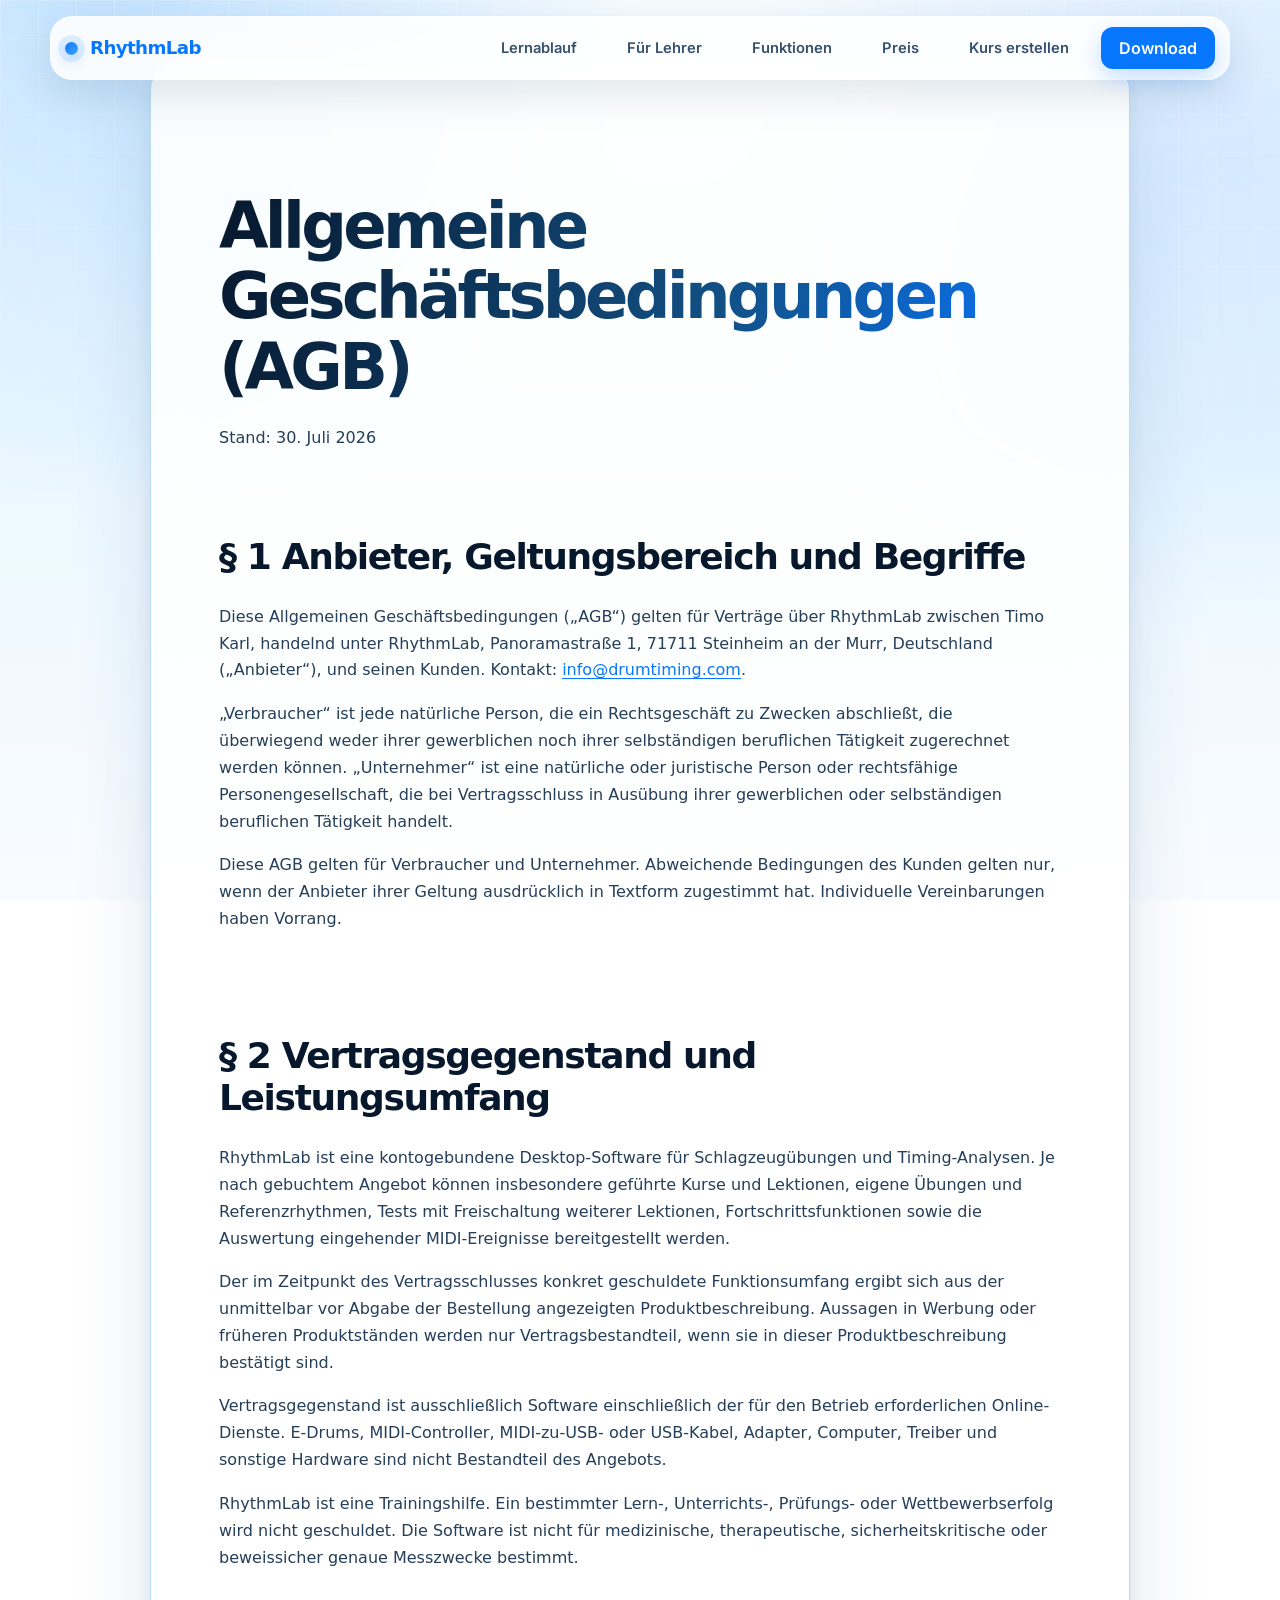
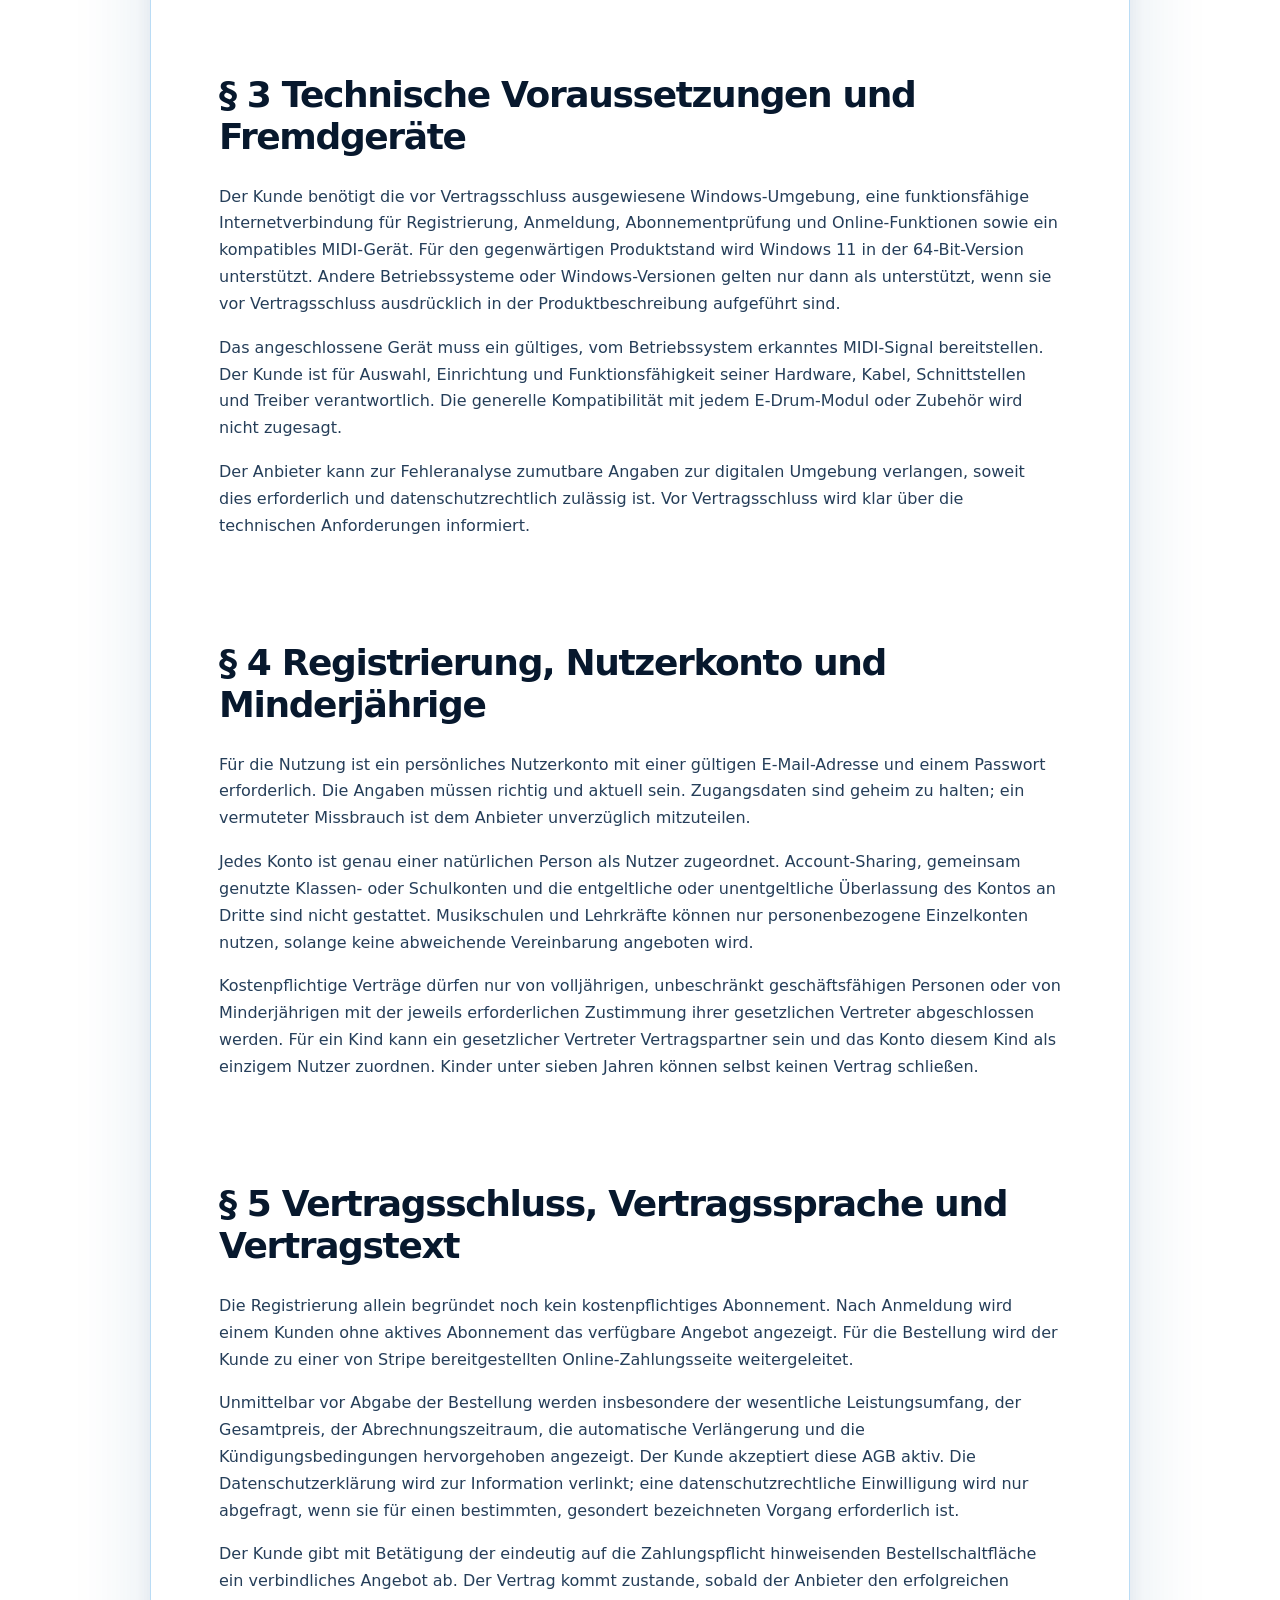
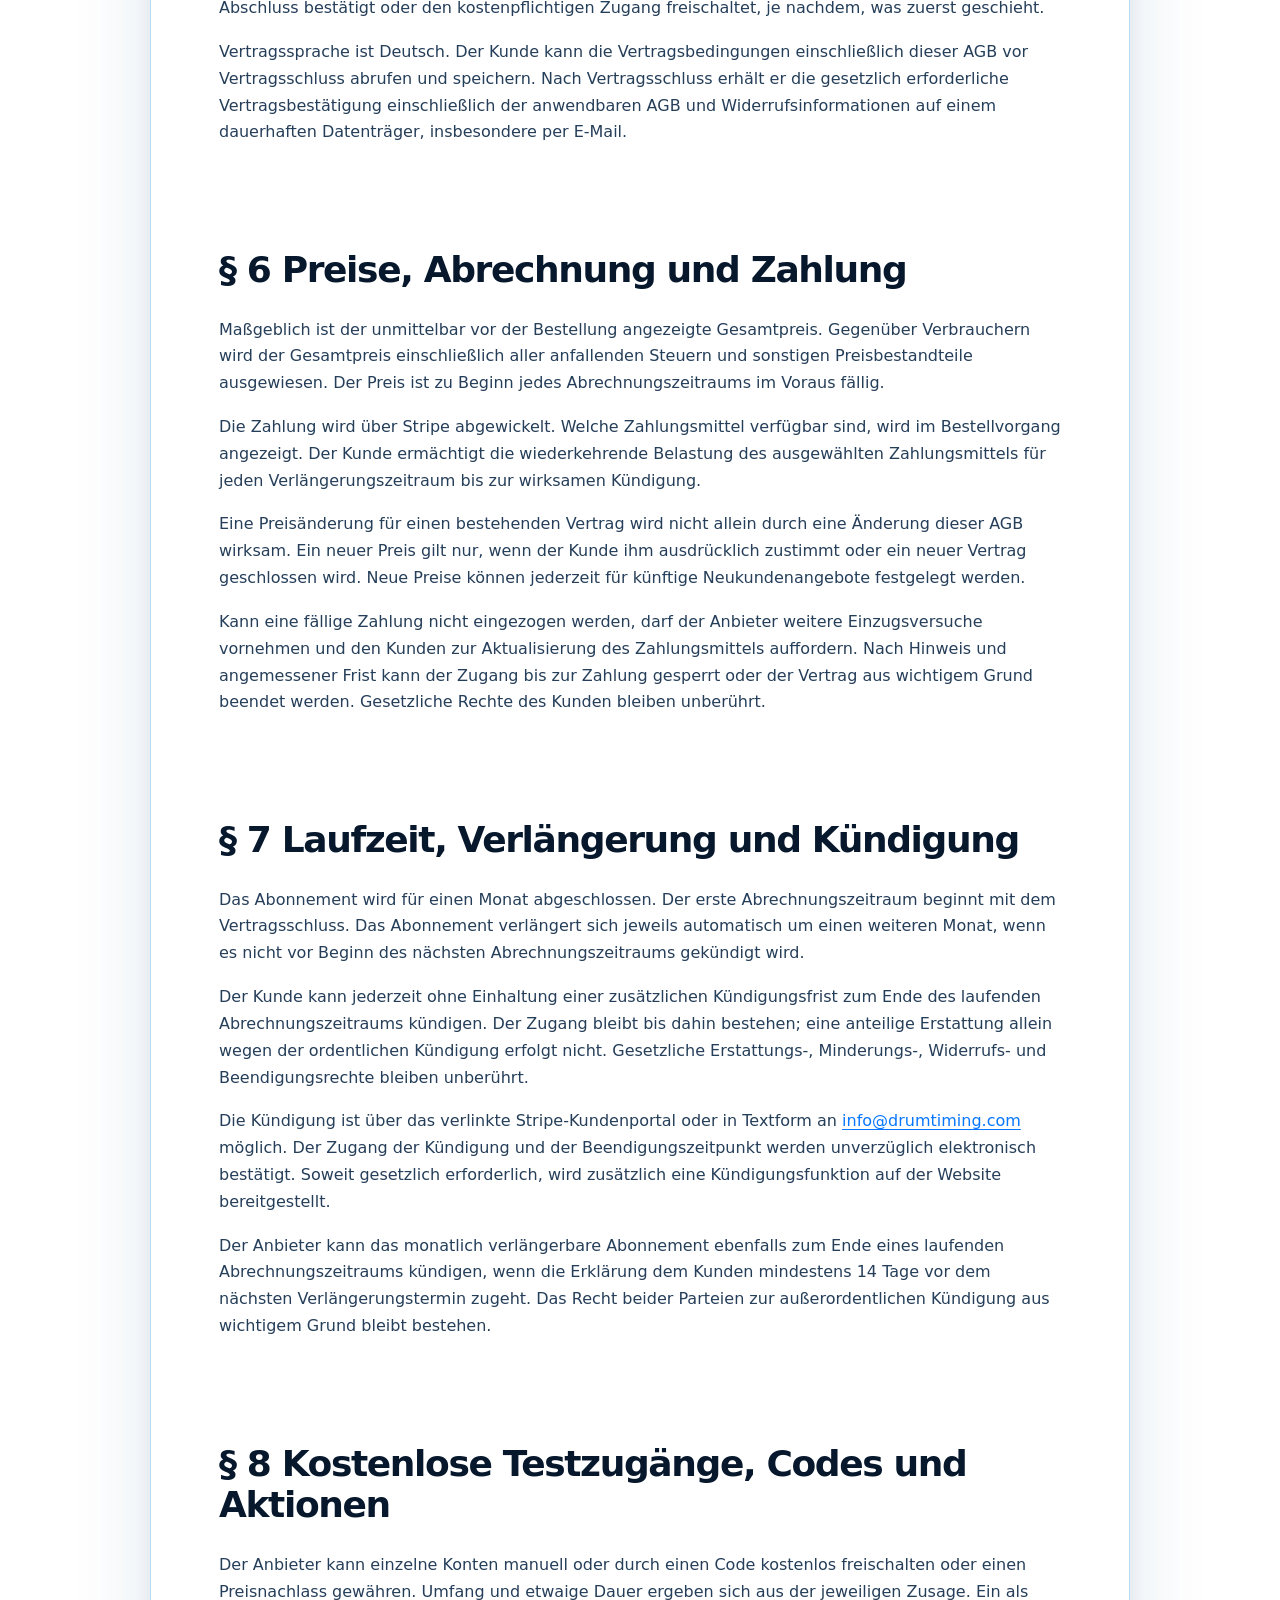
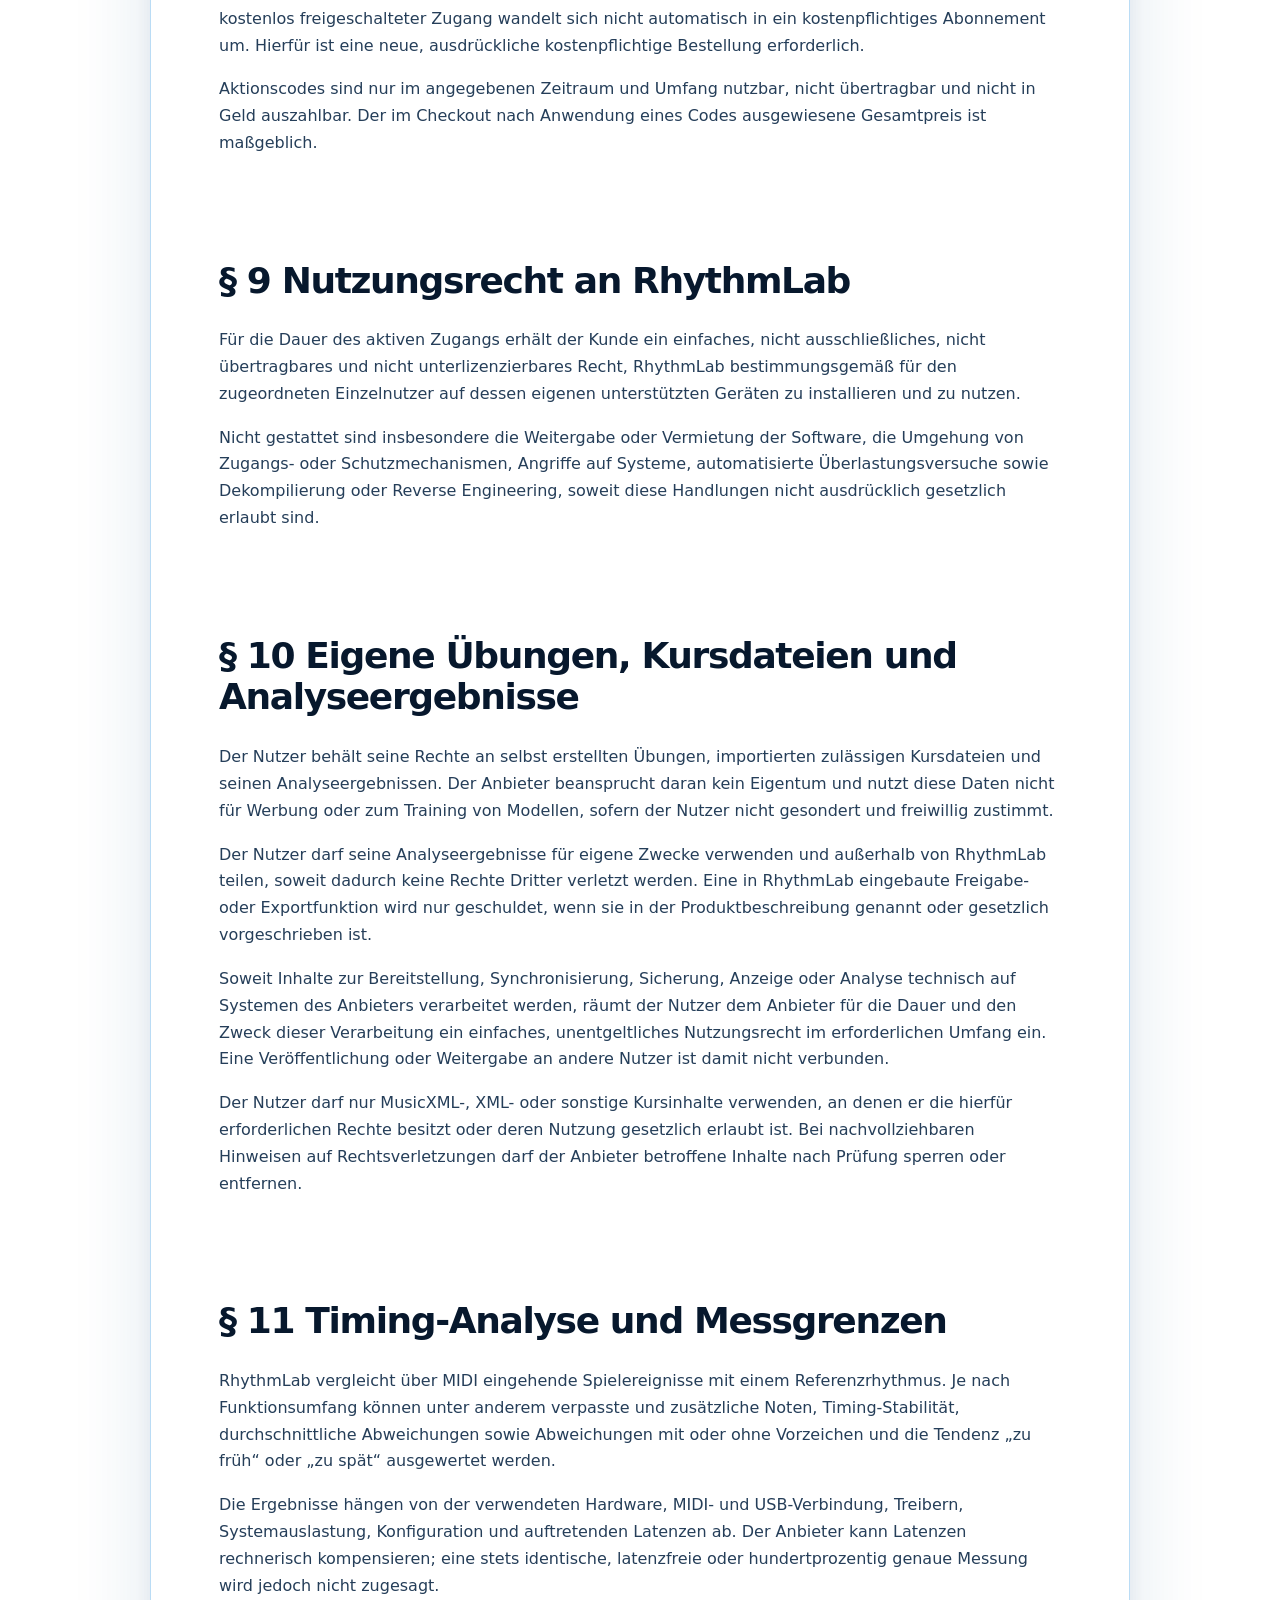
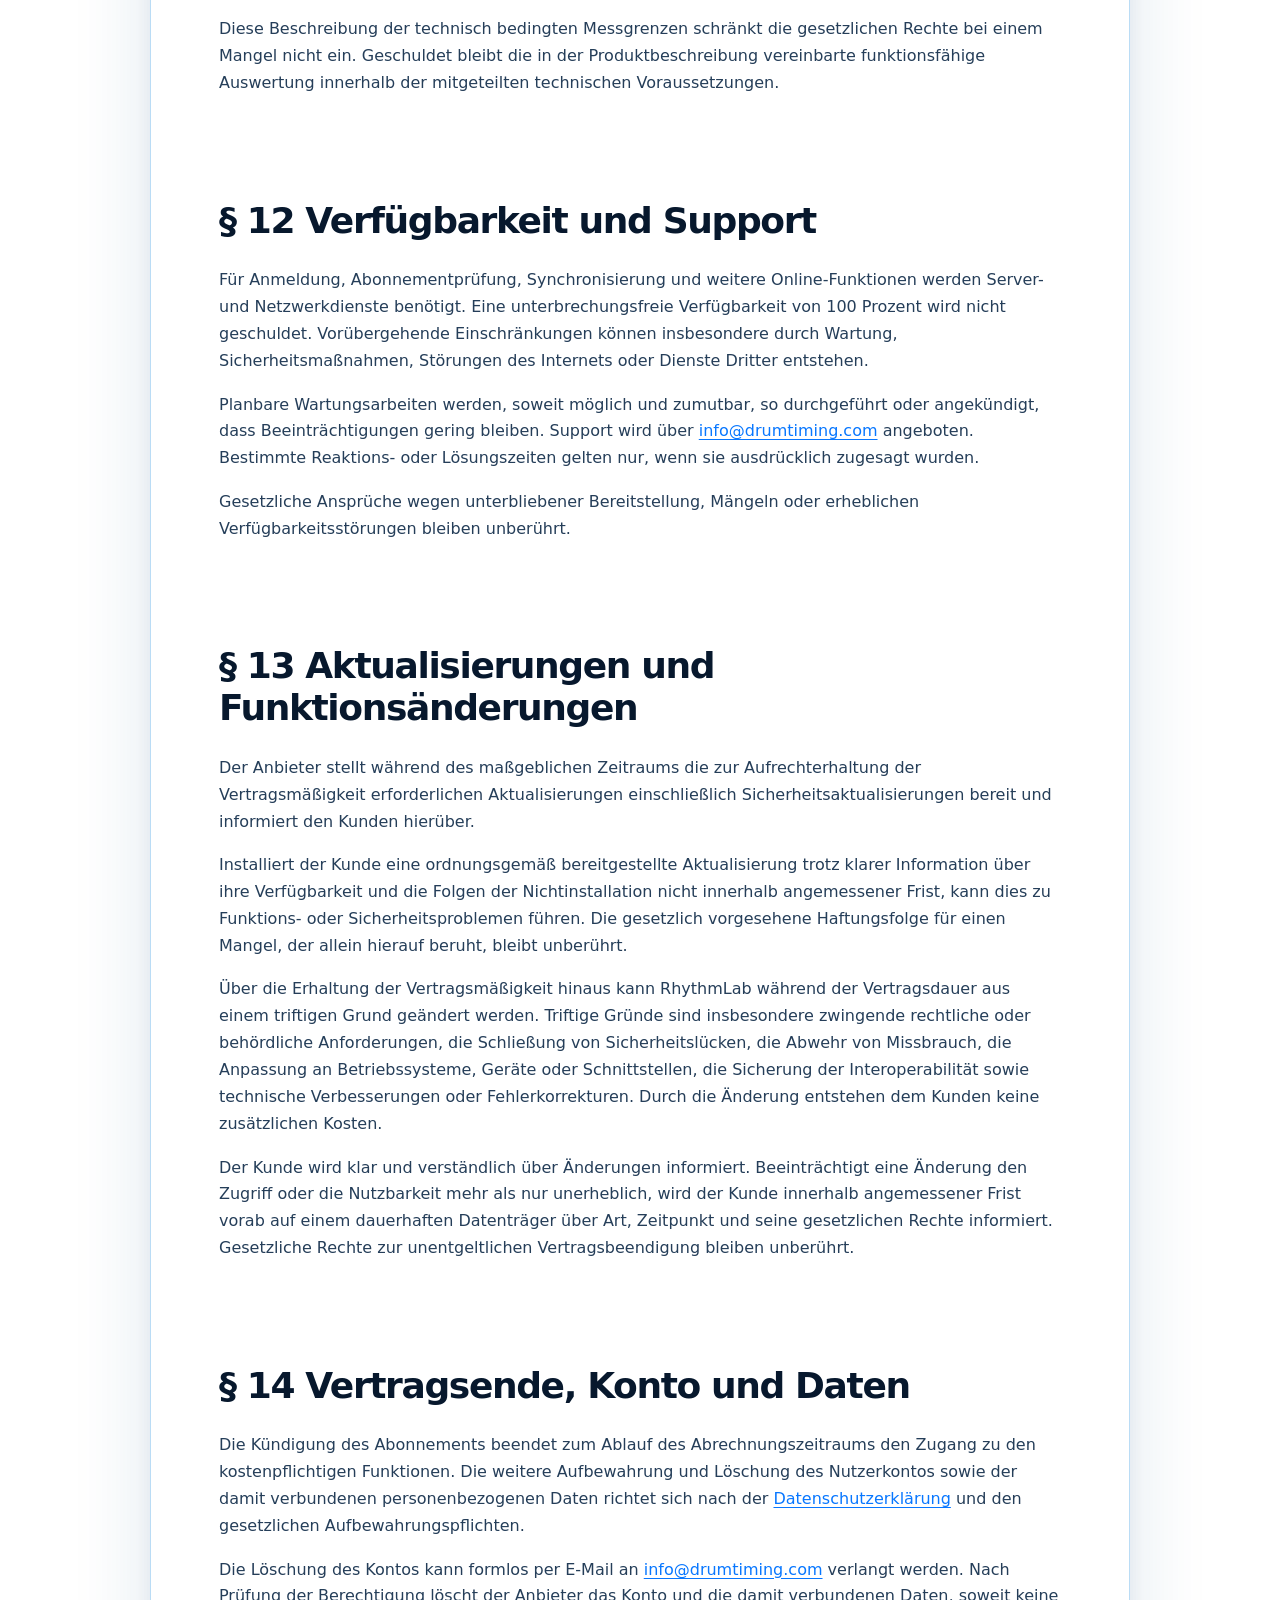
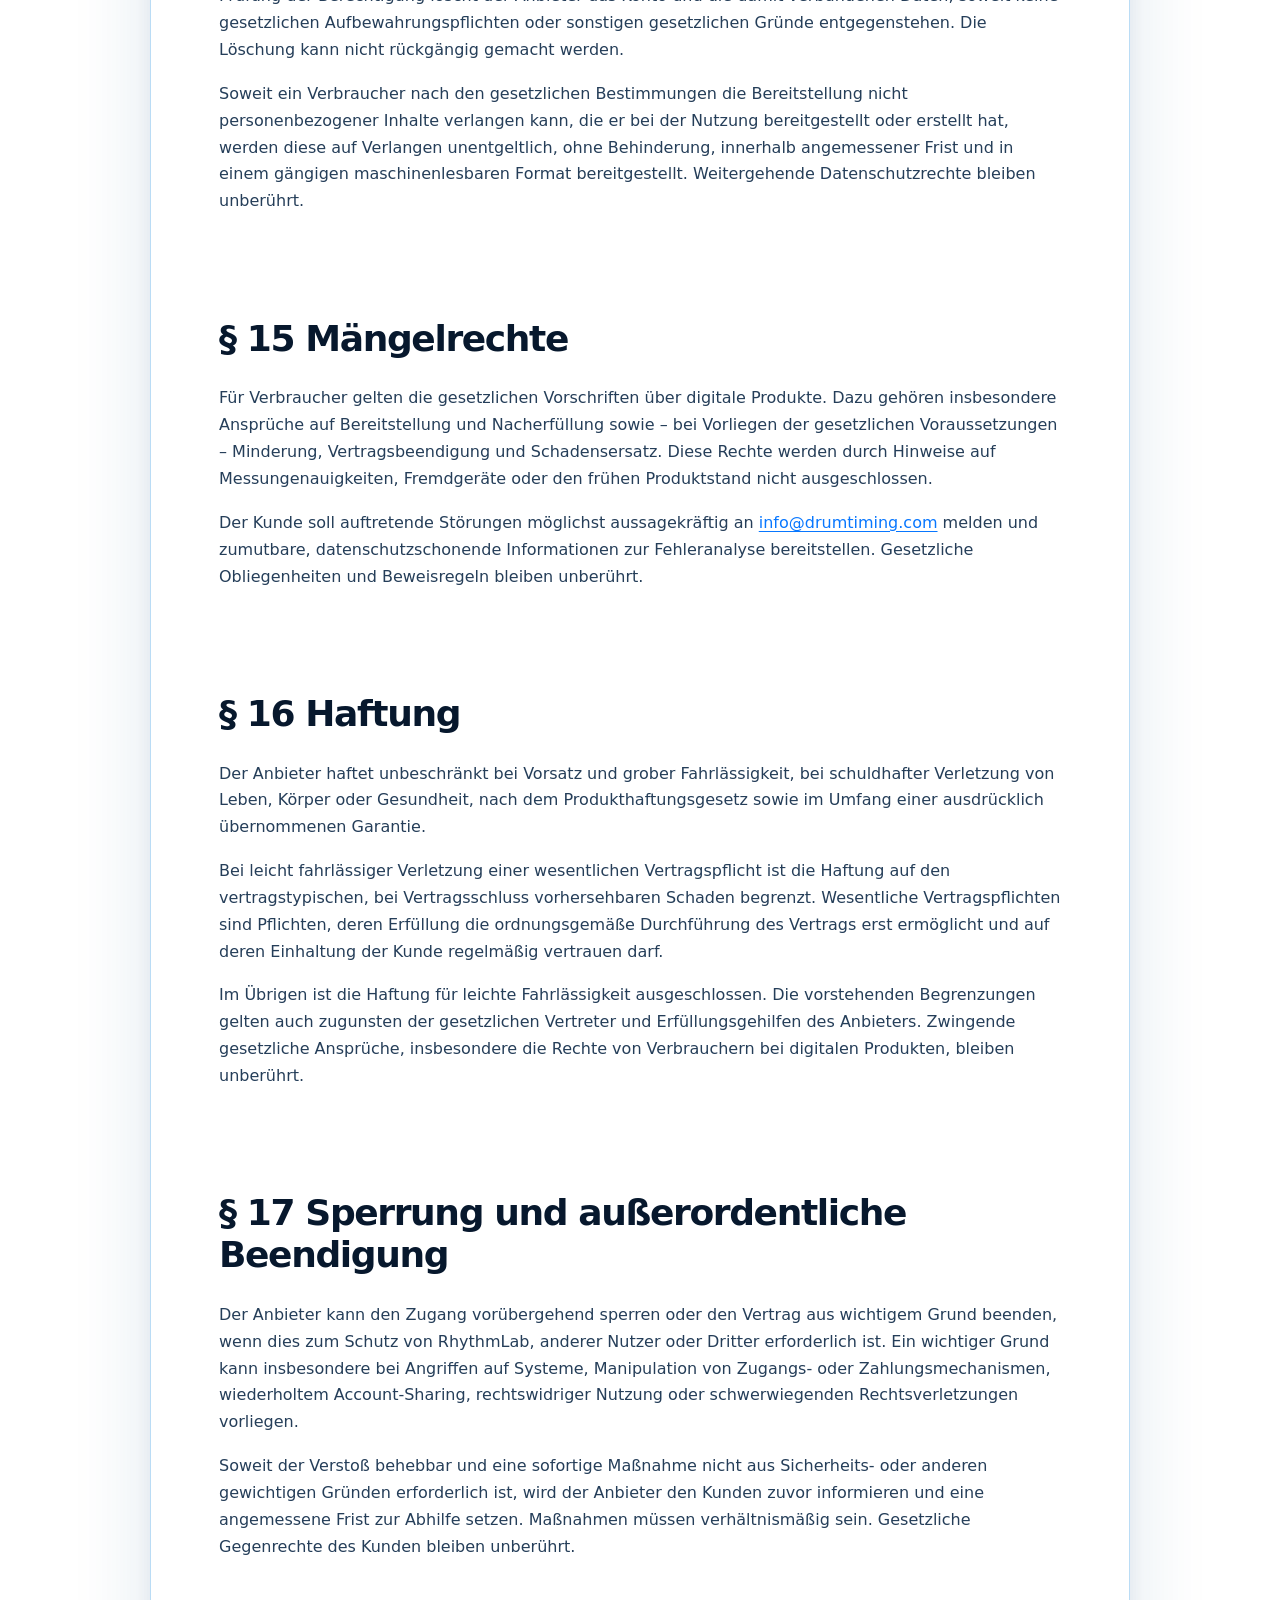
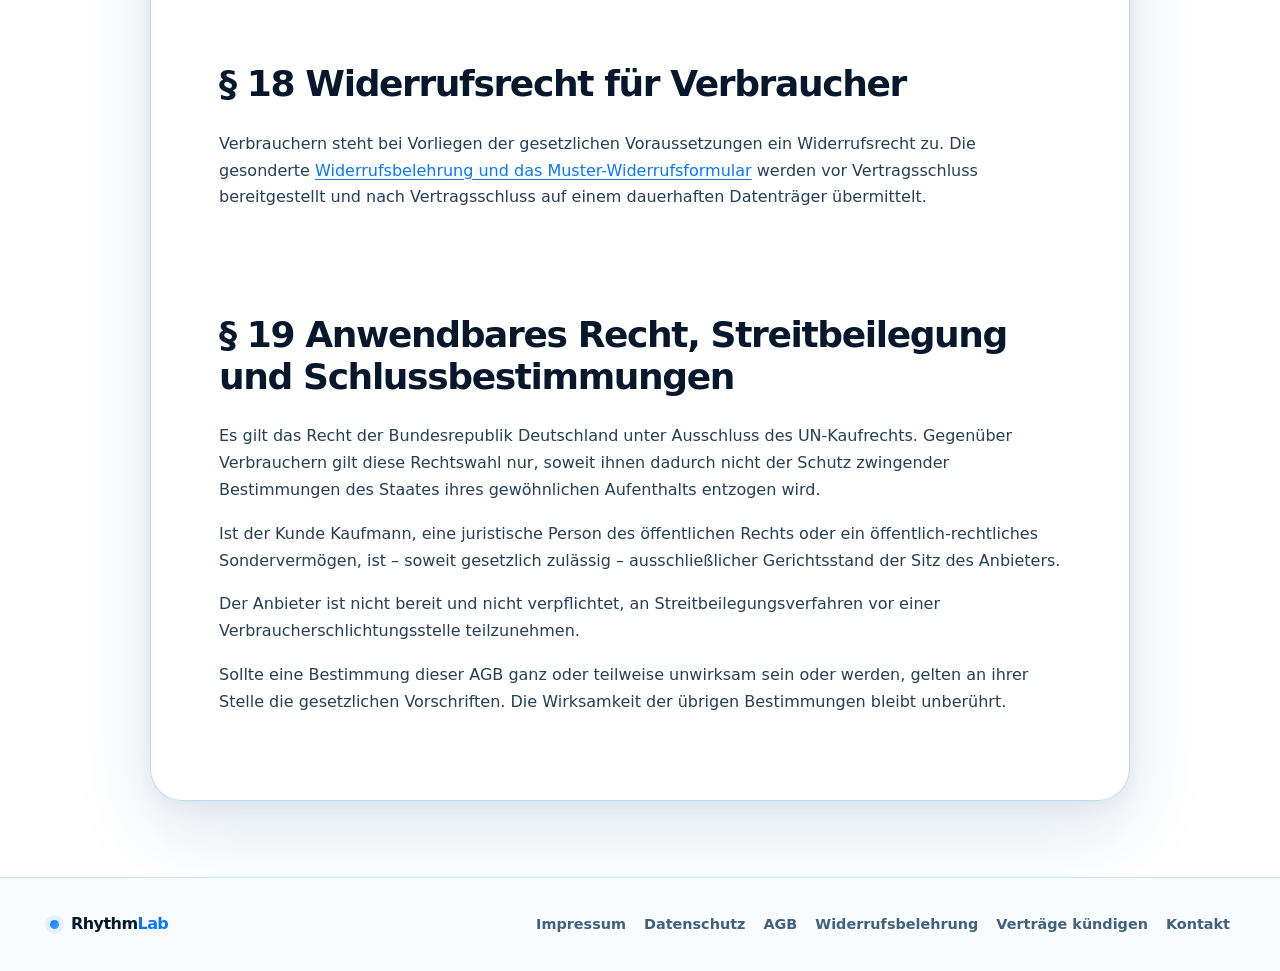
<file: agb.html>
<!DOCTYPE html>
<html lang="de">
<head>
<meta charset="UTF-8">
<meta name="viewport" content="width=device-width, initial-scale=1.0">
<title>AGB — RhythmLab</title>
<link href="fonts/fonts.css" rel="stylesheet">
<style>
/* RhythmLab Windows 11 unified design — all resources remain local. */
:root{
  --rl-blue:#0877ff;
  --rl-blue-deep:#0565dc;
  --rl-blue-soft:#42a5ff;
  --rl-ink:#07182d;
  --rl-text:#253e59;
  --rl-muted:#60758c;
  --rl-sky:#eaf7ff;
  --rl-card:rgba(255,255,255,.88);
  --rl-card-solid:#fff;
  --rl-line:#cce6f8;
  --rl-line-strong:#b4d9f3;
  --rl-green:#19a971;
  --rl-red:#dd4052;
  --rl-shadow:0 28px 80px rgba(23,82,132,.14),0 5px 20px rgba(23,82,132,.07);
  --rl-shadow-soft:0 16px 46px rgba(23,82,132,.10),0 2px 8px rgba(23,82,132,.05);
  --rl-radius-xl:32px;
  --rl-radius-lg:24px;
  --rl-radius-md:16px;
  --rl-font:"Segoe UI Variable Text","Segoe UI Variable","Segoe UI",system-ui,-apple-system,BlinkMacSystemFont,"Helvetica Neue",Arial,sans-serif;
}

html{scroll-behavior:smooth}
body.rl-secondary{
  min-height:100vh !important;
  margin:0 !important;
  padding:0 !important;
  display:flex !important;
  flex-direction:column !important;
  align-items:stretch !important;
  justify-content:flex-start !important;
  gap:0 !important;
  color:var(--rl-ink) !important;
  font-family:var(--rl-font) !important;
  font-size:16px !important;
  line-height:1.68 !important;
  background:
    radial-gradient(circle at 8% -5%,rgba(66,165,255,.30),transparent 34rem),
    radial-gradient(circle at 96% 16%,rgba(8,119,255,.13),transparent 31rem),
    linear-gradient(180deg,#f7fcff 0%,var(--rl-sky) 48%,#f9fcff 100%) !important;
  background-attachment:fixed !important;
  -webkit-font-smoothing:antialiased;
}
body.rl-secondary::before{
  content:"";
  position:fixed;
  inset:0;
  z-index:-1;
  pointer-events:none;
  opacity:.48;
  background-image:
    linear-gradient(rgba(255,255,255,.38) 1px,transparent 1px),
    linear-gradient(90deg,rgba(255,255,255,.38) 1px,transparent 1px);
  background-size:38px 38px;
  mask-image:linear-gradient(to bottom,#000,transparent 68%);
}
body.rl-secondary *,body.rl-secondary *::before,body.rl-secondary *::after{box-sizing:border-box}
body.rl-secondary .wrap{width:min(1180px,calc(100% - 48px)) !important;margin-inline:auto !important;padding:0 !important}
body.rl-secondary a{color:var(--rl-blue);text-underline-offset:3px;transition:color .18s ease,transform .18s ease,border-color .18s ease,background .18s ease}
body.rl-secondary a:hover{color:var(--rl-blue-deep)}

/* Shared Windows 11 navigation */
body.rl-secondary nav.top.rl-site-nav{
  position:sticky !important;
  inset:0 0 auto !important;
  z-index:100 !important;
  width:100% !important;
  margin:0 !important;
  padding:0 !important;
  border:0 !important;
  border-bottom:1px solid rgba(191,224,247,.90) !important;
  background:rgba(248,253,255,.78) !important;
  backdrop-filter:blur(26px) saturate(145%);
  -webkit-backdrop-filter:blur(26px) saturate(145%);
  box-shadow:0 9px 32px rgba(7,24,45,.055) !important;
}
body.rl-secondary nav.top.rl-site-nav .wrap{
  min-height:78px !important;
  display:flex !important;
  align-items:center !important;
  justify-content:space-between !important;
  gap:28px !important;
}
body.rl-secondary .brand{
  display:inline-flex !important;
  align-items:center !important;
  gap:12px !important;
  margin:0 !important;
  color:var(--rl-ink) !important;
  font-family:var(--rl-font) !important;
  font-size:1.14rem !important;
  font-weight:820 !important;
  letter-spacing:-.035em !important;
  line-height:1 !important;
  text-decoration:none !important;
  white-space:nowrap;
}
body.rl-secondary .brand-accent{color:var(--rl-blue)}
body.rl-secondary .mark{
  display:inline-block !important;
  flex:0 0 auto !important;
  width:13px !important;
  height:13px !important;
  border:0 !important;
  border-radius:50% !important;
  background:linear-gradient(135deg,var(--rl-blue),var(--rl-blue-soft)) !important;
  box-shadow:0 0 0 7px rgba(8,119,255,.10),0 5px 16px rgba(8,119,255,.32) !important;
}
body.rl-secondary nav .navlinks{display:flex;align-items:center;justify-content:center;gap:26px;margin-left:auto}
body.rl-secondary nav .navlinks a{color:#36516d;text-decoration:none;font-size:.92rem;font-weight:720;white-space:nowrap}
body.rl-secondary nav .navlinks a:hover{color:var(--rl-blue)}
body.rl-secondary .back{
  min-height:43px !important;
  margin:0 !important;
  padding:0 18px !important;
  display:inline-flex !important;
  align-items:center !important;
  gap:8px !important;
  border:1px solid var(--rl-line-strong) !important;
  border-radius:999px !important;
  color:var(--rl-ink) !important;
  background:rgba(255,255,255,.82) !important;
  box-shadow:0 7px 20px rgba(20,74,117,.075) !important;
  font-size:.92rem !important;
  font-weight:760 !important;
  line-height:1 !important;
  text-decoration:none !important;
  white-space:nowrap;
}
body.rl-secondary .back:hover{transform:translateY(-1px);border-color:#8fc8f2 !important;background:#fff !important}

/* Main surfaces and improved rhythm */
body.rl-secondary main{
  width:min(1020px,calc(100% - 48px)) !important;
  max-width:none !important;
  margin:58px auto 76px !important;
  padding:clamp(34px,5.5vw,68px) !important;
  border:1px solid rgba(181,218,245,.92) !important;
  border-radius:var(--rl-radius-xl) !important;
  color:var(--rl-ink) !important;
  background:var(--rl-card) !important;
  backdrop-filter:blur(24px) saturate(135%);
  -webkit-backdrop-filter:blur(24px) saturate(135%);
  box-shadow:var(--rl-shadow) !important;
}
body.rl-legal main{width:min(980px,calc(100% - 48px)) !important}
body.rl-legal-short main{width:min(820px,calc(100% - 48px)) !important}
body.rl-admin main{width:min(1080px,calc(100% - 48px)) !important}
body.rl-form-page:not(.rl-legal) main{width:min(840px,calc(100% - 48px)) !important}
body.rl-course-page main{width:min(1000px,calc(100% - 48px)) !important}
body.rl-secondary main>h1:first-child,
body.rl-secondary>div.card>h1{
  margin:0 0 16px !important;
  color:var(--rl-ink) !important;
  font-family:var(--rl-font) !important;
  font-size:clamp(2.25rem,5vw,4.15rem) !important;
  font-weight:830 !important;
  line-height:1.03 !important;
  letter-spacing:-.058em !important;
  background:linear-gradient(105deg,var(--rl-ink) 0%,#124f82 58%,var(--rl-blue) 100%) !important;
  -webkit-background-clip:text !important;
  background-clip:text !important;
  -webkit-text-fill-color:transparent !important;
}
body.rl-form-page main>h1:first-child{font-size:clamp(2.25rem,5vw,3.7rem) !important}
body.rl-secondary h1,body.rl-secondary h2,body.rl-secondary h3{
  color:var(--rl-ink) !important;
  font-family:var(--rl-font) !important;
  font-weight:790 !important;
  letter-spacing:-.038em !important;
  line-height:1.16 !important;
}
body.rl-secondary h2{
  margin:2.65em 0 .72em !important;
  padding-top:.2em !important;
  border-top:0 !important;
  font-size:clamp(1.55rem,3vw,2.25rem) !important;
}
body.rl-secondary main>h2:first-of-type{margin-top:2.15em !important}
body.rl-secondary h3{margin:1.5em 0 .55em !important;font-size:1.22rem !important}
body.rl-secondary p{margin:0 0 1.05em !important;color:var(--rl-text) !important;font-size:1rem !important}
body.rl-secondary p.lead,body.rl-secondary p.sub{max-width:760px;margin:0 0 32px !important;color:var(--rl-muted) !important;font-size:1.08rem !important;line-height:1.65 !important}
body.rl-secondary strong{color:var(--rl-ink) !important}
body.rl-secondary ul,body.rl-secondary ol{margin:0 0 1.25em !important;padding-left:1.35rem !important}
body.rl-secondary li{padding:.18em 0;color:var(--rl-text) !important}
body.rl-secondary hr{margin:36px 0 !important;border:0 !important;border-top:1px solid var(--rl-line) !important}
body.rl-secondary code{padding:.16em .45em;border:1px solid var(--rl-line);border-radius:7px;color:#0753aa;background:#eef8ff;font-family:ui-monospace,SFMono-Regular,Consolas,monospace}
body.rl-secondary dl{display:grid !important;grid-template-columns:minmax(185px,.72fr) minmax(0,1fr) !important;gap:10px 24px !important;margin:18px 0 !important}
body.rl-secondary dt{color:var(--rl-muted) !important;font-weight:690 !important}
body.rl-secondary dd{margin:0 !important;color:var(--rl-ink) !important;font-weight:680 !important}

/* Cards and content modules */
body.rl-secondary .card,
body.rl-secondary .block,
body.rl-secondary .withdraw-card,
body.rl-secondary .confirmation,
body.rl-secondary .form,
body.rl-secondary .key-card,
body.rl-secondary .contract-details,
body.rl-secondary .index,
body.rl-secondary .seal,
body.rl-secondary .item{
  border:1px solid rgba(183,219,245,.96) !important;
  border-radius:var(--rl-radius-lg) !important;
  color:var(--rl-ink) !important;
  background:rgba(255,255,255,.86) !important;
  box-shadow:var(--rl-shadow-soft) !important;
}
body.rl-secondary .card,
body.rl-secondary .block,
body.rl-secondary .withdraw-card,
body.rl-secondary .confirmation,
body.rl-secondary .form,
body.rl-secondary .key-card,
body.rl-secondary .contract-details{
  margin:26px 0 !important;
  padding:clamp(22px,4vw,36px) !important;
}
body.rl-secondary .card h2:first-child,body.rl-secondary .block h2:first-child{margin-top:0 !important;padding-top:0 !important}
body.rl-secondary .confirmation{border-color:rgba(25,169,113,.42) !important;background:linear-gradient(135deg,rgba(237,255,247,.96),rgba(255,255,255,.93)) !important}
body.rl-secondary .index{margin:30px 0 42px !important;padding:24px 28px !important}
body.rl-secondary .index-link{display:block;padding:8px 0 !important;color:#244968 !important;text-decoration:none !important;font-weight:690 !important}
body.rl-secondary .index-link:hover{color:var(--rl-blue) !important;transform:translateX(3px)}
body.rl-secondary .glossary dt{color:var(--rl-ink) !important;font-weight:800 !important}
body.rl-secondary .seal{margin-top:44px !important;padding:24px 28px !important}
body.rl-secondary .hint{
  margin:18px 0 !important;
  padding:16px 18px !important;
  border:0 !important;
  border-left:4px solid var(--rl-blue) !important;
  border-radius:0 var(--rl-radius-md) var(--rl-radius-md) 0 !important;
  color:var(--rl-muted) !important;
  background:#eff8ff !important;
}

/* Forms */
body.rl-secondary form{margin-top:20px}
body.rl-secondary .field{display:grid !important;gap:9px !important;margin:0 0 20px !important}
body.rl-secondary label{display:block !important;margin:0 !important;color:var(--rl-ink) !important;font-size:.94rem !important;font-weight:730 !important}
body.rl-secondary input:not([type="checkbox"]):not([type="radio"]),
body.rl-secondary textarea,
body.rl-secondary select{
  width:100% !important;
  min-width:0 !important;
  min-height:50px !important;
  margin:0 !important;
  padding:13px 15px !important;
  border:1px solid var(--rl-line-strong) !important;
  border-radius:14px !important;
  outline:0 !important;
  color:var(--rl-ink) !important;
  background:rgba(255,255,255,.94) !important;
  box-shadow:inset 0 1px 2px rgba(7,24,45,.035) !important;
  font:inherit !important;
  transition:border-color .18s ease,box-shadow .18s ease,transform .18s ease !important;
}
body.rl-secondary textarea{min-height:126px !important;resize:vertical !important}
body.rl-secondary input:focus,body.rl-secondary textarea:focus,body.rl-secondary select:focus{border-color:var(--rl-blue) !important;box-shadow:0 0 0 4px rgba(8,119,255,.13) !important}
body.rl-secondary input[type="checkbox"],body.rl-secondary input[type="radio"]{accent-color:var(--rl-blue)}
body.rl-secondary button,
body.rl-secondary .btn,
body.rl-secondary .action,
body.rl-secondary .add-lesson{
  width:auto !important;
  min-height:48px !important;
  margin:0 !important;
  padding:12px 21px !important;
  display:inline-flex !important;
  align-items:center !important;
  justify-content:center !important;
  gap:8px !important;
  border:1px solid transparent !important;
  border-radius:999px !important;
  color:#fff !important;
  background:linear-gradient(135deg,var(--rl-blue),var(--rl-blue-deep)) !important;
  box-shadow:0 11px 26px rgba(8,119,255,.23) !important;
  font:750 .98rem/1 var(--rl-font) !important;
  text-decoration:none !important;
  cursor:pointer !important;
  transition:transform .18s ease,box-shadow .18s ease,filter .18s ease !important;
}
body.rl-secondary button:hover,body.rl-secondary .btn:hover,body.rl-secondary .action:hover,body.rl-secondary .add-lesson:hover{transform:translateY(-2px);filter:saturate(1.08);box-shadow:0 16px 32px rgba(8,119,255,.28) !important}
body.rl-secondary button:disabled{opacity:.55 !important;cursor:not-allowed !important;transform:none !important}
body.rl-secondary button.secondary,body.rl-secondary .secondary{
  color:var(--rl-ink) !important;
  border-color:var(--rl-line-strong) !important;
  background:rgba(255,255,255,.94) !important;
  box-shadow:0 8px 20px rgba(24,81,126,.08) !important;
}
body.rl-secondary button.danger,body.rl-secondary .danger{color:#fff !important;background:linear-gradient(135deg,#ef5363,#cf3044) !important;box-shadow:0 11px 26px rgba(207,48,68,.21) !important}
body.rl-secondary .small{min-height:39px !important;padding:9px 15px !important;font-size:.88rem !important}
body.rl-secondary .form-status,body.rl-secondary .status,body.rl-secondary .status-line,body.rl-secondary .result{min-height:1.5em;margin:16px 0 0 !important;color:var(--rl-muted) !important;font-size:.93rem !important;font-weight:700 !important}
body.rl-secondary .ok{color:#0d8c5b !important}body.rl-secondary .err,body.rl-secondary .error{color:#c72f43 !important}

/* Cancellation / withdrawal */
body.rl-secondary .step-indicator{display:flex !important;gap:11px !important;flex-wrap:wrap !important;margin:30px 0 !important;font-family:var(--rl-font) !important}
body.rl-secondary .step-indicator span{padding:10px 16px !important;border:1px solid var(--rl-line) !important;border-radius:999px !important;color:var(--rl-muted) !important;background:rgba(255,255,255,.72) !important;font-size:.9rem !important;font-weight:720 !important}
body.rl-secondary .step-indicator .active{color:#fff !important;border-color:transparent !important;background:linear-gradient(135deg,var(--rl-blue),var(--rl-blue-soft)) !important;box-shadow:0 9px 22px rgba(8,119,255,.22) !important}
body.rl-secondary .card button:not(.small),body.rl-secondary .withdraw-card button:not(.small){margin-top:4px !important}
body.rl-secondary .card button+button,body.rl-secondary .withdraw-card button+button{margin-left:10px !important}
body.rl-secondary .line{display:inline-block;min-width:180px;border-bottom:1px solid #7d93aa}

/* Course builder */
body.rl-course-page .block{margin-top:30px !important}
body.rl-secondary .lesson-card{
  position:relative !important;
  margin:20px 0 !important;
  padding:26px !important;
  border:1px solid #c5e1f6 !important;
  border-radius:22px !important;
  background:linear-gradient(145deg,rgba(255,255,255,.96),rgba(238,248,255,.91)) !important;
  box-shadow:0 12px 34px rgba(24,81,126,.09) !important;
}
body.rl-secondary .lesson-card h3{margin-top:0 !important}
body.rl-secondary .lesson-card .remove-lesson{background:linear-gradient(135deg,#ef5363,#cf3044) !important}
body.rl-secondary .footer-actions{display:flex !important;align-items:center !important;gap:16px !important;flex-wrap:wrap !important;margin-top:32px !important}

/* Admin */
body.rl-admin .key-card{display:grid !important;grid-template-columns:minmax(220px,1fr) auto auto !important;align-items:center !important;gap:16px !important}
body.rl-admin .key-card label{display:flex !important;align-items:center !important;gap:8px !important;white-space:nowrap !important}
body.rl-admin #list{display:grid !important;gap:18px !important;margin-top:24px !important}
body.rl-admin .item{margin:0 !important;padding:24px !important}
body.rl-admin .top-row{display:flex !important;justify-content:space-between !important;gap:18px !important;align-items:flex-start !important;margin:0 0 12px !important}
body.rl-admin .name{color:var(--rl-ink) !important;font-size:1.02rem !important;font-weight:800 !important}
body.rl-admin .email,body.rl-admin .date{color:var(--rl-muted) !important}
body.rl-admin .meta,body.rl-admin .message{margin:13px 0 !important;padding:14px 16px !important;border-radius:14px !important;color:#34516d !important;background:#eff8ff !important}
body.rl-admin .actions{display:flex !important;gap:11px !important;align-items:center !important;flex-wrap:wrap !important;margin-top:17px !important}
body.rl-admin .badge{padding:5px 10px !important;border-radius:999px !important;color:#a65d00 !important;background:#fff2d9 !important;font-weight:800 !important}
body.rl-admin .empty{padding:34px !important;border:1px dashed #9eccec !important;border-radius:20px !important;text-align:center !important;color:var(--rl-muted) !important;background:rgba(255,255,255,.72) !important}

/* Compact success/cancel/password pages */
body.rl-compact>div.card{
  width:min(650px,calc(100% - 48px)) !important;
  max-width:none !important;
  margin:72px auto 42px !important;
  padding:clamp(34px,6vw,58px) !important;
  text-align:center !important;
}
body.rl-compact>div.card h1{font-size:clamp(2.15rem,5vw,3.45rem) !important}
body.rl-compact>div.card p{max-width:510px;margin-left:auto !important;margin-right:auto !important}
body.rl-compact>div.card .field{text-align:left !important}
body.rl-compact>div.card .icon,body.rl-compact>div.card .check{
  width:70px !important;
  height:70px !important;
  margin:0 auto 24px !important;
  display:grid !important;
  place-items:center !important;
  border-radius:22px !important;
  color:var(--rl-blue) !important;
  background:linear-gradient(135deg,#eef9ff,#d6eeff) !important;
  box-shadow:0 12px 28px rgba(8,119,255,.14) !important;
  font-size:2rem !important;
}
body.rl-compact>div.card .check{color:var(--rl-green) !important;background:linear-gradient(135deg,#ecfff6,#d9f8eb) !important}
body.rl-compact>div.card button{width:100% !important;margin-top:4px !important}

/* Shared footer */
body.rl-secondary footer.rl-site-footer{
  width:100% !important;
  max-width:none !important;
  margin:auto 0 0 !important;
  padding:34px 0 !important;
  display:block !important;
  border:0 !important;
  border-top:1px solid rgba(191,224,247,.82) !important;
  color:#637a92 !important;
  background:rgba(248,252,255,.76) !important;
  backdrop-filter:blur(18px);
  -webkit-backdrop-filter:blur(18px);
  text-align:left !important;
}
body.rl-secondary footer .wrap{display:flex !important;align-items:center !important;justify-content:space-between !important;gap:24px !important;flex-wrap:wrap !important}
body.rl-secondary footer .footer-brand{font-size:1rem !important}
body.rl-secondary footer .mark{width:9px !important;height:9px !important;box-shadow:0 0 0 5px rgba(8,119,255,.09) !important}
body.rl-secondary footer .legal{display:flex !important;align-items:center !important;justify-content:flex-end !important;gap:18px !important;flex-wrap:wrap !important}
body.rl-secondary footer a{color:#42617e !important;font-size:.9rem !important;font-weight:680 !important;text-decoration:none !important}
body.rl-secondary footer a:hover{color:var(--rl-blue) !important}

/* Reference index refinements: more consistent spacing and cards. */
body.rl-index{font-family:var(--rl-font)}
body.rl-index .nav{padding-left:clamp(20px,4vw,58px) !important;padding-right:clamp(20px,4vw,58px) !important;min-height:78px !important;gap:24px !important}
body.rl-index .nav .navlinks{gap:clamp(16px,2vw,30px) !important}
body.rl-index .hero{padding-top:110px !important;padding-bottom:92px !important}
body.rl-index section:not(.hero){padding-top:clamp(88px,9vw,132px) !important;padding-bottom:clamp(88px,9vw,132px) !important}
body.rl-index section+section{border-top-color:rgba(204,230,248,.58) !important}
body.rl-index .section-head{margin-bottom:clamp(36px,5vw,56px) !important}
body.rl-index .section-head .sub{max-width:680px !important;line-height:1.65 !important}
body.rl-index .feature-card,body.rl-index .flow-card,body.rl-index .teacher-card,body.rl-index .price-card{border-radius:26px !important;box-shadow:var(--rl-shadow-soft) !important}
body.rl-index .functional-download{position:relative;overflow:hidden}
body.rl-index .functional-download::before{content:"";position:absolute;inset:auto -12% -35% 45%;height:430px;border-radius:50%;background:radial-gradient(circle,rgba(66,165,255,.22),transparent 66%);pointer-events:none}
body.rl-index .functional-download .download-shell{position:relative;display:grid;grid-template-columns:minmax(0,1.15fr) minmax(260px,.85fr);gap:28px;align-items:stretch;margin-top:38px}
body.rl-index .functional-download .download-card,body.rl-index .functional-download .link-card{padding:34px;border:1px solid #c9e5f8;border-radius:28px;background:rgba(255,255,255,.90);box-shadow:0 22px 60px rgba(24,81,126,.12)}
body.rl-index .functional-download .download-card{display:flex;flex-direction:column;align-items:flex-start;justify-content:center;min-height:260px}
body.rl-index .functional-download .download-card .os-pill{display:inline-flex;padding:8px 13px;border-radius:999px;color:#0862c6;background:#e5f3ff;font-weight:800}
body.rl-index .functional-download .download-card h3{margin:20px 0 10px;font-size:2rem}
body.rl-index .functional-download .download-card p{margin:0 0 24px;color:#5e718a;line-height:1.65}
body.rl-index .functional-download .link-card{display:grid;align-content:center;gap:14px}
body.rl-index .functional-download .link-card a{display:flex;justify-content:space-between;gap:15px;padding:17px 18px;border:1px solid #d2e9fa;border-radius:16px;background:#f7fbff;color:#163d63;text-decoration:none;font-weight:800}
body.rl-index .functional-download .link-card a:hover{border-color:#91cafa;transform:translateY(-1px)}
body.rl-index footer .legal{display:flex;gap:16px;align-items:center;flex-wrap:wrap}
body.rl-index footer .legal a{color:#d9ecff;text-decoration:none;font-size:.92rem}
body.rl-index footer .legal a:hover{color:#fff}

@media (max-width:960px){
  body.rl-secondary nav .navlinks{display:none}
  body.rl-index .nav .navlinks{display:none !important}
}
@media (max-width:760px){
  body.rl-secondary .wrap,body.rl-secondary main{width:min(100% - 24px,1020px) !important}
  body.rl-secondary nav.top.rl-site-nav .wrap{min-height:68px !important;gap:14px !important}
  body.rl-secondary .back{min-height:40px !important;padding:0 13px !important;font-size:.86rem !important}
  body.rl-secondary main{margin:28px auto 48px !important;padding:30px 21px !important;border-radius:24px !important}
  body.rl-secondary main>h1:first-child{font-size:clamp(2rem,10vw,3.15rem) !important}
  body.rl-secondary h2{margin-top:2.2em !important}
  body.rl-secondary dl{grid-template-columns:1fr !important;gap:3px 0 !important}
  body.rl-secondary dd{margin-bottom:12px !important}
  body.rl-secondary .key-card{grid-template-columns:1fr !important}
  body.rl-admin .top-row{display:block !important}
  body.rl-secondary .card button+button,body.rl-secondary .withdraw-card button+button{margin:10px 0 0 !important}
  body.rl-secondary .card button,body.rl-secondary .withdraw-card button{width:100% !important}
  body.rl-compact>div.card{width:min(100% - 24px,650px) !important;margin:28px auto 30px !important;padding:32px 22px !important}
  body.rl-secondary footer .wrap{align-items:flex-start !important;flex-direction:column !important}
  body.rl-secondary footer .legal{justify-content:flex-start !important;gap:13px 17px !important}
  body.rl-index .nav{min-height:68px !important}
  body.rl-index .nav .actions .btn-secondary{display:none !important}
  body.rl-index .hero{padding-top:86px !important;padding-bottom:68px !important}
  body.rl-index section:not(.hero){padding-top:76px !important;padding-bottom:76px !important}
  body.rl-index .functional-download .download-shell{grid-template-columns:1fr}
  body.rl-index .functional-download .download-card,body.rl-index .functional-download .link-card{padding:25px;border-radius:22px}
}
@media (prefers-reduced-motion:reduce){html{scroll-behavior:auto}*,*::before,*::after{animation-duration:.01ms!important;animation-iteration-count:1!important;transition-duration:.01ms!important}}
@media print{
  body.rl-secondary{display:block !important;background:#fff !important}
  body.rl-secondary::before,body.rl-secondary nav.top,body.rl-secondary footer{display:none !important}
  body.rl-secondary main{width:100% !important;margin:0 !important;padding:0 !important;border:0 !important;box-shadow:none !important;background:#fff !important}
}


/* Seitenspezifische Korrektur für die AGB-Seite */
body.rl-win11.rl-secondary.rl-legal main > h1:first-child {
  line-height: 1.10 !important;
  padding-bottom: 0.10em !important;
  overflow: visible !important;
}
body.rl-win11.rl-secondary.rl-legal main > h1:first-child + p {
  margin-top: 0.15rem !important;
}


/* Einheitliche RhythmLab-Hauptnavigation wie auf der Startseite */
body.rl-win11 {
  padding-top: 0;
}

nav.nav {
  position: fixed;
  z-index: 1000;
  top: 16px;
  left: 50%;
  transform: translateX(-50%);
  width: min(1180px, calc(100% - 30px));
  min-height: 64px;
  display: grid;
  grid-template-columns: auto minmax(0, 1fr) auto;
  align-items: center;
  column-gap: 20px;
  padding: 10px 14px;
  border: 1px solid rgba(255,255,255,.72);
  border-radius: 22px;
  background: rgba(255,255,255,.88);
  backdrop-filter: blur(18px);
  -webkit-backdrop-filter: blur(18px);
  box-shadow: 0 14px 40px rgba(13,57,93,.12);
  font-family: "Inter", ui-sans-serif, system-ui, -apple-system,
    BlinkMacSystemFont, "Segoe UI", sans-serif;
}

nav.nav a {
  text-decoration: none !important;
}

nav.nav .brand {
  display: inline-flex;
  align-items: center;
  min-height: 42px;
  padding: 0 4px;
  border-radius: 11px;
  color: #07182d;
  font-size: 1.22rem;
  font-weight: 900;
  letter-spacing: -.04em;
  line-height: 1;
  white-space: nowrap;
}

nav.nav .brand span {
  color: #0877ff;
}

nav.nav .navlinks {
  display: flex;
  align-items: center;
  justify-content: flex-end;
  gap: 3px;
  min-width: 0;
  height: 42px;
  margin: 0;
}

nav.nav .navlinks > a {
  position: relative;
  display: inline-flex;
  align-items: center;
  justify-content: center;
  height: 42px;
  padding: 0 12px;
  border-radius: 11px;
  color: #3d536c;
  font-size: .92rem;
  font-weight: 800;
  line-height: 1;
  white-space: nowrap;
  transition:
    color .2s ease,
    background-color .2s ease,
    transform .2s ease;
}

nav.nav .navlinks > a:hover {
  color: #0877ff;
  background: #eef7ff;
}

nav.nav .nav-actions {
  display: flex;
  align-items: center;
  justify-content: flex-end;
  min-height: 42px;
}

nav.nav .nav-download {
  display: inline-flex;
  align-items: center;
  justify-content: center;
  min-width: 112px;
  height: 42px;
  padding: 0 18px;
  border-radius: 12px;
  background: #0877ff;
  color: #fff;
  font-weight: 900;
  line-height: 1;
  white-space: nowrap;
  box-shadow: 0 9px 22px rgba(8,119,255,.22);
  transition:
    background-color .2s ease,
    transform .2s ease,
    box-shadow .2s ease;
}

nav.nav .nav-download:hover {
  background: #006be8;
  transform: translateY(-1px);
}

nav.nav .nav-current {
  display: none;
  min-width: 0;
  overflow: hidden;
  color: #4f6580;
  font-size: .86rem;
  font-weight: 800;
  text-align: center;
  text-overflow: ellipsis;
  white-space: nowrap;
}

/* Genügend Abstand für die schwebende Navigation */
body.rl-win11.rl-secondary:not(.rl-status-page) main {
  padding-top: 132px !important;
}

body.rl-win11.rl-status-page {
  padding-top: 104px !important;
}

@media (max-width: 1080px) {
  nav.nav {
    column-gap: 12px;
  }

  nav.nav .navlinks > a {
    padding: 0 9px;
    font-size: .86rem;
  }
}

@media (max-width: 900px) {
  nav.nav {
    grid-template-columns: auto minmax(0, 1fr) auto;
  }

  nav.nav .navlinks {
    display: none !important;
  }

  nav.nav .nav-current {
    display: block;
  }
}

@media (max-width: 480px) {
  nav.nav {
    top: 8px;
    width: calc(100% - 16px);
    column-gap: 8px;
    padding: 8px 10px;
  }

  nav.nav .brand {
    font-size: 1.05rem;
  }

  nav.nav .nav-current {
    font-size: .78rem;
  }

  nav.nav .nav-download {
    min-width: 96px;
    height: 40px;
    padding: 0 13px;
    font-size: .88rem;
  }

  body.rl-win11.rl-secondary:not(.rl-status-page) main {
    padding-top: 112px !important;
  }

  body.rl-win11.rl-status-page {
    padding-top: 88px !important;
  }
}





/* RhythmLab-Logo exakt wie in der Referenzdatei */
nav.nav > .brand,
nav.top.rl-site-nav .brand {
  display: inline-flex !important;
  align-items: center !important;
  gap: 12px !important;
  margin: 0 !important;
  padding: 0 !important;
  color: var(--rl-ink, #07182d) !important;
  font-family: var(
    --rl-font,
    "Segoe UI Variable Text",
    "Segoe UI Variable",
    "Segoe UI",
    system-ui,
    -apple-system,
    BlinkMacSystemFont,
    "Helvetica Neue",
    Arial,
    sans-serif
  ) !important;
  font-size: 1.14rem !important;
  font-weight: 820 !important;
  letter-spacing: -.035em !important;
  line-height: 1 !important;
  text-decoration: none !important;
  white-space: nowrap !important;
  border: 0 !important;
  border-radius: 0 !important;
  background: transparent !important;
  box-shadow: none !important;
  transform: none !important;
}

nav.nav > .brand:hover,
nav.nav > .brand:focus-visible,
nav.top.rl-site-nav .brand:hover,
nav.top.rl-site-nav .brand:focus-visible {
  color: var(--rl-ink, #07182d) !important;
  background: transparent !important;
  transform: none !important;
}

nav.nav > .brand .brand-accent,
nav.top.rl-site-nav .brand .brand-accent {
  color: var(--rl-blue, #0877ff) !important;
}

nav.nav > .brand .mark,
nav.top.rl-site-nav .brand .mark {
  display: inline-block !important;
  flex: 0 0 auto !important;
  width: 13px !important;
  height: 13px !important;
  border: 0 !important;
  border-radius: 50% !important;
  background: linear-gradient(
    135deg,
    var(--rl-blue, #0877ff),
    var(--rl-blue-soft, #42a5ff)
  ) !important;
  box-shadow:
    0 0 0 7px rgba(8,119,255,.10),
    0 5px 16px rgba(8,119,255,.32) !important;
}

@media (max-width: 480px) {
  nav.nav > .brand,
  nav.top.rl-site-nav .brand {
    gap: 10px !important;
    font-size: 1.05rem !important;
  }

  nav.nav > .brand .mark,
  nav.top.rl-site-nav .brand .mark {
    width: 11px !important;
    height: 11px !important;
    box-shadow:
      0 0 0 5px rgba(8,119,255,.10),
      0 4px 13px rgba(8,119,255,.28) !important;
  }
}

</style>
</head>
<body class="rl-win11 rl-secondary rl-legal">
<nav class="nav" aria-label="Hauptnavigation"><a class="brand" href="index.html" aria-label="RhythmLab Startseite">
      <span class="mark" aria-hidden="true"></span>
      <span>Rhythm<span class="brand-accent">Lab</span></span>
    </a><span class="nav-current" aria-live="polite">AGB</span><div class="navlinks"><a href="index.html#ablauf">Lernablauf</a><a href="index.html#lehrer">Für Lehrer</a><a href="index.html#loesung">Funktionen</a><a href="index.html#preis">Preis</a><a href="kurs-erstellen.html">Kurs erstellen</a></div><div class="nav-actions"><a class="nav-download" href="index.html#download">Download</a></div></nav>
<main>
  <h1>Allgemeine Geschäftsbedingungen (AGB)</h1>
  <p>Stand: 30. Juli 2026</p>

  <h2>§ 1 Anbieter, Geltungsbereich und Begriffe</h2>
  <p>Diese Allgemeinen Geschäftsbedingungen („AGB“) gelten für Verträge über
     RhythmLab zwischen Timo Karl, handelnd unter RhythmLab, Panoramastraße 1,
     71711 Steinheim an der Murr, Deutschland („Anbieter“), und seinen Kunden.
     Kontakt: <a href="mailto:info@drumtiming.com">info@drumtiming.com</a>.</p>
  <p>„Verbraucher“ ist jede natürliche Person, die ein Rechtsgeschäft zu
     Zwecken abschließt, die überwiegend weder ihrer gewerblichen noch ihrer
     selbständigen beruflichen Tätigkeit zugerechnet werden können.
     „Unternehmer“ ist eine natürliche oder juristische Person oder
     rechtsfähige Personengesellschaft, die bei Vertragsschluss in Ausübung
     ihrer gewerblichen oder selbständigen beruflichen Tätigkeit handelt.</p>
  <p>Diese AGB gelten für Verbraucher und Unternehmer. Abweichende Bedingungen
     des Kunden gelten nur, wenn der Anbieter ihrer Geltung ausdrücklich in
     Textform zugestimmt hat. Individuelle Vereinbarungen haben Vorrang.</p>

  <h2>§ 2 Vertragsgegenstand und Leistungsumfang</h2>
  <p>RhythmLab ist eine kontogebundene Desktop-Software für
     Schlagzeugübungen und Timing-Analysen. Je nach gebuchtem Angebot können
     insbesondere geführte Kurse und Lektionen, eigene Übungen und
     Referenzrhythmen, Tests mit Freischaltung weiterer Lektionen,
     Fortschrittsfunktionen sowie die Auswertung eingehender MIDI-Ereignisse
     bereitgestellt werden.</p>
  <p>Der im Zeitpunkt des Vertragsschlusses konkret geschuldete Funktionsumfang
     ergibt sich aus der unmittelbar vor Abgabe der Bestellung angezeigten
     Produktbeschreibung. Aussagen in Werbung oder früheren Produktständen
     werden nur Vertragsbestandteil, wenn sie in dieser Produktbeschreibung
     bestätigt sind.</p>
  <p>Vertragsgegenstand ist ausschließlich Software einschließlich der für den
     Betrieb erforderlichen Online-Dienste. E-Drums, MIDI-Controller,
     MIDI-zu-USB- oder USB-Kabel, Adapter, Computer, Treiber und sonstige
     Hardware sind nicht Bestandteil des Angebots.</p>
  <p>RhythmLab ist eine Trainingshilfe. Ein bestimmter Lern-, Unterrichts-,
     Prüfungs- oder Wettbewerbserfolg wird nicht geschuldet. Die Software ist
     nicht für medizinische, therapeutische, sicherheitskritische oder
     beweissicher genaue Messzwecke bestimmt.</p>

  <h2>§ 3 Technische Voraussetzungen und Fremdgeräte</h2>
  <p>Der Kunde benötigt die vor Vertragsschluss ausgewiesene
     Windows-Umgebung, eine funktionsfähige Internetverbindung für
     Registrierung, Anmeldung, Abonnementprüfung und Online-Funktionen sowie
     ein kompatibles MIDI-Gerät. Für den gegenwärtigen Produktstand wird
     Windows 11 in der 64-Bit-Version unterstützt. Andere Betriebssysteme oder
     Windows-Versionen gelten nur dann als unterstützt, wenn sie vor
     Vertragsschluss ausdrücklich in der Produktbeschreibung aufgeführt sind.</p>
  <p>Das angeschlossene Gerät muss ein gültiges, vom Betriebssystem erkanntes
     MIDI-Signal bereitstellen. Der Kunde ist für Auswahl, Einrichtung und
     Funktionsfähigkeit seiner Hardware, Kabel, Schnittstellen und Treiber
     verantwortlich. Die generelle Kompatibilität mit jedem E-Drum-Modul oder
     Zubehör wird nicht zugesagt.</p>
  <p>Der Anbieter kann zur Fehleranalyse zumutbare Angaben zur digitalen
     Umgebung verlangen, soweit dies erforderlich und datenschutzrechtlich
     zulässig ist. Vor Vertragsschluss wird klar über die technischen
     Anforderungen informiert.</p>

  <h2>§ 4 Registrierung, Nutzerkonto und Minderjährige</h2>
  <p>Für die Nutzung ist ein persönliches Nutzerkonto mit einer gültigen
     E-Mail-Adresse und einem Passwort erforderlich. Die Angaben müssen richtig
     und aktuell sein. Zugangsdaten sind geheim zu halten; ein vermuteter
     Missbrauch ist dem Anbieter unverzüglich mitzuteilen.</p>
  <p>Jedes Konto ist genau einer natürlichen Person als Nutzer zugeordnet.
     Account-Sharing, gemeinsam genutzte Klassen- oder Schulkonten und die
     entgeltliche oder unentgeltliche Überlassung des Kontos an Dritte sind
     nicht gestattet. Musikschulen und Lehrkräfte können nur personenbezogene
     Einzelkonten nutzen, solange keine abweichende Vereinbarung angeboten
     wird.</p>
  <p>Kostenpflichtige Verträge dürfen nur von volljährigen, unbeschränkt
     geschäftsfähigen Personen oder von Minderjährigen mit der jeweils
     erforderlichen Zustimmung ihrer gesetzlichen Vertreter abgeschlossen
     werden. Für ein Kind kann ein gesetzlicher Vertreter Vertragspartner sein
     und das Konto diesem Kind als einzigem Nutzer zuordnen. Kinder unter
     sieben Jahren können selbst keinen Vertrag schließen.</p>

  <h2>§ 5 Vertragsschluss, Vertragssprache und Vertragstext</h2>
  <p>Die Registrierung allein begründet noch kein kostenpflichtiges
     Abonnement. Nach Anmeldung wird einem Kunden ohne aktives Abonnement das
     verfügbare Angebot angezeigt. Für die Bestellung wird der Kunde zu einer
     von Stripe bereitgestellten Online-Zahlungsseite weitergeleitet.</p>
  <p>Unmittelbar vor Abgabe der Bestellung werden insbesondere der wesentliche
     Leistungsumfang, der Gesamtpreis, der Abrechnungszeitraum, die automatische
     Verlängerung und die Kündigungsbedingungen hervorgehoben angezeigt. Der
     Kunde akzeptiert diese AGB aktiv. Die Datenschutzerklärung wird zur
     Information verlinkt; eine datenschutzrechtliche Einwilligung wird nur
     abgefragt, wenn sie für einen bestimmten, gesondert bezeichneten Vorgang
     erforderlich ist.</p>
  <p>Der Kunde gibt mit Betätigung der eindeutig auf die Zahlungspflicht
     hinweisenden Bestellschaltfläche ein verbindliches Angebot ab. Der Vertrag
     kommt zustande, sobald der Anbieter den erfolgreichen Abschluss bestätigt
     oder den kostenpflichtigen Zugang freischaltet, je nachdem, was zuerst
     geschieht.</p>
  <p>Vertragssprache ist Deutsch. Der Kunde kann die Vertragsbedingungen
     einschließlich dieser AGB vor Vertragsschluss abrufen und speichern. Nach
     Vertragsschluss erhält er die gesetzlich erforderliche
     Vertragsbestätigung einschließlich der anwendbaren AGB und
     Widerrufsinformationen auf einem dauerhaften Datenträger, insbesondere per
     E-Mail.</p>

  <h2>§ 6 Preise, Abrechnung und Zahlung</h2>
  <p>Maßgeblich ist der unmittelbar vor der Bestellung angezeigte Gesamtpreis.
     Gegenüber Verbrauchern wird der Gesamtpreis einschließlich aller
     anfallenden Steuern und sonstigen Preisbestandteile ausgewiesen. Der Preis
     ist zu Beginn jedes Abrechnungszeitraums im Voraus fällig.</p>
  <p>Die Zahlung wird über Stripe abgewickelt. Welche Zahlungsmittel verfügbar
     sind, wird im Bestellvorgang angezeigt. Der Kunde ermächtigt die
     wiederkehrende Belastung des ausgewählten Zahlungsmittels für jeden
     Verlängerungszeitraum bis zur wirksamen Kündigung.</p>
  <p>Eine Preisänderung für einen bestehenden Vertrag wird nicht allein durch
     eine Änderung dieser AGB wirksam. Ein neuer Preis gilt nur, wenn der Kunde
     ihm ausdrücklich zustimmt oder ein neuer Vertrag geschlossen wird. Neue
     Preise können jederzeit für künftige Neukundenangebote festgelegt werden.</p>
  <p>Kann eine fällige Zahlung nicht eingezogen werden, darf der Anbieter
     weitere Einzugsversuche vornehmen und den Kunden zur Aktualisierung des
     Zahlungsmittels auffordern. Nach Hinweis und angemessener Frist kann der
     Zugang bis zur Zahlung gesperrt oder der Vertrag aus wichtigem Grund
     beendet werden. Gesetzliche Rechte des Kunden bleiben unberührt.</p>

  <h2>§ 7 Laufzeit, Verlängerung und Kündigung</h2>
  <p>Das Abonnement wird für einen Monat abgeschlossen. Der erste
     Abrechnungszeitraum beginnt mit dem Vertragsschluss. Das Abonnement
     verlängert sich jeweils automatisch um einen weiteren Monat, wenn es nicht
     vor Beginn des nächsten Abrechnungszeitraums gekündigt wird.</p>
  <p>Der Kunde kann jederzeit ohne Einhaltung einer zusätzlichen
     Kündigungsfrist zum Ende des laufenden Abrechnungszeitraums kündigen. Der
     Zugang bleibt bis dahin bestehen; eine anteilige Erstattung allein wegen
     der ordentlichen Kündigung erfolgt nicht. Gesetzliche Erstattungs-,
     Minderungs-, Widerrufs- und Beendigungsrechte bleiben unberührt.</p>
  <p>Die Kündigung ist über das verlinkte Stripe-Kundenportal oder in Textform
     an <a href="mailto:info@drumtiming.com">info@drumtiming.com</a> möglich.
     Der Zugang der Kündigung und der Beendigungszeitpunkt werden unverzüglich
     elektronisch bestätigt. Soweit gesetzlich erforderlich, wird zusätzlich
     eine Kündigungsfunktion auf der Website bereitgestellt.</p>
  <p>Der Anbieter kann das monatlich verlängerbare Abonnement ebenfalls zum
     Ende eines laufenden Abrechnungszeitraums kündigen, wenn die Erklärung dem
     Kunden mindestens 14 Tage vor dem nächsten Verlängerungstermin zugeht. Das
     Recht beider Parteien zur außerordentlichen Kündigung aus wichtigem Grund
     bleibt bestehen.</p>

  <h2>§ 8 Kostenlose Testzugänge, Codes und Aktionen</h2>
  <p>Der Anbieter kann einzelne Konten manuell oder durch einen Code kostenlos
     freischalten oder einen Preisnachlass gewähren. Umfang und etwaige Dauer
     ergeben sich aus der jeweiligen Zusage. Ein als kostenlos freigeschalteter
     Zugang wandelt sich nicht automatisch in ein kostenpflichtiges Abonnement
     um. Hierfür ist eine neue, ausdrückliche kostenpflichtige Bestellung
     erforderlich.</p>
  <p>Aktionscodes sind nur im angegebenen Zeitraum und Umfang nutzbar, nicht
     übertragbar und nicht in Geld auszahlbar. Der im Checkout nach Anwendung
     eines Codes ausgewiesene Gesamtpreis ist maßgeblich.</p>

  <h2>§ 9 Nutzungsrecht an RhythmLab</h2>
  <p>Für die Dauer des aktiven Zugangs erhält der Kunde ein einfaches, nicht
     ausschließliches, nicht übertragbares und nicht unterlizenzierbares Recht,
     RhythmLab bestimmungsgemäß für den zugeordneten Einzelnutzer auf dessen
     eigenen unterstützten Geräten zu installieren und zu nutzen.</p>
  <p>Nicht gestattet sind insbesondere die Weitergabe oder Vermietung der
     Software, die Umgehung von Zugangs- oder Schutzmechanismen, Angriffe auf
     Systeme, automatisierte Überlastungsversuche sowie Dekompilierung oder
     Reverse Engineering, soweit diese Handlungen nicht ausdrücklich gesetzlich
     erlaubt sind.</p>

  <h2>§ 10 Eigene Übungen, Kursdateien und Analyseergebnisse</h2>
  <p>Der Nutzer behält seine Rechte an selbst erstellten Übungen, importierten
     zulässigen Kursdateien und seinen Analyseergebnissen. Der Anbieter
     beansprucht daran kein Eigentum und nutzt diese Daten nicht für Werbung
     oder zum Training von Modellen, sofern der Nutzer nicht gesondert und
     freiwillig zustimmt.</p>
  <p>Der Nutzer darf seine Analyseergebnisse für eigene Zwecke verwenden und
     außerhalb von RhythmLab teilen, soweit dadurch keine Rechte Dritter
     verletzt werden. Eine in RhythmLab eingebaute Freigabe- oder Exportfunktion
     wird nur geschuldet, wenn sie in der Produktbeschreibung genannt oder
     gesetzlich vorgeschrieben ist.</p>
  <p>Soweit Inhalte zur Bereitstellung, Synchronisierung, Sicherung, Anzeige
     oder Analyse technisch auf Systemen des Anbieters verarbeitet werden,
     räumt der Nutzer dem Anbieter für die Dauer und den Zweck dieser
     Verarbeitung ein einfaches, unentgeltliches Nutzungsrecht im erforderlichen
     Umfang ein. Eine Veröffentlichung oder Weitergabe an andere Nutzer ist
     damit nicht verbunden.</p>
  <p>Der Nutzer darf nur MusicXML-, XML- oder sonstige Kursinhalte verwenden,
     an denen er die hierfür erforderlichen Rechte besitzt oder deren Nutzung
     gesetzlich erlaubt ist. Bei nachvollziehbaren Hinweisen auf
     Rechtsverletzungen darf der Anbieter betroffene Inhalte nach Prüfung
     sperren oder entfernen.</p>

  <h2>§ 11 Timing-Analyse und Messgrenzen</h2>
  <p>RhythmLab vergleicht über MIDI eingehende Spielereignisse mit einem
     Referenzrhythmus. Je nach Funktionsumfang können unter anderem verpasste
     und zusätzliche Noten, Timing-Stabilität, durchschnittliche Abweichungen
     sowie Abweichungen mit oder ohne Vorzeichen und die Tendenz „zu früh“ oder
     „zu spät“ ausgewertet werden.</p>
  <p>Die Ergebnisse hängen von der verwendeten Hardware, MIDI- und
     USB-Verbindung, Treibern, Systemauslastung, Konfiguration und auftretenden
     Latenzen ab. Der Anbieter kann Latenzen rechnerisch kompensieren; eine
     stets identische, latenzfreie oder hundertprozentig genaue Messung wird
     jedoch nicht zugesagt.</p>
  <p>Diese Beschreibung der technisch bedingten Messgrenzen schränkt die
     gesetzlichen Rechte bei einem Mangel nicht ein. Geschuldet bleibt die in
     der Produktbeschreibung vereinbarte funktionsfähige Auswertung innerhalb
     der mitgeteilten technischen Voraussetzungen.</p>

  <h2>§ 12 Verfügbarkeit und Support</h2>
  <p>Für Anmeldung, Abonnementprüfung, Synchronisierung und weitere
     Online-Funktionen werden Server- und Netzwerkdienste benötigt. Eine
     unterbrechungsfreie Verfügbarkeit von 100 Prozent wird nicht geschuldet.
     Vorübergehende Einschränkungen können insbesondere durch Wartung,
     Sicherheitsmaßnahmen, Störungen des Internets oder Dienste Dritter
     entstehen.</p>
  <p>Planbare Wartungsarbeiten werden, soweit möglich und zumutbar, so
     durchgeführt oder angekündigt, dass Beeinträchtigungen gering bleiben.
     Support wird über
     <a href="mailto:info@drumtiming.com">info@drumtiming.com</a> angeboten.
     Bestimmte Reaktions- oder Lösungszeiten gelten nur, wenn sie ausdrücklich
     zugesagt wurden.</p>
  <p>Gesetzliche Ansprüche wegen unterbliebener Bereitstellung, Mängeln oder
     erheblichen Verfügbarkeitsstörungen bleiben unberührt.</p>

  <h2>§ 13 Aktualisierungen und Funktionsänderungen</h2>
  <p>Der Anbieter stellt während des maßgeblichen Zeitraums die zur
     Aufrechterhaltung der Vertragsmäßigkeit erforderlichen Aktualisierungen
     einschließlich Sicherheitsaktualisierungen bereit und informiert den
     Kunden hierüber.</p>
  <p>Installiert der Kunde eine ordnungsgemäß bereitgestellte Aktualisierung
     trotz klarer Information über ihre Verfügbarkeit und die Folgen der
     Nichtinstallation nicht innerhalb angemessener Frist, kann dies zu
     Funktions- oder Sicherheitsproblemen führen. Die gesetzlich vorgesehene
     Haftungsfolge für einen Mangel, der allein hierauf beruht, bleibt
     unberührt.</p>
  <p>Über die Erhaltung der Vertragsmäßigkeit hinaus kann RhythmLab während der
     Vertragsdauer aus einem triftigen Grund geändert werden. Triftige Gründe
     sind insbesondere zwingende rechtliche oder behördliche Anforderungen,
     die Schließung von Sicherheitslücken, die Abwehr von Missbrauch, die
     Anpassung an Betriebssysteme, Geräte oder Schnittstellen, die Sicherung
     der Interoperabilität sowie technische Verbesserungen oder
     Fehlerkorrekturen. Durch die Änderung entstehen dem Kunden keine
     zusätzlichen Kosten.</p>
  <p>Der Kunde wird klar und verständlich über Änderungen informiert.
     Beeinträchtigt eine Änderung den Zugriff oder die Nutzbarkeit mehr als nur
     unerheblich, wird der Kunde innerhalb angemessener Frist vorab auf einem
     dauerhaften Datenträger über Art, Zeitpunkt und seine gesetzlichen Rechte
     informiert. Gesetzliche Rechte zur unentgeltlichen Vertragsbeendigung
     bleiben unberührt.</p>

  <h2>§ 14 Vertragsende, Konto und Daten</h2>
  <p>Die Kündigung des Abonnements beendet zum Ablauf des
     Abrechnungszeitraums den Zugang zu den kostenpflichtigen Funktionen. Die
     weitere Aufbewahrung und Löschung des Nutzerkontos sowie der damit
     verbundenen personenbezogenen Daten richtet sich nach der
     <a href="datenschutz.html">Datenschutzerklärung</a> und den gesetzlichen
     Aufbewahrungspflichten.</p>
  <p>Die Löschung des Kontos kann formlos per E-Mail an
     <a href="mailto:info@drumtiming.com">info@drumtiming.com</a> verlangt
     werden. Nach Prüfung der Berechtigung löscht der Anbieter das Konto und
     die damit verbundenen Daten, soweit keine gesetzlichen
     Aufbewahrungspflichten oder sonstigen gesetzlichen Gründe entgegenstehen.
     Die Löschung kann nicht rückgängig gemacht werden.</p>
  <p>Soweit ein Verbraucher nach den gesetzlichen Bestimmungen die
     Bereitstellung nicht personenbezogener Inhalte verlangen kann, die er bei
     der Nutzung bereitgestellt oder erstellt hat, werden diese auf Verlangen
     unentgeltlich, ohne Behinderung, innerhalb angemessener Frist und in einem
     gängigen maschinenlesbaren Format bereitgestellt. Weitergehende
     Datenschutzrechte bleiben unberührt.</p>

  <h2>§ 15 Mängelrechte</h2>
  <p>Für Verbraucher gelten die gesetzlichen Vorschriften über digitale
     Produkte. Dazu gehören insbesondere Ansprüche auf Bereitstellung und
     Nacherfüllung sowie – bei Vorliegen der gesetzlichen Voraussetzungen –
     Minderung, Vertragsbeendigung und Schadensersatz. Diese Rechte werden durch
     Hinweise auf Messungenauigkeiten, Fremdgeräte oder den frühen Produktstand
     nicht ausgeschlossen.</p>
  <p>Der Kunde soll auftretende Störungen möglichst aussagekräftig an
     <a href="mailto:info@drumtiming.com">info@drumtiming.com</a> melden und
     zumutbare, datenschutzschonende Informationen zur Fehleranalyse
     bereitstellen. Gesetzliche Obliegenheiten und Beweisregeln bleiben
     unberührt.</p>

  <h2>§ 16 Haftung</h2>
  <p>Der Anbieter haftet unbeschränkt bei Vorsatz und grober Fahrlässigkeit,
     bei schuldhafter Verletzung von Leben, Körper oder Gesundheit, nach dem
     Produkthaftungsgesetz sowie im Umfang einer ausdrücklich übernommenen
     Garantie.</p>
  <p>Bei leicht fahrlässiger Verletzung einer wesentlichen Vertragspflicht ist
     die Haftung auf den vertragstypischen, bei Vertragsschluss vorhersehbaren
     Schaden begrenzt. Wesentliche Vertragspflichten sind Pflichten, deren
     Erfüllung die ordnungsgemäße Durchführung des Vertrags erst ermöglicht und
     auf deren Einhaltung der Kunde regelmäßig vertrauen darf.</p>
  <p>Im Übrigen ist die Haftung für leichte Fahrlässigkeit ausgeschlossen. Die
     vorstehenden Begrenzungen gelten auch zugunsten der gesetzlichen Vertreter
     und Erfüllungsgehilfen des Anbieters. Zwingende gesetzliche Ansprüche,
     insbesondere die Rechte von Verbrauchern bei digitalen Produkten, bleiben
     unberührt.</p>

  <h2>§ 17 Sperrung und außerordentliche Beendigung</h2>
  <p>Der Anbieter kann den Zugang vorübergehend sperren oder den Vertrag aus
     wichtigem Grund beenden, wenn dies zum Schutz von RhythmLab, anderer
     Nutzer oder Dritter erforderlich ist. Ein wichtiger Grund kann
     insbesondere bei Angriffen auf Systeme, Manipulation von Zugangs- oder
     Zahlungsmechanismen, wiederholtem Account-Sharing, rechtswidriger Nutzung
     oder schwerwiegenden Rechtsverletzungen vorliegen.</p>
  <p>Soweit der Verstoß behebbar und eine sofortige Maßnahme nicht aus
     Sicherheits- oder anderen gewichtigen Gründen erforderlich ist, wird der
     Anbieter den Kunden zuvor informieren und eine angemessene Frist zur
     Abhilfe setzen. Maßnahmen müssen verhältnismäßig sein. Gesetzliche
     Gegenrechte des Kunden bleiben unberührt.</p>

  <h2>§ 18 Widerrufsrecht für Verbraucher</h2>
  <p>Verbrauchern steht bei Vorliegen der gesetzlichen Voraussetzungen ein
     Widerrufsrecht zu. Die gesonderte
     <a href="widerruf.html">Widerrufsbelehrung und das
     Muster-Widerrufsformular</a> werden vor Vertragsschluss bereitgestellt und
     nach Vertragsschluss auf einem dauerhaften Datenträger übermittelt.</p>

  <h2>§ 19 Anwendbares Recht, Streitbeilegung und Schlussbestimmungen</h2>
  <p>Es gilt das Recht der Bundesrepublik Deutschland unter Ausschluss des
     UN-Kaufrechts. Gegenüber Verbrauchern gilt diese Rechtswahl nur, soweit
     ihnen dadurch nicht der Schutz zwingender Bestimmungen des Staates ihres
     gewöhnlichen Aufenthalts entzogen wird.</p>
  <p>Ist der Kunde Kaufmann, eine juristische Person des öffentlichen Rechts
     oder ein öffentlich-rechtliches Sondervermögen, ist – soweit gesetzlich
     zulässig – ausschließlicher Gerichtsstand der Sitz des Anbieters.</p>
  <p>Der Anbieter ist nicht bereit und nicht verpflichtet, an
     Streitbeilegungsverfahren vor einer Verbraucherschlichtungsstelle
     teilzunehmen.</p>
  <p>Sollte eine Bestimmung dieser AGB ganz oder teilweise unwirksam sein oder
     werden, gelten an ihrer Stelle die gesetzlichen Vorschriften. Die
     Wirksamkeit der übrigen Bestimmungen bleibt unberührt.</p>
</main>
<footer class="rl-site-footer">
  <div class="wrap">
    <a class="brand footer-brand" href="index.html" aria-label="RhythmLab Startseite">
      <span class="mark" aria-hidden="true"></span>
      <span>Rhythm<span class="brand-accent">Lab</span></span>
    </a>
    <div class="legal">
      <a href="impressum.html">Impressum</a>
      <a href="datenschutz.html">Datenschutz</a>
      <a href="agb.html">AGB</a>
      <a href="widerruf.html">Widerrufsbelehrung</a>
      <a href="kuendigen.html">Verträge kündigen</a>
      <a href="mailto:info@drumtiming.com">Kontakt</a>
    </div>
  </div>
</footer>
</body>
</html>
</file>
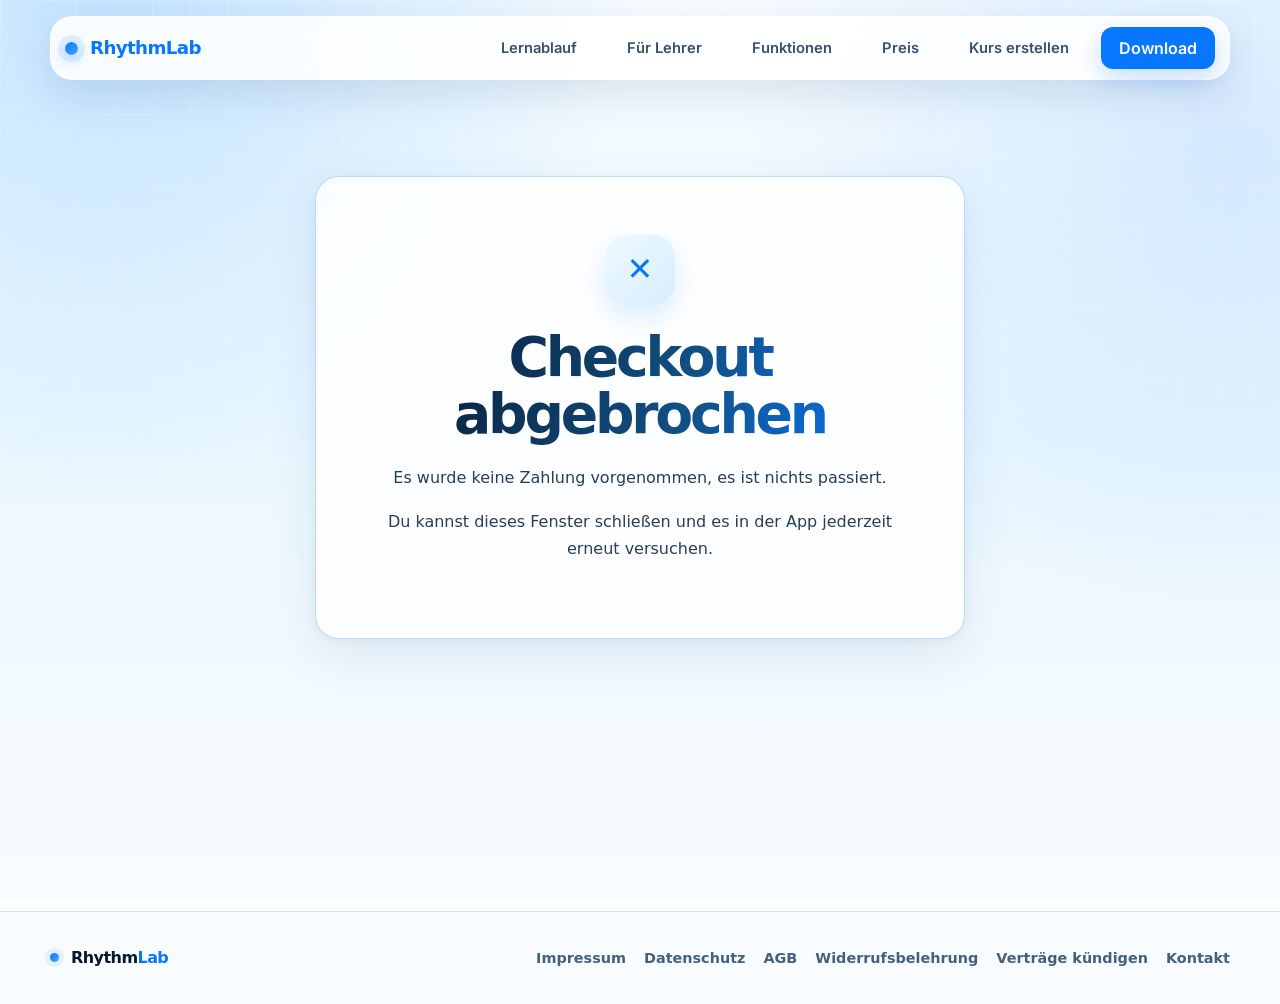
<file: billing-cancel.html>
<!DOCTYPE html>
<html lang="de">
<head>
<meta charset="UTF-8">
<meta name="viewport" content="width=device-width, initial-scale=1.0">
<title>Checkout abgebrochen — RhythmLab</title>
<link href="fonts/fonts.css" rel="stylesheet">
<style>
/* RhythmLab Windows 11 unified design — all resources remain local. */
:root{
  --rl-blue:#0877ff;
  --rl-blue-deep:#0565dc;
  --rl-blue-soft:#42a5ff;
  --rl-ink:#07182d;
  --rl-text:#253e59;
  --rl-muted:#60758c;
  --rl-sky:#eaf7ff;
  --rl-card:rgba(255,255,255,.88);
  --rl-card-solid:#fff;
  --rl-line:#cce6f8;
  --rl-line-strong:#b4d9f3;
  --rl-green:#19a971;
  --rl-red:#dd4052;
  --rl-shadow:0 28px 80px rgba(23,82,132,.14),0 5px 20px rgba(23,82,132,.07);
  --rl-shadow-soft:0 16px 46px rgba(23,82,132,.10),0 2px 8px rgba(23,82,132,.05);
  --rl-radius-xl:32px;
  --rl-radius-lg:24px;
  --rl-radius-md:16px;
  --rl-font:"Segoe UI Variable Text","Segoe UI Variable","Segoe UI",system-ui,-apple-system,BlinkMacSystemFont,"Helvetica Neue",Arial,sans-serif;
}

html{scroll-behavior:smooth}
body.rl-secondary{
  min-height:100vh !important;
  margin:0 !important;
  padding:0 !important;
  display:flex !important;
  flex-direction:column !important;
  align-items:stretch !important;
  justify-content:flex-start !important;
  gap:0 !important;
  color:var(--rl-ink) !important;
  font-family:var(--rl-font) !important;
  font-size:16px !important;
  line-height:1.68 !important;
  background:
    radial-gradient(circle at 8% -5%,rgba(66,165,255,.30),transparent 34rem),
    radial-gradient(circle at 96% 16%,rgba(8,119,255,.13),transparent 31rem),
    linear-gradient(180deg,#f7fcff 0%,var(--rl-sky) 48%,#f9fcff 100%) !important;
  background-attachment:fixed !important;
  -webkit-font-smoothing:antialiased;
}
body.rl-secondary::before{
  content:"";
  position:fixed;
  inset:0;
  z-index:-1;
  pointer-events:none;
  opacity:.48;
  background-image:
    linear-gradient(rgba(255,255,255,.38) 1px,transparent 1px),
    linear-gradient(90deg,rgba(255,255,255,.38) 1px,transparent 1px);
  background-size:38px 38px;
  mask-image:linear-gradient(to bottom,#000,transparent 68%);
}
body.rl-secondary *,body.rl-secondary *::before,body.rl-secondary *::after{box-sizing:border-box}
body.rl-secondary .wrap{width:min(1180px,calc(100% - 48px)) !important;margin-inline:auto !important;padding:0 !important}
body.rl-secondary a{color:var(--rl-blue);text-underline-offset:3px;transition:color .18s ease,transform .18s ease,border-color .18s ease,background .18s ease}
body.rl-secondary a:hover{color:var(--rl-blue-deep)}

/* Shared Windows 11 navigation */
body.rl-secondary nav.top.rl-site-nav{
  position:sticky !important;
  inset:0 0 auto !important;
  z-index:100 !important;
  width:100% !important;
  margin:0 !important;
  padding:0 !important;
  border:0 !important;
  border-bottom:1px solid rgba(191,224,247,.90) !important;
  background:rgba(248,253,255,.78) !important;
  backdrop-filter:blur(26px) saturate(145%);
  -webkit-backdrop-filter:blur(26px) saturate(145%);
  box-shadow:0 9px 32px rgba(7,24,45,.055) !important;
}
body.rl-secondary nav.top.rl-site-nav .wrap{
  min-height:78px !important;
  display:flex !important;
  align-items:center !important;
  justify-content:space-between !important;
  gap:28px !important;
}
body.rl-secondary .brand{
  display:inline-flex !important;
  align-items:center !important;
  gap:12px !important;
  margin:0 !important;
  color:var(--rl-ink) !important;
  font-family:var(--rl-font) !important;
  font-size:1.14rem !important;
  font-weight:820 !important;
  letter-spacing:-.035em !important;
  line-height:1 !important;
  text-decoration:none !important;
  white-space:nowrap;
}
body.rl-secondary .brand-accent{color:var(--rl-blue)}
body.rl-secondary .mark{
  display:inline-block !important;
  flex:0 0 auto !important;
  width:13px !important;
  height:13px !important;
  border:0 !important;
  border-radius:50% !important;
  background:linear-gradient(135deg,var(--rl-blue),var(--rl-blue-soft)) !important;
  box-shadow:0 0 0 7px rgba(8,119,255,.10),0 5px 16px rgba(8,119,255,.32) !important;
}
body.rl-secondary nav .navlinks{display:flex;align-items:center;justify-content:center;gap:26px;margin-left:auto}
body.rl-secondary nav .navlinks a{color:#36516d;text-decoration:none;font-size:.92rem;font-weight:720;white-space:nowrap}
body.rl-secondary nav .navlinks a:hover{color:var(--rl-blue)}
body.rl-secondary .back{
  min-height:43px !important;
  margin:0 !important;
  padding:0 18px !important;
  display:inline-flex !important;
  align-items:center !important;
  gap:8px !important;
  border:1px solid var(--rl-line-strong) !important;
  border-radius:999px !important;
  color:var(--rl-ink) !important;
  background:rgba(255,255,255,.82) !important;
  box-shadow:0 7px 20px rgba(20,74,117,.075) !important;
  font-size:.92rem !important;
  font-weight:760 !important;
  line-height:1 !important;
  text-decoration:none !important;
  white-space:nowrap;
}
body.rl-secondary .back:hover{transform:translateY(-1px);border-color:#8fc8f2 !important;background:#fff !important}

/* Main surfaces and improved rhythm */
body.rl-secondary main{
  width:min(1020px,calc(100% - 48px)) !important;
  max-width:none !important;
  margin:58px auto 76px !important;
  padding:clamp(34px,5.5vw,68px) !important;
  border:1px solid rgba(181,218,245,.92) !important;
  border-radius:var(--rl-radius-xl) !important;
  color:var(--rl-ink) !important;
  background:var(--rl-card) !important;
  backdrop-filter:blur(24px) saturate(135%);
  -webkit-backdrop-filter:blur(24px) saturate(135%);
  box-shadow:var(--rl-shadow) !important;
}
body.rl-legal main{width:min(980px,calc(100% - 48px)) !important}
body.rl-legal-short main{width:min(820px,calc(100% - 48px)) !important}
body.rl-admin main{width:min(1080px,calc(100% - 48px)) !important}
body.rl-form-page:not(.rl-legal) main{width:min(840px,calc(100% - 48px)) !important}
body.rl-course-page main{width:min(1000px,calc(100% - 48px)) !important}
body.rl-secondary main>h1:first-child,
body.rl-secondary>div.card>h1{
  margin:0 0 16px !important;
  color:var(--rl-ink) !important;
  font-family:var(--rl-font) !important;
  font-size:clamp(2.25rem,5vw,4.15rem) !important;
  font-weight:830 !important;
  line-height:1.03 !important;
  letter-spacing:-.058em !important;
  background:linear-gradient(105deg,var(--rl-ink) 0%,#124f82 58%,var(--rl-blue) 100%) !important;
  -webkit-background-clip:text !important;
  background-clip:text !important;
  -webkit-text-fill-color:transparent !important;
}
body.rl-form-page main>h1:first-child{font-size:clamp(2.25rem,5vw,3.7rem) !important}
body.rl-secondary h1,body.rl-secondary h2,body.rl-secondary h3{
  color:var(--rl-ink) !important;
  font-family:var(--rl-font) !important;
  font-weight:790 !important;
  letter-spacing:-.038em !important;
  line-height:1.16 !important;
}
body.rl-secondary h2{
  margin:2.65em 0 .72em !important;
  padding-top:.2em !important;
  border-top:0 !important;
  font-size:clamp(1.55rem,3vw,2.25rem) !important;
}
body.rl-secondary main>h2:first-of-type{margin-top:2.15em !important}
body.rl-secondary h3{margin:1.5em 0 .55em !important;font-size:1.22rem !important}
body.rl-secondary p{margin:0 0 1.05em !important;color:var(--rl-text) !important;font-size:1rem !important}
body.rl-secondary p.lead,body.rl-secondary p.sub{max-width:760px;margin:0 0 32px !important;color:var(--rl-muted) !important;font-size:1.08rem !important;line-height:1.65 !important}
body.rl-secondary strong{color:var(--rl-ink) !important}
body.rl-secondary ul,body.rl-secondary ol{margin:0 0 1.25em !important;padding-left:1.35rem !important}
body.rl-secondary li{padding:.18em 0;color:var(--rl-text) !important}
body.rl-secondary hr{margin:36px 0 !important;border:0 !important;border-top:1px solid var(--rl-line) !important}
body.rl-secondary code{padding:.16em .45em;border:1px solid var(--rl-line);border-radius:7px;color:#0753aa;background:#eef8ff;font-family:ui-monospace,SFMono-Regular,Consolas,monospace}
body.rl-secondary dl{display:grid !important;grid-template-columns:minmax(185px,.72fr) minmax(0,1fr) !important;gap:10px 24px !important;margin:18px 0 !important}
body.rl-secondary dt{color:var(--rl-muted) !important;font-weight:690 !important}
body.rl-secondary dd{margin:0 !important;color:var(--rl-ink) !important;font-weight:680 !important}

/* Cards and content modules */
body.rl-secondary .card,
body.rl-secondary .block,
body.rl-secondary .withdraw-card,
body.rl-secondary .confirmation,
body.rl-secondary .form,
body.rl-secondary .key-card,
body.rl-secondary .contract-details,
body.rl-secondary .index,
body.rl-secondary .seal,
body.rl-secondary .item{
  border:1px solid rgba(183,219,245,.96) !important;
  border-radius:var(--rl-radius-lg) !important;
  color:var(--rl-ink) !important;
  background:rgba(255,255,255,.86) !important;
  box-shadow:var(--rl-shadow-soft) !important;
}
body.rl-secondary .card,
body.rl-secondary .block,
body.rl-secondary .withdraw-card,
body.rl-secondary .confirmation,
body.rl-secondary .form,
body.rl-secondary .key-card,
body.rl-secondary .contract-details{
  margin:26px 0 !important;
  padding:clamp(22px,4vw,36px) !important;
}
body.rl-secondary .card h2:first-child,body.rl-secondary .block h2:first-child{margin-top:0 !important;padding-top:0 !important}
body.rl-secondary .confirmation{border-color:rgba(25,169,113,.42) !important;background:linear-gradient(135deg,rgba(237,255,247,.96),rgba(255,255,255,.93)) !important}
body.rl-secondary .index{margin:30px 0 42px !important;padding:24px 28px !important}
body.rl-secondary .index-link{display:block;padding:8px 0 !important;color:#244968 !important;text-decoration:none !important;font-weight:690 !important}
body.rl-secondary .index-link:hover{color:var(--rl-blue) !important;transform:translateX(3px)}
body.rl-secondary .glossary dt{color:var(--rl-ink) !important;font-weight:800 !important}
body.rl-secondary .seal{margin-top:44px !important;padding:24px 28px !important}
body.rl-secondary .hint{
  margin:18px 0 !important;
  padding:16px 18px !important;
  border:0 !important;
  border-left:4px solid var(--rl-blue) !important;
  border-radius:0 var(--rl-radius-md) var(--rl-radius-md) 0 !important;
  color:var(--rl-muted) !important;
  background:#eff8ff !important;
}

/* Forms */
body.rl-secondary form{margin-top:20px}
body.rl-secondary .field{display:grid !important;gap:9px !important;margin:0 0 20px !important}
body.rl-secondary label{display:block !important;margin:0 !important;color:var(--rl-ink) !important;font-size:.94rem !important;font-weight:730 !important}
body.rl-secondary input:not([type="checkbox"]):not([type="radio"]),
body.rl-secondary textarea,
body.rl-secondary select{
  width:100% !important;
  min-width:0 !important;
  min-height:50px !important;
  margin:0 !important;
  padding:13px 15px !important;
  border:1px solid var(--rl-line-strong) !important;
  border-radius:14px !important;
  outline:0 !important;
  color:var(--rl-ink) !important;
  background:rgba(255,255,255,.94) !important;
  box-shadow:inset 0 1px 2px rgba(7,24,45,.035) !important;
  font:inherit !important;
  transition:border-color .18s ease,box-shadow .18s ease,transform .18s ease !important;
}
body.rl-secondary textarea{min-height:126px !important;resize:vertical !important}
body.rl-secondary input:focus,body.rl-secondary textarea:focus,body.rl-secondary select:focus{border-color:var(--rl-blue) !important;box-shadow:0 0 0 4px rgba(8,119,255,.13) !important}
body.rl-secondary input[type="checkbox"],body.rl-secondary input[type="radio"]{accent-color:var(--rl-blue)}
body.rl-secondary button,
body.rl-secondary .btn,
body.rl-secondary .action,
body.rl-secondary .add-lesson{
  width:auto !important;
  min-height:48px !important;
  margin:0 !important;
  padding:12px 21px !important;
  display:inline-flex !important;
  align-items:center !important;
  justify-content:center !important;
  gap:8px !important;
  border:1px solid transparent !important;
  border-radius:999px !important;
  color:#fff !important;
  background:linear-gradient(135deg,var(--rl-blue),var(--rl-blue-deep)) !important;
  box-shadow:0 11px 26px rgba(8,119,255,.23) !important;
  font:750 .98rem/1 var(--rl-font) !important;
  text-decoration:none !important;
  cursor:pointer !important;
  transition:transform .18s ease,box-shadow .18s ease,filter .18s ease !important;
}
body.rl-secondary button:hover,body.rl-secondary .btn:hover,body.rl-secondary .action:hover,body.rl-secondary .add-lesson:hover{transform:translateY(-2px);filter:saturate(1.08);box-shadow:0 16px 32px rgba(8,119,255,.28) !important}
body.rl-secondary button:disabled{opacity:.55 !important;cursor:not-allowed !important;transform:none !important}
body.rl-secondary button.secondary,body.rl-secondary .secondary{
  color:var(--rl-ink) !important;
  border-color:var(--rl-line-strong) !important;
  background:rgba(255,255,255,.94) !important;
  box-shadow:0 8px 20px rgba(24,81,126,.08) !important;
}
body.rl-secondary button.danger,body.rl-secondary .danger{color:#fff !important;background:linear-gradient(135deg,#ef5363,#cf3044) !important;box-shadow:0 11px 26px rgba(207,48,68,.21) !important}
body.rl-secondary .small{min-height:39px !important;padding:9px 15px !important;font-size:.88rem !important}
body.rl-secondary .form-status,body.rl-secondary .status,body.rl-secondary .status-line,body.rl-secondary .result{min-height:1.5em;margin:16px 0 0 !important;color:var(--rl-muted) !important;font-size:.93rem !important;font-weight:700 !important}
body.rl-secondary .ok{color:#0d8c5b !important}body.rl-secondary .err,body.rl-secondary .error{color:#c72f43 !important}

/* Cancellation / withdrawal */
body.rl-secondary .step-indicator{display:flex !important;gap:11px !important;flex-wrap:wrap !important;margin:30px 0 !important;font-family:var(--rl-font) !important}
body.rl-secondary .step-indicator span{padding:10px 16px !important;border:1px solid var(--rl-line) !important;border-radius:999px !important;color:var(--rl-muted) !important;background:rgba(255,255,255,.72) !important;font-size:.9rem !important;font-weight:720 !important}
body.rl-secondary .step-indicator .active{color:#fff !important;border-color:transparent !important;background:linear-gradient(135deg,var(--rl-blue),var(--rl-blue-soft)) !important;box-shadow:0 9px 22px rgba(8,119,255,.22) !important}
body.rl-secondary .card button:not(.small),body.rl-secondary .withdraw-card button:not(.small){margin-top:4px !important}
body.rl-secondary .card button+button,body.rl-secondary .withdraw-card button+button{margin-left:10px !important}
body.rl-secondary .line{display:inline-block;min-width:180px;border-bottom:1px solid #7d93aa}

/* Course builder */
body.rl-course-page .block{margin-top:30px !important}
body.rl-secondary .lesson-card{
  position:relative !important;
  margin:20px 0 !important;
  padding:26px !important;
  border:1px solid #c5e1f6 !important;
  border-radius:22px !important;
  background:linear-gradient(145deg,rgba(255,255,255,.96),rgba(238,248,255,.91)) !important;
  box-shadow:0 12px 34px rgba(24,81,126,.09) !important;
}
body.rl-secondary .lesson-card h3{margin-top:0 !important}
body.rl-secondary .lesson-card .remove-lesson{background:linear-gradient(135deg,#ef5363,#cf3044) !important}
body.rl-secondary .footer-actions{display:flex !important;align-items:center !important;gap:16px !important;flex-wrap:wrap !important;margin-top:32px !important}

/* Admin */
body.rl-admin .key-card{display:grid !important;grid-template-columns:minmax(220px,1fr) auto auto !important;align-items:center !important;gap:16px !important}
body.rl-admin .key-card label{display:flex !important;align-items:center !important;gap:8px !important;white-space:nowrap !important}
body.rl-admin #list{display:grid !important;gap:18px !important;margin-top:24px !important}
body.rl-admin .item{margin:0 !important;padding:24px !important}
body.rl-admin .top-row{display:flex !important;justify-content:space-between !important;gap:18px !important;align-items:flex-start !important;margin:0 0 12px !important}
body.rl-admin .name{color:var(--rl-ink) !important;font-size:1.02rem !important;font-weight:800 !important}
body.rl-admin .email,body.rl-admin .date{color:var(--rl-muted) !important}
body.rl-admin .meta,body.rl-admin .message{margin:13px 0 !important;padding:14px 16px !important;border-radius:14px !important;color:#34516d !important;background:#eff8ff !important}
body.rl-admin .actions{display:flex !important;gap:11px !important;align-items:center !important;flex-wrap:wrap !important;margin-top:17px !important}
body.rl-admin .badge{padding:5px 10px !important;border-radius:999px !important;color:#a65d00 !important;background:#fff2d9 !important;font-weight:800 !important}
body.rl-admin .empty{padding:34px !important;border:1px dashed #9eccec !important;border-radius:20px !important;text-align:center !important;color:var(--rl-muted) !important;background:rgba(255,255,255,.72) !important}

/* Compact success/cancel/password pages */
body.rl-compact>div.card{
  width:min(650px,calc(100% - 48px)) !important;
  max-width:none !important;
  margin:72px auto 42px !important;
  padding:clamp(34px,6vw,58px) !important;
  text-align:center !important;
}
body.rl-compact>div.card h1{font-size:clamp(2.15rem,5vw,3.45rem) !important}
body.rl-compact>div.card p{max-width:510px;margin-left:auto !important;margin-right:auto !important}
body.rl-compact>div.card .field{text-align:left !important}
body.rl-compact>div.card .icon,body.rl-compact>div.card .check{
  width:70px !important;
  height:70px !important;
  margin:0 auto 24px !important;
  display:grid !important;
  place-items:center !important;
  border-radius:22px !important;
  color:var(--rl-blue) !important;
  background:linear-gradient(135deg,#eef9ff,#d6eeff) !important;
  box-shadow:0 12px 28px rgba(8,119,255,.14) !important;
  font-size:2rem !important;
}
body.rl-compact>div.card .check{color:var(--rl-green) !important;background:linear-gradient(135deg,#ecfff6,#d9f8eb) !important}
body.rl-compact>div.card button{width:100% !important;margin-top:4px !important}

/* Shared footer */
body.rl-secondary footer.rl-site-footer{
  width:100% !important;
  max-width:none !important;
  margin:auto 0 0 !important;
  padding:34px 0 !important;
  display:block !important;
  border:0 !important;
  border-top:1px solid rgba(191,224,247,.82) !important;
  color:#637a92 !important;
  background:rgba(248,252,255,.76) !important;
  backdrop-filter:blur(18px);
  -webkit-backdrop-filter:blur(18px);
  text-align:left !important;
}
body.rl-secondary footer .wrap{display:flex !important;align-items:center !important;justify-content:space-between !important;gap:24px !important;flex-wrap:wrap !important}
body.rl-secondary footer .footer-brand{font-size:1rem !important}
body.rl-secondary footer .mark{width:9px !important;height:9px !important;box-shadow:0 0 0 5px rgba(8,119,255,.09) !important}
body.rl-secondary footer .legal{display:flex !important;align-items:center !important;justify-content:flex-end !important;gap:18px !important;flex-wrap:wrap !important}
body.rl-secondary footer a{color:#42617e !important;font-size:.9rem !important;font-weight:680 !important;text-decoration:none !important}
body.rl-secondary footer a:hover{color:var(--rl-blue) !important}

/* Reference index refinements: more consistent spacing and cards. */
body.rl-index{font-family:var(--rl-font)}
body.rl-index .nav{padding-left:clamp(20px,4vw,58px) !important;padding-right:clamp(20px,4vw,58px) !important;min-height:78px !important;gap:24px !important}
body.rl-index .nav .navlinks{gap:clamp(16px,2vw,30px) !important}
body.rl-index .hero{padding-top:110px !important;padding-bottom:92px !important}
body.rl-index section:not(.hero){padding-top:clamp(88px,9vw,132px) !important;padding-bottom:clamp(88px,9vw,132px) !important}
body.rl-index section+section{border-top-color:rgba(204,230,248,.58) !important}
body.rl-index .section-head{margin-bottom:clamp(36px,5vw,56px) !important}
body.rl-index .section-head .sub{max-width:680px !important;line-height:1.65 !important}
body.rl-index .feature-card,body.rl-index .flow-card,body.rl-index .teacher-card,body.rl-index .price-card{border-radius:26px !important;box-shadow:var(--rl-shadow-soft) !important}
body.rl-index .functional-download{position:relative;overflow:hidden}
body.rl-index .functional-download::before{content:"";position:absolute;inset:auto -12% -35% 45%;height:430px;border-radius:50%;background:radial-gradient(circle,rgba(66,165,255,.22),transparent 66%);pointer-events:none}
body.rl-index .functional-download .download-shell{position:relative;display:grid;grid-template-columns:minmax(0,1.15fr) minmax(260px,.85fr);gap:28px;align-items:stretch;margin-top:38px}
body.rl-index .functional-download .download-card,body.rl-index .functional-download .link-card{padding:34px;border:1px solid #c9e5f8;border-radius:28px;background:rgba(255,255,255,.90);box-shadow:0 22px 60px rgba(24,81,126,.12)}
body.rl-index .functional-download .download-card{display:flex;flex-direction:column;align-items:flex-start;justify-content:center;min-height:260px}
body.rl-index .functional-download .download-card .os-pill{display:inline-flex;padding:8px 13px;border-radius:999px;color:#0862c6;background:#e5f3ff;font-weight:800}
body.rl-index .functional-download .download-card h3{margin:20px 0 10px;font-size:2rem}
body.rl-index .functional-download .download-card p{margin:0 0 24px;color:#5e718a;line-height:1.65}
body.rl-index .functional-download .link-card{display:grid;align-content:center;gap:14px}
body.rl-index .functional-download .link-card a{display:flex;justify-content:space-between;gap:15px;padding:17px 18px;border:1px solid #d2e9fa;border-radius:16px;background:#f7fbff;color:#163d63;text-decoration:none;font-weight:800}
body.rl-index .functional-download .link-card a:hover{border-color:#91cafa;transform:translateY(-1px)}
body.rl-index footer .legal{display:flex;gap:16px;align-items:center;flex-wrap:wrap}
body.rl-index footer .legal a{color:#d9ecff;text-decoration:none;font-size:.92rem}
body.rl-index footer .legal a:hover{color:#fff}

@media (max-width:960px){
  body.rl-secondary nav .navlinks{display:none}
  body.rl-index .nav .navlinks{display:none !important}
}
@media (max-width:760px){
  body.rl-secondary .wrap,body.rl-secondary main{width:min(100% - 24px,1020px) !important}
  body.rl-secondary nav.top.rl-site-nav .wrap{min-height:68px !important;gap:14px !important}
  body.rl-secondary .back{min-height:40px !important;padding:0 13px !important;font-size:.86rem !important}
  body.rl-secondary main{margin:28px auto 48px !important;padding:30px 21px !important;border-radius:24px !important}
  body.rl-secondary main>h1:first-child{font-size:clamp(2rem,10vw,3.15rem) !important}
  body.rl-secondary h2{margin-top:2.2em !important}
  body.rl-secondary dl{grid-template-columns:1fr !important;gap:3px 0 !important}
  body.rl-secondary dd{margin-bottom:12px !important}
  body.rl-secondary .key-card{grid-template-columns:1fr !important}
  body.rl-admin .top-row{display:block !important}
  body.rl-secondary .card button+button,body.rl-secondary .withdraw-card button+button{margin:10px 0 0 !important}
  body.rl-secondary .card button,body.rl-secondary .withdraw-card button{width:100% !important}
  body.rl-compact>div.card{width:min(100% - 24px,650px) !important;margin:28px auto 30px !important;padding:32px 22px !important}
  body.rl-secondary footer .wrap{align-items:flex-start !important;flex-direction:column !important}
  body.rl-secondary footer .legal{justify-content:flex-start !important;gap:13px 17px !important}
  body.rl-index .nav{min-height:68px !important}
  body.rl-index .nav .actions .btn-secondary{display:none !important}
  body.rl-index .hero{padding-top:86px !important;padding-bottom:68px !important}
  body.rl-index section:not(.hero){padding-top:76px !important;padding-bottom:76px !important}
  body.rl-index .functional-download .download-shell{grid-template-columns:1fr}
  body.rl-index .functional-download .download-card,body.rl-index .functional-download .link-card{padding:25px;border-radius:22px}
}
@media (prefers-reduced-motion:reduce){html{scroll-behavior:auto}*,*::before,*::after{animation-duration:.01ms!important;animation-iteration-count:1!important;transition-duration:.01ms!important}}
@media print{
  body.rl-secondary{display:block !important;background:#fff !important}
  body.rl-secondary::before,body.rl-secondary nav.top,body.rl-secondary footer{display:none !important}
  body.rl-secondary main{width:100% !important;margin:0 !important;padding:0 !important;border:0 !important;box-shadow:none !important;background:#fff !important}
}


/* Typografische Korrektur für kompakte Statusseiten */
body.rl-win11.rl-status-page h1 {
  line-height: 1.22 !important;
  padding-bottom: 0.12em !important;
  overflow: visible !important;
}


/* Einheitliche RhythmLab-Hauptnavigation wie auf der Startseite */
body.rl-win11 {
  padding-top: 0;
}

nav.nav {
  position: fixed;
  z-index: 1000;
  top: 16px;
  left: 50%;
  transform: translateX(-50%);
  width: min(1180px, calc(100% - 30px));
  min-height: 64px;
  display: grid;
  grid-template-columns: auto minmax(0, 1fr) auto;
  align-items: center;
  column-gap: 20px;
  padding: 10px 14px;
  border: 1px solid rgba(255,255,255,.72);
  border-radius: 22px;
  background: rgba(255,255,255,.88);
  backdrop-filter: blur(18px);
  -webkit-backdrop-filter: blur(18px);
  box-shadow: 0 14px 40px rgba(13,57,93,.12);
  font-family: "Inter", ui-sans-serif, system-ui, -apple-system,
    BlinkMacSystemFont, "Segoe UI", sans-serif;
}

nav.nav a {
  text-decoration: none !important;
}

nav.nav .brand {
  display: inline-flex;
  align-items: center;
  min-height: 42px;
  padding: 0 4px;
  border-radius: 11px;
  color: #07182d;
  font-size: 1.22rem;
  font-weight: 900;
  letter-spacing: -.04em;
  line-height: 1;
  white-space: nowrap;
}

nav.nav .brand span {
  color: #0877ff;
}

nav.nav .navlinks {
  display: flex;
  align-items: center;
  justify-content: flex-end;
  gap: 3px;
  min-width: 0;
  height: 42px;
  margin: 0;
}

nav.nav .navlinks > a {
  position: relative;
  display: inline-flex;
  align-items: center;
  justify-content: center;
  height: 42px;
  padding: 0 12px;
  border-radius: 11px;
  color: #3d536c;
  font-size: .92rem;
  font-weight: 800;
  line-height: 1;
  white-space: nowrap;
  transition:
    color .2s ease,
    background-color .2s ease,
    transform .2s ease;
}

nav.nav .navlinks > a:hover {
  color: #0877ff;
  background: #eef7ff;
}

nav.nav .nav-actions {
  display: flex;
  align-items: center;
  justify-content: flex-end;
  min-height: 42px;
}

nav.nav .nav-download {
  display: inline-flex;
  align-items: center;
  justify-content: center;
  min-width: 112px;
  height: 42px;
  padding: 0 18px;
  border-radius: 12px;
  background: #0877ff;
  color: #fff;
  font-weight: 900;
  line-height: 1;
  white-space: nowrap;
  box-shadow: 0 9px 22px rgba(8,119,255,.22);
  transition:
    background-color .2s ease,
    transform .2s ease,
    box-shadow .2s ease;
}

nav.nav .nav-download:hover {
  background: #006be8;
  transform: translateY(-1px);
}

nav.nav .nav-current {
  display: none;
  min-width: 0;
  overflow: hidden;
  color: #4f6580;
  font-size: .86rem;
  font-weight: 800;
  text-align: center;
  text-overflow: ellipsis;
  white-space: nowrap;
}

/* Genügend Abstand für die schwebende Navigation */
body.rl-win11.rl-secondary:not(.rl-status-page) main {
  padding-top: 132px !important;
}

body.rl-win11.rl-status-page {
  padding-top: 104px !important;
}

@media (max-width: 1080px) {
  nav.nav {
    column-gap: 12px;
  }

  nav.nav .navlinks > a {
    padding: 0 9px;
    font-size: .86rem;
  }
}

@media (max-width: 900px) {
  nav.nav {
    grid-template-columns: auto minmax(0, 1fr) auto;
  }

  nav.nav .navlinks {
    display: none !important;
  }

  nav.nav .nav-current {
    display: block;
  }
}

@media (max-width: 480px) {
  nav.nav {
    top: 8px;
    width: calc(100% - 16px);
    column-gap: 8px;
    padding: 8px 10px;
  }

  nav.nav .brand {
    font-size: 1.05rem;
  }

  nav.nav .nav-current {
    font-size: .78rem;
  }

  nav.nav .nav-download {
    min-width: 96px;
    height: 40px;
    padding: 0 13px;
    font-size: .88rem;
  }

  body.rl-win11.rl-secondary:not(.rl-status-page) main {
    padding-top: 112px !important;
  }

  body.rl-win11.rl-status-page {
    padding-top: 88px !important;
  }
}





/* RhythmLab-Logo exakt wie in der Referenzdatei */
nav.nav > .brand,
nav.top.rl-site-nav .brand {
  display: inline-flex !important;
  align-items: center !important;
  gap: 12px !important;
  margin: 0 !important;
  padding: 0 !important;
  color: var(--rl-ink, #07182d) !important;
  font-family: var(
    --rl-font,
    "Segoe UI Variable Text",
    "Segoe UI Variable",
    "Segoe UI",
    system-ui,
    -apple-system,
    BlinkMacSystemFont,
    "Helvetica Neue",
    Arial,
    sans-serif
  ) !important;
  font-size: 1.14rem !important;
  font-weight: 820 !important;
  letter-spacing: -.035em !important;
  line-height: 1 !important;
  text-decoration: none !important;
  white-space: nowrap !important;
  border: 0 !important;
  border-radius: 0 !important;
  background: transparent !important;
  box-shadow: none !important;
  transform: none !important;
}

nav.nav > .brand:hover,
nav.nav > .brand:focus-visible,
nav.top.rl-site-nav .brand:hover,
nav.top.rl-site-nav .brand:focus-visible {
  color: var(--rl-ink, #07182d) !important;
  background: transparent !important;
  transform: none !important;
}

nav.nav > .brand .brand-accent,
nav.top.rl-site-nav .brand .brand-accent {
  color: var(--rl-blue, #0877ff) !important;
}

nav.nav > .brand .mark,
nav.top.rl-site-nav .brand .mark {
  display: inline-block !important;
  flex: 0 0 auto !important;
  width: 13px !important;
  height: 13px !important;
  border: 0 !important;
  border-radius: 50% !important;
  background: linear-gradient(
    135deg,
    var(--rl-blue, #0877ff),
    var(--rl-blue-soft, #42a5ff)
  ) !important;
  box-shadow:
    0 0 0 7px rgba(8,119,255,.10),
    0 5px 16px rgba(8,119,255,.32) !important;
}

@media (max-width: 480px) {
  nav.nav > .brand,
  nav.top.rl-site-nav .brand {
    gap: 10px !important;
    font-size: 1.05rem !important;
  }

  nav.nav > .brand .mark,
  nav.top.rl-site-nav .brand .mark {
    width: 11px !important;
    height: 11px !important;
    box-shadow:
      0 0 0 5px rgba(8,119,255,.10),
      0 4px 13px rgba(8,119,255,.28) !important;
  }
}

</style>
</head>
<body class="rl-win11 rl-secondary rl-compact rl-status-page">
<nav class="nav" aria-label="Hauptnavigation"><a class="brand" href="index.html" aria-label="RhythmLab Startseite">
      <span class="mark" aria-hidden="true"></span>
      <span>Rhythm<span class="brand-accent">Lab</span></span>
    </a><span class="nav-current" aria-live="polite">Checkout abgebrochen</span><div class="navlinks"><a href="index.html#ablauf">Lernablauf</a><a href="index.html#lehrer">Für Lehrer</a><a href="index.html#loesung">Funktionen</a><a href="index.html#preis">Preis</a><a href="kurs-erstellen.html">Kurs erstellen</a></div><div class="nav-actions"><a class="nav-download" href="index.html#download">Download</a></div></nav>

  <div class="card">
    <div class="icon">✕</div>
    <h1>Checkout abgebrochen</h1>
    <p>Es wurde keine Zahlung vorgenommen, es ist nichts passiert.</p>
    <p>Du kannst dieses Fenster schließen und es in der App jederzeit erneut
       versuchen.</p>
  </div>
<footer class="rl-site-footer">
  <div class="wrap">
    <a class="brand footer-brand" href="index.html" aria-label="RhythmLab Startseite">
      <span class="mark" aria-hidden="true"></span>
      <span>Rhythm<span class="brand-accent">Lab</span></span>
    </a>
    <div class="legal">
      <a href="impressum.html">Impressum</a>
      <a href="datenschutz.html">Datenschutz</a>
      <a href="agb.html">AGB</a>
      <a href="widerruf.html">Widerrufsbelehrung</a>
      <a href="kuendigen.html">Verträge kündigen</a>
      <a href="mailto:info@drumtiming.com">Kontakt</a>
    </div>
  </div>
</footer>
</body>
</html>
</file>
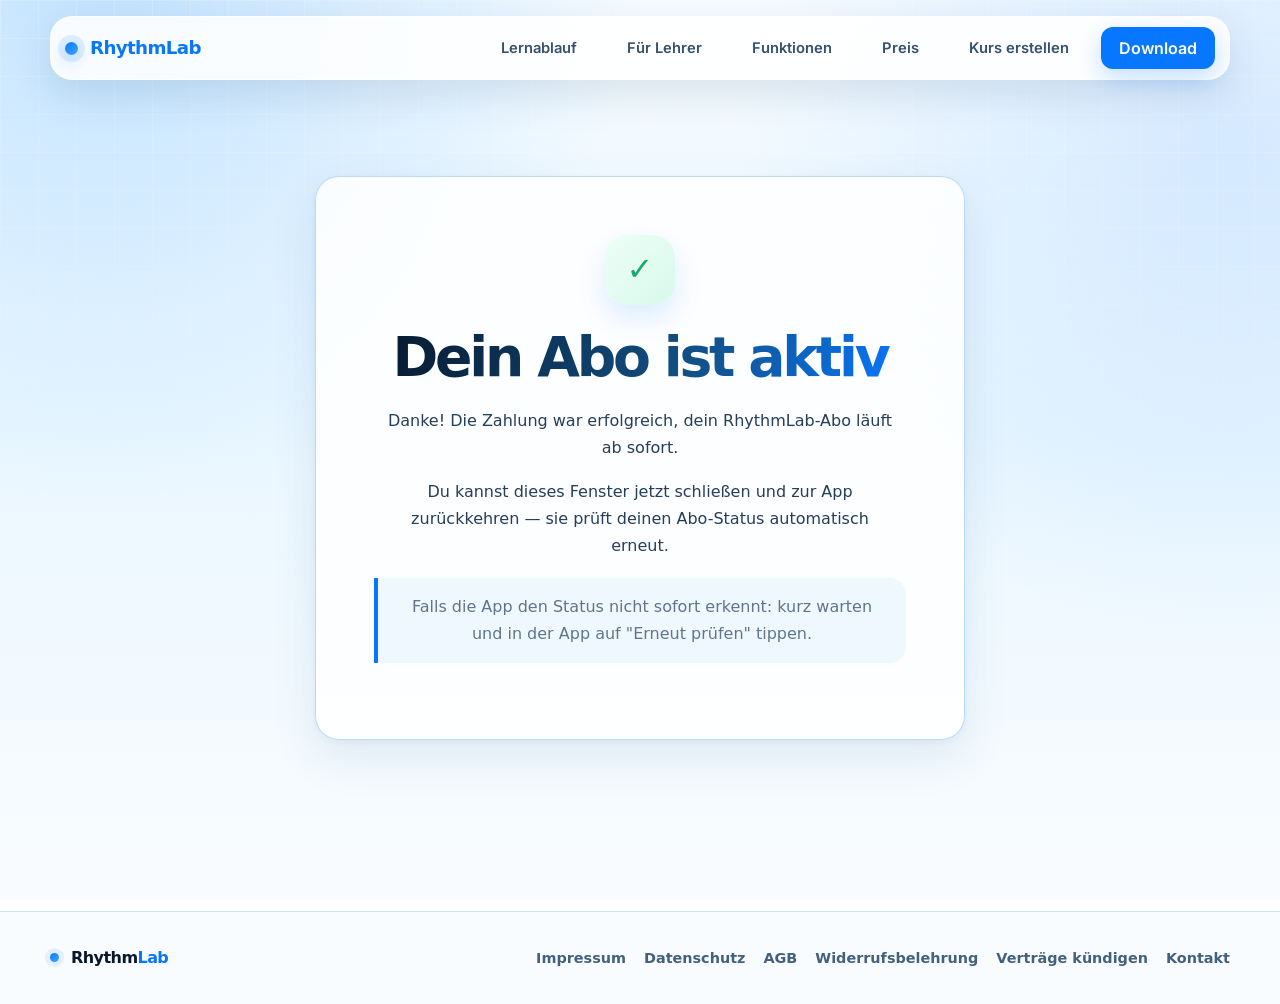
<file: billing-success.html>
<!DOCTYPE html>
<html lang="de">
<head>
<meta charset="UTF-8">
<meta name="viewport" content="width=device-width, initial-scale=1.0">
<title>Abo aktiv — RhythmLab</title>
<link href="fonts/fonts.css" rel="stylesheet">
<style>
/* RhythmLab Windows 11 unified design — all resources remain local. */
:root{
  --rl-blue:#0877ff;
  --rl-blue-deep:#0565dc;
  --rl-blue-soft:#42a5ff;
  --rl-ink:#07182d;
  --rl-text:#253e59;
  --rl-muted:#60758c;
  --rl-sky:#eaf7ff;
  --rl-card:rgba(255,255,255,.88);
  --rl-card-solid:#fff;
  --rl-line:#cce6f8;
  --rl-line-strong:#b4d9f3;
  --rl-green:#19a971;
  --rl-red:#dd4052;
  --rl-shadow:0 28px 80px rgba(23,82,132,.14),0 5px 20px rgba(23,82,132,.07);
  --rl-shadow-soft:0 16px 46px rgba(23,82,132,.10),0 2px 8px rgba(23,82,132,.05);
  --rl-radius-xl:32px;
  --rl-radius-lg:24px;
  --rl-radius-md:16px;
  --rl-font:"Segoe UI Variable Text","Segoe UI Variable","Segoe UI",system-ui,-apple-system,BlinkMacSystemFont,"Helvetica Neue",Arial,sans-serif;
}

html{scroll-behavior:smooth}
body.rl-secondary{
  min-height:100vh !important;
  margin:0 !important;
  padding:0 !important;
  display:flex !important;
  flex-direction:column !important;
  align-items:stretch !important;
  justify-content:flex-start !important;
  gap:0 !important;
  color:var(--rl-ink) !important;
  font-family:var(--rl-font) !important;
  font-size:16px !important;
  line-height:1.68 !important;
  background:
    radial-gradient(circle at 8% -5%,rgba(66,165,255,.30),transparent 34rem),
    radial-gradient(circle at 96% 16%,rgba(8,119,255,.13),transparent 31rem),
    linear-gradient(180deg,#f7fcff 0%,var(--rl-sky) 48%,#f9fcff 100%) !important;
  background-attachment:fixed !important;
  -webkit-font-smoothing:antialiased;
}
body.rl-secondary::before{
  content:"";
  position:fixed;
  inset:0;
  z-index:-1;
  pointer-events:none;
  opacity:.48;
  background-image:
    linear-gradient(rgba(255,255,255,.38) 1px,transparent 1px),
    linear-gradient(90deg,rgba(255,255,255,.38) 1px,transparent 1px);
  background-size:38px 38px;
  mask-image:linear-gradient(to bottom,#000,transparent 68%);
}
body.rl-secondary *,body.rl-secondary *::before,body.rl-secondary *::after{box-sizing:border-box}
body.rl-secondary .wrap{width:min(1180px,calc(100% - 48px)) !important;margin-inline:auto !important;padding:0 !important}
body.rl-secondary a{color:var(--rl-blue);text-underline-offset:3px;transition:color .18s ease,transform .18s ease,border-color .18s ease,background .18s ease}
body.rl-secondary a:hover{color:var(--rl-blue-deep)}

/* Shared Windows 11 navigation */
body.rl-secondary nav.top.rl-site-nav{
  position:sticky !important;
  inset:0 0 auto !important;
  z-index:100 !important;
  width:100% !important;
  margin:0 !important;
  padding:0 !important;
  border:0 !important;
  border-bottom:1px solid rgba(191,224,247,.90) !important;
  background:rgba(248,253,255,.78) !important;
  backdrop-filter:blur(26px) saturate(145%);
  -webkit-backdrop-filter:blur(26px) saturate(145%);
  box-shadow:0 9px 32px rgba(7,24,45,.055) !important;
}
body.rl-secondary nav.top.rl-site-nav .wrap{
  min-height:78px !important;
  display:flex !important;
  align-items:center !important;
  justify-content:space-between !important;
  gap:28px !important;
}
body.rl-secondary .brand{
  display:inline-flex !important;
  align-items:center !important;
  gap:12px !important;
  margin:0 !important;
  color:var(--rl-ink) !important;
  font-family:var(--rl-font) !important;
  font-size:1.14rem !important;
  font-weight:820 !important;
  letter-spacing:-.035em !important;
  line-height:1 !important;
  text-decoration:none !important;
  white-space:nowrap;
}
body.rl-secondary .brand-accent{color:var(--rl-blue)}
body.rl-secondary .mark{
  display:inline-block !important;
  flex:0 0 auto !important;
  width:13px !important;
  height:13px !important;
  border:0 !important;
  border-radius:50% !important;
  background:linear-gradient(135deg,var(--rl-blue),var(--rl-blue-soft)) !important;
  box-shadow:0 0 0 7px rgba(8,119,255,.10),0 5px 16px rgba(8,119,255,.32) !important;
}
body.rl-secondary nav .navlinks{display:flex;align-items:center;justify-content:center;gap:26px;margin-left:auto}
body.rl-secondary nav .navlinks a{color:#36516d;text-decoration:none;font-size:.92rem;font-weight:720;white-space:nowrap}
body.rl-secondary nav .navlinks a:hover{color:var(--rl-blue)}
body.rl-secondary .back{
  min-height:43px !important;
  margin:0 !important;
  padding:0 18px !important;
  display:inline-flex !important;
  align-items:center !important;
  gap:8px !important;
  border:1px solid var(--rl-line-strong) !important;
  border-radius:999px !important;
  color:var(--rl-ink) !important;
  background:rgba(255,255,255,.82) !important;
  box-shadow:0 7px 20px rgba(20,74,117,.075) !important;
  font-size:.92rem !important;
  font-weight:760 !important;
  line-height:1 !important;
  text-decoration:none !important;
  white-space:nowrap;
}
body.rl-secondary .back:hover{transform:translateY(-1px);border-color:#8fc8f2 !important;background:#fff !important}

/* Main surfaces and improved rhythm */
body.rl-secondary main{
  width:min(1020px,calc(100% - 48px)) !important;
  max-width:none !important;
  margin:58px auto 76px !important;
  padding:clamp(34px,5.5vw,68px) !important;
  border:1px solid rgba(181,218,245,.92) !important;
  border-radius:var(--rl-radius-xl) !important;
  color:var(--rl-ink) !important;
  background:var(--rl-card) !important;
  backdrop-filter:blur(24px) saturate(135%);
  -webkit-backdrop-filter:blur(24px) saturate(135%);
  box-shadow:var(--rl-shadow) !important;
}
body.rl-legal main{width:min(980px,calc(100% - 48px)) !important}
body.rl-legal-short main{width:min(820px,calc(100% - 48px)) !important}
body.rl-admin main{width:min(1080px,calc(100% - 48px)) !important}
body.rl-form-page:not(.rl-legal) main{width:min(840px,calc(100% - 48px)) !important}
body.rl-course-page main{width:min(1000px,calc(100% - 48px)) !important}
body.rl-secondary main>h1:first-child,
body.rl-secondary>div.card>h1{
  margin:0 0 16px !important;
  color:var(--rl-ink) !important;
  font-family:var(--rl-font) !important;
  font-size:clamp(2.25rem,5vw,4.15rem) !important;
  font-weight:830 !important;
  line-height:1.03 !important;
  letter-spacing:-.058em !important;
  background:linear-gradient(105deg,var(--rl-ink) 0%,#124f82 58%,var(--rl-blue) 100%) !important;
  -webkit-background-clip:text !important;
  background-clip:text !important;
  -webkit-text-fill-color:transparent !important;
}
body.rl-form-page main>h1:first-child{font-size:clamp(2.25rem,5vw,3.7rem) !important}
body.rl-secondary h1,body.rl-secondary h2,body.rl-secondary h3{
  color:var(--rl-ink) !important;
  font-family:var(--rl-font) !important;
  font-weight:790 !important;
  letter-spacing:-.038em !important;
  line-height:1.16 !important;
}
body.rl-secondary h2{
  margin:2.65em 0 .72em !important;
  padding-top:.2em !important;
  border-top:0 !important;
  font-size:clamp(1.55rem,3vw,2.25rem) !important;
}
body.rl-secondary main>h2:first-of-type{margin-top:2.15em !important}
body.rl-secondary h3{margin:1.5em 0 .55em !important;font-size:1.22rem !important}
body.rl-secondary p{margin:0 0 1.05em !important;color:var(--rl-text) !important;font-size:1rem !important}
body.rl-secondary p.lead,body.rl-secondary p.sub{max-width:760px;margin:0 0 32px !important;color:var(--rl-muted) !important;font-size:1.08rem !important;line-height:1.65 !important}
body.rl-secondary strong{color:var(--rl-ink) !important}
body.rl-secondary ul,body.rl-secondary ol{margin:0 0 1.25em !important;padding-left:1.35rem !important}
body.rl-secondary li{padding:.18em 0;color:var(--rl-text) !important}
body.rl-secondary hr{margin:36px 0 !important;border:0 !important;border-top:1px solid var(--rl-line) !important}
body.rl-secondary code{padding:.16em .45em;border:1px solid var(--rl-line);border-radius:7px;color:#0753aa;background:#eef8ff;font-family:ui-monospace,SFMono-Regular,Consolas,monospace}
body.rl-secondary dl{display:grid !important;grid-template-columns:minmax(185px,.72fr) minmax(0,1fr) !important;gap:10px 24px !important;margin:18px 0 !important}
body.rl-secondary dt{color:var(--rl-muted) !important;font-weight:690 !important}
body.rl-secondary dd{margin:0 !important;color:var(--rl-ink) !important;font-weight:680 !important}

/* Cards and content modules */
body.rl-secondary .card,
body.rl-secondary .block,
body.rl-secondary .withdraw-card,
body.rl-secondary .confirmation,
body.rl-secondary .form,
body.rl-secondary .key-card,
body.rl-secondary .contract-details,
body.rl-secondary .index,
body.rl-secondary .seal,
body.rl-secondary .item{
  border:1px solid rgba(183,219,245,.96) !important;
  border-radius:var(--rl-radius-lg) !important;
  color:var(--rl-ink) !important;
  background:rgba(255,255,255,.86) !important;
  box-shadow:var(--rl-shadow-soft) !important;
}
body.rl-secondary .card,
body.rl-secondary .block,
body.rl-secondary .withdraw-card,
body.rl-secondary .confirmation,
body.rl-secondary .form,
body.rl-secondary .key-card,
body.rl-secondary .contract-details{
  margin:26px 0 !important;
  padding:clamp(22px,4vw,36px) !important;
}
body.rl-secondary .card h2:first-child,body.rl-secondary .block h2:first-child{margin-top:0 !important;padding-top:0 !important}
body.rl-secondary .confirmation{border-color:rgba(25,169,113,.42) !important;background:linear-gradient(135deg,rgba(237,255,247,.96),rgba(255,255,255,.93)) !important}
body.rl-secondary .index{margin:30px 0 42px !important;padding:24px 28px !important}
body.rl-secondary .index-link{display:block;padding:8px 0 !important;color:#244968 !important;text-decoration:none !important;font-weight:690 !important}
body.rl-secondary .index-link:hover{color:var(--rl-blue) !important;transform:translateX(3px)}
body.rl-secondary .glossary dt{color:var(--rl-ink) !important;font-weight:800 !important}
body.rl-secondary .seal{margin-top:44px !important;padding:24px 28px !important}
body.rl-secondary .hint{
  margin:18px 0 !important;
  padding:16px 18px !important;
  border:0 !important;
  border-left:4px solid var(--rl-blue) !important;
  border-radius:0 var(--rl-radius-md) var(--rl-radius-md) 0 !important;
  color:var(--rl-muted) !important;
  background:#eff8ff !important;
}

/* Forms */
body.rl-secondary form{margin-top:20px}
body.rl-secondary .field{display:grid !important;gap:9px !important;margin:0 0 20px !important}
body.rl-secondary label{display:block !important;margin:0 !important;color:var(--rl-ink) !important;font-size:.94rem !important;font-weight:730 !important}
body.rl-secondary input:not([type="checkbox"]):not([type="radio"]),
body.rl-secondary textarea,
body.rl-secondary select{
  width:100% !important;
  min-width:0 !important;
  min-height:50px !important;
  margin:0 !important;
  padding:13px 15px !important;
  border:1px solid var(--rl-line-strong) !important;
  border-radius:14px !important;
  outline:0 !important;
  color:var(--rl-ink) !important;
  background:rgba(255,255,255,.94) !important;
  box-shadow:inset 0 1px 2px rgba(7,24,45,.035) !important;
  font:inherit !important;
  transition:border-color .18s ease,box-shadow .18s ease,transform .18s ease !important;
}
body.rl-secondary textarea{min-height:126px !important;resize:vertical !important}
body.rl-secondary input:focus,body.rl-secondary textarea:focus,body.rl-secondary select:focus{border-color:var(--rl-blue) !important;box-shadow:0 0 0 4px rgba(8,119,255,.13) !important}
body.rl-secondary input[type="checkbox"],body.rl-secondary input[type="radio"]{accent-color:var(--rl-blue)}
body.rl-secondary button,
body.rl-secondary .btn,
body.rl-secondary .action,
body.rl-secondary .add-lesson{
  width:auto !important;
  min-height:48px !important;
  margin:0 !important;
  padding:12px 21px !important;
  display:inline-flex !important;
  align-items:center !important;
  justify-content:center !important;
  gap:8px !important;
  border:1px solid transparent !important;
  border-radius:999px !important;
  color:#fff !important;
  background:linear-gradient(135deg,var(--rl-blue),var(--rl-blue-deep)) !important;
  box-shadow:0 11px 26px rgba(8,119,255,.23) !important;
  font:750 .98rem/1 var(--rl-font) !important;
  text-decoration:none !important;
  cursor:pointer !important;
  transition:transform .18s ease,box-shadow .18s ease,filter .18s ease !important;
}
body.rl-secondary button:hover,body.rl-secondary .btn:hover,body.rl-secondary .action:hover,body.rl-secondary .add-lesson:hover{transform:translateY(-2px);filter:saturate(1.08);box-shadow:0 16px 32px rgba(8,119,255,.28) !important}
body.rl-secondary button:disabled{opacity:.55 !important;cursor:not-allowed !important;transform:none !important}
body.rl-secondary button.secondary,body.rl-secondary .secondary{
  color:var(--rl-ink) !important;
  border-color:var(--rl-line-strong) !important;
  background:rgba(255,255,255,.94) !important;
  box-shadow:0 8px 20px rgba(24,81,126,.08) !important;
}
body.rl-secondary button.danger,body.rl-secondary .danger{color:#fff !important;background:linear-gradient(135deg,#ef5363,#cf3044) !important;box-shadow:0 11px 26px rgba(207,48,68,.21) !important}
body.rl-secondary .small{min-height:39px !important;padding:9px 15px !important;font-size:.88rem !important}
body.rl-secondary .form-status,body.rl-secondary .status,body.rl-secondary .status-line,body.rl-secondary .result{min-height:1.5em;margin:16px 0 0 !important;color:var(--rl-muted) !important;font-size:.93rem !important;font-weight:700 !important}
body.rl-secondary .ok{color:#0d8c5b !important}body.rl-secondary .err,body.rl-secondary .error{color:#c72f43 !important}

/* Cancellation / withdrawal */
body.rl-secondary .step-indicator{display:flex !important;gap:11px !important;flex-wrap:wrap !important;margin:30px 0 !important;font-family:var(--rl-font) !important}
body.rl-secondary .step-indicator span{padding:10px 16px !important;border:1px solid var(--rl-line) !important;border-radius:999px !important;color:var(--rl-muted) !important;background:rgba(255,255,255,.72) !important;font-size:.9rem !important;font-weight:720 !important}
body.rl-secondary .step-indicator .active{color:#fff !important;border-color:transparent !important;background:linear-gradient(135deg,var(--rl-blue),var(--rl-blue-soft)) !important;box-shadow:0 9px 22px rgba(8,119,255,.22) !important}
body.rl-secondary .card button:not(.small),body.rl-secondary .withdraw-card button:not(.small){margin-top:4px !important}
body.rl-secondary .card button+button,body.rl-secondary .withdraw-card button+button{margin-left:10px !important}
body.rl-secondary .line{display:inline-block;min-width:180px;border-bottom:1px solid #7d93aa}

/* Course builder */
body.rl-course-page .block{margin-top:30px !important}
body.rl-secondary .lesson-card{
  position:relative !important;
  margin:20px 0 !important;
  padding:26px !important;
  border:1px solid #c5e1f6 !important;
  border-radius:22px !important;
  background:linear-gradient(145deg,rgba(255,255,255,.96),rgba(238,248,255,.91)) !important;
  box-shadow:0 12px 34px rgba(24,81,126,.09) !important;
}
body.rl-secondary .lesson-card h3{margin-top:0 !important}
body.rl-secondary .lesson-card .remove-lesson{background:linear-gradient(135deg,#ef5363,#cf3044) !important}
body.rl-secondary .footer-actions{display:flex !important;align-items:center !important;gap:16px !important;flex-wrap:wrap !important;margin-top:32px !important}

/* Admin */
body.rl-admin .key-card{display:grid !important;grid-template-columns:minmax(220px,1fr) auto auto !important;align-items:center !important;gap:16px !important}
body.rl-admin .key-card label{display:flex !important;align-items:center !important;gap:8px !important;white-space:nowrap !important}
body.rl-admin #list{display:grid !important;gap:18px !important;margin-top:24px !important}
body.rl-admin .item{margin:0 !important;padding:24px !important}
body.rl-admin .top-row{display:flex !important;justify-content:space-between !important;gap:18px !important;align-items:flex-start !important;margin:0 0 12px !important}
body.rl-admin .name{color:var(--rl-ink) !important;font-size:1.02rem !important;font-weight:800 !important}
body.rl-admin .email,body.rl-admin .date{color:var(--rl-muted) !important}
body.rl-admin .meta,body.rl-admin .message{margin:13px 0 !important;padding:14px 16px !important;border-radius:14px !important;color:#34516d !important;background:#eff8ff !important}
body.rl-admin .actions{display:flex !important;gap:11px !important;align-items:center !important;flex-wrap:wrap !important;margin-top:17px !important}
body.rl-admin .badge{padding:5px 10px !important;border-radius:999px !important;color:#a65d00 !important;background:#fff2d9 !important;font-weight:800 !important}
body.rl-admin .empty{padding:34px !important;border:1px dashed #9eccec !important;border-radius:20px !important;text-align:center !important;color:var(--rl-muted) !important;background:rgba(255,255,255,.72) !important}

/* Compact success/cancel/password pages */
body.rl-compact>div.card{
  width:min(650px,calc(100% - 48px)) !important;
  max-width:none !important;
  margin:72px auto 42px !important;
  padding:clamp(34px,6vw,58px) !important;
  text-align:center !important;
}
body.rl-compact>div.card h1{font-size:clamp(2.15rem,5vw,3.45rem) !important}
body.rl-compact>div.card p{max-width:510px;margin-left:auto !important;margin-right:auto !important}
body.rl-compact>div.card .field{text-align:left !important}
body.rl-compact>div.card .icon,body.rl-compact>div.card .check{
  width:70px !important;
  height:70px !important;
  margin:0 auto 24px !important;
  display:grid !important;
  place-items:center !important;
  border-radius:22px !important;
  color:var(--rl-blue) !important;
  background:linear-gradient(135deg,#eef9ff,#d6eeff) !important;
  box-shadow:0 12px 28px rgba(8,119,255,.14) !important;
  font-size:2rem !important;
}
body.rl-compact>div.card .check{color:var(--rl-green) !important;background:linear-gradient(135deg,#ecfff6,#d9f8eb) !important}
body.rl-compact>div.card button{width:100% !important;margin-top:4px !important}

/* Shared footer */
body.rl-secondary footer.rl-site-footer{
  width:100% !important;
  max-width:none !important;
  margin:auto 0 0 !important;
  padding:34px 0 !important;
  display:block !important;
  border:0 !important;
  border-top:1px solid rgba(191,224,247,.82) !important;
  color:#637a92 !important;
  background:rgba(248,252,255,.76) !important;
  backdrop-filter:blur(18px);
  -webkit-backdrop-filter:blur(18px);
  text-align:left !important;
}
body.rl-secondary footer .wrap{display:flex !important;align-items:center !important;justify-content:space-between !important;gap:24px !important;flex-wrap:wrap !important}
body.rl-secondary footer .footer-brand{font-size:1rem !important}
body.rl-secondary footer .mark{width:9px !important;height:9px !important;box-shadow:0 0 0 5px rgba(8,119,255,.09) !important}
body.rl-secondary footer .legal{display:flex !important;align-items:center !important;justify-content:flex-end !important;gap:18px !important;flex-wrap:wrap !important}
body.rl-secondary footer a{color:#42617e !important;font-size:.9rem !important;font-weight:680 !important;text-decoration:none !important}
body.rl-secondary footer a:hover{color:var(--rl-blue) !important}

/* Reference index refinements: more consistent spacing and cards. */
body.rl-index{font-family:var(--rl-font)}
body.rl-index .nav{padding-left:clamp(20px,4vw,58px) !important;padding-right:clamp(20px,4vw,58px) !important;min-height:78px !important;gap:24px !important}
body.rl-index .nav .navlinks{gap:clamp(16px,2vw,30px) !important}
body.rl-index .hero{padding-top:110px !important;padding-bottom:92px !important}
body.rl-index section:not(.hero){padding-top:clamp(88px,9vw,132px) !important;padding-bottom:clamp(88px,9vw,132px) !important}
body.rl-index section+section{border-top-color:rgba(204,230,248,.58) !important}
body.rl-index .section-head{margin-bottom:clamp(36px,5vw,56px) !important}
body.rl-index .section-head .sub{max-width:680px !important;line-height:1.65 !important}
body.rl-index .feature-card,body.rl-index .flow-card,body.rl-index .teacher-card,body.rl-index .price-card{border-radius:26px !important;box-shadow:var(--rl-shadow-soft) !important}
body.rl-index .functional-download{position:relative;overflow:hidden}
body.rl-index .functional-download::before{content:"";position:absolute;inset:auto -12% -35% 45%;height:430px;border-radius:50%;background:radial-gradient(circle,rgba(66,165,255,.22),transparent 66%);pointer-events:none}
body.rl-index .functional-download .download-shell{position:relative;display:grid;grid-template-columns:minmax(0,1.15fr) minmax(260px,.85fr);gap:28px;align-items:stretch;margin-top:38px}
body.rl-index .functional-download .download-card,body.rl-index .functional-download .link-card{padding:34px;border:1px solid #c9e5f8;border-radius:28px;background:rgba(255,255,255,.90);box-shadow:0 22px 60px rgba(24,81,126,.12)}
body.rl-index .functional-download .download-card{display:flex;flex-direction:column;align-items:flex-start;justify-content:center;min-height:260px}
body.rl-index .functional-download .download-card .os-pill{display:inline-flex;padding:8px 13px;border-radius:999px;color:#0862c6;background:#e5f3ff;font-weight:800}
body.rl-index .functional-download .download-card h3{margin:20px 0 10px;font-size:2rem}
body.rl-index .functional-download .download-card p{margin:0 0 24px;color:#5e718a;line-height:1.65}
body.rl-index .functional-download .link-card{display:grid;align-content:center;gap:14px}
body.rl-index .functional-download .link-card a{display:flex;justify-content:space-between;gap:15px;padding:17px 18px;border:1px solid #d2e9fa;border-radius:16px;background:#f7fbff;color:#163d63;text-decoration:none;font-weight:800}
body.rl-index .functional-download .link-card a:hover{border-color:#91cafa;transform:translateY(-1px)}
body.rl-index footer .legal{display:flex;gap:16px;align-items:center;flex-wrap:wrap}
body.rl-index footer .legal a{color:#d9ecff;text-decoration:none;font-size:.92rem}
body.rl-index footer .legal a:hover{color:#fff}

@media (max-width:960px){
  body.rl-secondary nav .navlinks{display:none}
  body.rl-index .nav .navlinks{display:none !important}
}
@media (max-width:760px){
  body.rl-secondary .wrap,body.rl-secondary main{width:min(100% - 24px,1020px) !important}
  body.rl-secondary nav.top.rl-site-nav .wrap{min-height:68px !important;gap:14px !important}
  body.rl-secondary .back{min-height:40px !important;padding:0 13px !important;font-size:.86rem !important}
  body.rl-secondary main{margin:28px auto 48px !important;padding:30px 21px !important;border-radius:24px !important}
  body.rl-secondary main>h1:first-child{font-size:clamp(2rem,10vw,3.15rem) !important}
  body.rl-secondary h2{margin-top:2.2em !important}
  body.rl-secondary dl{grid-template-columns:1fr !important;gap:3px 0 !important}
  body.rl-secondary dd{margin-bottom:12px !important}
  body.rl-secondary .key-card{grid-template-columns:1fr !important}
  body.rl-admin .top-row{display:block !important}
  body.rl-secondary .card button+button,body.rl-secondary .withdraw-card button+button{margin:10px 0 0 !important}
  body.rl-secondary .card button,body.rl-secondary .withdraw-card button{width:100% !important}
  body.rl-compact>div.card{width:min(100% - 24px,650px) !important;margin:28px auto 30px !important;padding:32px 22px !important}
  body.rl-secondary footer .wrap{align-items:flex-start !important;flex-direction:column !important}
  body.rl-secondary footer .legal{justify-content:flex-start !important;gap:13px 17px !important}
  body.rl-index .nav{min-height:68px !important}
  body.rl-index .nav .actions .btn-secondary{display:none !important}
  body.rl-index .hero{padding-top:86px !important;padding-bottom:68px !important}
  body.rl-index section:not(.hero){padding-top:76px !important;padding-bottom:76px !important}
  body.rl-index .functional-download .download-shell{grid-template-columns:1fr}
  body.rl-index .functional-download .download-card,body.rl-index .functional-download .link-card{padding:25px;border-radius:22px}
}
@media (prefers-reduced-motion:reduce){html{scroll-behavior:auto}*,*::before,*::after{animation-duration:.01ms!important;animation-iteration-count:1!important;transition-duration:.01ms!important}}
@media print{
  body.rl-secondary{display:block !important;background:#fff !important}
  body.rl-secondary::before,body.rl-secondary nav.top,body.rl-secondary footer{display:none !important}
  body.rl-secondary main{width:100% !important;margin:0 !important;padding:0 !important;border:0 !important;box-shadow:none !important;background:#fff !important}
}


/* Typografische Korrektur für kompakte Statusseiten */
body.rl-win11.rl-status-page h1 {
  line-height: 1.22 !important;
  padding-bottom: 0.12em !important;
  overflow: visible !important;
}


/* Einheitliche RhythmLab-Hauptnavigation wie auf der Startseite */
body.rl-win11 {
  padding-top: 0;
}

nav.nav {
  position: fixed;
  z-index: 1000;
  top: 16px;
  left: 50%;
  transform: translateX(-50%);
  width: min(1180px, calc(100% - 30px));
  min-height: 64px;
  display: grid;
  grid-template-columns: auto minmax(0, 1fr) auto;
  align-items: center;
  column-gap: 20px;
  padding: 10px 14px;
  border: 1px solid rgba(255,255,255,.72);
  border-radius: 22px;
  background: rgba(255,255,255,.88);
  backdrop-filter: blur(18px);
  -webkit-backdrop-filter: blur(18px);
  box-shadow: 0 14px 40px rgba(13,57,93,.12);
  font-family: "Inter", ui-sans-serif, system-ui, -apple-system,
    BlinkMacSystemFont, "Segoe UI", sans-serif;
}

nav.nav a {
  text-decoration: none !important;
}

nav.nav .brand {
  display: inline-flex;
  align-items: center;
  min-height: 42px;
  padding: 0 4px;
  border-radius: 11px;
  color: #07182d;
  font-size: 1.22rem;
  font-weight: 900;
  letter-spacing: -.04em;
  line-height: 1;
  white-space: nowrap;
}

nav.nav .brand span {
  color: #0877ff;
}

nav.nav .navlinks {
  display: flex;
  align-items: center;
  justify-content: flex-end;
  gap: 3px;
  min-width: 0;
  height: 42px;
  margin: 0;
}

nav.nav .navlinks > a {
  position: relative;
  display: inline-flex;
  align-items: center;
  justify-content: center;
  height: 42px;
  padding: 0 12px;
  border-radius: 11px;
  color: #3d536c;
  font-size: .92rem;
  font-weight: 800;
  line-height: 1;
  white-space: nowrap;
  transition:
    color .2s ease,
    background-color .2s ease,
    transform .2s ease;
}

nav.nav .navlinks > a:hover {
  color: #0877ff;
  background: #eef7ff;
}

nav.nav .nav-actions {
  display: flex;
  align-items: center;
  justify-content: flex-end;
  min-height: 42px;
}

nav.nav .nav-download {
  display: inline-flex;
  align-items: center;
  justify-content: center;
  min-width: 112px;
  height: 42px;
  padding: 0 18px;
  border-radius: 12px;
  background: #0877ff;
  color: #fff;
  font-weight: 900;
  line-height: 1;
  white-space: nowrap;
  box-shadow: 0 9px 22px rgba(8,119,255,.22);
  transition:
    background-color .2s ease,
    transform .2s ease,
    box-shadow .2s ease;
}

nav.nav .nav-download:hover {
  background: #006be8;
  transform: translateY(-1px);
}

nav.nav .nav-current {
  display: none;
  min-width: 0;
  overflow: hidden;
  color: #4f6580;
  font-size: .86rem;
  font-weight: 800;
  text-align: center;
  text-overflow: ellipsis;
  white-space: nowrap;
}

/* Genügend Abstand für die schwebende Navigation */
body.rl-win11.rl-secondary:not(.rl-status-page) main {
  padding-top: 132px !important;
}

body.rl-win11.rl-status-page {
  padding-top: 104px !important;
}

@media (max-width: 1080px) {
  nav.nav {
    column-gap: 12px;
  }

  nav.nav .navlinks > a {
    padding: 0 9px;
    font-size: .86rem;
  }
}

@media (max-width: 900px) {
  nav.nav {
    grid-template-columns: auto minmax(0, 1fr) auto;
  }

  nav.nav .navlinks {
    display: none !important;
  }

  nav.nav .nav-current {
    display: block;
  }
}

@media (max-width: 480px) {
  nav.nav {
    top: 8px;
    width: calc(100% - 16px);
    column-gap: 8px;
    padding: 8px 10px;
  }

  nav.nav .brand {
    font-size: 1.05rem;
  }

  nav.nav .nav-current {
    font-size: .78rem;
  }

  nav.nav .nav-download {
    min-width: 96px;
    height: 40px;
    padding: 0 13px;
    font-size: .88rem;
  }

  body.rl-win11.rl-secondary:not(.rl-status-page) main {
    padding-top: 112px !important;
  }

  body.rl-win11.rl-status-page {
    padding-top: 88px !important;
  }
}





/* RhythmLab-Logo exakt wie in der Referenzdatei */
nav.nav > .brand,
nav.top.rl-site-nav .brand {
  display: inline-flex !important;
  align-items: center !important;
  gap: 12px !important;
  margin: 0 !important;
  padding: 0 !important;
  color: var(--rl-ink, #07182d) !important;
  font-family: var(
    --rl-font,
    "Segoe UI Variable Text",
    "Segoe UI Variable",
    "Segoe UI",
    system-ui,
    -apple-system,
    BlinkMacSystemFont,
    "Helvetica Neue",
    Arial,
    sans-serif
  ) !important;
  font-size: 1.14rem !important;
  font-weight: 820 !important;
  letter-spacing: -.035em !important;
  line-height: 1 !important;
  text-decoration: none !important;
  white-space: nowrap !important;
  border: 0 !important;
  border-radius: 0 !important;
  background: transparent !important;
  box-shadow: none !important;
  transform: none !important;
}

nav.nav > .brand:hover,
nav.nav > .brand:focus-visible,
nav.top.rl-site-nav .brand:hover,
nav.top.rl-site-nav .brand:focus-visible {
  color: var(--rl-ink, #07182d) !important;
  background: transparent !important;
  transform: none !important;
}

nav.nav > .brand .brand-accent,
nav.top.rl-site-nav .brand .brand-accent {
  color: var(--rl-blue, #0877ff) !important;
}

nav.nav > .brand .mark,
nav.top.rl-site-nav .brand .mark {
  display: inline-block !important;
  flex: 0 0 auto !important;
  width: 13px !important;
  height: 13px !important;
  border: 0 !important;
  border-radius: 50% !important;
  background: linear-gradient(
    135deg,
    var(--rl-blue, #0877ff),
    var(--rl-blue-soft, #42a5ff)
  ) !important;
  box-shadow:
    0 0 0 7px rgba(8,119,255,.10),
    0 5px 16px rgba(8,119,255,.32) !important;
}

@media (max-width: 480px) {
  nav.nav > .brand,
  nav.top.rl-site-nav .brand {
    gap: 10px !important;
    font-size: 1.05rem !important;
  }

  nav.nav > .brand .mark,
  nav.top.rl-site-nav .brand .mark {
    width: 11px !important;
    height: 11px !important;
    box-shadow:
      0 0 0 5px rgba(8,119,255,.10),
      0 4px 13px rgba(8,119,255,.28) !important;
  }
}

</style>
</head>
<body class="rl-win11 rl-secondary rl-compact rl-status-page">
<nav class="nav" aria-label="Hauptnavigation"><a class="brand" href="index.html" aria-label="RhythmLab Startseite">
      <span class="mark" aria-hidden="true"></span>
      <span>Rhythm<span class="brand-accent">Lab</span></span>
    </a><span class="nav-current" aria-live="polite">Abo aktiv</span><div class="navlinks"><a href="index.html#ablauf">Lernablauf</a><a href="index.html#lehrer">Für Lehrer</a><a href="index.html#loesung">Funktionen</a><a href="index.html#preis">Preis</a><a href="kurs-erstellen.html">Kurs erstellen</a></div><div class="nav-actions"><a class="nav-download" href="index.html#download">Download</a></div></nav>

  <div class="card">
    <div class="check">✓</div>
    <h1>Dein Abo ist aktiv</h1>
    <p>Danke! Die Zahlung war erfolgreich, dein RhythmLab-Abo läuft ab sofort.</p>
    <p>Du kannst dieses Fenster jetzt schließen und zur App zurückkehren —
       sie prüft deinen Abo-Status automatisch erneut.</p>
    <div class="hint">Falls die App den Status nicht sofort erkennt: kurz warten
      und in der App auf "Erneut prüfen" tippen.</div>
  </div>
<footer class="rl-site-footer">
  <div class="wrap">
    <a class="brand footer-brand" href="index.html" aria-label="RhythmLab Startseite">
      <span class="mark" aria-hidden="true"></span>
      <span>Rhythm<span class="brand-accent">Lab</span></span>
    </a>
    <div class="legal">
      <a href="impressum.html">Impressum</a>
      <a href="datenschutz.html">Datenschutz</a>
      <a href="agb.html">AGB</a>
      <a href="widerruf.html">Widerrufsbelehrung</a>
      <a href="kuendigen.html">Verträge kündigen</a>
      <a href="mailto:info@drumtiming.com">Kontakt</a>
    </div>
  </div>
</footer>
</body>
</html>
</file>
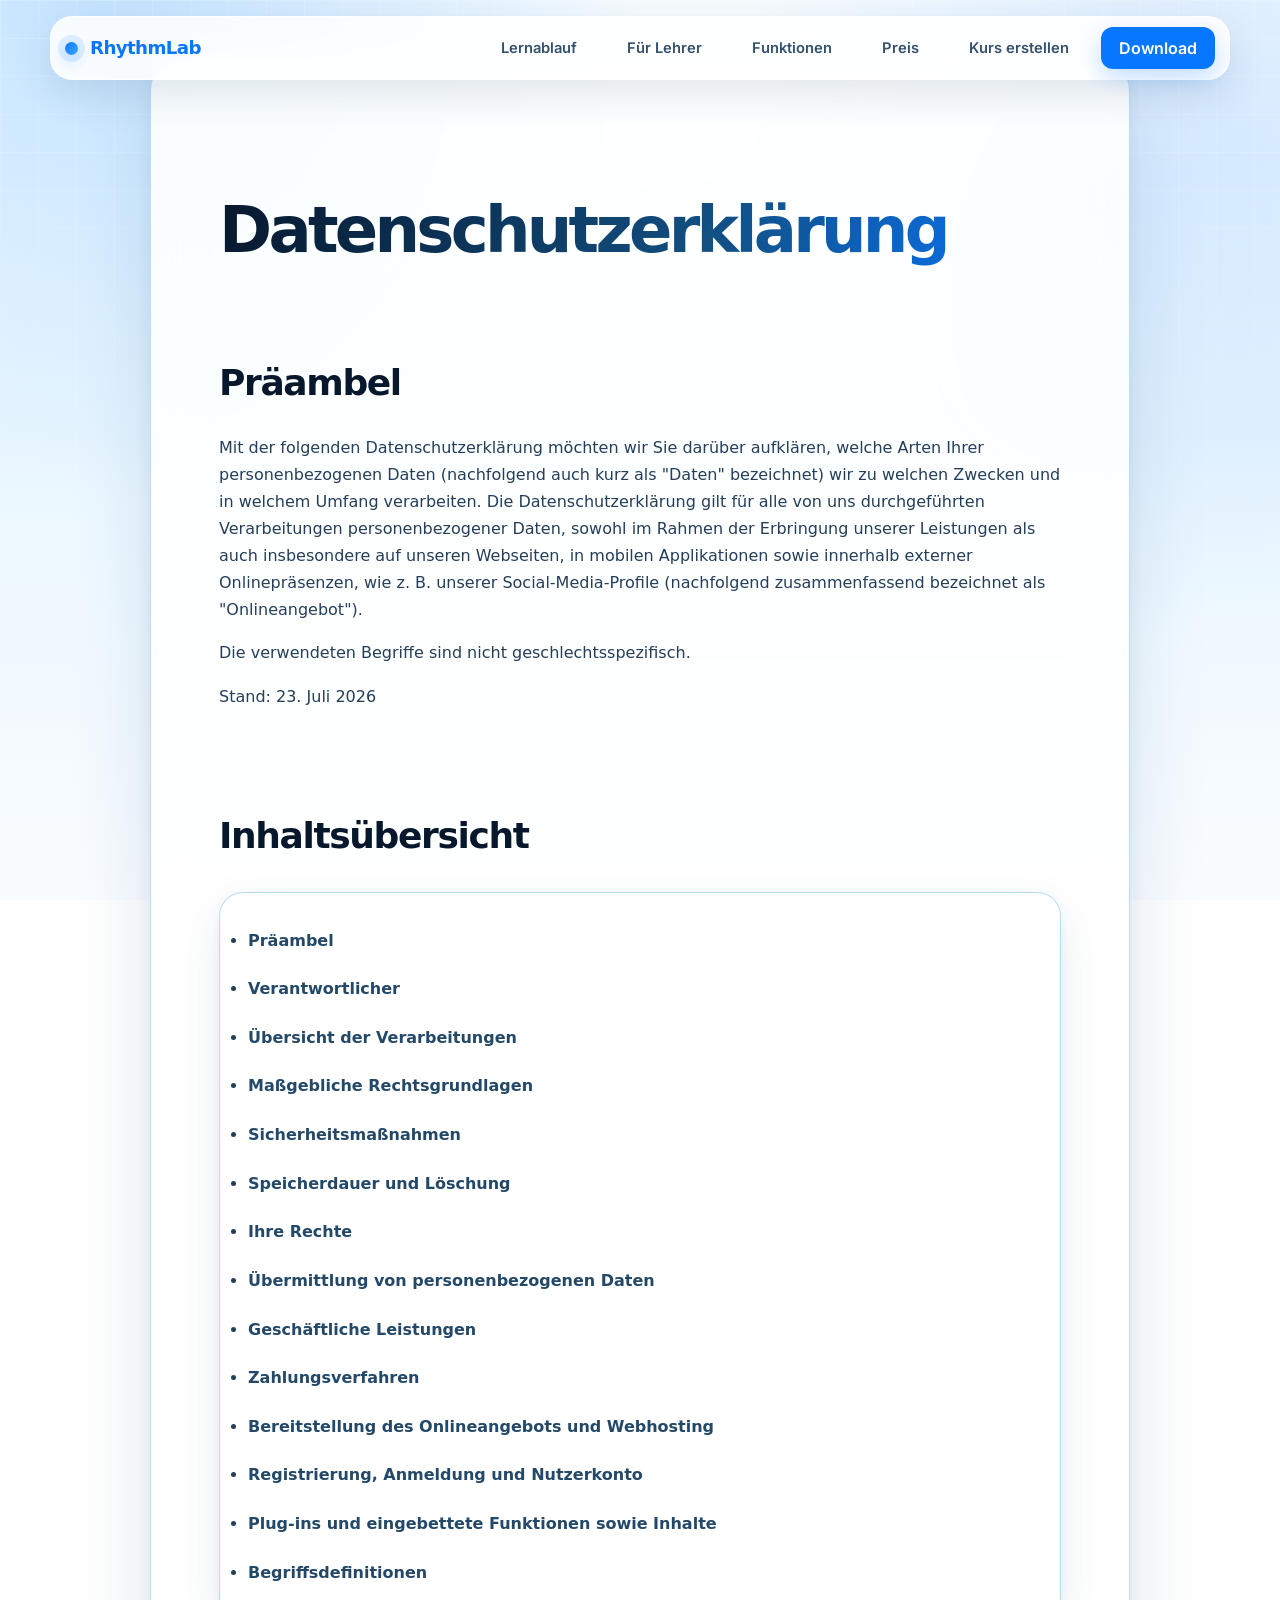
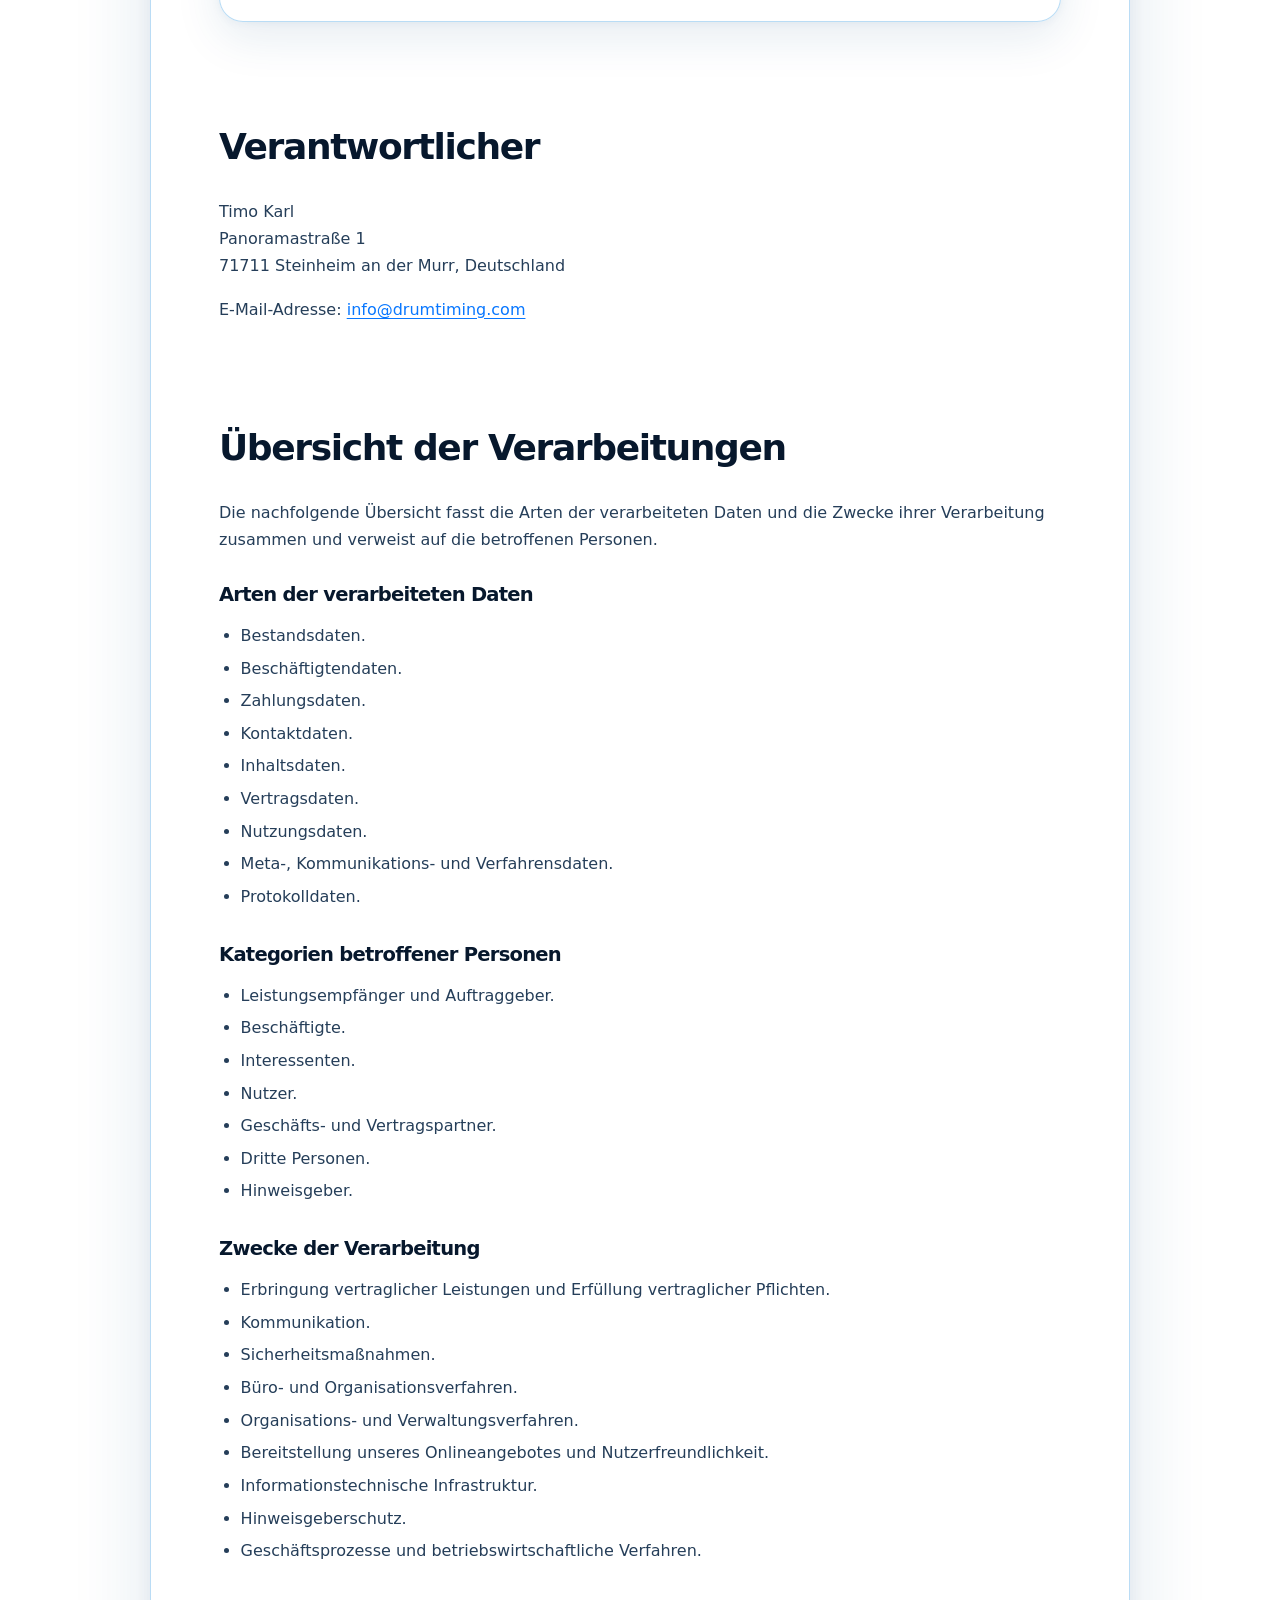
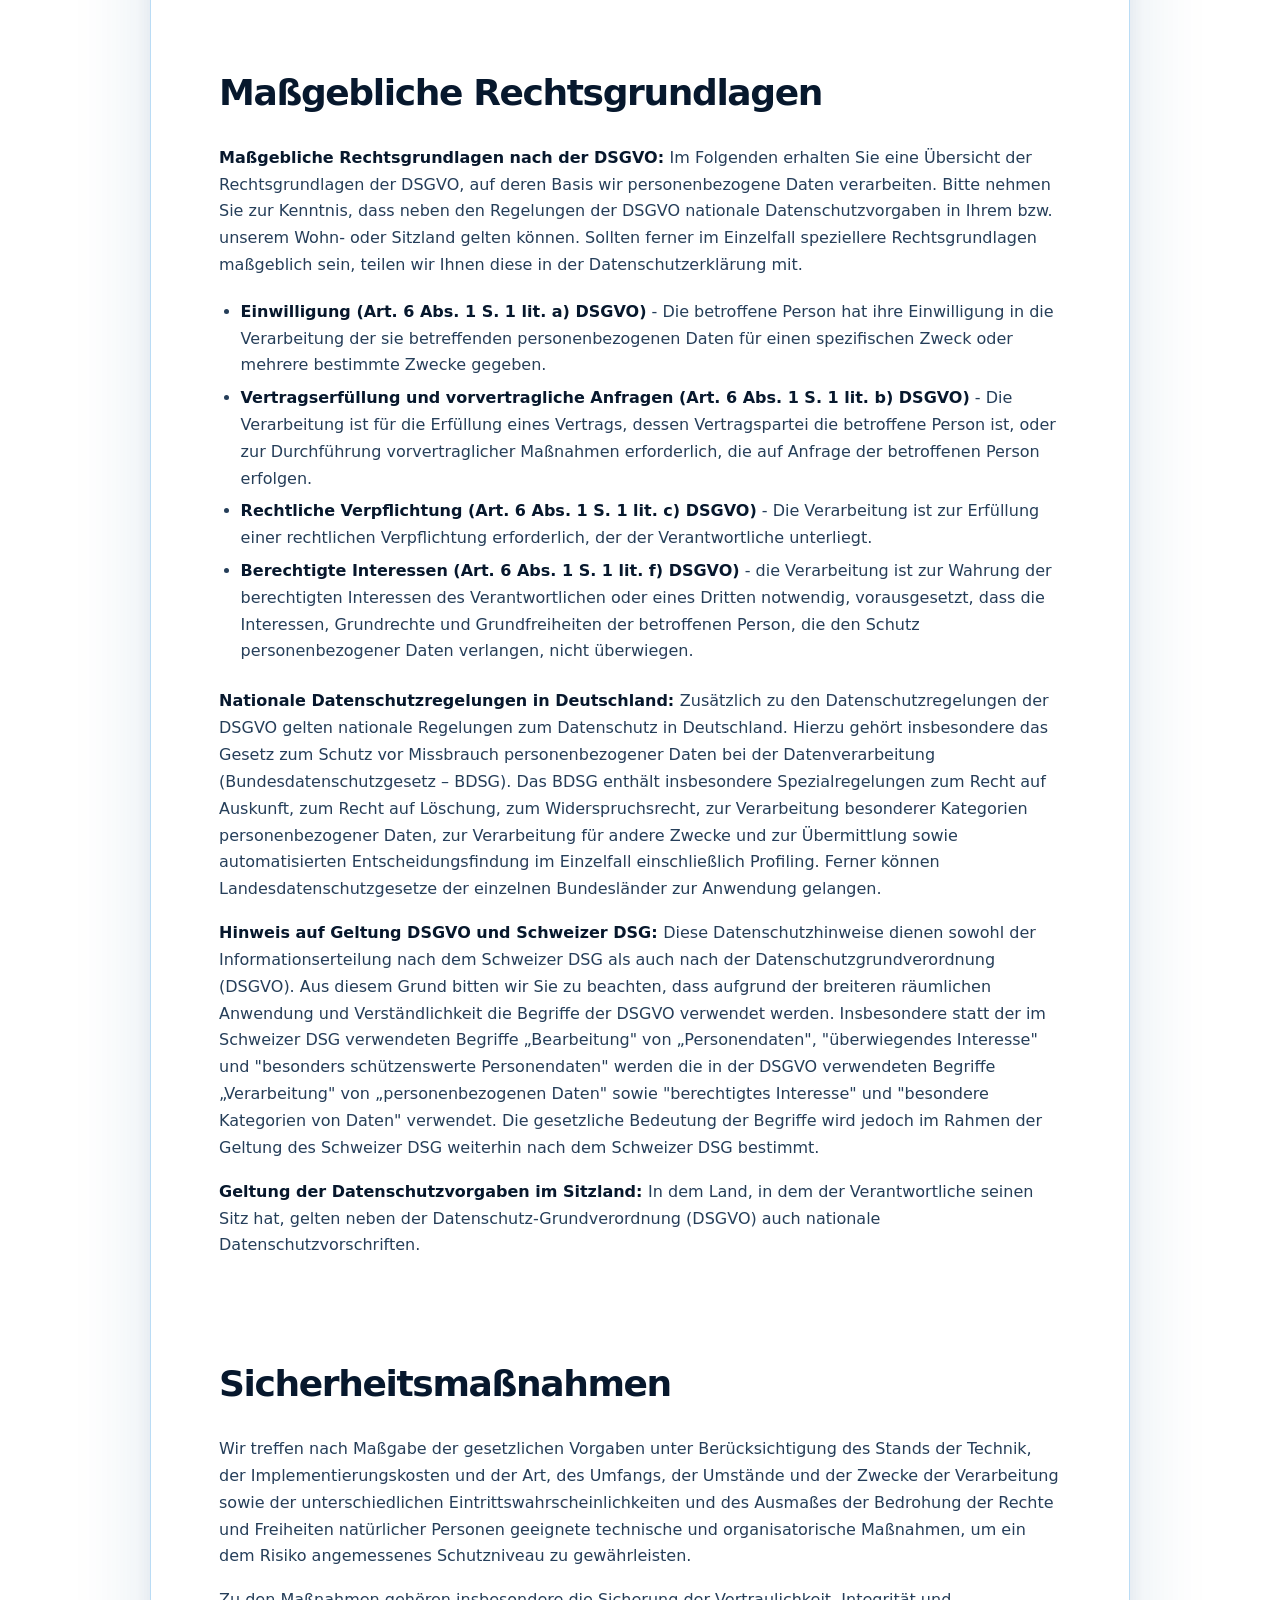
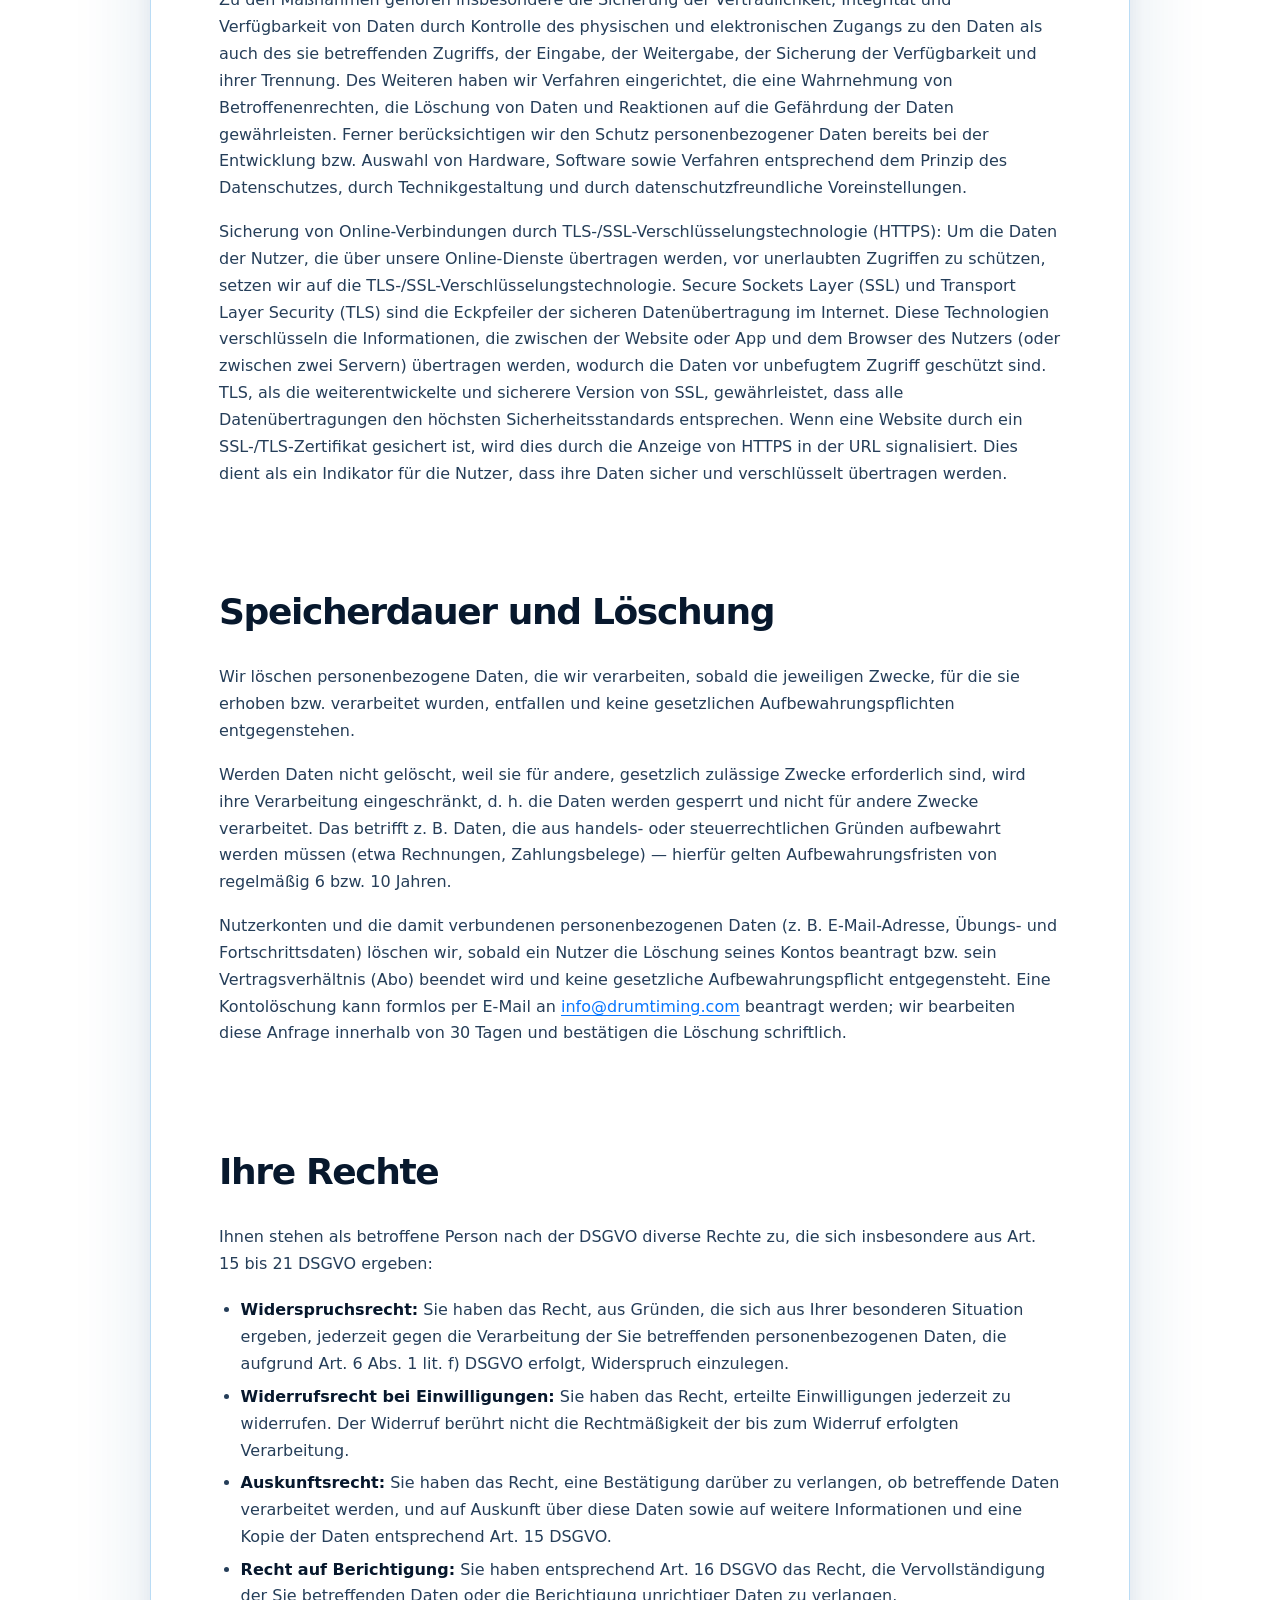
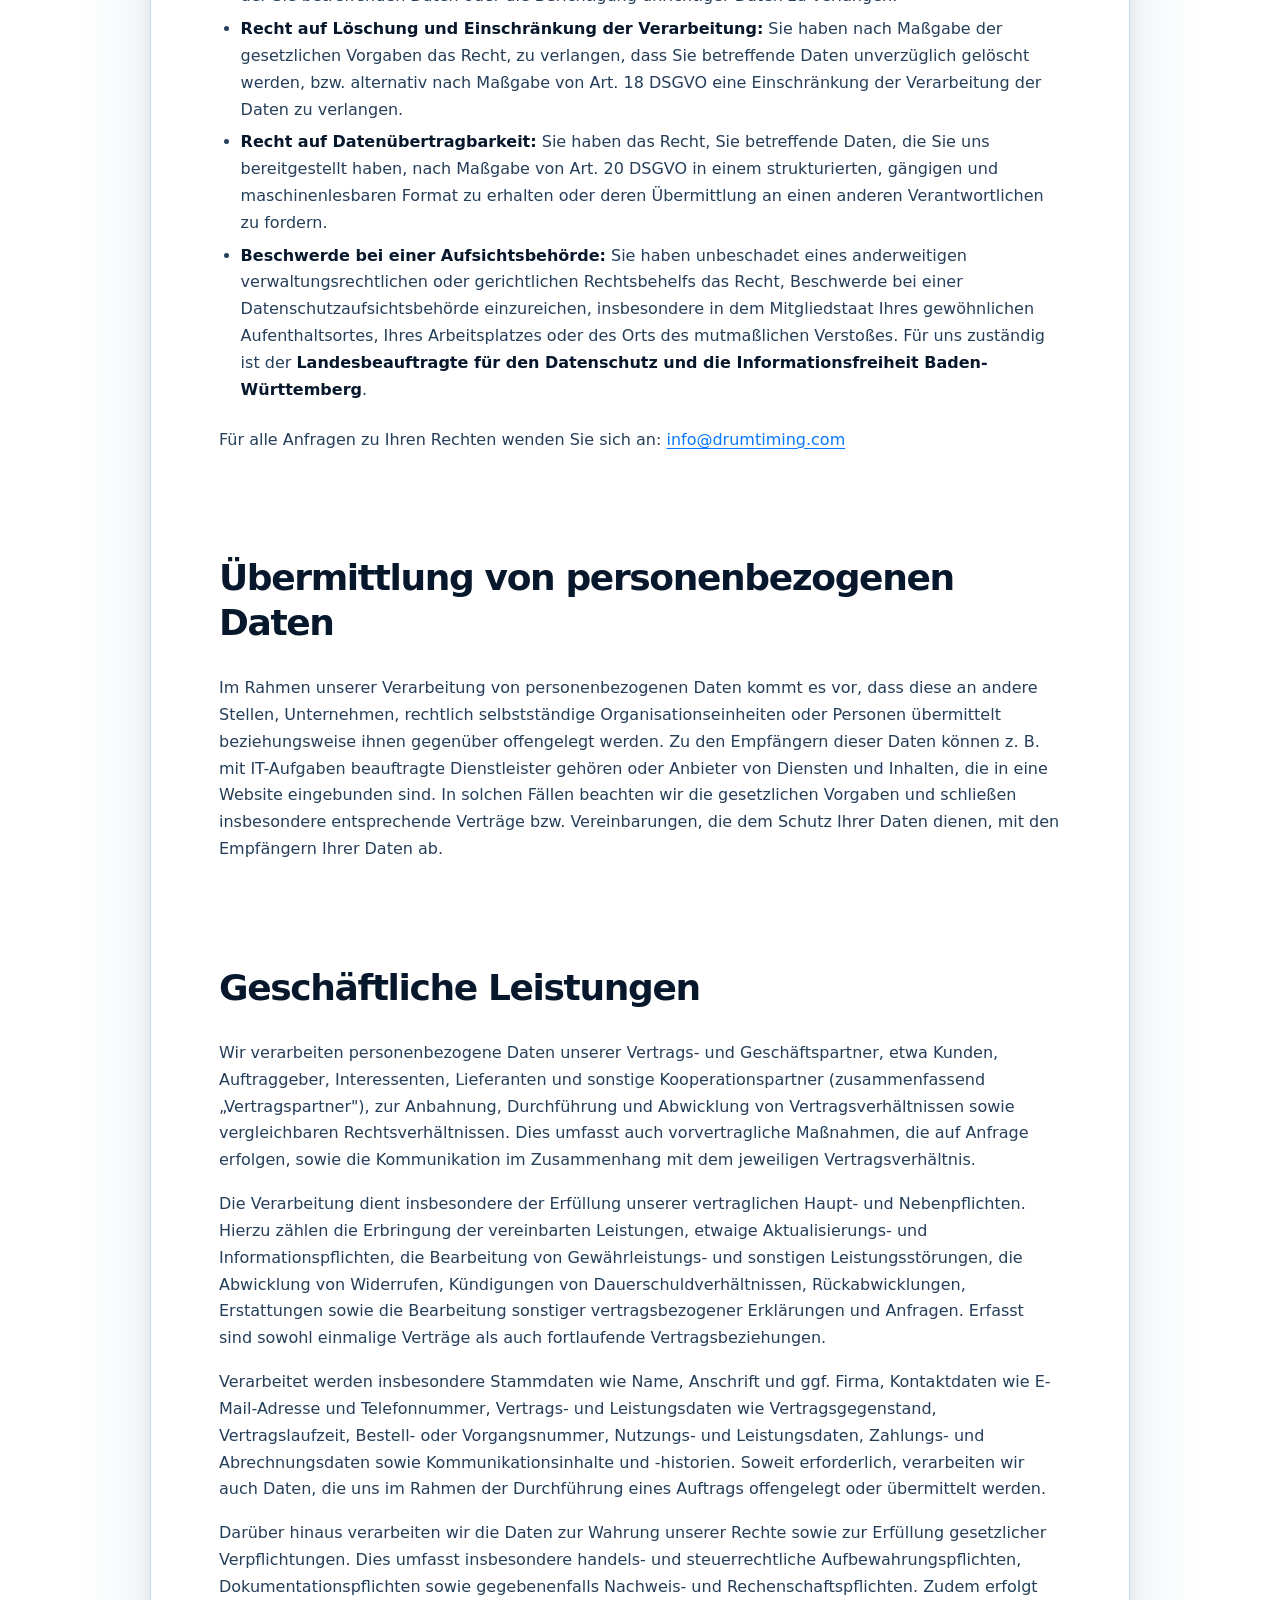
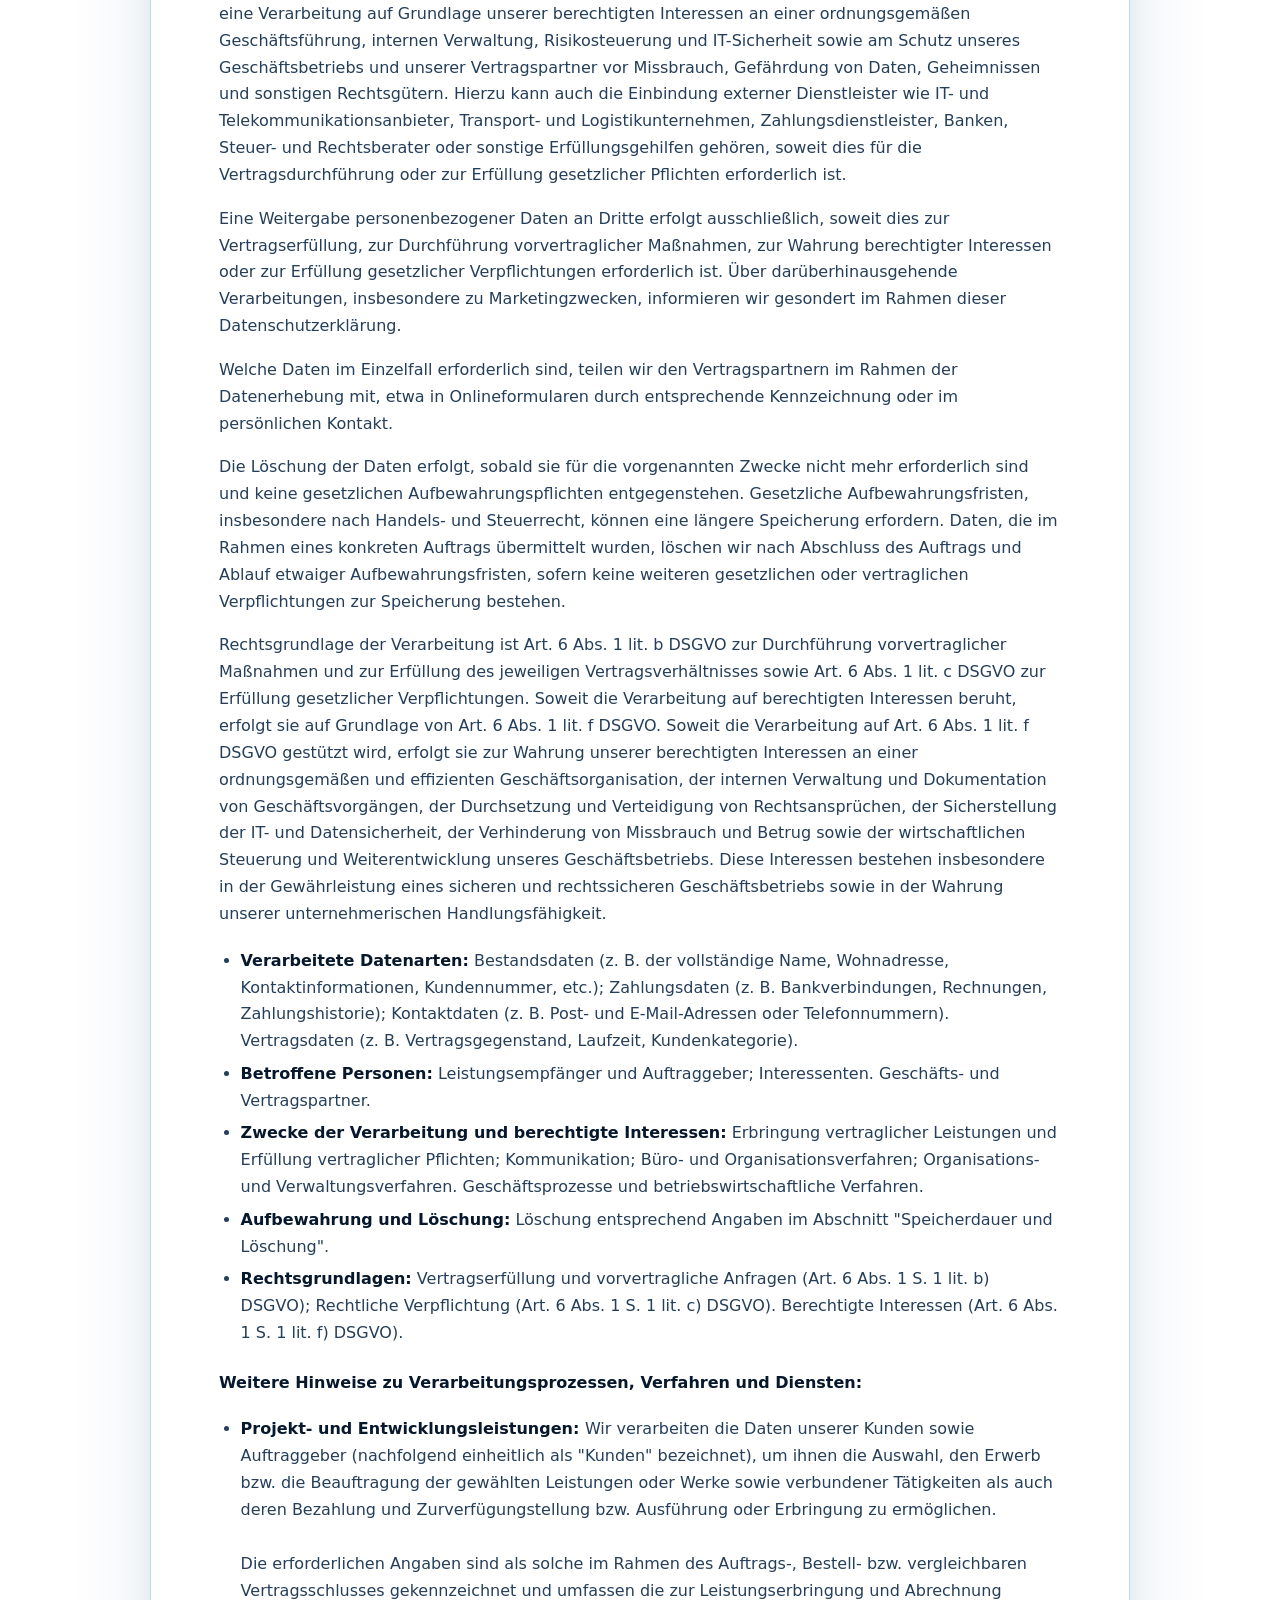
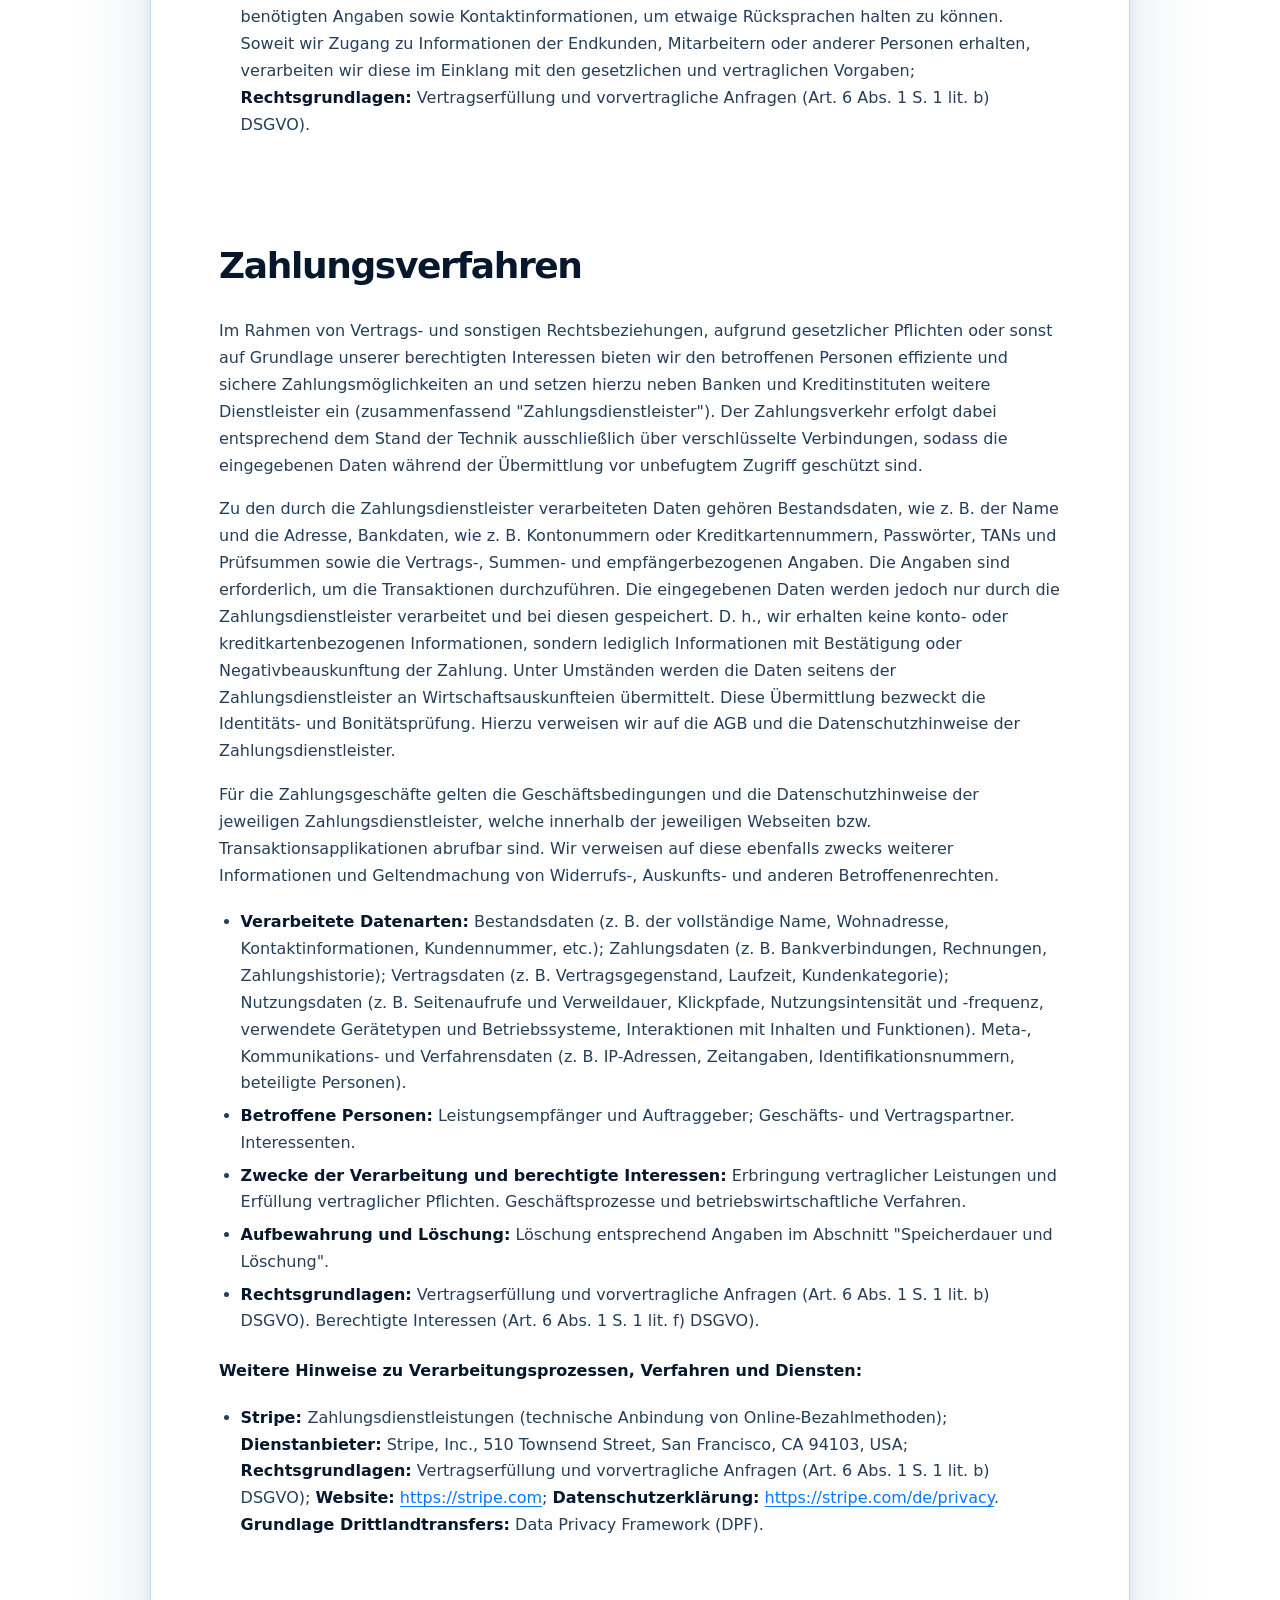
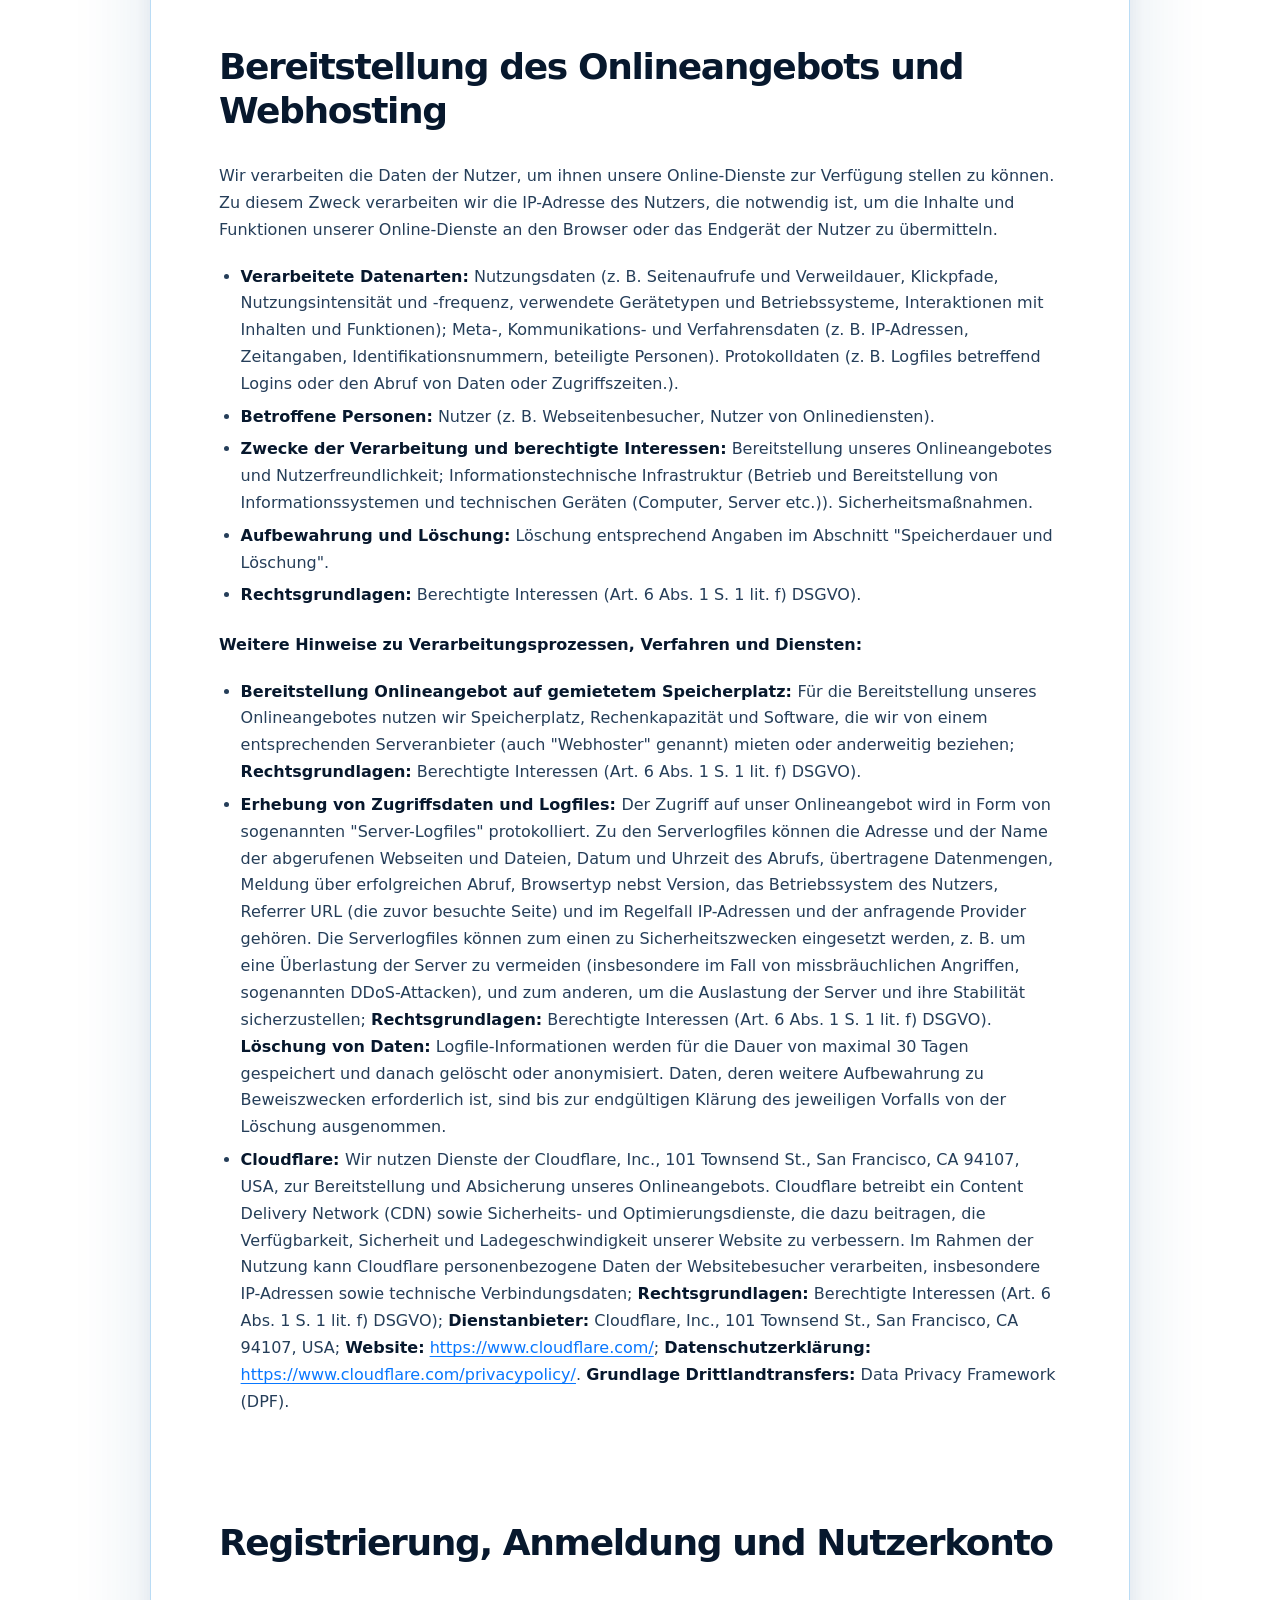
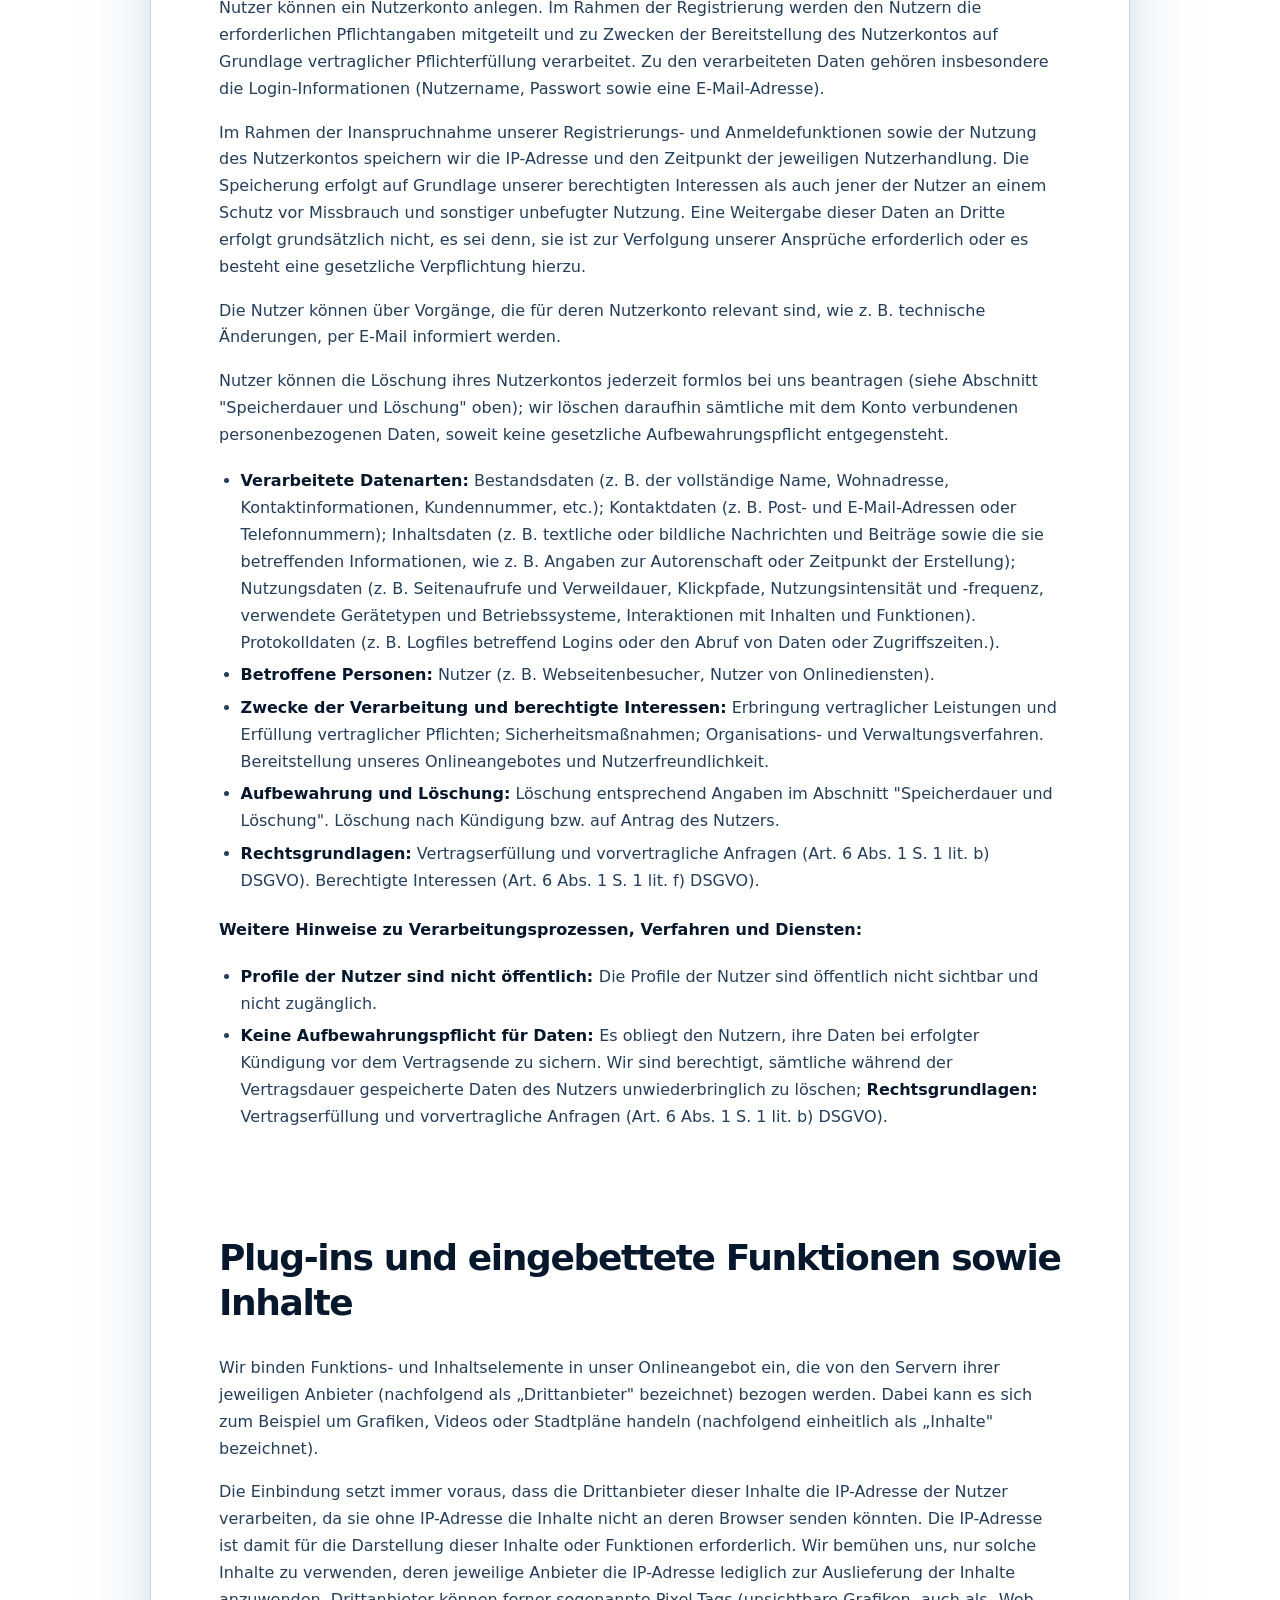
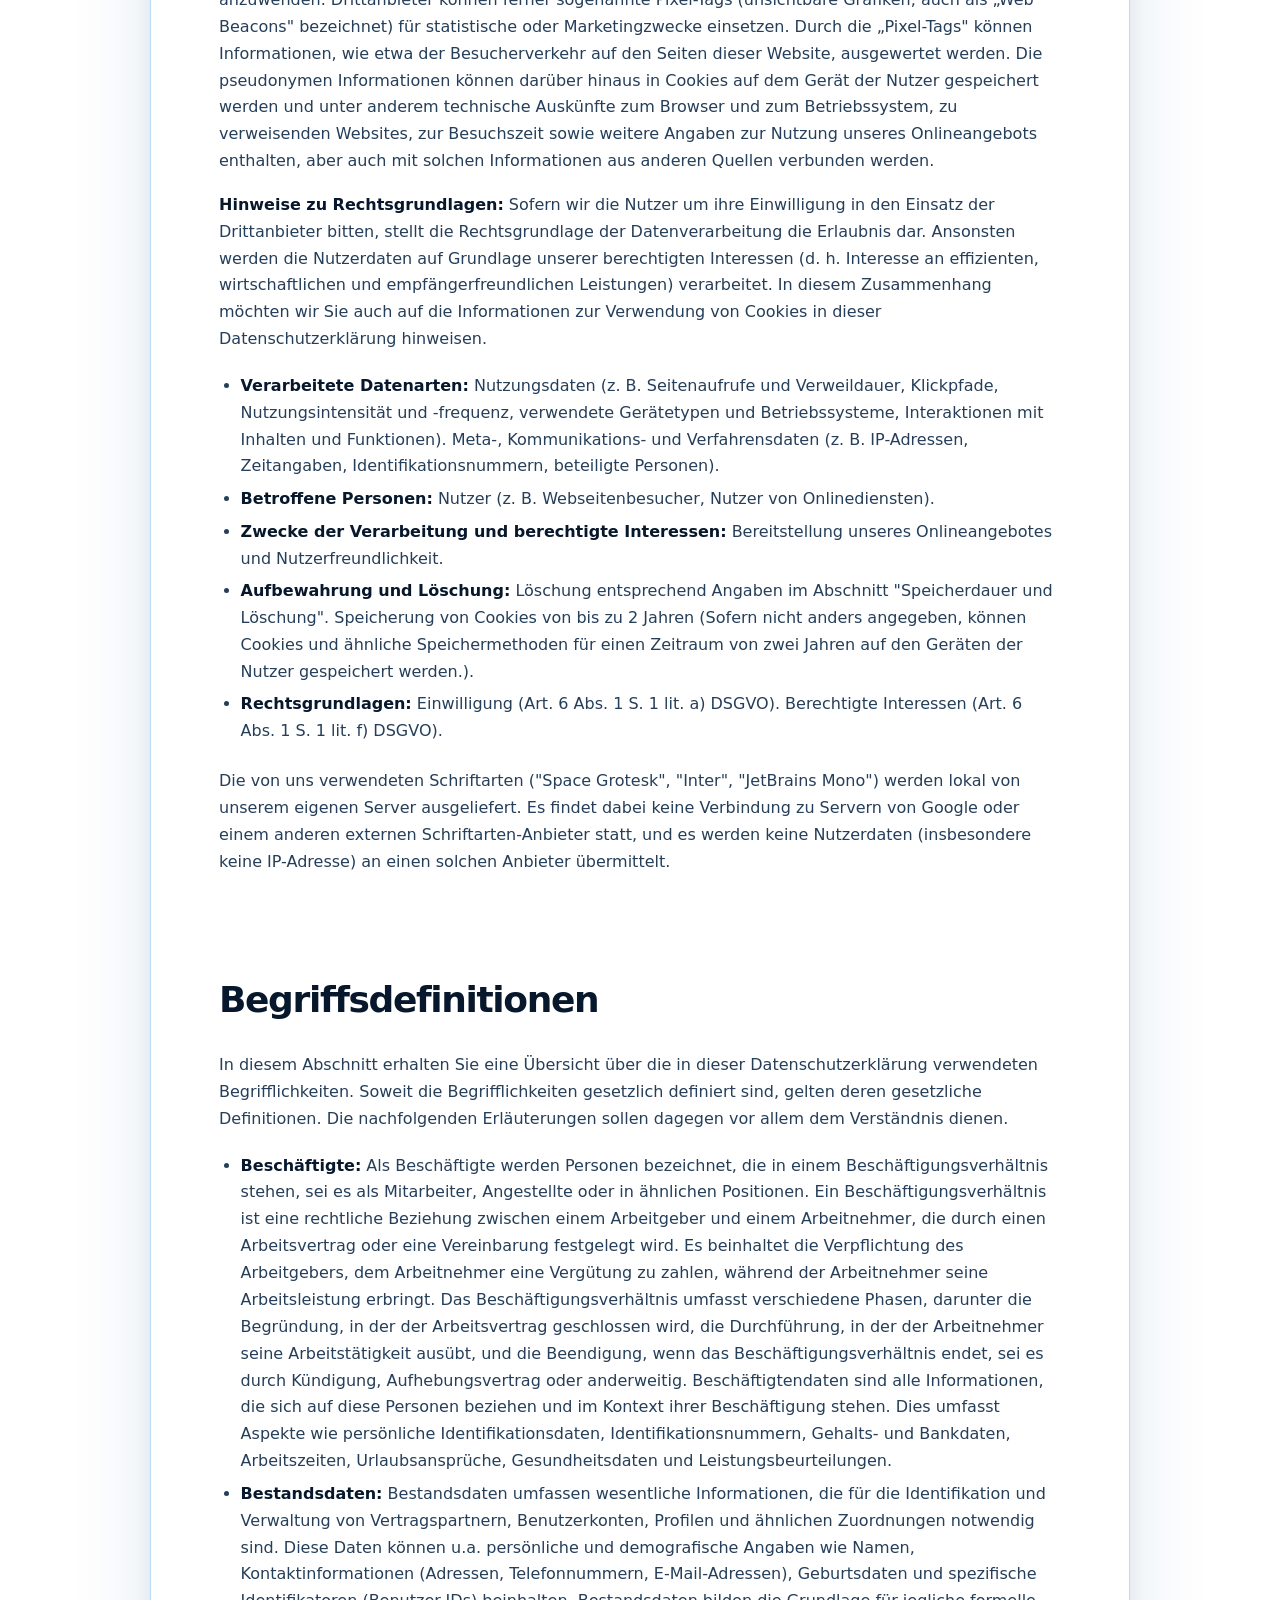
<file: datenschutz.html>
<!DOCTYPE html>
<html lang="de">
<head>
<meta charset="UTF-8">
<meta name="viewport" content="width=device-width, initial-scale=1.0">
<title>Datenschutzerklärung — RhythmLab</title>
<link href="fonts/fonts.css" rel="stylesheet">
<style>
/* RhythmLab Windows 11 unified design — all resources remain local. */
:root{
  --rl-blue:#0877ff;
  --rl-blue-deep:#0565dc;
  --rl-blue-soft:#42a5ff;
  --rl-ink:#07182d;
  --rl-text:#253e59;
  --rl-muted:#60758c;
  --rl-sky:#eaf7ff;
  --rl-card:rgba(255,255,255,.88);
  --rl-card-solid:#fff;
  --rl-line:#cce6f8;
  --rl-line-strong:#b4d9f3;
  --rl-green:#19a971;
  --rl-red:#dd4052;
  --rl-shadow:0 28px 80px rgba(23,82,132,.14),0 5px 20px rgba(23,82,132,.07);
  --rl-shadow-soft:0 16px 46px rgba(23,82,132,.10),0 2px 8px rgba(23,82,132,.05);
  --rl-radius-xl:32px;
  --rl-radius-lg:24px;
  --rl-radius-md:16px;
  --rl-font:"Segoe UI Variable Text","Segoe UI Variable","Segoe UI",system-ui,-apple-system,BlinkMacSystemFont,"Helvetica Neue",Arial,sans-serif;
}

html{scroll-behavior:smooth}
body.rl-secondary{
  min-height:100vh !important;
  margin:0 !important;
  padding:0 !important;
  display:flex !important;
  flex-direction:column !important;
  align-items:stretch !important;
  justify-content:flex-start !important;
  gap:0 !important;
  color:var(--rl-ink) !important;
  font-family:var(--rl-font) !important;
  font-size:16px !important;
  line-height:1.68 !important;
  background:
    radial-gradient(circle at 8% -5%,rgba(66,165,255,.30),transparent 34rem),
    radial-gradient(circle at 96% 16%,rgba(8,119,255,.13),transparent 31rem),
    linear-gradient(180deg,#f7fcff 0%,var(--rl-sky) 48%,#f9fcff 100%) !important;
  background-attachment:fixed !important;
  -webkit-font-smoothing:antialiased;
}
body.rl-secondary::before{
  content:"";
  position:fixed;
  inset:0;
  z-index:-1;
  pointer-events:none;
  opacity:.48;
  background-image:
    linear-gradient(rgba(255,255,255,.38) 1px,transparent 1px),
    linear-gradient(90deg,rgba(255,255,255,.38) 1px,transparent 1px);
  background-size:38px 38px;
  mask-image:linear-gradient(to bottom,#000,transparent 68%);
}
body.rl-secondary *,body.rl-secondary *::before,body.rl-secondary *::after{box-sizing:border-box}
body.rl-secondary .wrap{width:min(1180px,calc(100% - 48px)) !important;margin-inline:auto !important;padding:0 !important}
body.rl-secondary a{color:var(--rl-blue);text-underline-offset:3px;transition:color .18s ease,transform .18s ease,border-color .18s ease,background .18s ease}
body.rl-secondary a:hover{color:var(--rl-blue-deep)}

/* Shared Windows 11 navigation */
body.rl-secondary nav.top.rl-site-nav{
  position:sticky !important;
  inset:0 0 auto !important;
  z-index:100 !important;
  width:100% !important;
  margin:0 !important;
  padding:0 !important;
  border:0 !important;
  border-bottom:1px solid rgba(191,224,247,.90) !important;
  background:rgba(248,253,255,.78) !important;
  backdrop-filter:blur(26px) saturate(145%);
  -webkit-backdrop-filter:blur(26px) saturate(145%);
  box-shadow:0 9px 32px rgba(7,24,45,.055) !important;
}
body.rl-secondary nav.top.rl-site-nav .wrap{
  min-height:78px !important;
  display:flex !important;
  align-items:center !important;
  justify-content:space-between !important;
  gap:28px !important;
}
body.rl-secondary .brand{
  display:inline-flex !important;
  align-items:center !important;
  gap:12px !important;
  margin:0 !important;
  color:var(--rl-ink) !important;
  font-family:var(--rl-font) !important;
  font-size:1.14rem !important;
  font-weight:820 !important;
  letter-spacing:-.035em !important;
  line-height:1 !important;
  text-decoration:none !important;
  white-space:nowrap;
}
body.rl-secondary .brand-accent{color:var(--rl-blue)}
body.rl-secondary .mark{
  display:inline-block !important;
  flex:0 0 auto !important;
  width:13px !important;
  height:13px !important;
  border:0 !important;
  border-radius:50% !important;
  background:linear-gradient(135deg,var(--rl-blue),var(--rl-blue-soft)) !important;
  box-shadow:0 0 0 7px rgba(8,119,255,.10),0 5px 16px rgba(8,119,255,.32) !important;
}
body.rl-secondary nav .navlinks{display:flex;align-items:center;justify-content:center;gap:26px;margin-left:auto}
body.rl-secondary nav .navlinks a{color:#36516d;text-decoration:none;font-size:.92rem;font-weight:720;white-space:nowrap}
body.rl-secondary nav .navlinks a:hover{color:var(--rl-blue)}
body.rl-secondary .back{
  min-height:43px !important;
  margin:0 !important;
  padding:0 18px !important;
  display:inline-flex !important;
  align-items:center !important;
  gap:8px !important;
  border:1px solid var(--rl-line-strong) !important;
  border-radius:999px !important;
  color:var(--rl-ink) !important;
  background:rgba(255,255,255,.82) !important;
  box-shadow:0 7px 20px rgba(20,74,117,.075) !important;
  font-size:.92rem !important;
  font-weight:760 !important;
  line-height:1 !important;
  text-decoration:none !important;
  white-space:nowrap;
}
body.rl-secondary .back:hover{transform:translateY(-1px);border-color:#8fc8f2 !important;background:#fff !important}

/* Main surfaces and improved rhythm */
body.rl-secondary main{
  width:min(1020px,calc(100% - 48px)) !important;
  max-width:none !important;
  margin:58px auto 76px !important;
  padding:clamp(34px,5.5vw,68px) !important;
  border:1px solid rgba(181,218,245,.92) !important;
  border-radius:var(--rl-radius-xl) !important;
  color:var(--rl-ink) !important;
  background:var(--rl-card) !important;
  backdrop-filter:blur(24px) saturate(135%);
  -webkit-backdrop-filter:blur(24px) saturate(135%);
  box-shadow:var(--rl-shadow) !important;
}
body.rl-legal main{width:min(980px,calc(100% - 48px)) !important}
body.rl-legal-short main{width:min(820px,calc(100% - 48px)) !important}
body.rl-admin main{width:min(1080px,calc(100% - 48px)) !important}
body.rl-form-page:not(.rl-legal) main{width:min(840px,calc(100% - 48px)) !important}
body.rl-course-page main{width:min(1000px,calc(100% - 48px)) !important}
body.rl-secondary main>h1:first-child,
body.rl-secondary>div.card>h1{
  margin:0 0 16px !important;
  color:var(--rl-ink) !important;
  font-family:var(--rl-font) !important;
  font-size:clamp(2.25rem,5vw,4.15rem) !important;
  font-weight:830 !important;
  line-height:1.03 !important;
  letter-spacing:-.058em !important;
  background:linear-gradient(105deg,var(--rl-ink) 0%,#124f82 58%,var(--rl-blue) 100%) !important;
  -webkit-background-clip:text !important;
  background-clip:text !important;
  -webkit-text-fill-color:transparent !important;
}
body.rl-form-page main>h1:first-child{font-size:clamp(2.25rem,5vw,3.7rem) !important}
body.rl-secondary h1,body.rl-secondary h2,body.rl-secondary h3{
  color:var(--rl-ink) !important;
  font-family:var(--rl-font) !important;
  font-weight:790 !important;
  letter-spacing:-.038em !important;
  line-height:1.16 !important;
}
body.rl-secondary h2{
  margin:2.65em 0 .72em !important;
  padding-top:.2em !important;
  border-top:0 !important;
  font-size:clamp(1.55rem,3vw,2.25rem) !important;
}
body.rl-secondary main>h2:first-of-type{margin-top:2.15em !important}
body.rl-secondary h3{margin:1.5em 0 .55em !important;font-size:1.22rem !important}
body.rl-secondary p{margin:0 0 1.05em !important;color:var(--rl-text) !important;font-size:1rem !important}
body.rl-secondary p.lead,body.rl-secondary p.sub{max-width:760px;margin:0 0 32px !important;color:var(--rl-muted) !important;font-size:1.08rem !important;line-height:1.65 !important}
body.rl-secondary strong{color:var(--rl-ink) !important}
body.rl-secondary ul,body.rl-secondary ol{margin:0 0 1.25em !important;padding-left:1.35rem !important}
body.rl-secondary li{padding:.18em 0;color:var(--rl-text) !important}
body.rl-secondary hr{margin:36px 0 !important;border:0 !important;border-top:1px solid var(--rl-line) !important}
body.rl-secondary code{padding:.16em .45em;border:1px solid var(--rl-line);border-radius:7px;color:#0753aa;background:#eef8ff;font-family:ui-monospace,SFMono-Regular,Consolas,monospace}
body.rl-secondary dl{display:grid !important;grid-template-columns:minmax(185px,.72fr) minmax(0,1fr) !important;gap:10px 24px !important;margin:18px 0 !important}
body.rl-secondary dt{color:var(--rl-muted) !important;font-weight:690 !important}
body.rl-secondary dd{margin:0 !important;color:var(--rl-ink) !important;font-weight:680 !important}

/* Cards and content modules */
body.rl-secondary .card,
body.rl-secondary .block,
body.rl-secondary .withdraw-card,
body.rl-secondary .confirmation,
body.rl-secondary .form,
body.rl-secondary .key-card,
body.rl-secondary .contract-details,
body.rl-secondary .index,
body.rl-secondary .seal,
body.rl-secondary .item{
  border:1px solid rgba(183,219,245,.96) !important;
  border-radius:var(--rl-radius-lg) !important;
  color:var(--rl-ink) !important;
  background:rgba(255,255,255,.86) !important;
  box-shadow:var(--rl-shadow-soft) !important;
}
body.rl-secondary .card,
body.rl-secondary .block,
body.rl-secondary .withdraw-card,
body.rl-secondary .confirmation,
body.rl-secondary .form,
body.rl-secondary .key-card,
body.rl-secondary .contract-details{
  margin:26px 0 !important;
  padding:clamp(22px,4vw,36px) !important;
}
body.rl-secondary .card h2:first-child,body.rl-secondary .block h2:first-child{margin-top:0 !important;padding-top:0 !important}
body.rl-secondary .confirmation{border-color:rgba(25,169,113,.42) !important;background:linear-gradient(135deg,rgba(237,255,247,.96),rgba(255,255,255,.93)) !important}
body.rl-secondary .index{margin:30px 0 42px !important;padding:24px 28px !important}
body.rl-secondary .index-link{display:block;padding:8px 0 !important;color:#244968 !important;text-decoration:none !important;font-weight:690 !important}
body.rl-secondary .index-link:hover{color:var(--rl-blue) !important;transform:translateX(3px)}
body.rl-secondary .glossary dt{color:var(--rl-ink) !important;font-weight:800 !important}
body.rl-secondary .seal{margin-top:44px !important;padding:24px 28px !important}
body.rl-secondary .hint{
  margin:18px 0 !important;
  padding:16px 18px !important;
  border:0 !important;
  border-left:4px solid var(--rl-blue) !important;
  border-radius:0 var(--rl-radius-md) var(--rl-radius-md) 0 !important;
  color:var(--rl-muted) !important;
  background:#eff8ff !important;
}

/* Forms */
body.rl-secondary form{margin-top:20px}
body.rl-secondary .field{display:grid !important;gap:9px !important;margin:0 0 20px !important}
body.rl-secondary label{display:block !important;margin:0 !important;color:var(--rl-ink) !important;font-size:.94rem !important;font-weight:730 !important}
body.rl-secondary input:not([type="checkbox"]):not([type="radio"]),
body.rl-secondary textarea,
body.rl-secondary select{
  width:100% !important;
  min-width:0 !important;
  min-height:50px !important;
  margin:0 !important;
  padding:13px 15px !important;
  border:1px solid var(--rl-line-strong) !important;
  border-radius:14px !important;
  outline:0 !important;
  color:var(--rl-ink) !important;
  background:rgba(255,255,255,.94) !important;
  box-shadow:inset 0 1px 2px rgba(7,24,45,.035) !important;
  font:inherit !important;
  transition:border-color .18s ease,box-shadow .18s ease,transform .18s ease !important;
}
body.rl-secondary textarea{min-height:126px !important;resize:vertical !important}
body.rl-secondary input:focus,body.rl-secondary textarea:focus,body.rl-secondary select:focus{border-color:var(--rl-blue) !important;box-shadow:0 0 0 4px rgba(8,119,255,.13) !important}
body.rl-secondary input[type="checkbox"],body.rl-secondary input[type="radio"]{accent-color:var(--rl-blue)}
body.rl-secondary button,
body.rl-secondary .btn,
body.rl-secondary .action,
body.rl-secondary .add-lesson{
  width:auto !important;
  min-height:48px !important;
  margin:0 !important;
  padding:12px 21px !important;
  display:inline-flex !important;
  align-items:center !important;
  justify-content:center !important;
  gap:8px !important;
  border:1px solid transparent !important;
  border-radius:999px !important;
  color:#fff !important;
  background:linear-gradient(135deg,var(--rl-blue),var(--rl-blue-deep)) !important;
  box-shadow:0 11px 26px rgba(8,119,255,.23) !important;
  font:750 .98rem/1 var(--rl-font) !important;
  text-decoration:none !important;
  cursor:pointer !important;
  transition:transform .18s ease,box-shadow .18s ease,filter .18s ease !important;
}
body.rl-secondary button:hover,body.rl-secondary .btn:hover,body.rl-secondary .action:hover,body.rl-secondary .add-lesson:hover{transform:translateY(-2px);filter:saturate(1.08);box-shadow:0 16px 32px rgba(8,119,255,.28) !important}
body.rl-secondary button:disabled{opacity:.55 !important;cursor:not-allowed !important;transform:none !important}
body.rl-secondary button.secondary,body.rl-secondary .secondary{
  color:var(--rl-ink) !important;
  border-color:var(--rl-line-strong) !important;
  background:rgba(255,255,255,.94) !important;
  box-shadow:0 8px 20px rgba(24,81,126,.08) !important;
}
body.rl-secondary button.danger,body.rl-secondary .danger{color:#fff !important;background:linear-gradient(135deg,#ef5363,#cf3044) !important;box-shadow:0 11px 26px rgba(207,48,68,.21) !important}
body.rl-secondary .small{min-height:39px !important;padding:9px 15px !important;font-size:.88rem !important}
body.rl-secondary .form-status,body.rl-secondary .status,body.rl-secondary .status-line,body.rl-secondary .result{min-height:1.5em;margin:16px 0 0 !important;color:var(--rl-muted) !important;font-size:.93rem !important;font-weight:700 !important}
body.rl-secondary .ok{color:#0d8c5b !important}body.rl-secondary .err,body.rl-secondary .error{color:#c72f43 !important}

/* Cancellation / withdrawal */
body.rl-secondary .step-indicator{display:flex !important;gap:11px !important;flex-wrap:wrap !important;margin:30px 0 !important;font-family:var(--rl-font) !important}
body.rl-secondary .step-indicator span{padding:10px 16px !important;border:1px solid var(--rl-line) !important;border-radius:999px !important;color:var(--rl-muted) !important;background:rgba(255,255,255,.72) !important;font-size:.9rem !important;font-weight:720 !important}
body.rl-secondary .step-indicator .active{color:#fff !important;border-color:transparent !important;background:linear-gradient(135deg,var(--rl-blue),var(--rl-blue-soft)) !important;box-shadow:0 9px 22px rgba(8,119,255,.22) !important}
body.rl-secondary .card button:not(.small),body.rl-secondary .withdraw-card button:not(.small){margin-top:4px !important}
body.rl-secondary .card button+button,body.rl-secondary .withdraw-card button+button{margin-left:10px !important}
body.rl-secondary .line{display:inline-block;min-width:180px;border-bottom:1px solid #7d93aa}

/* Course builder */
body.rl-course-page .block{margin-top:30px !important}
body.rl-secondary .lesson-card{
  position:relative !important;
  margin:20px 0 !important;
  padding:26px !important;
  border:1px solid #c5e1f6 !important;
  border-radius:22px !important;
  background:linear-gradient(145deg,rgba(255,255,255,.96),rgba(238,248,255,.91)) !important;
  box-shadow:0 12px 34px rgba(24,81,126,.09) !important;
}
body.rl-secondary .lesson-card h3{margin-top:0 !important}
body.rl-secondary .lesson-card .remove-lesson{background:linear-gradient(135deg,#ef5363,#cf3044) !important}
body.rl-secondary .footer-actions{display:flex !important;align-items:center !important;gap:16px !important;flex-wrap:wrap !important;margin-top:32px !important}

/* Admin */
body.rl-admin .key-card{display:grid !important;grid-template-columns:minmax(220px,1fr) auto auto !important;align-items:center !important;gap:16px !important}
body.rl-admin .key-card label{display:flex !important;align-items:center !important;gap:8px !important;white-space:nowrap !important}
body.rl-admin #list{display:grid !important;gap:18px !important;margin-top:24px !important}
body.rl-admin .item{margin:0 !important;padding:24px !important}
body.rl-admin .top-row{display:flex !important;justify-content:space-between !important;gap:18px !important;align-items:flex-start !important;margin:0 0 12px !important}
body.rl-admin .name{color:var(--rl-ink) !important;font-size:1.02rem !important;font-weight:800 !important}
body.rl-admin .email,body.rl-admin .date{color:var(--rl-muted) !important}
body.rl-admin .meta,body.rl-admin .message{margin:13px 0 !important;padding:14px 16px !important;border-radius:14px !important;color:#34516d !important;background:#eff8ff !important}
body.rl-admin .actions{display:flex !important;gap:11px !important;align-items:center !important;flex-wrap:wrap !important;margin-top:17px !important}
body.rl-admin .badge{padding:5px 10px !important;border-radius:999px !important;color:#a65d00 !important;background:#fff2d9 !important;font-weight:800 !important}
body.rl-admin .empty{padding:34px !important;border:1px dashed #9eccec !important;border-radius:20px !important;text-align:center !important;color:var(--rl-muted) !important;background:rgba(255,255,255,.72) !important}

/* Compact success/cancel/password pages */
body.rl-compact>div.card{
  width:min(650px,calc(100% - 48px)) !important;
  max-width:none !important;
  margin:72px auto 42px !important;
  padding:clamp(34px,6vw,58px) !important;
  text-align:center !important;
}
body.rl-compact>div.card h1{font-size:clamp(2.15rem,5vw,3.45rem) !important}
body.rl-compact>div.card p{max-width:510px;margin-left:auto !important;margin-right:auto !important}
body.rl-compact>div.card .field{text-align:left !important}
body.rl-compact>div.card .icon,body.rl-compact>div.card .check{
  width:70px !important;
  height:70px !important;
  margin:0 auto 24px !important;
  display:grid !important;
  place-items:center !important;
  border-radius:22px !important;
  color:var(--rl-blue) !important;
  background:linear-gradient(135deg,#eef9ff,#d6eeff) !important;
  box-shadow:0 12px 28px rgba(8,119,255,.14) !important;
  font-size:2rem !important;
}
body.rl-compact>div.card .check{color:var(--rl-green) !important;background:linear-gradient(135deg,#ecfff6,#d9f8eb) !important}
body.rl-compact>div.card button{width:100% !important;margin-top:4px !important}

/* Shared footer */
body.rl-secondary footer.rl-site-footer{
  width:100% !important;
  max-width:none !important;
  margin:auto 0 0 !important;
  padding:34px 0 !important;
  display:block !important;
  border:0 !important;
  border-top:1px solid rgba(191,224,247,.82) !important;
  color:#637a92 !important;
  background:rgba(248,252,255,.76) !important;
  backdrop-filter:blur(18px);
  -webkit-backdrop-filter:blur(18px);
  text-align:left !important;
}
body.rl-secondary footer .wrap{display:flex !important;align-items:center !important;justify-content:space-between !important;gap:24px !important;flex-wrap:wrap !important}
body.rl-secondary footer .footer-brand{font-size:1rem !important}
body.rl-secondary footer .mark{width:9px !important;height:9px !important;box-shadow:0 0 0 5px rgba(8,119,255,.09) !important}
body.rl-secondary footer .legal{display:flex !important;align-items:center !important;justify-content:flex-end !important;gap:18px !important;flex-wrap:wrap !important}
body.rl-secondary footer a{color:#42617e !important;font-size:.9rem !important;font-weight:680 !important;text-decoration:none !important}
body.rl-secondary footer a:hover{color:var(--rl-blue) !important}

/* Reference index refinements: more consistent spacing and cards. */
body.rl-index{font-family:var(--rl-font)}
body.rl-index .nav{padding-left:clamp(20px,4vw,58px) !important;padding-right:clamp(20px,4vw,58px) !important;min-height:78px !important;gap:24px !important}
body.rl-index .nav .navlinks{gap:clamp(16px,2vw,30px) !important}
body.rl-index .hero{padding-top:110px !important;padding-bottom:92px !important}
body.rl-index section:not(.hero){padding-top:clamp(88px,9vw,132px) !important;padding-bottom:clamp(88px,9vw,132px) !important}
body.rl-index section+section{border-top-color:rgba(204,230,248,.58) !important}
body.rl-index .section-head{margin-bottom:clamp(36px,5vw,56px) !important}
body.rl-index .section-head .sub{max-width:680px !important;line-height:1.65 !important}
body.rl-index .feature-card,body.rl-index .flow-card,body.rl-index .teacher-card,body.rl-index .price-card{border-radius:26px !important;box-shadow:var(--rl-shadow-soft) !important}
body.rl-index .functional-download{position:relative;overflow:hidden}
body.rl-index .functional-download::before{content:"";position:absolute;inset:auto -12% -35% 45%;height:430px;border-radius:50%;background:radial-gradient(circle,rgba(66,165,255,.22),transparent 66%);pointer-events:none}
body.rl-index .functional-download .download-shell{position:relative;display:grid;grid-template-columns:minmax(0,1.15fr) minmax(260px,.85fr);gap:28px;align-items:stretch;margin-top:38px}
body.rl-index .functional-download .download-card,body.rl-index .functional-download .link-card{padding:34px;border:1px solid #c9e5f8;border-radius:28px;background:rgba(255,255,255,.90);box-shadow:0 22px 60px rgba(24,81,126,.12)}
body.rl-index .functional-download .download-card{display:flex;flex-direction:column;align-items:flex-start;justify-content:center;min-height:260px}
body.rl-index .functional-download .download-card .os-pill{display:inline-flex;padding:8px 13px;border-radius:999px;color:#0862c6;background:#e5f3ff;font-weight:800}
body.rl-index .functional-download .download-card h3{margin:20px 0 10px;font-size:2rem}
body.rl-index .functional-download .download-card p{margin:0 0 24px;color:#5e718a;line-height:1.65}
body.rl-index .functional-download .link-card{display:grid;align-content:center;gap:14px}
body.rl-index .functional-download .link-card a{display:flex;justify-content:space-between;gap:15px;padding:17px 18px;border:1px solid #d2e9fa;border-radius:16px;background:#f7fbff;color:#163d63;text-decoration:none;font-weight:800}
body.rl-index .functional-download .link-card a:hover{border-color:#91cafa;transform:translateY(-1px)}
body.rl-index footer .legal{display:flex;gap:16px;align-items:center;flex-wrap:wrap}
body.rl-index footer .legal a{color:#d9ecff;text-decoration:none;font-size:.92rem}
body.rl-index footer .legal a:hover{color:#fff}

@media (max-width:960px){
  body.rl-secondary nav .navlinks{display:none}
  body.rl-index .nav .navlinks{display:none !important}
}
@media (max-width:760px){
  body.rl-secondary .wrap,body.rl-secondary main{width:min(100% - 24px,1020px) !important}
  body.rl-secondary nav.top.rl-site-nav .wrap{min-height:68px !important;gap:14px !important}
  body.rl-secondary .back{min-height:40px !important;padding:0 13px !important;font-size:.86rem !important}
  body.rl-secondary main{margin:28px auto 48px !important;padding:30px 21px !important;border-radius:24px !important}
  body.rl-secondary main>h1:first-child{font-size:clamp(2rem,10vw,3.15rem) !important}
  body.rl-secondary h2{margin-top:2.2em !important}
  body.rl-secondary dl{grid-template-columns:1fr !important;gap:3px 0 !important}
  body.rl-secondary dd{margin-bottom:12px !important}
  body.rl-secondary .key-card{grid-template-columns:1fr !important}
  body.rl-admin .top-row{display:block !important}
  body.rl-secondary .card button+button,body.rl-secondary .withdraw-card button+button{margin:10px 0 0 !important}
  body.rl-secondary .card button,body.rl-secondary .withdraw-card button{width:100% !important}
  body.rl-compact>div.card{width:min(100% - 24px,650px) !important;margin:28px auto 30px !important;padding:32px 22px !important}
  body.rl-secondary footer .wrap{align-items:flex-start !important;flex-direction:column !important}
  body.rl-secondary footer .legal{justify-content:flex-start !important;gap:13px 17px !important}
  body.rl-index .nav{min-height:68px !important}
  body.rl-index .nav .actions .btn-secondary{display:none !important}
  body.rl-index .hero{padding-top:86px !important;padding-bottom:68px !important}
  body.rl-index section:not(.hero){padding-top:76px !important;padding-bottom:76px !important}
  body.rl-index .functional-download .download-shell{grid-template-columns:1fr}
  body.rl-index .functional-download .download-card,body.rl-index .functional-download .link-card{padding:25px;border-radius:22px}
}
@media (prefers-reduced-motion:reduce){html{scroll-behavior:auto}*,*::before,*::after{animation-duration:.01ms!important;animation-iteration-count:1!important;transition-duration:.01ms!important}}
@media print{
  body.rl-secondary{display:block !important;background:#fff !important}
  body.rl-secondary::before,body.rl-secondary nav.top,body.rl-secondary footer{display:none !important}
  body.rl-secondary main{width:100% !important;margin:0 !important;padding:0 !important;border:0 !important;box-shadow:none !important;background:#fff !important}
}


/* Typografische Korrektur für Rechtstextseiten */
body.rl-win11.rl-secondary.rl-legal h1,
body.rl-win11.rl-secondary.rl-legal h2,
body.rl-win11.rl-secondary.rl-legal h3 {
  line-height: 1.24 !important;
  padding-bottom: 0.10em !important;
  overflow: visible !important;
}


/* Einheitliche RhythmLab-Hauptnavigation wie auf der Startseite */
body.rl-win11 {
  padding-top: 0;
}

nav.nav {
  position: fixed;
  z-index: 1000;
  top: 16px;
  left: 50%;
  transform: translateX(-50%);
  width: min(1180px, calc(100% - 30px));
  min-height: 64px;
  display: grid;
  grid-template-columns: auto minmax(0, 1fr) auto;
  align-items: center;
  column-gap: 20px;
  padding: 10px 14px;
  border: 1px solid rgba(255,255,255,.72);
  border-radius: 22px;
  background: rgba(255,255,255,.88);
  backdrop-filter: blur(18px);
  -webkit-backdrop-filter: blur(18px);
  box-shadow: 0 14px 40px rgba(13,57,93,.12);
  font-family: "Inter", ui-sans-serif, system-ui, -apple-system,
    BlinkMacSystemFont, "Segoe UI", sans-serif;
}

nav.nav a {
  text-decoration: none !important;
}

nav.nav .brand {
  display: inline-flex;
  align-items: center;
  min-height: 42px;
  padding: 0 4px;
  border-radius: 11px;
  color: #07182d;
  font-size: 1.22rem;
  font-weight: 900;
  letter-spacing: -.04em;
  line-height: 1;
  white-space: nowrap;
}

nav.nav .brand span {
  color: #0877ff;
}

nav.nav .navlinks {
  display: flex;
  align-items: center;
  justify-content: flex-end;
  gap: 3px;
  min-width: 0;
  height: 42px;
  margin: 0;
}

nav.nav .navlinks > a {
  position: relative;
  display: inline-flex;
  align-items: center;
  justify-content: center;
  height: 42px;
  padding: 0 12px;
  border-radius: 11px;
  color: #3d536c;
  font-size: .92rem;
  font-weight: 800;
  line-height: 1;
  white-space: nowrap;
  transition:
    color .2s ease,
    background-color .2s ease,
    transform .2s ease;
}

nav.nav .navlinks > a:hover {
  color: #0877ff;
  background: #eef7ff;
}

nav.nav .nav-actions {
  display: flex;
  align-items: center;
  justify-content: flex-end;
  min-height: 42px;
}

nav.nav .nav-download {
  display: inline-flex;
  align-items: center;
  justify-content: center;
  min-width: 112px;
  height: 42px;
  padding: 0 18px;
  border-radius: 12px;
  background: #0877ff;
  color: #fff;
  font-weight: 900;
  line-height: 1;
  white-space: nowrap;
  box-shadow: 0 9px 22px rgba(8,119,255,.22);
  transition:
    background-color .2s ease,
    transform .2s ease,
    box-shadow .2s ease;
}

nav.nav .nav-download:hover {
  background: #006be8;
  transform: translateY(-1px);
}

nav.nav .nav-current {
  display: none;
  min-width: 0;
  overflow: hidden;
  color: #4f6580;
  font-size: .86rem;
  font-weight: 800;
  text-align: center;
  text-overflow: ellipsis;
  white-space: nowrap;
}

/* Genügend Abstand für die schwebende Navigation */
body.rl-win11.rl-secondary:not(.rl-status-page) main {
  padding-top: 132px !important;
}

body.rl-win11.rl-status-page {
  padding-top: 104px !important;
}

@media (max-width: 1080px) {
  nav.nav {
    column-gap: 12px;
  }

  nav.nav .navlinks > a {
    padding: 0 9px;
    font-size: .86rem;
  }
}

@media (max-width: 900px) {
  nav.nav {
    grid-template-columns: auto minmax(0, 1fr) auto;
  }

  nav.nav .navlinks {
    display: none !important;
  }

  nav.nav .nav-current {
    display: block;
  }
}

@media (max-width: 480px) {
  nav.nav {
    top: 8px;
    width: calc(100% - 16px);
    column-gap: 8px;
    padding: 8px 10px;
  }

  nav.nav .brand {
    font-size: 1.05rem;
  }

  nav.nav .nav-current {
    font-size: .78rem;
  }

  nav.nav .nav-download {
    min-width: 96px;
    height: 40px;
    padding: 0 13px;
    font-size: .88rem;
  }

  body.rl-win11.rl-secondary:not(.rl-status-page) main {
    padding-top: 112px !important;
  }

  body.rl-win11.rl-status-page {
    padding-top: 88px !important;
  }
}





/* RhythmLab-Logo exakt wie in der Referenzdatei */
nav.nav > .brand,
nav.top.rl-site-nav .brand {
  display: inline-flex !important;
  align-items: center !important;
  gap: 12px !important;
  margin: 0 !important;
  padding: 0 !important;
  color: var(--rl-ink, #07182d) !important;
  font-family: var(
    --rl-font,
    "Segoe UI Variable Text",
    "Segoe UI Variable",
    "Segoe UI",
    system-ui,
    -apple-system,
    BlinkMacSystemFont,
    "Helvetica Neue",
    Arial,
    sans-serif
  ) !important;
  font-size: 1.14rem !important;
  font-weight: 820 !important;
  letter-spacing: -.035em !important;
  line-height: 1 !important;
  text-decoration: none !important;
  white-space: nowrap !important;
  border: 0 !important;
  border-radius: 0 !important;
  background: transparent !important;
  box-shadow: none !important;
  transform: none !important;
}

nav.nav > .brand:hover,
nav.nav > .brand:focus-visible,
nav.top.rl-site-nav .brand:hover,
nav.top.rl-site-nav .brand:focus-visible {
  color: var(--rl-ink, #07182d) !important;
  background: transparent !important;
  transform: none !important;
}

nav.nav > .brand .brand-accent,
nav.top.rl-site-nav .brand .brand-accent {
  color: var(--rl-blue, #0877ff) !important;
}

nav.nav > .brand .mark,
nav.top.rl-site-nav .brand .mark {
  display: inline-block !important;
  flex: 0 0 auto !important;
  width: 13px !important;
  height: 13px !important;
  border: 0 !important;
  border-radius: 50% !important;
  background: linear-gradient(
    135deg,
    var(--rl-blue, #0877ff),
    var(--rl-blue-soft, #42a5ff)
  ) !important;
  box-shadow:
    0 0 0 7px rgba(8,119,255,.10),
    0 5px 16px rgba(8,119,255,.32) !important;
}

@media (max-width: 480px) {
  nav.nav > .brand,
  nav.top.rl-site-nav .brand {
    gap: 10px !important;
    font-size: 1.05rem !important;
  }

  nav.nav > .brand .mark,
  nav.top.rl-site-nav .brand .mark {
    width: 11px !important;
    height: 11px !important;
    box-shadow:
      0 0 0 5px rgba(8,119,255,.10),
      0 4px 13px rgba(8,119,255,.28) !important;
  }
}

</style>
</head>
<body class="rl-win11 rl-secondary rl-legal">
<nav class="nav" aria-label="Hauptnavigation"><a class="brand" href="index.html" aria-label="RhythmLab Startseite">
      <span class="mark" aria-hidden="true"></span>
      <span>Rhythm<span class="brand-accent">Lab</span></span>
    </a><span class="nav-current" aria-live="polite">Datenschutz</span><div class="navlinks"><a href="index.html#ablauf">Lernablauf</a><a href="index.html#lehrer">Für Lehrer</a><a href="index.html#loesung">Funktionen</a><a href="index.html#preis">Preis</a><a href="kurs-erstellen.html">Kurs erstellen</a></div><div class="nav-actions"><a class="nav-download" href="index.html#download">Download</a></div></nav>
<main>
<h1>Datenschutzerklärung</h1>
<h2 id="m716">Präambel</h2>
<p>Mit der folgenden Datenschutzerklärung möchten wir Sie darüber aufklären, welche Arten Ihrer personenbezogenen Daten (nachfolgend auch kurz als "Daten" bezeichnet) wir zu welchen Zwecken und in welchem Umfang verarbeiten. Die Datenschutzerklärung gilt für alle von uns durchgeführten Verarbeitungen personenbezogener Daten, sowohl im Rahmen der Erbringung unserer Leistungen als auch insbesondere auf unseren Webseiten, in mobilen Applikationen sowie innerhalb externer Onlinepräsenzen, wie z. B. unserer Social-Media-Profile (nachfolgend zusammenfassend bezeichnet als "Onlineangebot").</p>
<p>Die verwendeten Begriffe sind nicht geschlechtsspezifisch.</p>

<p>Stand: 23. Juli 2026</p><h2>Inhaltsübersicht</h2> <ul class="index"><li><a class="index-link" href="#m716">Präambel</a></li><li><a class="index-link" href="#m3">Verantwortlicher</a></li><li><a class="index-link" href="#mOverview">Übersicht der Verarbeitungen</a></li><li><a class="index-link" href="#m2427">Maßgebliche Rechtsgrundlagen</a></li><li><a class="index-link" href="#m27">Sicherheitsmaßnahmen</a></li><li><a class="index-link" href="#mLoeschung">Speicherdauer und Löschung</a></li><li><a class="index-link" href="#mRechte">Ihre Rechte</a></li><li><a class="index-link" href="#m25">Übermittlung von personenbezogenen Daten</a></li><li><a class="index-link" href="#m317">Geschäftliche Leistungen</a></li><li><a class="index-link" href="#m326">Zahlungsverfahren</a></li><li><a class="index-link" href="#m225">Bereitstellung des Onlineangebots und Webhosting</a></li><li><a class="index-link" href="#m367">Registrierung, Anmeldung und Nutzerkonto</a></li><li><a class="index-link" href="#m328">Plug-ins und eingebettete Funktionen sowie Inhalte</a></li><li><a class="index-link" href="#m42">Begriffsdefinitionen</a></li></ul><h2 id="m3">Verantwortlicher</h2><p>Timo Karl<br>Panoramastraße 1<br>71711 Steinheim an der Murr, Deutschland</p>
<p>E-Mail-Adresse: <a href="mailto:info@drumtiming.com">info@drumtiming.com</a></p>

<h2 id="mOverview">Übersicht der Verarbeitungen</h2><p>Die nachfolgende Übersicht fasst die Arten der verarbeiteten Daten und die Zwecke ihrer Verarbeitung zusammen und verweist auf die betroffenen Personen.</p><h3>Arten der verarbeiteten Daten</h3>
<ul><li>Bestandsdaten.</li><li>Beschäftigtendaten.</li><li>Zahlungsdaten.</li><li>Kontaktdaten.</li><li>Inhaltsdaten.</li><li>Vertragsdaten.</li><li>Nutzungsdaten.</li><li>Meta-, Kommunikations- und Verfahrensdaten.</li><li>Protokolldaten.</li></ul><h3>Kategorien betroffener Personen</h3><ul><li>Leistungsempfänger und Auftraggeber.</li><li>Beschäftigte.</li><li>Interessenten.</li><li>Nutzer.</li><li>Geschäfts- und Vertragspartner.</li><li>Dritte Personen.</li><li>Hinweisgeber.</li></ul><h3>Zwecke der Verarbeitung</h3><ul><li>Erbringung vertraglicher Leistungen und Erfüllung vertraglicher Pflichten.</li><li>Kommunikation.</li><li>Sicherheitsmaßnahmen.</li><li>Büro- und Organisationsverfahren.</li><li>Organisations- und Verwaltungsverfahren.</li><li>Bereitstellung unseres Onlineangebotes und Nutzerfreundlichkeit.</li><li>Informationstechnische Infrastruktur.</li><li>Hinweisgeberschutz.</li><li>Geschäftsprozesse und betriebswirtschaftliche Verfahren.</li></ul><h2 id="m2427">Maßgebliche Rechtsgrundlagen</h2><p><strong>Maßgebliche Rechtsgrundlagen nach der DSGVO: </strong>Im Folgenden erhalten Sie eine Übersicht der Rechtsgrundlagen der DSGVO, auf deren Basis wir personenbezogene Daten verarbeiten. Bitte nehmen Sie zur Kenntnis, dass neben den Regelungen der DSGVO nationale Datenschutzvorgaben in Ihrem bzw. unserem Wohn- oder Sitzland gelten können. Sollten ferner im Einzelfall speziellere Rechtsgrundlagen maßgeblich sein, teilen wir Ihnen diese in der Datenschutzerklärung mit.</p>
 <ul><li><strong>Einwilligung (Art. 6 Abs. 1 S. 1 lit. a) DSGVO)</strong> - Die betroffene Person hat ihre Einwilligung in die Verarbeitung der sie betreffenden personenbezogenen Daten für einen spezifischen Zweck oder mehrere bestimmte Zwecke gegeben.</li><li><strong>Vertragserfüllung und vorvertragliche Anfragen (Art. 6 Abs. 1 S. 1 lit. b) DSGVO)</strong> - Die Verarbeitung ist für die Erfüllung eines Vertrags, dessen Vertragspartei die betroffene Person ist, oder zur Durchführung vorvertraglicher Maßnahmen erforderlich, die auf Anfrage der betroffenen Person erfolgen.</li><li><strong>Rechtliche Verpflichtung (Art. 6 Abs. 1 S. 1 lit. c) DSGVO)</strong> - Die Verarbeitung ist zur Erfüllung einer rechtlichen Verpflichtung erforderlich, der der Verantwortliche unterliegt.</li><li><strong>Berechtigte Interessen (Art. 6 Abs. 1 S. 1 lit. f) DSGVO)</strong> - die Verarbeitung ist zur Wahrung der berechtigten Interessen des Verantwortlichen oder eines Dritten notwendig, vorausgesetzt, dass die Interessen, Grundrechte und Grundfreiheiten der betroffenen Person, die den Schutz personenbezogener Daten verlangen, nicht überwiegen.</li></ul><p><strong>Nationale Datenschutzregelungen in Deutschland: </strong>Zusätzlich zu den Datenschutzregelungen der DSGVO gelten nationale Regelungen zum Datenschutz in Deutschland. Hierzu gehört insbesondere das Gesetz zum Schutz vor Missbrauch personenbezogener Daten bei der Datenverarbeitung (Bundesdatenschutzgesetz – BDSG). Das BDSG enthält insbesondere Spezialregelungen zum Recht auf Auskunft, zum Recht auf Löschung, zum Widerspruchsrecht, zur Verarbeitung besonderer Kategorien personenbezogener Daten, zur Verarbeitung für andere Zwecke und zur Übermittlung sowie automatisierten Entscheidungsfindung im Einzelfall einschließlich Profiling. Ferner können Landesdatenschutzgesetze der einzelnen Bundesländer zur Anwendung gelangen.</p>
<p><strong>Hinweis auf Geltung DSGVO und Schweizer DSG: </strong>Diese Datenschutzhinweise dienen sowohl der Informationserteilung nach dem Schweizer DSG als auch nach der Datenschutzgrundverordnung (DSGVO). Aus diesem Grund bitten wir Sie zu beachten, dass aufgrund der breiteren räumlichen Anwendung und Verständlichkeit die Begriffe der DSGVO verwendet werden. Insbesondere statt der im Schweizer DSG verwendeten Begriffe „Bearbeitung" von „Personendaten", "überwiegendes Interesse" und "besonders schützenswerte Personendaten" werden die in der DSGVO verwendeten Begriffe „Verarbeitung" von „personenbezogenen Daten" sowie "berechtigtes Interesse" und "besondere Kategorien von Daten" verwendet. Die gesetzliche Bedeutung der Begriffe wird jedoch im Rahmen der Geltung des Schweizer DSG weiterhin nach dem Schweizer DSG bestimmt.</p>
<p><strong>Geltung der Datenschutzvorgaben im Sitzland: </strong>In dem Land, in dem der Verantwortliche seinen Sitz hat, gelten neben der Datenschutz-Grundverordnung (DSGVO) auch nationale Datenschutzvorschriften.</p>

<h2 id="m27">Sicherheitsmaßnahmen</h2><p>Wir treffen nach Maßgabe der gesetzlichen Vorgaben unter Berücksichtigung des Stands der Technik, der Implementierungskosten und der Art, des Umfangs, der Umstände und der Zwecke der Verarbeitung sowie der unterschiedlichen Eintrittswahrscheinlichkeiten und des Ausmaßes der Bedrohung der Rechte und Freiheiten natürlicher Personen geeignete technische und organisatorische Maßnahmen, um ein dem Risiko angemessenes Schutzniveau zu gewährleisten.</p>
<p>Zu den Maßnahmen gehören insbesondere die Sicherung der Vertraulichkeit, Integrität und Verfügbarkeit von Daten durch Kontrolle des physischen und elektronischen Zugangs zu den Daten als auch des sie betreffenden Zugriffs, der Eingabe, der Weitergabe, der Sicherung der Verfügbarkeit und ihrer Trennung. Des Weiteren haben wir Verfahren eingerichtet, die eine Wahrnehmung von Betroffenenrechten, die Löschung von Daten und Reaktionen auf die Gefährdung der Daten gewährleisten. Ferner berücksichtigen wir den Schutz personenbezogener Daten bereits bei der Entwicklung bzw. Auswahl von Hardware, Software sowie Verfahren entsprechend dem Prinzip des Datenschutzes, durch Technikgestaltung und durch datenschutzfreundliche Voreinstellungen.</p>
<p>Sicherung von Online-Verbindungen durch TLS-/SSL-Verschlüsselungstechnologie (HTTPS): Um die Daten der Nutzer, die über unsere Online-Dienste übertragen werden, vor unerlaubten Zugriffen zu schützen, setzen wir auf die TLS-/SSL-Verschlüsselungstechnologie. Secure Sockets Layer (SSL) und Transport Layer Security (TLS) sind die Eckpfeiler der sicheren Datenübertragung im Internet. Diese Technologien verschlüsseln die Informationen, die zwischen der Website oder App und dem Browser des Nutzers (oder zwischen zwei Servern) übertragen werden, wodurch die Daten vor unbefugtem Zugriff geschützt sind. TLS, als die weiterentwickelte und sicherere Version von SSL, gewährleistet, dass alle Datenübertragungen den höchsten Sicherheitsstandards entsprechen. Wenn eine Website durch ein SSL-/TLS-Zertifikat gesichert ist, wird dies durch die Anzeige von HTTPS in der URL signalisiert. Dies dient als ein Indikator für die Nutzer, dass ihre Daten sicher und verschlüsselt übertragen werden.</p>

<h2 id="mLoeschung">Speicherdauer und Löschung</h2>
<p>Wir löschen personenbezogene Daten, die wir verarbeiten, sobald die jeweiligen Zwecke, für die sie erhoben bzw. verarbeitet wurden, entfallen und keine gesetzlichen Aufbewahrungspflichten entgegenstehen.</p>
<p>Werden Daten nicht gelöscht, weil sie für andere, gesetzlich zulässige Zwecke erforderlich sind, wird ihre Verarbeitung eingeschränkt, d. h. die Daten werden gesperrt und nicht für andere Zwecke verarbeitet. Das betrifft z. B. Daten, die aus handels- oder steuerrechtlichen Gründen aufbewahrt werden müssen (etwa Rechnungen, Zahlungsbelege) — hierfür gelten Aufbewahrungsfristen von regelmäßig 6 bzw. 10 Jahren.</p>
<p>Nutzerkonten und die damit verbundenen personenbezogenen Daten (z. B. E-Mail-Adresse, Übungs- und Fortschrittsdaten) löschen wir, sobald ein Nutzer die Löschung seines Kontos beantragt bzw. sein Vertragsverhältnis (Abo) beendet wird und keine gesetzliche Aufbewahrungspflicht entgegensteht. Eine Kontolöschung kann formlos per E-Mail an <a href="mailto:info@drumtiming.com">info@drumtiming.com</a> beantragt werden; wir bearbeiten diese Anfrage innerhalb von 30 Tagen und bestätigen die Löschung schriftlich.</p>

<h2 id="mRechte">Ihre Rechte</h2>
<p>Ihnen stehen als betroffene Person nach der DSGVO diverse Rechte zu, die sich insbesondere aus Art. 15 bis 21 DSGVO ergeben:</p>
<ul class="plain-list">
<li><strong>Widerspruchsrecht:</strong> Sie haben das Recht, aus Gründen, die sich aus Ihrer besonderen Situation ergeben, jederzeit gegen die Verarbeitung der Sie betreffenden personenbezogenen Daten, die aufgrund Art. 6 Abs. 1 lit. f) DSGVO erfolgt, Widerspruch einzulegen.</li>
<li><strong>Widerrufsrecht bei Einwilligungen:</strong> Sie haben das Recht, erteilte Einwilligungen jederzeit zu widerrufen. Der Widerruf berührt nicht die Rechtmäßigkeit der bis zum Widerruf erfolgten Verarbeitung.</li>
<li><strong>Auskunftsrecht:</strong> Sie haben das Recht, eine Bestätigung darüber zu verlangen, ob betreffende Daten verarbeitet werden, und auf Auskunft über diese Daten sowie auf weitere Informationen und eine Kopie der Daten entsprechend Art. 15 DSGVO.</li>
<li><strong>Recht auf Berichtigung:</strong> Sie haben entsprechend Art. 16 DSGVO das Recht, die Vervollständigung der Sie betreffenden Daten oder die Berichtigung unrichtiger Daten zu verlangen.</li>
<li><strong>Recht auf Löschung und Einschränkung der Verarbeitung:</strong> Sie haben nach Maßgabe der gesetzlichen Vorgaben das Recht, zu verlangen, dass Sie betreffende Daten unverzüglich gelöscht werden, bzw. alternativ nach Maßgabe von Art. 18 DSGVO eine Einschränkung der Verarbeitung der Daten zu verlangen.</li>
<li><strong>Recht auf Datenübertragbarkeit:</strong> Sie haben das Recht, Sie betreffende Daten, die Sie uns bereitgestellt haben, nach Maßgabe von Art. 20 DSGVO in einem strukturierten, gängigen und maschinenlesbaren Format zu erhalten oder deren Übermittlung an einen anderen Verantwortlichen zu fordern.</li>
<li><strong>Beschwerde bei einer Aufsichtsbehörde:</strong> Sie haben unbeschadet eines anderweitigen verwaltungsrechtlichen oder gerichtlichen Rechtsbehelfs das Recht, Beschwerde bei einer Datenschutzaufsichtsbehörde einzureichen, insbesondere in dem Mitgliedstaat Ihres gewöhnlichen Aufenthaltsortes, Ihres Arbeitsplatzes oder des Orts des mutmaßlichen Verstoßes. Für uns zuständig ist der <strong>Landesbeauftragte für den Datenschutz und die Informationsfreiheit Baden-Württemberg</strong>.</li>
</ul>
<p>Für alle Anfragen zu Ihren Rechten wenden Sie sich an: <a href="mailto:info@drumtiming.com">info@drumtiming.com</a></p>

<h2 id="m25">Übermittlung von personenbezogenen Daten</h2><p>Im Rahmen unserer Verarbeitung von personenbezogenen Daten kommt es vor, dass diese an andere Stellen, Unternehmen, rechtlich selbstständige Organisationseinheiten oder Personen übermittelt beziehungsweise ihnen gegenüber offengelegt werden. Zu den Empfängern dieser Daten können z. B. mit IT-Aufgaben beauftragte Dienstleister gehören oder Anbieter von Diensten und Inhalten, die in eine Website eingebunden sind. In solchen Fällen beachten wir die gesetzlichen Vorgaben und schließen insbesondere entsprechende Verträge bzw. Vereinbarungen, die dem Schutz Ihrer Daten dienen, mit den Empfängern Ihrer Daten ab.</p>

<h2 id="m317">Geschäftliche Leistungen</h2><p>Wir verarbeiten personenbezogene Daten unserer Vertrags- und Geschäftspartner, etwa Kunden, Auftraggeber, Interessenten, Lieferanten und sonstige Kooperationspartner (zusammenfassend „Vertragspartner"), zur Anbahnung, Durchführung und Abwicklung von Vertragsverhältnissen sowie vergleichbaren Rechtsverhältnissen. Dies umfasst auch vorvertragliche Maßnahmen, die auf Anfrage erfolgen, sowie die Kommunikation im Zusammenhang mit dem jeweiligen Vertragsverhältnis.</p>
<p>Die Verarbeitung dient insbesondere der Erfüllung unserer vertraglichen Haupt- und Nebenpflichten. Hierzu zählen die Erbringung der vereinbarten Leistungen, etwaige Aktualisierungs- und Informationspflichten, die Bearbeitung von Gewährleistungs- und sonstigen Leistungsstörungen, die Abwicklung von Widerrufen, Kündigungen von Dauerschuldverhältnissen, Rückabwicklungen, Erstattungen sowie die Bearbeitung sonstiger vertragsbezogener Erklärungen und Anfragen. Erfasst sind sowohl einmalige Verträge als auch fortlaufende Vertragsbeziehungen.</p>
<p>Verarbeitet werden insbesondere Stammdaten wie Name, Anschrift und ggf. Firma, Kontaktdaten wie E-Mail-Adresse und Telefonnummer, Vertrags- und Leistungsdaten wie Vertragsgegenstand, Vertragslaufzeit, Bestell- oder Vorgangsnummer, Nutzungs- und Leistungsdaten, Zahlungs- und Abrechnungsdaten sowie Kommunikationsinhalte und -historien. Soweit erforderlich, verarbeiten wir auch Daten, die uns im Rahmen der Durchführung eines Auftrags offengelegt oder übermittelt werden.</p>
<p>Darüber hinaus verarbeiten wir die Daten zur Wahrung unserer Rechte sowie zur Erfüllung gesetzlicher Verpflichtungen. Dies umfasst insbesondere handels- und steuerrechtliche Aufbewahrungspflichten, Dokumentationspflichten sowie gegebenenfalls Nachweis- und Rechenschaftspflichten. Zudem erfolgt eine Verarbeitung auf Grundlage unserer berechtigten Interessen an einer ordnungsgemäßen Geschäftsführung, internen Verwaltung, Risikosteuerung und IT-Sicherheit sowie am Schutz unseres Geschäftsbetriebs und unserer Vertragspartner vor Missbrauch, Gefährdung von Daten, Geheimnissen und sonstigen Rechtsgütern. Hierzu kann auch die Einbindung externer Dienstleister wie IT- und Telekommunikationsanbieter, Transport- und Logistikunternehmen, Zahlungsdienstleister, Banken, Steuer- und Rechtsberater oder sonstige Erfüllungsgehilfen gehören, soweit dies für die Vertragsdurchführung oder zur Erfüllung gesetzlicher Pflichten erforderlich ist.</p>
<p>Eine Weitergabe personenbezogener Daten an Dritte erfolgt ausschließlich, soweit dies zur Vertragserfüllung, zur Durchführung vorvertraglicher Maßnahmen, zur Wahrung berechtigter Interessen oder zur Erfüllung gesetzlicher Verpflichtungen erforderlich ist. Über darüberhinausgehende Verarbeitungen, insbesondere zu Marketingzwecken, informieren wir gesondert im Rahmen dieser Datenschutzerklärung.</p>
<p>Welche Daten im Einzelfall erforderlich sind, teilen wir den Vertragspartnern im Rahmen der Datenerhebung mit, etwa in Onlineformularen durch entsprechende Kennzeichnung oder im persönlichen Kontakt.</p>
<p>Die Löschung der Daten erfolgt, sobald sie für die vorgenannten Zwecke nicht mehr erforderlich sind und keine gesetzlichen Aufbewahrungspflichten entgegenstehen. Gesetzliche Aufbewahrungsfristen, insbesondere nach Handels- und Steuerrecht, können eine längere Speicherung erfordern. Daten, die im Rahmen eines konkreten Auftrags übermittelt wurden, löschen wir nach Abschluss des Auftrags und Ablauf etwaiger Aufbewahrungsfristen, sofern keine weiteren gesetzlichen oder vertraglichen Verpflichtungen zur Speicherung bestehen.</p>
<p>Rechtsgrundlage der Verarbeitung ist Art. 6 Abs. 1 lit. b DSGVO zur Durchführung vorvertraglicher Maßnahmen und zur Erfüllung des jeweiligen Vertragsverhältnisses sowie Art. 6 Abs. 1 lit. c DSGVO zur Erfüllung gesetzlicher Verpflichtungen. Soweit die Verarbeitung auf berechtigten Interessen beruht, erfolgt sie auf Grundlage von Art. 6 Abs. 1 lit. f DSGVO. Soweit die Verarbeitung auf Art. 6 Abs. 1 lit. f DSGVO gestützt wird, erfolgt sie zur Wahrung unserer berechtigten Interessen an einer ordnungsgemäßen und effizienten Geschäftsorganisation, der internen Verwaltung und Dokumentation von Geschäftsvorgängen, der Durchsetzung und Verteidigung von Rechtsansprüchen, der Sicherstellung der IT- und Datensicherheit, der Verhinderung von Missbrauch und Betrug sowie der wirtschaftlichen Steuerung und Weiterentwicklung unseres Geschäftsbetriebs. Diese Interessen bestehen insbesondere in der Gewährleistung eines sicheren und rechtssicheren Geschäftsbetriebs sowie in der Wahrung unserer unternehmerischen Handlungsfähigkeit.</p>
<ul class="m-elements"><li><strong>Verarbeitete Datenarten:</strong> Bestandsdaten (z. B. der vollständige Name, Wohnadresse, Kontaktinformationen, Kundennummer, etc.); Zahlungsdaten (z. B. Bankverbindungen, Rechnungen, Zahlungshistorie); Kontaktdaten (z. B. Post- und E-Mail-Adressen oder Telefonnummern). Vertragsdaten (z. B. Vertragsgegenstand, Laufzeit, Kundenkategorie).</li><li><strong>Betroffene Personen:</strong> Leistungsempfänger und Auftraggeber; Interessenten. Geschäfts- und Vertragspartner.</li><li><strong>Zwecke der Verarbeitung und berechtigte Interessen:</strong> Erbringung vertraglicher Leistungen und Erfüllung vertraglicher Pflichten; Kommunikation; Büro- und Organisationsverfahren; Organisations- und Verwaltungsverfahren. Geschäftsprozesse und betriebswirtschaftliche Verfahren.</li><li><strong>Aufbewahrung und Löschung:</strong> Löschung entsprechend Angaben im Abschnitt "Speicherdauer und Löschung".</li><li class=""><strong>Rechtsgrundlagen:</strong> Vertragserfüllung und vorvertragliche Anfragen (Art. 6 Abs. 1 S. 1 lit. b) DSGVO); Rechtliche Verpflichtung (Art. 6 Abs. 1 S. 1 lit. c) DSGVO). Berechtigte Interessen (Art. 6 Abs. 1 S. 1 lit. f) DSGVO).</li></ul><p><strong>Weitere Hinweise zu Verarbeitungsprozessen, Verfahren und Diensten:</strong></p><ul class="m-elements"><li><strong>Projekt- und Entwicklungsleistungen: </strong>Wir verarbeiten die Daten unserer Kunden sowie Auftraggeber (nachfolgend einheitlich als "Kunden" bezeichnet), um ihnen die Auswahl, den Erwerb bzw. die Beauftragung der gewählten Leistungen oder Werke sowie verbundener Tätigkeiten als auch deren Bezahlung und Zurverfügungstellung bzw. Ausführung oder Erbringung zu ermöglichen.<br><br>Die erforderlichen Angaben sind als solche im Rahmen des Auftrags-, Bestell- bzw. vergleichbaren Vertragsschlusses gekennzeichnet und umfassen die zur Leistungserbringung und Abrechnung benötigten Angaben sowie Kontaktinformationen, um etwaige Rücksprachen halten zu können. Soweit wir Zugang zu Informationen der Endkunden, Mitarbeitern oder anderer Personen erhalten, verarbeiten wir diese im Einklang mit den gesetzlichen und vertraglichen Vorgaben; <span class=""><strong>Rechtsgrundlagen:</strong> Vertragserfüllung und vorvertragliche Anfragen (Art. 6 Abs. 1 S. 1 lit. b) DSGVO).</span></li></ul>
<h2 id="m326">Zahlungsverfahren</h2><p>Im Rahmen von Vertrags- und sonstigen Rechtsbeziehungen, aufgrund gesetzlicher Pflichten oder sonst auf Grundlage unserer berechtigten Interessen bieten wir den betroffenen Personen effiziente und sichere Zahlungsmöglichkeiten an und setzen hierzu neben Banken und Kreditinstituten weitere Dienstleister ein (zusammenfassend "Zahlungsdienstleister"). Der Zahlungsverkehr erfolgt dabei entsprechend dem Stand der Technik ausschließlich über verschlüsselte Verbindungen, sodass die eingegebenen Daten während der Übermittlung vor unbefugtem Zugriff geschützt sind.</p>
<p>Zu den durch die Zahlungsdienstleister verarbeiteten Daten gehören Bestandsdaten, wie z. B. der Name und die Adresse, Bankdaten, wie z. B. Kontonummern oder Kreditkartennummern, Passwörter, TANs und Prüfsummen sowie die Vertrags-, Summen- und empfängerbezogenen Angaben. Die Angaben sind erforderlich, um die Transaktionen durchzuführen. Die eingegebenen Daten werden jedoch nur durch die Zahlungsdienstleister verarbeitet und bei diesen gespeichert. D. h., wir erhalten keine konto- oder kreditkartenbezogenen Informationen, sondern lediglich Informationen mit Bestätigung oder Negativbeauskunftung der Zahlung. Unter Umständen werden die Daten seitens der Zahlungsdienstleister an Wirtschaftsauskunfteien übermittelt. Diese Übermittlung bezweckt die Identitäts- und Bonitätsprüfung. Hierzu verweisen wir auf die AGB und die Datenschutzhinweise der Zahlungsdienstleister. </p>
<p>Für die Zahlungsgeschäfte gelten die Geschäftsbedingungen und die Datenschutzhinweise der jeweiligen Zahlungsdienstleister, welche innerhalb der jeweiligen Webseiten bzw. Transaktionsapplikationen abrufbar sind. Wir verweisen auf diese ebenfalls zwecks weiterer Informationen und Geltendmachung von Widerrufs-, Auskunfts- und anderen Betroffenenrechten.</p>
<ul class="m-elements"><li><strong>Verarbeitete Datenarten:</strong> Bestandsdaten (z. B. der vollständige Name, Wohnadresse, Kontaktinformationen, Kundennummer, etc.); Zahlungsdaten (z. B. Bankverbindungen, Rechnungen, Zahlungshistorie); Vertragsdaten (z. B. Vertragsgegenstand, Laufzeit, Kundenkategorie); Nutzungsdaten (z. B. Seitenaufrufe und Verweildauer, Klickpfade, Nutzungsintensität und -frequenz, verwendete Gerätetypen und Betriebssysteme, Interaktionen mit Inhalten und Funktionen). Meta-, Kommunikations- und Verfahrensdaten (z. B. IP-Adressen, Zeitangaben, Identifikationsnummern, beteiligte Personen).</li><li><strong>Betroffene Personen:</strong> Leistungsempfänger und Auftraggeber; Geschäfts- und Vertragspartner. Interessenten.</li><li><strong>Zwecke der Verarbeitung und berechtigte Interessen:</strong> Erbringung vertraglicher Leistungen und Erfüllung vertraglicher Pflichten. Geschäftsprozesse und betriebswirtschaftliche Verfahren.</li><li><strong>Aufbewahrung und Löschung:</strong> Löschung entsprechend Angaben im Abschnitt "Speicherdauer und Löschung".</li><li class=""><strong>Rechtsgrundlagen:</strong> Vertragserfüllung und vorvertragliche Anfragen (Art. 6 Abs. 1 S. 1 lit. b) DSGVO). Berechtigte Interessen (Art. 6 Abs. 1 S. 1 lit. f) DSGVO).</li></ul><p><strong>Weitere Hinweise zu Verarbeitungsprozessen, Verfahren und Diensten:</strong></p><ul class="m-elements"><li><strong>Stripe: </strong>Zahlungsdienstleistungen (technische Anbindung von Online-Bezahlmethoden); <strong>Dienstanbieter:</strong> Stripe, Inc., 510 Townsend Street, San Francisco, CA 94103, USA; <span class=""><strong>Rechtsgrundlagen:</strong> Vertragserfüllung und vorvertragliche Anfragen (Art. 6 Abs. 1 S. 1 lit. b) DSGVO); </span><strong>Website:</strong> <a href="https://stripe.com" target="_blank">https://stripe.com</a>; <strong>Datenschutzerklärung:</strong> <a href="https://stripe.com/de/privacy" target="_blank">https://stripe.com/de/privacy</a>. <strong>Grundlage Drittlandtransfers:</strong> Data Privacy Framework (DPF).</li></ul>
<h2 id="m225">Bereitstellung des Onlineangebots und Webhosting</h2><p>Wir verarbeiten die Daten der Nutzer, um ihnen unsere Online-Dienste zur Verfügung stellen zu können. Zu diesem Zweck verarbeiten wir die IP-Adresse des Nutzers, die notwendig ist, um die Inhalte und Funktionen unserer Online-Dienste an den Browser oder das Endgerät der Nutzer zu übermitteln.</p>
<ul class="m-elements"><li><strong>Verarbeitete Datenarten:</strong> Nutzungsdaten (z. B. Seitenaufrufe und Verweildauer, Klickpfade, Nutzungsintensität und -frequenz, verwendete Gerätetypen und Betriebssysteme, Interaktionen mit Inhalten und Funktionen); Meta-, Kommunikations- und Verfahrensdaten (z. B. IP-Adressen, Zeitangaben, Identifikationsnummern, beteiligte Personen). Protokolldaten (z. B. Logfiles betreffend Logins oder den Abruf von Daten oder Zugriffszeiten.).</li><li><strong>Betroffene Personen:</strong> Nutzer (z. B. Webseitenbesucher, Nutzer von Onlinediensten).</li><li><strong>Zwecke der Verarbeitung und berechtigte Interessen:</strong> Bereitstellung unseres Onlineangebotes und Nutzerfreundlichkeit; Informationstechnische Infrastruktur (Betrieb und Bereitstellung von Informationssystemen und technischen Geräten (Computer, Server etc.)). Sicherheitsmaßnahmen.</li><li><strong>Aufbewahrung und Löschung:</strong> Löschung entsprechend Angaben im Abschnitt "Speicherdauer und Löschung".</li><li class=""><strong>Rechtsgrundlagen:</strong> Berechtigte Interessen (Art. 6 Abs. 1 S. 1 lit. f) DSGVO).</li></ul><p><strong>Weitere Hinweise zu Verarbeitungsprozessen, Verfahren und Diensten:</strong></p><ul class="m-elements"><li><strong>Bereitstellung Onlineangebot auf gemietetem Speicherplatz: </strong>Für die Bereitstellung unseres Onlineangebotes nutzen wir Speicherplatz, Rechenkapazität und Software, die wir von einem entsprechenden Serveranbieter (auch "Webhoster" genannt) mieten oder anderweitig beziehen; <span class=""><strong>Rechtsgrundlagen:</strong> Berechtigte Interessen (Art. 6 Abs. 1 S. 1 lit. f) DSGVO).</span></li><li><strong>Erhebung von Zugriffsdaten und Logfiles: </strong>Der Zugriff auf unser Onlineangebot wird in Form von sogenannten "Server-Logfiles" protokolliert. Zu den Serverlogfiles können die Adresse und der Name der abgerufenen Webseiten und Dateien, Datum und Uhrzeit des Abrufs, übertragene Datenmengen, Meldung über erfolgreichen Abruf, Browsertyp nebst Version, das Betriebssystem des Nutzers, Referrer URL (die zuvor besuchte Seite) und im Regelfall IP-Adressen und der anfragende Provider gehören. Die Serverlogfiles können zum einen zu Sicherheitszwecken eingesetzt werden, z. B. um eine Überlastung der Server zu vermeiden (insbesondere im Fall von missbräuchlichen Angriffen, sogenannten DDoS-Attacken), und zum anderen, um die Auslastung der Server und ihre Stabilität sicherzustellen; <span class=""><strong>Rechtsgrundlagen:</strong> Berechtigte Interessen (Art. 6 Abs. 1 S. 1 lit. f) DSGVO). </span><strong>Löschung von Daten:</strong> Logfile-Informationen werden für die Dauer von maximal 30 Tagen gespeichert und danach gelöscht oder anonymisiert. Daten, deren weitere Aufbewahrung zu Beweiszwecken erforderlich ist, sind bis zur endgültigen Klärung des jeweiligen Vorfalls von der Löschung ausgenommen.</li><li><strong>Cloudflare: </strong>Wir nutzen Dienste der Cloudflare, Inc., 101 Townsend St., San Francisco, CA 94107, USA, zur Bereitstellung und Absicherung unseres Onlineangebots. Cloudflare betreibt ein Content Delivery Network (CDN) sowie Sicherheits- und Optimierungsdienste, die dazu beitragen, die Verfügbarkeit, Sicherheit und Ladegeschwindigkeit unserer Website zu verbessern. Im Rahmen der Nutzung kann Cloudflare personenbezogene Daten der Websitebesucher verarbeiten, insbesondere IP-Adressen sowie technische Verbindungsdaten; <span class=""><strong>Rechtsgrundlagen:</strong> Berechtigte Interessen (Art. 6 Abs. 1 S. 1 lit. f) DSGVO); </span><strong>Dienstanbieter:</strong> Cloudflare, Inc., 101 Townsend St., San Francisco, CA 94107, USA; <strong>Website:</strong> <a href="https://www.cloudflare.com/" target="_blank">https://www.cloudflare.com/</a>; <strong>Datenschutzerklärung:</strong> <a href="https://www.cloudflare.com/privacypolicy/" target="_blank">https://www.cloudflare.com/privacypolicy/</a>. <strong>Grundlage Drittlandtransfers:</strong> Data Privacy Framework (DPF).</li></ul>
<h2 id="m367">Registrierung, Anmeldung und Nutzerkonto</h2><p>Nutzer können ein Nutzerkonto anlegen. Im Rahmen der Registrierung werden den Nutzern die erforderlichen Pflichtangaben mitgeteilt und zu Zwecken der Bereitstellung des Nutzerkontos auf Grundlage vertraglicher Pflichterfüllung verarbeitet. Zu den verarbeiteten Daten gehören insbesondere die Login-Informationen (Nutzername, Passwort sowie eine E-Mail-Adresse).</p>
<p>Im Rahmen der Inanspruchnahme unserer Registrierungs- und Anmeldefunktionen sowie der Nutzung des Nutzerkontos speichern wir die IP-Adresse und den Zeitpunkt der jeweiligen Nutzerhandlung. Die Speicherung erfolgt auf Grundlage unserer berechtigten Interessen als auch jener der Nutzer an einem Schutz vor Missbrauch und sonstiger unbefugter Nutzung. Eine Weitergabe dieser Daten an Dritte erfolgt grundsätzlich nicht, es sei denn, sie ist zur Verfolgung unserer Ansprüche erforderlich oder es besteht eine gesetzliche Verpflichtung hierzu.</p>
<p>Die Nutzer können über Vorgänge, die für deren Nutzerkonto relevant sind, wie z. B. technische Änderungen, per E-Mail informiert werden.</p>
<p>Nutzer können die Löschung ihres Nutzerkontos jederzeit formlos bei uns beantragen (siehe Abschnitt "Speicherdauer und Löschung" oben); wir löschen daraufhin sämtliche mit dem Konto verbundenen personenbezogenen Daten, soweit keine gesetzliche Aufbewahrungspflicht entgegensteht.</p>
<ul class="m-elements"><li><strong>Verarbeitete Datenarten:</strong> Bestandsdaten (z. B. der vollständige Name, Wohnadresse, Kontaktinformationen, Kundennummer, etc.); Kontaktdaten (z. B. Post- und E-Mail-Adressen oder Telefonnummern); Inhaltsdaten (z. B. textliche oder bildliche Nachrichten und Beiträge sowie die sie betreffenden Informationen, wie z. B. Angaben zur Autorenschaft oder Zeitpunkt der Erstellung); Nutzungsdaten (z. B. Seitenaufrufe und Verweildauer, Klickpfade, Nutzungsintensität und -frequenz, verwendete Gerätetypen und Betriebssysteme, Interaktionen mit Inhalten und Funktionen). Protokolldaten (z. B. Logfiles betreffend Logins oder den Abruf von Daten oder Zugriffszeiten.).</li><li><strong>Betroffene Personen:</strong> Nutzer (z. B. Webseitenbesucher, Nutzer von Onlinediensten).</li><li><strong>Zwecke der Verarbeitung und berechtigte Interessen:</strong> Erbringung vertraglicher Leistungen und Erfüllung vertraglicher Pflichten; Sicherheitsmaßnahmen; Organisations- und Verwaltungsverfahren. Bereitstellung unseres Onlineangebotes und Nutzerfreundlichkeit.</li><li><strong>Aufbewahrung und Löschung:</strong> Löschung entsprechend Angaben im Abschnitt "Speicherdauer und Löschung". Löschung nach Kündigung bzw. auf Antrag des Nutzers.</li><li class=""><strong>Rechtsgrundlagen:</strong> Vertragserfüllung und vorvertragliche Anfragen (Art. 6 Abs. 1 S. 1 lit. b) DSGVO). Berechtigte Interessen (Art. 6 Abs. 1 S. 1 lit. f) DSGVO).</li></ul><p><strong>Weitere Hinweise zu Verarbeitungsprozessen, Verfahren und Diensten:</strong></p><ul class="m-elements"><li><strong>Profile der Nutzer sind nicht öffentlich: </strong>Die Profile der Nutzer sind öffentlich nicht sichtbar und nicht zugänglich.</li><li><strong>Keine Aufbewahrungspflicht für Daten: </strong>Es obliegt den Nutzern, ihre Daten bei erfolgter Kündigung vor dem Vertragsende zu sichern. Wir sind berechtigt, sämtliche während der Vertragsdauer gespeicherte Daten des Nutzers unwiederbringlich zu löschen; <span class=""><strong>Rechtsgrundlagen:</strong> Vertragserfüllung und vorvertragliche Anfragen (Art. 6 Abs. 1 S. 1 lit. b) DSGVO).</span></li></ul>
<h2 id="m328">Plug-ins und eingebettete Funktionen sowie Inhalte</h2><p>Wir binden Funktions- und Inhaltselemente in unser Onlineangebot ein, die von den Servern ihrer jeweiligen Anbieter (nachfolgend als „Drittanbieter" bezeichnet) bezogen werden. Dabei kann es sich zum Beispiel um Grafiken, Videos oder Stadtpläne handeln (nachfolgend einheitlich als „Inhalte" bezeichnet).</p>
<p>Die Einbindung setzt immer voraus, dass die Drittanbieter dieser Inhalte die IP-Adresse der Nutzer verarbeiten, da sie ohne IP-Adresse die Inhalte nicht an deren Browser senden könnten. Die IP-Adresse ist damit für die Darstellung dieser Inhalte oder Funktionen erforderlich. Wir bemühen uns, nur solche Inhalte zu verwenden, deren jeweilige Anbieter die IP-Adresse lediglich zur Auslieferung der Inhalte anzuwenden. Drittanbieter können ferner sogenannte Pixel-Tags (unsichtbare Grafiken, auch als „Web Beacons" bezeichnet) für statistische oder Marketingzwecke einsetzen. Durch die „Pixel-Tags" können Informationen, wie etwa der Besucherverkehr auf den Seiten dieser Website, ausgewertet werden. Die pseudonymen Informationen können darüber hinaus in Cookies auf dem Gerät der Nutzer gespeichert werden und unter anderem technische Auskünfte zum Browser und zum Betriebssystem, zu verweisenden Websites, zur Besuchszeit sowie weitere Angaben zur Nutzung unseres Onlineangebots enthalten, aber auch mit solchen Informationen aus anderen Quellen verbunden werden.</p>
<p><strong>Hinweise zu Rechtsgrundlagen:</strong> Sofern wir die Nutzer um ihre Einwilligung in den Einsatz der Drittanbieter bitten, stellt die Rechtsgrundlage der Datenverarbeitung die Erlaubnis dar. Ansonsten werden die Nutzerdaten auf Grundlage unserer berechtigten Interessen (d. h. Interesse an effizienten, wirtschaftlichen und empfängerfreundlichen Leistungen) verarbeitet. In diesem Zusammenhang möchten wir Sie auch auf die Informationen zur Verwendung von Cookies in dieser Datenschutzerklärung hinweisen.</p>
<ul class="m-elements"><li><strong>Verarbeitete Datenarten:</strong> Nutzungsdaten (z. B. Seitenaufrufe und Verweildauer, Klickpfade, Nutzungsintensität und -frequenz, verwendete Gerätetypen und Betriebssysteme, Interaktionen mit Inhalten und Funktionen). Meta-, Kommunikations- und Verfahrensdaten (z. B. IP-Adressen, Zeitangaben, Identifikationsnummern, beteiligte Personen).</li><li><strong>Betroffene Personen:</strong> Nutzer (z. B. Webseitenbesucher, Nutzer von Onlinediensten).</li><li><strong>Zwecke der Verarbeitung und berechtigte Interessen:</strong> Bereitstellung unseres Onlineangebotes und Nutzerfreundlichkeit.</li><li><strong>Aufbewahrung und Löschung:</strong> Löschung entsprechend Angaben im Abschnitt "Speicherdauer und Löschung". Speicherung von Cookies von bis zu 2 Jahren (Sofern nicht anders angegeben, können Cookies und ähnliche Speichermethoden für einen Zeitraum von zwei Jahren auf den Geräten der Nutzer gespeichert werden.).</li><li class=""><strong>Rechtsgrundlagen:</strong> Einwilligung (Art. 6 Abs. 1 S. 1 lit. a) DSGVO). Berechtigte Interessen (Art. 6 Abs. 1 S. 1 lit. f) DSGVO).</li></ul>
<p>Die von uns verwendeten Schriftarten ("Space Grotesk", "Inter", "JetBrains Mono") werden lokal von unserem eigenen Server ausgeliefert. Es findet dabei keine Verbindung zu Servern von Google oder einem anderen externen Schriftarten-Anbieter statt, und es werden keine Nutzerdaten (insbesondere keine IP-Adresse) an einen solchen Anbieter übermittelt.</p>
<h2 id="m42">Begriffsdefinitionen</h2><p>In diesem Abschnitt erhalten Sie eine Übersicht über die in dieser Datenschutzerklärung verwendeten Begrifflichkeiten. Soweit die Begrifflichkeiten gesetzlich definiert sind, gelten deren gesetzliche Definitionen. Die nachfolgenden Erläuterungen sollen dagegen vor allem dem Verständnis dienen.</p>
 <ul class="glossary"><li><strong>Beschäftigte:</strong> Als Beschäftigte werden Personen bezeichnet, die in einem Beschäftigungsverhältnis stehen, sei es als Mitarbeiter, Angestellte oder in ähnlichen Positionen. Ein Beschäftigungsverhältnis ist eine rechtliche Beziehung zwischen einem Arbeitgeber und einem Arbeitnehmer, die durch einen Arbeitsvertrag oder eine Vereinbarung festgelegt wird. Es beinhaltet die Verpflichtung des Arbeitgebers, dem Arbeitnehmer eine Vergütung zu zahlen, während der Arbeitnehmer seine Arbeitsleistung erbringt. Das Beschäftigungsverhältnis umfasst verschiedene Phasen, darunter die Begründung, in der der Arbeitsvertrag geschlossen wird, die Durchführung, in der der Arbeitnehmer seine Arbeitstätigkeit ausübt, und die Beendigung, wenn das Beschäftigungsverhältnis endet, sei es durch Kündigung, Aufhebungsvertrag oder anderweitig. Beschäftigtendaten sind alle Informationen, die sich auf diese Personen beziehen und im Kontext ihrer Beschäftigung stehen. Dies umfasst Aspekte wie persönliche Identifikationsdaten, Identifikationsnummern, Gehalts- und Bankdaten, Arbeitszeiten, Urlaubsansprüche, Gesundheitsdaten und Leistungsbeurteilungen. </li><li><strong>Bestandsdaten:</strong> Bestandsdaten umfassen wesentliche Informationen, die für die Identifikation und Verwaltung von Vertragspartnern, Benutzerkonten, Profilen und ähnlichen Zuordnungen notwendig sind. Diese Daten können u.a. persönliche und demografische Angaben wie Namen, Kontaktinformationen (Adressen, Telefonnummern, E-Mail-Adressen), Geburtsdaten und spezifische Identifikatoren (Benutzer-IDs) beinhalten. Bestandsdaten bilden die Grundlage für jegliche formelle Interaktion zwischen Personen und Diensten, Einrichtungen oder Systemen, indem sie eine eindeutige Zuordnung und Kommunikation ermöglichen. </li><li><strong>Inhaltsdaten:</strong> Inhaltsdaten umfassen Informationen, die im Zuge der Erstellung, Bearbeitung und Veröffentlichung von Inhalten aller Art generiert werden. Diese Kategorie von Daten kann Texte, Bilder, Videos, Audiodateien und andere multimediale Inhalte einschließen, die auf verschiedenen Plattformen und Medien veröffentlicht werden. Inhaltsdaten sind nicht nur auf den eigentlichen Inhalt beschränkt, sondern beinhalten auch Metadaten, die Informationen über den Inhalt selbst liefern, wie Tags, Beschreibungen, Autoreninformationen und Veröffentlichungsdaten </li><li><strong>Kontaktdaten:</strong> Kontaktdaten sind essentielle Informationen, die die Kommunikation mit Personen oder Organisationen ermöglichen. Sie umfassen u.a. Telefonnummern, postalische Adressen und E-Mail-Adressen, sowie Kommunikationsmittel wie soziale Medien-Handles und Instant-Messaging-Identifikatoren. </li><li><strong>Meta-, Kommunikations- und Verfahrensdaten:</strong> Meta-, Kommunikations- und Verfahrensdaten sind Kategorien, die Informationen über die Art und Weise enthalten, wie Daten verarbeitet, übermittelt und verwaltet werden. Meta-Daten, auch bekannt als Daten über Daten, umfassen Informationen, die den Kontext, die Herkunft und die Struktur anderer Daten beschreiben. Sie können Angaben zur Dateigröße, dem Erstellungsdatum, dem Autor eines Dokuments und den Änderungshistorien beinhalten. Kommunikationsdaten erfassen den Austausch von Informationen zwischen Nutzern über verschiedene Kanäle, wie E-Mail-Verkehr, Anrufprotokolle, Nachrichten in sozialen Netzwerken und Chat-Verläufe, inklusive der beteiligten Personen, Zeitstempel und Übertragungswege. Verfahrensdaten beschreiben die Prozesse und Abläufe innerhalb von Systemen oder Organisationen, einschließlich Workflow-Dokumentationen, Protokolle von Transaktionen und Aktivitäten, sowie Audit-Logs, die zur Nachverfolgung und Überprüfung von Vorgängen verwendet werden. </li><li><strong>Nutzungsdaten:</strong> Nutzungsdaten beziehen sich auf Informationen, die erfassen, wie Nutzer mit digitalen Produkten, Dienstleistungen oder Plattformen interagieren. Diese Daten umfassen eine breite Palette von Informationen, die aufzeigen, wie Nutzer Anwendungen nutzen, welche Funktionen sie bevorzugen, wie lange sie auf bestimmten Seiten verweilen und über welche Pfade sie durch eine Anwendung navigieren. Nutzungsdaten können auch die Häufigkeit der Nutzung, Zeitstempel von Aktivitäten, IP-Adressen, Geräteinformationen und Standortdaten einschließen. Sie sind besonders wertvoll für die Analyse des Nutzerverhaltens, die Optimierung von Benutzererfahrungen, das Personalisieren von Inhalten und das Verbessern von Produkten oder Dienstleistungen. Darüber hinaus spielen Nutzungsdaten eine entscheidende Rolle beim Erkennen von Trends, Vorlieben und möglichen Problembereichen innerhalb digitaler Angebote </li><li><strong>Personenbezogene Daten:</strong> "Personenbezogene Daten" sind alle Informationen, die sich auf eine identifizierte oder identifizierbare natürliche Person (im Folgenden "betroffene Person") beziehen; als identifizierbar wird eine natürliche Person angesehen, die direkt oder indirekt, insbesondere mittels Zuordnung zu einer Kennung wie einem Namen, zu einer Kennnummer, zu Standortdaten, zu einer Online-Kennung (z. B. Cookie) oder zu einem oder mehreren besonderen Merkmalen identifiziert werden kann, die Ausdruck der physischen, physiologischen, genetischen, psychischen, wirtschaftlichen, kulturellen oder sozialen Identität dieser natürlichen Person sind. </li><li><strong>Protokolldaten:</strong> Protokolldaten sind Informationen über Ereignisse oder Aktivitäten, die in einem System oder Netzwerk protokolliert wurden. Diese Daten enthalten typischerweise Informationen wie Zeitstempel, IP-Adressen, Benutzeraktionen, Fehlermeldungen und andere Details über die Nutzung oder den Betrieb eines Systems. Protokolldaten werden oft zur Analyse von Systemproblemen, zur Sicherheitsüberwachung oder zur Erstellung von Leistungsberichten verwendet. </li><li><strong>Verantwortlicher:</strong> Als "Verantwortlicher" wird die natürliche oder juristische Person, Behörde, Einrichtung oder andere Stelle, die allein oder gemeinsam mit anderen über die Zwecke und Mittel der Verarbeitung von personenbezogenen Daten entscheidet, bezeichnet. </li><li><strong>Verarbeitung:</strong> "Verarbeitung" ist jeder mit oder ohne Hilfe automatisierter Verfahren ausgeführte Vorgang oder jede solche Vorgangsreihe im Zusammenhang mit personenbezogenen Daten. Der Begriff reicht weit und umfasst praktisch jeden Umgang mit Daten, sei es das Erheben, das Auswerten, das Speichern, das Übermitteln oder das Löschen. </li><li><strong>Vertragsdaten:</strong> Vertragsdaten sind spezifische Informationen, die sich auf die Formalisierung einer Vereinbarung zwischen zwei oder mehr Parteien beziehen. Sie dokumentieren die Bedingungen, unter denen Dienstleistungen oder Produkte bereitgestellt, getauscht oder verkauft werden. Diese Datenkategorie ist wesentlich für die Verwaltung und Erfüllung vertraglicher Verpflichtungen und umfasst sowohl die Identifikation der Vertragsparteien als auch die spezifischen Bedingungen und Konditionen der Vereinbarung. Vertragsdaten können Start- und Enddaten des Vertrages, die Art der vereinbarten Leistungen oder Produkte, Preisvereinbarungen, Zahlungsbedingungen, Kündigungsrechte, Verlängerungsoptionen und spezielle Bedingungen oder Klauseln umfassen. Sie dienen als rechtliche Grundlage für die Beziehung zwischen den Parteien und sind entscheidend für die Klärung von Rechten und Pflichten, die Durchsetzung von Ansprüchen und die Lösung von Streitigkeiten. </li><li><strong>Zahlungsdaten:</strong> Zahlungsdaten umfassen sämtliche Informationen, die zur Abwicklung von Zahlungstransaktionen zwischen Käufern und Verkäufern benötigt werden. Diese Daten sind von entscheidender Bedeutung für den elektronischen Handel, das Online-Banking und jede andere Form der finanziellen Transaktion. Sie beinhalten Details wie Kreditkartennummern, Bankverbindungen, Zahlungsbeträge, Transaktionsdaten, Verifizierungsnummern und Rechnungsinformationen. Zahlungsdaten können auch Informationen über den Zahlungsstatus, Rückbuchungen, Autorisierungen und Gebühren enthalten. </li></ul>
<p class="seal"><a href="https://datenschutz-generator.de/" title="Rechtstext von Dr. Schwenke - für weitere Informationen bitte anklicken." target="_blank" rel="noopener noreferrer nofollow">Erstellt mit kostenlosem Datenschutz-Generator.de von Dr. Thomas Schwenke</a> — ergänzt um die Abschnitte "Speicherdauer und Löschung" sowie "Ihre Rechte".</p>

</main>
<footer class="rl-site-footer">
  <div class="wrap">
    <a class="brand footer-brand" href="index.html" aria-label="RhythmLab Startseite">
      <span class="mark" aria-hidden="true"></span>
      <span>Rhythm<span class="brand-accent">Lab</span></span>
    </a>
    <div class="legal">
      <a href="impressum.html">Impressum</a>
      <a href="datenschutz.html">Datenschutz</a>
      <a href="agb.html">AGB</a>
      <a href="widerruf.html">Widerrufsbelehrung</a>
      <a href="kuendigen.html">Verträge kündigen</a>
      <a href="mailto:info@drumtiming.com">Kontakt</a>
    </div>
  </div>
</footer>
</body>
</html>
</file>
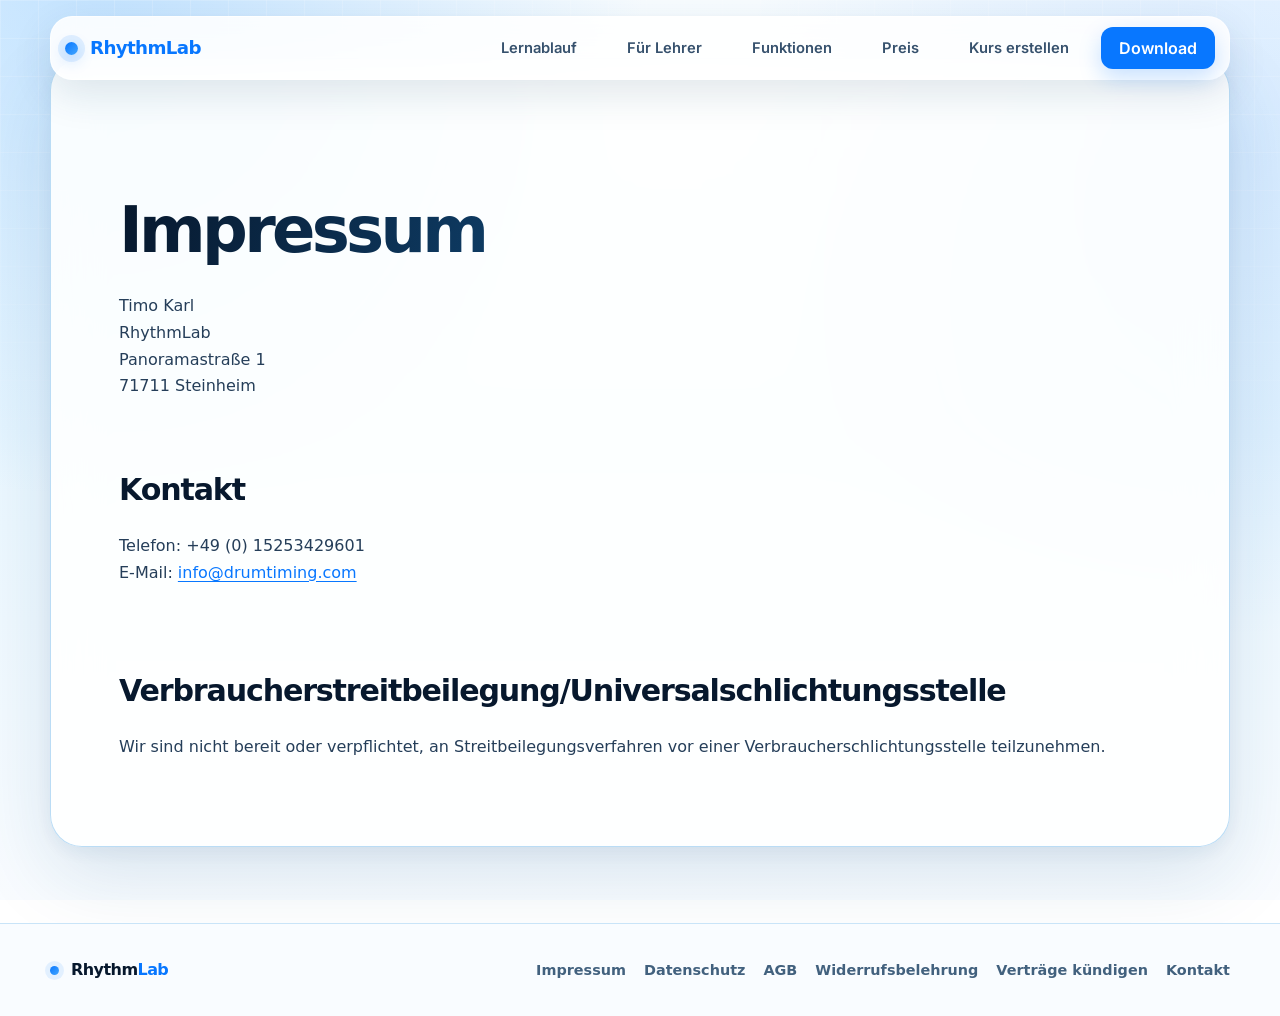
<file: impressum.html>
<!DOCTYPE html>
<html lang="de">
<head>
<meta charset="UTF-8">
<meta name="viewport" content="width=device-width, initial-scale=1.0">
<title>Impressum — RhythmLab</title>
<link href="fonts/fonts.css" rel="stylesheet">
<style>
/* RhythmLab Windows 11 unified design — all resources remain local. */
:root{
  --rl-blue:#0877ff;
  --rl-blue-deep:#0565dc;
  --rl-blue-soft:#42a5ff;
  --rl-ink:#07182d;
  --rl-text:#253e59;
  --rl-muted:#60758c;
  --rl-sky:#eaf7ff;
  --rl-card:rgba(255,255,255,.88);
  --rl-card-solid:#fff;
  --rl-line:#cce6f8;
  --rl-line-strong:#b4d9f3;
  --rl-green:#19a971;
  --rl-red:#dd4052;
  --rl-shadow:0 28px 80px rgba(23,82,132,.14),0 5px 20px rgba(23,82,132,.07);
  --rl-shadow-soft:0 16px 46px rgba(23,82,132,.10),0 2px 8px rgba(23,82,132,.05);
  --rl-radius-xl:32px;
  --rl-radius-lg:24px;
  --rl-radius-md:16px;
  --rl-font:"Segoe UI Variable Text","Segoe UI Variable","Segoe UI",system-ui,-apple-system,BlinkMacSystemFont,"Helvetica Neue",Arial,sans-serif;
}

html{scroll-behavior:smooth}
body.rl-secondary{
  min-height:100vh !important;
  margin:0 !important;
  padding:0 !important;
  display:flex !important;
  flex-direction:column !important;
  align-items:stretch !important;
  justify-content:flex-start !important;
  gap:0 !important;
  color:var(--rl-ink) !important;
  font-family:var(--rl-font) !important;
  font-size:16px !important;
  line-height:1.68 !important;
  background:
    radial-gradient(circle at 8% -5%,rgba(66,165,255,.30),transparent 34rem),
    radial-gradient(circle at 96% 16%,rgba(8,119,255,.13),transparent 31rem),
    linear-gradient(180deg,#f7fcff 0%,var(--rl-sky) 48%,#f9fcff 100%) !important;
  background-attachment:fixed !important;
  -webkit-font-smoothing:antialiased;
}
body.rl-secondary::before{
  content:"";
  position:fixed;
  inset:0;
  z-index:-1;
  pointer-events:none;
  opacity:.48;
  background-image:
    linear-gradient(rgba(255,255,255,.38) 1px,transparent 1px),
    linear-gradient(90deg,rgba(255,255,255,.38) 1px,transparent 1px);
  background-size:38px 38px;
  mask-image:linear-gradient(to bottom,#000,transparent 68%);
}
body.rl-secondary *,body.rl-secondary *::before,body.rl-secondary *::after{box-sizing:border-box}
body.rl-secondary .wrap{width:min(1180px,calc(100% - 48px)) !important;margin-inline:auto !important;padding:0 !important}
body.rl-secondary a{color:var(--rl-blue);text-underline-offset:3px;transition:color .18s ease,transform .18s ease,border-color .18s ease,background .18s ease}
body.rl-secondary a:hover{color:var(--rl-blue-deep)}

/* Shared Windows 11 navigation */
body.rl-secondary nav.top.rl-site-nav{
  position:sticky !important;
  inset:0 0 auto !important;
  z-index:100 !important;
  width:100% !important;
  margin:0 !important;
  padding:0 !important;
  border:0 !important;
  border-bottom:1px solid rgba(191,224,247,.90) !important;
  background:rgba(248,253,255,.78) !important;
  backdrop-filter:blur(26px) saturate(145%);
  -webkit-backdrop-filter:blur(26px) saturate(145%);
  box-shadow:0 9px 32px rgba(7,24,45,.055) !important;
}
body.rl-secondary nav.top.rl-site-nav .wrap{
  min-height:78px !important;
  display:flex !important;
  align-items:center !important;
  justify-content:space-between !important;
  gap:28px !important;
}
body.rl-secondary .brand{
  display:inline-flex !important;
  align-items:center !important;
  gap:12px !important;
  margin:0 !important;
  color:var(--rl-ink) !important;
  font-family:var(--rl-font) !important;
  font-size:1.14rem !important;
  font-weight:820 !important;
  letter-spacing:-.035em !important;
  line-height:1 !important;
  text-decoration:none !important;
  white-space:nowrap;
}
body.rl-secondary .brand-accent{color:var(--rl-blue)}
body.rl-secondary .mark{
  display:inline-block !important;
  flex:0 0 auto !important;
  width:13px !important;
  height:13px !important;
  border:0 !important;
  border-radius:50% !important;
  background:linear-gradient(135deg,var(--rl-blue),var(--rl-blue-soft)) !important;
  box-shadow:0 0 0 7px rgba(8,119,255,.10),0 5px 16px rgba(8,119,255,.32) !important;
}
body.rl-secondary nav .navlinks{display:flex;align-items:center;justify-content:center;gap:26px;margin-left:auto}
body.rl-secondary nav .navlinks a{color:#36516d;text-decoration:none;font-size:.92rem;font-weight:720;white-space:nowrap}
body.rl-secondary nav .navlinks a:hover{color:var(--rl-blue)}
body.rl-secondary .back{
  min-height:43px !important;
  margin:0 !important;
  padding:0 18px !important;
  display:inline-flex !important;
  align-items:center !important;
  gap:8px !important;
  border:1px solid var(--rl-line-strong) !important;
  border-radius:999px !important;
  color:var(--rl-ink) !important;
  background:rgba(255,255,255,.82) !important;
  box-shadow:0 7px 20px rgba(20,74,117,.075) !important;
  font-size:.92rem !important;
  font-weight:760 !important;
  line-height:1 !important;
  text-decoration:none !important;
  white-space:nowrap;
}
body.rl-secondary .back:hover{transform:translateY(-1px);border-color:#8fc8f2 !important;background:#fff !important}

/* Main surfaces and improved rhythm */
body.rl-secondary main{
  width:min(1020px,calc(100% - 48px)) !important;
  max-width:none !important;
  margin:58px auto 76px !important;
  padding:clamp(34px,5.5vw,68px) !important;
  border:1px solid rgba(181,218,245,.92) !important;
  border-radius:var(--rl-radius-xl) !important;
  color:var(--rl-ink) !important;
  background:var(--rl-card) !important;
  backdrop-filter:blur(24px) saturate(135%);
  -webkit-backdrop-filter:blur(24px) saturate(135%);
  box-shadow:var(--rl-shadow) !important;
}
body.rl-legal main{width:min(980px,calc(100% - 48px)) !important}
body.rl-legal-short main{width:min(820px,calc(100% - 48px)) !important}
body.rl-admin main{width:min(1080px,calc(100% - 48px)) !important}
body.rl-form-page:not(.rl-legal) main{width:min(840px,calc(100% - 48px)) !important}
body.rl-course-page main{width:min(1000px,calc(100% - 48px)) !important}
body.rl-secondary main>h1:first-child,
body.rl-secondary>div.card>h1{
  margin:0 0 16px !important;
  color:var(--rl-ink) !important;
  font-family:var(--rl-font) !important;
  font-size:clamp(2.25rem,5vw,4.15rem) !important;
  font-weight:830 !important;
  line-height:1.03 !important;
  letter-spacing:-.058em !important;
  background:linear-gradient(105deg,var(--rl-ink) 0%,#124f82 58%,var(--rl-blue) 100%) !important;
  -webkit-background-clip:text !important;
  background-clip:text !important;
  -webkit-text-fill-color:transparent !important;
}
body.rl-form-page main>h1:first-child{font-size:clamp(2.25rem,5vw,3.7rem) !important}
body.rl-secondary h1,body.rl-secondary h2,body.rl-secondary h3{
  color:var(--rl-ink) !important;
  font-family:var(--rl-font) !important;
  font-weight:790 !important;
  letter-spacing:-.038em !important;
  line-height:1.16 !important;
}
body.rl-secondary h2{
  margin:2.65em 0 .72em !important;
  padding-top:.2em !important;
  border-top:0 !important;
  font-size:clamp(1.55rem,3vw,2.25rem) !important;
}
body.rl-secondary main>h2:first-of-type{margin-top:2.15em !important}
body.rl-secondary h3{margin:1.5em 0 .55em !important;font-size:1.22rem !important}
body.rl-secondary p{margin:0 0 1.05em !important;color:var(--rl-text) !important;font-size:1rem !important}
body.rl-secondary p.lead,body.rl-secondary p.sub{max-width:760px;margin:0 0 32px !important;color:var(--rl-muted) !important;font-size:1.08rem !important;line-height:1.65 !important}
body.rl-secondary strong{color:var(--rl-ink) !important}
body.rl-secondary ul,body.rl-secondary ol{margin:0 0 1.25em !important;padding-left:1.35rem !important}
body.rl-secondary li{padding:.18em 0;color:var(--rl-text) !important}
body.rl-secondary hr{margin:36px 0 !important;border:0 !important;border-top:1px solid var(--rl-line) !important}
body.rl-secondary code{padding:.16em .45em;border:1px solid var(--rl-line);border-radius:7px;color:#0753aa;background:#eef8ff;font-family:ui-monospace,SFMono-Regular,Consolas,monospace}
body.rl-secondary dl{display:grid !important;grid-template-columns:minmax(185px,.72fr) minmax(0,1fr) !important;gap:10px 24px !important;margin:18px 0 !important}
body.rl-secondary dt{color:var(--rl-muted) !important;font-weight:690 !important}
body.rl-secondary dd{margin:0 !important;color:var(--rl-ink) !important;font-weight:680 !important}

/* Cards and content modules */
body.rl-secondary .card,
body.rl-secondary .block,
body.rl-secondary .withdraw-card,
body.rl-secondary .confirmation,
body.rl-secondary .form,
body.rl-secondary .key-card,
body.rl-secondary .contract-details,
body.rl-secondary .index,
body.rl-secondary .seal,
body.rl-secondary .item{
  border:1px solid rgba(183,219,245,.96) !important;
  border-radius:var(--rl-radius-lg) !important;
  color:var(--rl-ink) !important;
  background:rgba(255,255,255,.86) !important;
  box-shadow:var(--rl-shadow-soft) !important;
}
body.rl-secondary .card,
body.rl-secondary .block,
body.rl-secondary .withdraw-card,
body.rl-secondary .confirmation,
body.rl-secondary .form,
body.rl-secondary .key-card,
body.rl-secondary .contract-details{
  margin:26px 0 !important;
  padding:clamp(22px,4vw,36px) !important;
}
body.rl-secondary .card h2:first-child,body.rl-secondary .block h2:first-child{margin-top:0 !important;padding-top:0 !important}
body.rl-secondary .confirmation{border-color:rgba(25,169,113,.42) !important;background:linear-gradient(135deg,rgba(237,255,247,.96),rgba(255,255,255,.93)) !important}
body.rl-secondary .index{margin:30px 0 42px !important;padding:24px 28px !important}
body.rl-secondary .index-link{display:block;padding:8px 0 !important;color:#244968 !important;text-decoration:none !important;font-weight:690 !important}
body.rl-secondary .index-link:hover{color:var(--rl-blue) !important;transform:translateX(3px)}
body.rl-secondary .glossary dt{color:var(--rl-ink) !important;font-weight:800 !important}
body.rl-secondary .seal{margin-top:44px !important;padding:24px 28px !important}
body.rl-secondary .hint{
  margin:18px 0 !important;
  padding:16px 18px !important;
  border:0 !important;
  border-left:4px solid var(--rl-blue) !important;
  border-radius:0 var(--rl-radius-md) var(--rl-radius-md) 0 !important;
  color:var(--rl-muted) !important;
  background:#eff8ff !important;
}

/* Forms */
body.rl-secondary form{margin-top:20px}
body.rl-secondary .field{display:grid !important;gap:9px !important;margin:0 0 20px !important}
body.rl-secondary label{display:block !important;margin:0 !important;color:var(--rl-ink) !important;font-size:.94rem !important;font-weight:730 !important}
body.rl-secondary input:not([type="checkbox"]):not([type="radio"]),
body.rl-secondary textarea,
body.rl-secondary select{
  width:100% !important;
  min-width:0 !important;
  min-height:50px !important;
  margin:0 !important;
  padding:13px 15px !important;
  border:1px solid var(--rl-line-strong) !important;
  border-radius:14px !important;
  outline:0 !important;
  color:var(--rl-ink) !important;
  background:rgba(255,255,255,.94) !important;
  box-shadow:inset 0 1px 2px rgba(7,24,45,.035) !important;
  font:inherit !important;
  transition:border-color .18s ease,box-shadow .18s ease,transform .18s ease !important;
}
body.rl-secondary textarea{min-height:126px !important;resize:vertical !important}
body.rl-secondary input:focus,body.rl-secondary textarea:focus,body.rl-secondary select:focus{border-color:var(--rl-blue) !important;box-shadow:0 0 0 4px rgba(8,119,255,.13) !important}
body.rl-secondary input[type="checkbox"],body.rl-secondary input[type="radio"]{accent-color:var(--rl-blue)}
body.rl-secondary button,
body.rl-secondary .btn,
body.rl-secondary .action,
body.rl-secondary .add-lesson{
  width:auto !important;
  min-height:48px !important;
  margin:0 !important;
  padding:12px 21px !important;
  display:inline-flex !important;
  align-items:center !important;
  justify-content:center !important;
  gap:8px !important;
  border:1px solid transparent !important;
  border-radius:999px !important;
  color:#fff !important;
  background:linear-gradient(135deg,var(--rl-blue),var(--rl-blue-deep)) !important;
  box-shadow:0 11px 26px rgba(8,119,255,.23) !important;
  font:750 .98rem/1 var(--rl-font) !important;
  text-decoration:none !important;
  cursor:pointer !important;
  transition:transform .18s ease,box-shadow .18s ease,filter .18s ease !important;
}
body.rl-secondary button:hover,body.rl-secondary .btn:hover,body.rl-secondary .action:hover,body.rl-secondary .add-lesson:hover{transform:translateY(-2px);filter:saturate(1.08);box-shadow:0 16px 32px rgba(8,119,255,.28) !important}
body.rl-secondary button:disabled{opacity:.55 !important;cursor:not-allowed !important;transform:none !important}
body.rl-secondary button.secondary,body.rl-secondary .secondary{
  color:var(--rl-ink) !important;
  border-color:var(--rl-line-strong) !important;
  background:rgba(255,255,255,.94) !important;
  box-shadow:0 8px 20px rgba(24,81,126,.08) !important;
}
body.rl-secondary button.danger,body.rl-secondary .danger{color:#fff !important;background:linear-gradient(135deg,#ef5363,#cf3044) !important;box-shadow:0 11px 26px rgba(207,48,68,.21) !important}
body.rl-secondary .small{min-height:39px !important;padding:9px 15px !important;font-size:.88rem !important}
body.rl-secondary .form-status,body.rl-secondary .status,body.rl-secondary .status-line,body.rl-secondary .result{min-height:1.5em;margin:16px 0 0 !important;color:var(--rl-muted) !important;font-size:.93rem !important;font-weight:700 !important}
body.rl-secondary .ok{color:#0d8c5b !important}body.rl-secondary .err,body.rl-secondary .error{color:#c72f43 !important}

/* Cancellation / withdrawal */
body.rl-secondary .step-indicator{display:flex !important;gap:11px !important;flex-wrap:wrap !important;margin:30px 0 !important;font-family:var(--rl-font) !important}
body.rl-secondary .step-indicator span{padding:10px 16px !important;border:1px solid var(--rl-line) !important;border-radius:999px !important;color:var(--rl-muted) !important;background:rgba(255,255,255,.72) !important;font-size:.9rem !important;font-weight:720 !important}
body.rl-secondary .step-indicator .active{color:#fff !important;border-color:transparent !important;background:linear-gradient(135deg,var(--rl-blue),var(--rl-blue-soft)) !important;box-shadow:0 9px 22px rgba(8,119,255,.22) !important}
body.rl-secondary .card button:not(.small),body.rl-secondary .withdraw-card button:not(.small){margin-top:4px !important}
body.rl-secondary .card button+button,body.rl-secondary .withdraw-card button+button{margin-left:10px !important}
body.rl-secondary .line{display:inline-block;min-width:180px;border-bottom:1px solid #7d93aa}

/* Course builder */
body.rl-course-page .block{margin-top:30px !important}
body.rl-secondary .lesson-card{
  position:relative !important;
  margin:20px 0 !important;
  padding:26px !important;
  border:1px solid #c5e1f6 !important;
  border-radius:22px !important;
  background:linear-gradient(145deg,rgba(255,255,255,.96),rgba(238,248,255,.91)) !important;
  box-shadow:0 12px 34px rgba(24,81,126,.09) !important;
}
body.rl-secondary .lesson-card h3{margin-top:0 !important}
body.rl-secondary .lesson-card .remove-lesson{background:linear-gradient(135deg,#ef5363,#cf3044) !important}
body.rl-secondary .footer-actions{display:flex !important;align-items:center !important;gap:16px !important;flex-wrap:wrap !important;margin-top:32px !important}

/* Admin */
body.rl-admin .key-card{display:grid !important;grid-template-columns:minmax(220px,1fr) auto auto !important;align-items:center !important;gap:16px !important}
body.rl-admin .key-card label{display:flex !important;align-items:center !important;gap:8px !important;white-space:nowrap !important}
body.rl-admin #list{display:grid !important;gap:18px !important;margin-top:24px !important}
body.rl-admin .item{margin:0 !important;padding:24px !important}
body.rl-admin .top-row{display:flex !important;justify-content:space-between !important;gap:18px !important;align-items:flex-start !important;margin:0 0 12px !important}
body.rl-admin .name{color:var(--rl-ink) !important;font-size:1.02rem !important;font-weight:800 !important}
body.rl-admin .email,body.rl-admin .date{color:var(--rl-muted) !important}
body.rl-admin .meta,body.rl-admin .message{margin:13px 0 !important;padding:14px 16px !important;border-radius:14px !important;color:#34516d !important;background:#eff8ff !important}
body.rl-admin .actions{display:flex !important;gap:11px !important;align-items:center !important;flex-wrap:wrap !important;margin-top:17px !important}
body.rl-admin .badge{padding:5px 10px !important;border-radius:999px !important;color:#a65d00 !important;background:#fff2d9 !important;font-weight:800 !important}
body.rl-admin .empty{padding:34px !important;border:1px dashed #9eccec !important;border-radius:20px !important;text-align:center !important;color:var(--rl-muted) !important;background:rgba(255,255,255,.72) !important}

/* Compact success/cancel/password pages */
body.rl-compact>div.card{
  width:min(650px,calc(100% - 48px)) !important;
  max-width:none !important;
  margin:72px auto 42px !important;
  padding:clamp(34px,6vw,58px) !important;
  text-align:center !important;
}
body.rl-compact>div.card h1{font-size:clamp(2.15rem,5vw,3.45rem) !important}
body.rl-compact>div.card p{max-width:510px;margin-left:auto !important;margin-right:auto !important}
body.rl-compact>div.card .field{text-align:left !important}
body.rl-compact>div.card .icon,body.rl-compact>div.card .check{
  width:70px !important;
  height:70px !important;
  margin:0 auto 24px !important;
  display:grid !important;
  place-items:center !important;
  border-radius:22px !important;
  color:var(--rl-blue) !important;
  background:linear-gradient(135deg,#eef9ff,#d6eeff) !important;
  box-shadow:0 12px 28px rgba(8,119,255,.14) !important;
  font-size:2rem !important;
}
body.rl-compact>div.card .check{color:var(--rl-green) !important;background:linear-gradient(135deg,#ecfff6,#d9f8eb) !important}
body.rl-compact>div.card button{width:100% !important;margin-top:4px !important}

/* Shared footer */
body.rl-secondary footer.rl-site-footer{
  width:100% !important;
  max-width:none !important;
  margin:auto 0 0 !important;
  padding:34px 0 !important;
  display:block !important;
  border:0 !important;
  border-top:1px solid rgba(191,224,247,.82) !important;
  color:#637a92 !important;
  background:rgba(248,252,255,.76) !important;
  backdrop-filter:blur(18px);
  -webkit-backdrop-filter:blur(18px);
  text-align:left !important;
}
body.rl-secondary footer .wrap{display:flex !important;align-items:center !important;justify-content:space-between !important;gap:24px !important;flex-wrap:wrap !important}
body.rl-secondary footer .footer-brand{font-size:1rem !important}
body.rl-secondary footer .mark{width:9px !important;height:9px !important;box-shadow:0 0 0 5px rgba(8,119,255,.09) !important}
body.rl-secondary footer .legal{display:flex !important;align-items:center !important;justify-content:flex-end !important;gap:18px !important;flex-wrap:wrap !important}
body.rl-secondary footer a{color:#42617e !important;font-size:.9rem !important;font-weight:680 !important;text-decoration:none !important}
body.rl-secondary footer a:hover{color:var(--rl-blue) !important}

/* Reference index refinements: more consistent spacing and cards. */
body.rl-index{font-family:var(--rl-font)}
body.rl-index .nav{padding-left:clamp(20px,4vw,58px) !important;padding-right:clamp(20px,4vw,58px) !important;min-height:78px !important;gap:24px !important}
body.rl-index .nav .navlinks{gap:clamp(16px,2vw,30px) !important}
body.rl-index .hero{padding-top:110px !important;padding-bottom:92px !important}
body.rl-index section:not(.hero){padding-top:clamp(88px,9vw,132px) !important;padding-bottom:clamp(88px,9vw,132px) !important}
body.rl-index section+section{border-top-color:rgba(204,230,248,.58) !important}
body.rl-index .section-head{margin-bottom:clamp(36px,5vw,56px) !important}
body.rl-index .section-head .sub{max-width:680px !important;line-height:1.65 !important}
body.rl-index .feature-card,body.rl-index .flow-card,body.rl-index .teacher-card,body.rl-index .price-card{border-radius:26px !important;box-shadow:var(--rl-shadow-soft) !important}
body.rl-index .functional-download{position:relative;overflow:hidden}
body.rl-index .functional-download::before{content:"";position:absolute;inset:auto -12% -35% 45%;height:430px;border-radius:50%;background:radial-gradient(circle,rgba(66,165,255,.22),transparent 66%);pointer-events:none}
body.rl-index .functional-download .download-shell{position:relative;display:grid;grid-template-columns:minmax(0,1.15fr) minmax(260px,.85fr);gap:28px;align-items:stretch;margin-top:38px}
body.rl-index .functional-download .download-card,body.rl-index .functional-download .link-card{padding:34px;border:1px solid #c9e5f8;border-radius:28px;background:rgba(255,255,255,.90);box-shadow:0 22px 60px rgba(24,81,126,.12)}
body.rl-index .functional-download .download-card{display:flex;flex-direction:column;align-items:flex-start;justify-content:center;min-height:260px}
body.rl-index .functional-download .download-card .os-pill{display:inline-flex;padding:8px 13px;border-radius:999px;color:#0862c6;background:#e5f3ff;font-weight:800}
body.rl-index .functional-download .download-card h3{margin:20px 0 10px;font-size:2rem}
body.rl-index .functional-download .download-card p{margin:0 0 24px;color:#5e718a;line-height:1.65}
body.rl-index .functional-download .link-card{display:grid;align-content:center;gap:14px}
body.rl-index .functional-download .link-card a{display:flex;justify-content:space-between;gap:15px;padding:17px 18px;border:1px solid #d2e9fa;border-radius:16px;background:#f7fbff;color:#163d63;text-decoration:none;font-weight:800}
body.rl-index .functional-download .link-card a:hover{border-color:#91cafa;transform:translateY(-1px)}
body.rl-index footer .legal{display:flex;gap:16px;align-items:center;flex-wrap:wrap}
body.rl-index footer .legal a{color:#d9ecff;text-decoration:none;font-size:.92rem}
body.rl-index footer .legal a:hover{color:#fff}

@media (max-width:960px){
  body.rl-secondary nav .navlinks{display:none}
  body.rl-index .nav .navlinks{display:none !important}
}
@media (max-width:760px){
  body.rl-secondary .wrap,body.rl-secondary main{width:min(100% - 24px,1020px) !important}
  body.rl-secondary nav.top.rl-site-nav .wrap{min-height:68px !important;gap:14px !important}
  body.rl-secondary .back{min-height:40px !important;padding:0 13px !important;font-size:.86rem !important}
  body.rl-secondary main{margin:28px auto 48px !important;padding:30px 21px !important;border-radius:24px !important}
  body.rl-secondary main>h1:first-child{font-size:clamp(2rem,10vw,3.15rem) !important}
  body.rl-secondary h2{margin-top:2.2em !important}
  body.rl-secondary dl{grid-template-columns:1fr !important;gap:3px 0 !important}
  body.rl-secondary dd{margin-bottom:12px !important}
  body.rl-secondary .key-card{grid-template-columns:1fr !important}
  body.rl-admin .top-row{display:block !important}
  body.rl-secondary .card button+button,body.rl-secondary .withdraw-card button+button{margin:10px 0 0 !important}
  body.rl-secondary .card button,body.rl-secondary .withdraw-card button{width:100% !important}
  body.rl-compact>div.card{width:min(100% - 24px,650px) !important;margin:28px auto 30px !important;padding:32px 22px !important}
  body.rl-secondary footer .wrap{align-items:flex-start !important;flex-direction:column !important}
  body.rl-secondary footer .legal{justify-content:flex-start !important;gap:13px 17px !important}
  body.rl-index .nav{min-height:68px !important}
  body.rl-index .nav .actions .btn-secondary{display:none !important}
  body.rl-index .hero{padding-top:86px !important;padding-bottom:68px !important}
  body.rl-index section:not(.hero){padding-top:76px !important;padding-bottom:76px !important}
  body.rl-index .functional-download .download-shell{grid-template-columns:1fr}
  body.rl-index .functional-download .download-card,body.rl-index .functional-download .link-card{padding:25px;border-radius:22px}
}
@media (prefers-reduced-motion:reduce){html{scroll-behavior:auto}*,*::before,*::after{animation-duration:.01ms!important;animation-iteration-count:1!important;transition-duration:.01ms!important}}
@media print{
  body.rl-secondary{display:block !important;background:#fff !important}
  body.rl-secondary::before,body.rl-secondary nav.top,body.rl-secondary footer{display:none !important}
  body.rl-secondary main{width:100% !important;margin:0 !important;padding:0 !important;border:0 !important;box-shadow:none !important;background:#fff !important}
}


/* Typografische Korrektur für Rechtstextseiten */
body.rl-win11.rl-secondary.rl-legal h1,
body.rl-win11.rl-secondary.rl-legal h2,
body.rl-win11.rl-secondary.rl-legal h3 {
  line-height: 1.24 !important;
  padding-bottom: 0.10em !important;
  overflow: visible !important;
}


/* Breiterer Inhaltsrahmen für das Impressum */
body.rl-win11.rl-secondary.rl-legal-short main {
  width: min(1180px, calc(100% - 48px)) !important;
}

/* Lange Überschrift auf Desktop in einer ruhigen Zeile */
body.rl-win11.rl-secondary.rl-legal-short h2 {
  max-width: 100%;
  overflow-wrap: normal;
  word-break: normal;
  hyphens: none;
  font-size: clamp(1.45rem, 2.35vw, 2rem) !important;
}

@media (min-width: 1080px) {
  body.rl-win11.rl-secondary.rl-legal-short h2 {
    white-space: nowrap;
  }
}

@media (max-width: 680px) {
  body.rl-win11.rl-secondary.rl-legal-short main {
    width: calc(100% - 24px) !important;
    padding-left: 20px !important;
    padding-right: 20px !important;
  }

  body.rl-win11.rl-secondary.rl-legal-short h2 {
    white-space: normal;
    overflow-wrap: break-word;
    font-size: clamp(1.18rem, 5.4vw, 1.42rem) !important;
    line-height: 1.30 !important;
  }
}


/* Einheitliche RhythmLab-Hauptnavigation wie auf der Startseite */
body.rl-win11 {
  padding-top: 0;
}

nav.nav {
  position: fixed;
  z-index: 1000;
  top: 16px;
  left: 50%;
  transform: translateX(-50%);
  width: min(1180px, calc(100% - 30px));
  min-height: 64px;
  display: grid;
  grid-template-columns: auto minmax(0, 1fr) auto;
  align-items: center;
  column-gap: 20px;
  padding: 10px 14px;
  border: 1px solid rgba(255,255,255,.72);
  border-radius: 22px;
  background: rgba(255,255,255,.88);
  backdrop-filter: blur(18px);
  -webkit-backdrop-filter: blur(18px);
  box-shadow: 0 14px 40px rgba(13,57,93,.12);
  font-family: "Inter", ui-sans-serif, system-ui, -apple-system,
    BlinkMacSystemFont, "Segoe UI", sans-serif;
}

nav.nav a {
  text-decoration: none !important;
}

nav.nav .brand {
  display: inline-flex;
  align-items: center;
  min-height: 42px;
  padding: 0 4px;
  border-radius: 11px;
  color: #07182d;
  font-size: 1.22rem;
  font-weight: 900;
  letter-spacing: -.04em;
  line-height: 1;
  white-space: nowrap;
}

nav.nav .brand span {
  color: #0877ff;
}

nav.nav .navlinks {
  display: flex;
  align-items: center;
  justify-content: flex-end;
  gap: 3px;
  min-width: 0;
  height: 42px;
  margin: 0;
}

nav.nav .navlinks > a {
  position: relative;
  display: inline-flex;
  align-items: center;
  justify-content: center;
  height: 42px;
  padding: 0 12px;
  border-radius: 11px;
  color: #3d536c;
  font-size: .92rem;
  font-weight: 800;
  line-height: 1;
  white-space: nowrap;
  transition:
    color .2s ease,
    background-color .2s ease,
    transform .2s ease;
}

nav.nav .navlinks > a:hover {
  color: #0877ff;
  background: #eef7ff;
}

nav.nav .nav-actions {
  display: flex;
  align-items: center;
  justify-content: flex-end;
  min-height: 42px;
}

nav.nav .nav-download {
  display: inline-flex;
  align-items: center;
  justify-content: center;
  min-width: 112px;
  height: 42px;
  padding: 0 18px;
  border-radius: 12px;
  background: #0877ff;
  color: #fff;
  font-weight: 900;
  line-height: 1;
  white-space: nowrap;
  box-shadow: 0 9px 22px rgba(8,119,255,.22);
  transition:
    background-color .2s ease,
    transform .2s ease,
    box-shadow .2s ease;
}

nav.nav .nav-download:hover {
  background: #006be8;
  transform: translateY(-1px);
}

nav.nav .nav-current {
  display: none;
  min-width: 0;
  overflow: hidden;
  color: #4f6580;
  font-size: .86rem;
  font-weight: 800;
  text-align: center;
  text-overflow: ellipsis;
  white-space: nowrap;
}

/* Genügend Abstand für die schwebende Navigation */
body.rl-win11.rl-secondary:not(.rl-status-page) main {
  padding-top: 132px !important;
}

body.rl-win11.rl-status-page {
  padding-top: 104px !important;
}

@media (max-width: 1080px) {
  nav.nav {
    column-gap: 12px;
  }

  nav.nav .navlinks > a {
    padding: 0 9px;
    font-size: .86rem;
  }
}

@media (max-width: 900px) {
  nav.nav {
    grid-template-columns: auto minmax(0, 1fr) auto;
  }

  nav.nav .navlinks {
    display: none !important;
  }

  nav.nav .nav-current {
    display: block;
  }
}

@media (max-width: 480px) {
  nav.nav {
    top: 8px;
    width: calc(100% - 16px);
    column-gap: 8px;
    padding: 8px 10px;
  }

  nav.nav .brand {
    font-size: 1.05rem;
  }

  nav.nav .nav-current {
    font-size: .78rem;
  }

  nav.nav .nav-download {
    min-width: 96px;
    height: 40px;
    padding: 0 13px;
    font-size: .88rem;
  }

  body.rl-win11.rl-secondary:not(.rl-status-page) main {
    padding-top: 112px !important;
  }

  body.rl-win11.rl-status-page {
    padding-top: 88px !important;
  }
}





/* RhythmLab-Logo exakt wie in der Referenzdatei */
nav.nav > .brand,
nav.top.rl-site-nav .brand {
  display: inline-flex !important;
  align-items: center !important;
  gap: 12px !important;
  margin: 0 !important;
  padding: 0 !important;
  color: var(--rl-ink, #07182d) !important;
  font-family: var(
    --rl-font,
    "Segoe UI Variable Text",
    "Segoe UI Variable",
    "Segoe UI",
    system-ui,
    -apple-system,
    BlinkMacSystemFont,
    "Helvetica Neue",
    Arial,
    sans-serif
  ) !important;
  font-size: 1.14rem !important;
  font-weight: 820 !important;
  letter-spacing: -.035em !important;
  line-height: 1 !important;
  text-decoration: none !important;
  white-space: nowrap !important;
  border: 0 !important;
  border-radius: 0 !important;
  background: transparent !important;
  box-shadow: none !important;
  transform: none !important;
}

nav.nav > .brand:hover,
nav.nav > .brand:focus-visible,
nav.top.rl-site-nav .brand:hover,
nav.top.rl-site-nav .brand:focus-visible {
  color: var(--rl-ink, #07182d) !important;
  background: transparent !important;
  transform: none !important;
}

nav.nav > .brand .brand-accent,
nav.top.rl-site-nav .brand .brand-accent {
  color: var(--rl-blue, #0877ff) !important;
}

nav.nav > .brand .mark,
nav.top.rl-site-nav .brand .mark {
  display: inline-block !important;
  flex: 0 0 auto !important;
  width: 13px !important;
  height: 13px !important;
  border: 0 !important;
  border-radius: 50% !important;
  background: linear-gradient(
    135deg,
    var(--rl-blue, #0877ff),
    var(--rl-blue-soft, #42a5ff)
  ) !important;
  box-shadow:
    0 0 0 7px rgba(8,119,255,.10),
    0 5px 16px rgba(8,119,255,.32) !important;
}

@media (max-width: 480px) {
  nav.nav > .brand,
  nav.top.rl-site-nav .brand {
    gap: 10px !important;
    font-size: 1.05rem !important;
  }

  nav.nav > .brand .mark,
  nav.top.rl-site-nav .brand .mark {
    width: 11px !important;
    height: 11px !important;
    box-shadow:
      0 0 0 5px rgba(8,119,255,.10),
      0 4px 13px rgba(8,119,255,.28) !important;
  }
}

</style>
</head>
<body class="rl-win11 rl-secondary rl-legal rl-legal-short">
<nav class="nav" aria-label="Hauptnavigation"><a class="brand" href="index.html" aria-label="RhythmLab Startseite">
      <span class="mark" aria-hidden="true"></span>
      <span>Rhythm<span class="brand-accent">Lab</span></span>
    </a><span class="nav-current" aria-live="polite">Impressum</span><div class="navlinks"><a href="index.html#ablauf">Lernablauf</a><a href="index.html#lehrer">Für Lehrer</a><a href="index.html#loesung">Funktionen</a><a href="index.html#preis">Preis</a><a href="kurs-erstellen.html">Kurs erstellen</a></div><div class="nav-actions"><a class="nav-download" href="index.html#download">Download</a></div></nav>
<main>
  <h1>Impressum</h1>

  <p>Timo Karl<br>
  RhythmLab<br>
  Panoramastraße 1<br>
  71711 Steinheim</p>

  <h2>Kontakt</h2>
  <p>Telefon: +49 (0) 15253429601<br>
  E-Mail: <a href="mailto:info@drumtiming.com">info@drumtiming.com</a></p>

  <h2>Verbraucherstreitbeilegung/Universalschlichtungsstelle</h2>
  <p>Wir sind nicht bereit oder verpflichtet, an Streitbeilegungsverfahren
     vor einer Verbraucherschlichtungsstelle teilzunehmen.</p>
</main>
<footer class="rl-site-footer">
  <div class="wrap">
    <a class="brand footer-brand" href="index.html" aria-label="RhythmLab Startseite">
      <span class="mark" aria-hidden="true"></span>
      <span>Rhythm<span class="brand-accent">Lab</span></span>
    </a>
    <div class="legal">
      <a href="impressum.html">Impressum</a>
      <a href="datenschutz.html">Datenschutz</a>
      <a href="agb.html">AGB</a>
      <a href="widerruf.html">Widerrufsbelehrung</a>
      <a href="kuendigen.html">Verträge kündigen</a>
      <a href="mailto:info@drumtiming.com">Kontakt</a>
    </div>
  </div>
</footer>
</body>
</html>
</file>
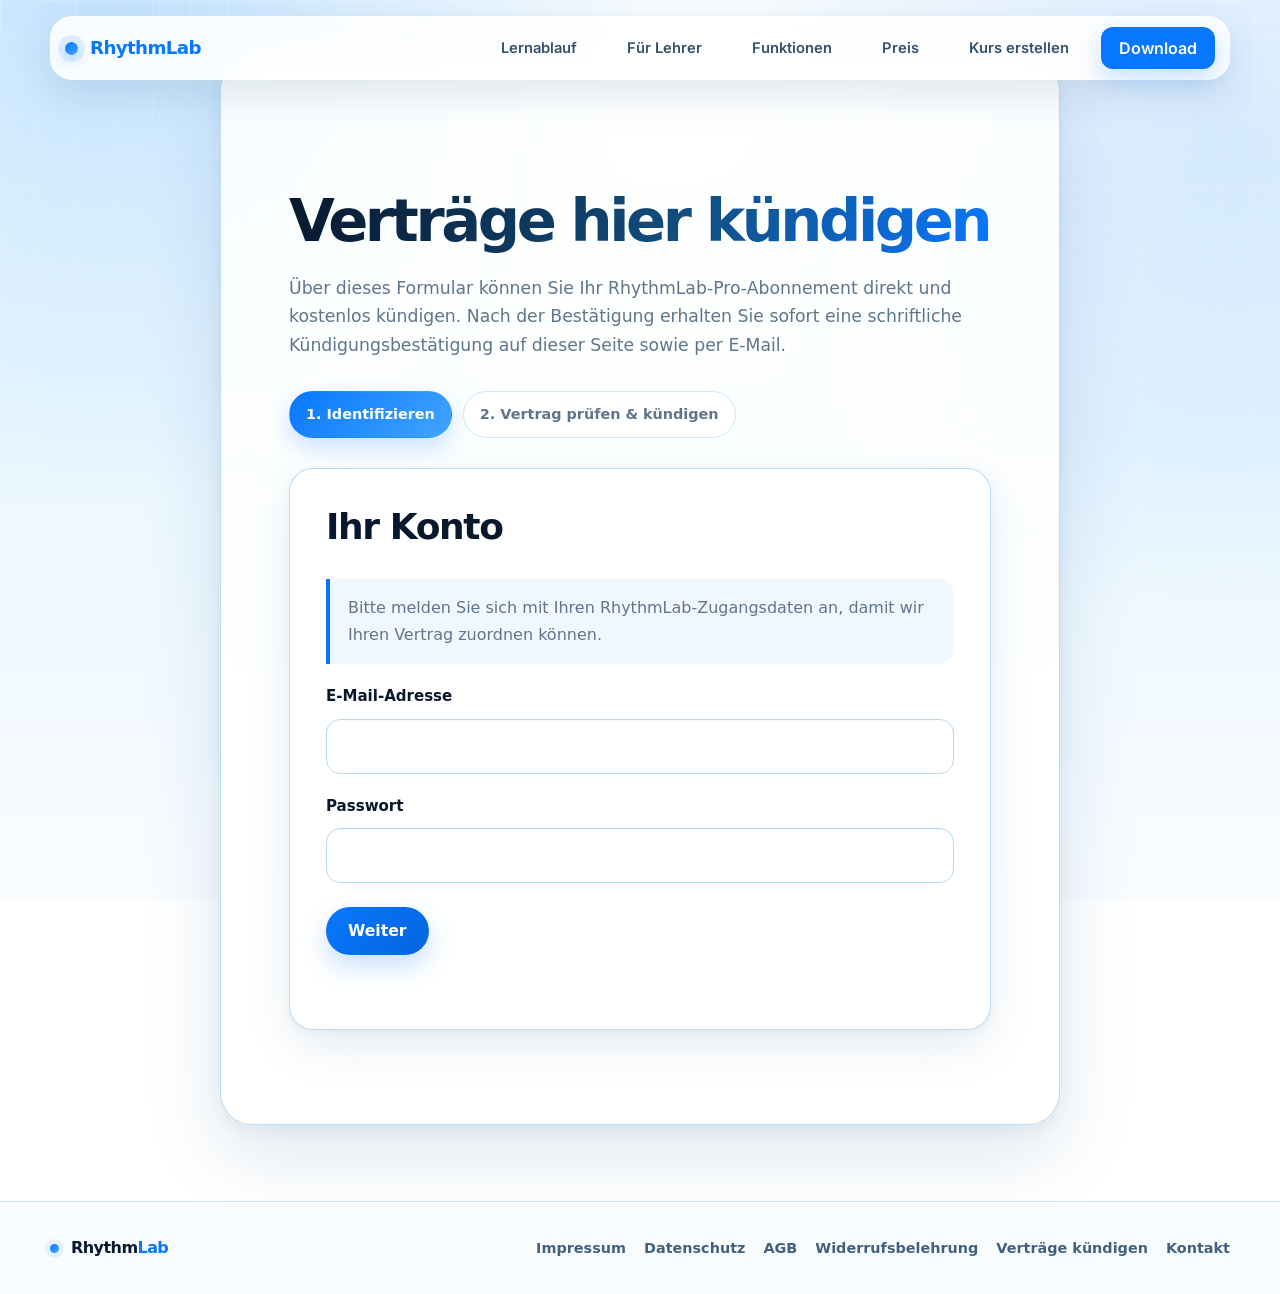
<file: kuendigen.html>
<!DOCTYPE html>
<html lang="de">
<head>
<meta charset="UTF-8">
<meta name="viewport" content="width=device-width, initial-scale=1.0">
<title>Verträge hier kündigen — RhythmLab</title>
<link href="fonts/fonts.css" rel="stylesheet">
<style>
/* RhythmLab Windows 11 unified design — all resources remain local. */
:root{
  --rl-blue:#0877ff;
  --rl-blue-deep:#0565dc;
  --rl-blue-soft:#42a5ff;
  --rl-ink:#07182d;
  --rl-text:#253e59;
  --rl-muted:#60758c;
  --rl-sky:#eaf7ff;
  --rl-card:rgba(255,255,255,.88);
  --rl-card-solid:#fff;
  --rl-line:#cce6f8;
  --rl-line-strong:#b4d9f3;
  --rl-green:#19a971;
  --rl-red:#dd4052;
  --rl-shadow:0 28px 80px rgba(23,82,132,.14),0 5px 20px rgba(23,82,132,.07);
  --rl-shadow-soft:0 16px 46px rgba(23,82,132,.10),0 2px 8px rgba(23,82,132,.05);
  --rl-radius-xl:32px;
  --rl-radius-lg:24px;
  --rl-radius-md:16px;
  --rl-font:"Segoe UI Variable Text","Segoe UI Variable","Segoe UI",system-ui,-apple-system,BlinkMacSystemFont,"Helvetica Neue",Arial,sans-serif;
}

html{scroll-behavior:smooth}
body.rl-secondary{
  min-height:100vh !important;
  margin:0 !important;
  padding:0 !important;
  display:flex !important;
  flex-direction:column !important;
  align-items:stretch !important;
  justify-content:flex-start !important;
  gap:0 !important;
  color:var(--rl-ink) !important;
  font-family:var(--rl-font) !important;
  font-size:16px !important;
  line-height:1.68 !important;
  background:
    radial-gradient(circle at 8% -5%,rgba(66,165,255,.30),transparent 34rem),
    radial-gradient(circle at 96% 16%,rgba(8,119,255,.13),transparent 31rem),
    linear-gradient(180deg,#f7fcff 0%,var(--rl-sky) 48%,#f9fcff 100%) !important;
  background-attachment:fixed !important;
  -webkit-font-smoothing:antialiased;
}
body.rl-secondary::before{
  content:"";
  position:fixed;
  inset:0;
  z-index:-1;
  pointer-events:none;
  opacity:.48;
  background-image:
    linear-gradient(rgba(255,255,255,.38) 1px,transparent 1px),
    linear-gradient(90deg,rgba(255,255,255,.38) 1px,transparent 1px);
  background-size:38px 38px;
  mask-image:linear-gradient(to bottom,#000,transparent 68%);
}
body.rl-secondary *,body.rl-secondary *::before,body.rl-secondary *::after{box-sizing:border-box}
body.rl-secondary .wrap{width:min(1180px,calc(100% - 48px)) !important;margin-inline:auto !important;padding:0 !important}
body.rl-secondary a{color:var(--rl-blue);text-underline-offset:3px;transition:color .18s ease,transform .18s ease,border-color .18s ease,background .18s ease}
body.rl-secondary a:hover{color:var(--rl-blue-deep)}

/* Shared Windows 11 navigation */
body.rl-secondary nav.top.rl-site-nav{
  position:sticky !important;
  inset:0 0 auto !important;
  z-index:100 !important;
  width:100% !important;
  margin:0 !important;
  padding:0 !important;
  border:0 !important;
  border-bottom:1px solid rgba(191,224,247,.90) !important;
  background:rgba(248,253,255,.78) !important;
  backdrop-filter:blur(26px) saturate(145%);
  -webkit-backdrop-filter:blur(26px) saturate(145%);
  box-shadow:0 9px 32px rgba(7,24,45,.055) !important;
}
body.rl-secondary nav.top.rl-site-nav .wrap{
  min-height:78px !important;
  display:flex !important;
  align-items:center !important;
  justify-content:space-between !important;
  gap:28px !important;
}
body.rl-secondary .brand{
  display:inline-flex !important;
  align-items:center !important;
  gap:12px !important;
  margin:0 !important;
  color:var(--rl-ink) !important;
  font-family:var(--rl-font) !important;
  font-size:1.14rem !important;
  font-weight:820 !important;
  letter-spacing:-.035em !important;
  line-height:1 !important;
  text-decoration:none !important;
  white-space:nowrap;
}
body.rl-secondary .brand-accent{color:var(--rl-blue)}
body.rl-secondary .mark{
  display:inline-block !important;
  flex:0 0 auto !important;
  width:13px !important;
  height:13px !important;
  border:0 !important;
  border-radius:50% !important;
  background:linear-gradient(135deg,var(--rl-blue),var(--rl-blue-soft)) !important;
  box-shadow:0 0 0 7px rgba(8,119,255,.10),0 5px 16px rgba(8,119,255,.32) !important;
}
body.rl-secondary nav .navlinks{display:flex;align-items:center;justify-content:center;gap:26px;margin-left:auto}
body.rl-secondary nav .navlinks a{color:#36516d;text-decoration:none;font-size:.92rem;font-weight:720;white-space:nowrap}
body.rl-secondary nav .navlinks a:hover{color:var(--rl-blue)}
body.rl-secondary .back{
  min-height:43px !important;
  margin:0 !important;
  padding:0 18px !important;
  display:inline-flex !important;
  align-items:center !important;
  gap:8px !important;
  border:1px solid var(--rl-line-strong) !important;
  border-radius:999px !important;
  color:var(--rl-ink) !important;
  background:rgba(255,255,255,.82) !important;
  box-shadow:0 7px 20px rgba(20,74,117,.075) !important;
  font-size:.92rem !important;
  font-weight:760 !important;
  line-height:1 !important;
  text-decoration:none !important;
  white-space:nowrap;
}
body.rl-secondary .back:hover{transform:translateY(-1px);border-color:#8fc8f2 !important;background:#fff !important}

/* Main surfaces and improved rhythm */
body.rl-secondary main{
  width:min(1020px,calc(100% - 48px)) !important;
  max-width:none !important;
  margin:58px auto 76px !important;
  padding:clamp(34px,5.5vw,68px) !important;
  border:1px solid rgba(181,218,245,.92) !important;
  border-radius:var(--rl-radius-xl) !important;
  color:var(--rl-ink) !important;
  background:var(--rl-card) !important;
  backdrop-filter:blur(24px) saturate(135%);
  -webkit-backdrop-filter:blur(24px) saturate(135%);
  box-shadow:var(--rl-shadow) !important;
}
body.rl-legal main{width:min(980px,calc(100% - 48px)) !important}
body.rl-legal-short main{width:min(820px,calc(100% - 48px)) !important}
body.rl-admin main{width:min(1080px,calc(100% - 48px)) !important}
body.rl-form-page:not(.rl-legal) main{width:min(840px,calc(100% - 48px)) !important}
body.rl-course-page main{width:min(1000px,calc(100% - 48px)) !important}
body.rl-secondary main>h1:first-child,
body.rl-secondary>div.card>h1{
  margin:0 0 16px !important;
  color:var(--rl-ink) !important;
  font-family:var(--rl-font) !important;
  font-size:clamp(2.25rem,5vw,4.15rem) !important;
  font-weight:830 !important;
  line-height:1.03 !important;
  letter-spacing:-.058em !important;
  background:linear-gradient(105deg,var(--rl-ink) 0%,#124f82 58%,var(--rl-blue) 100%) !important;
  -webkit-background-clip:text !important;
  background-clip:text !important;
  -webkit-text-fill-color:transparent !important;
}
body.rl-form-page main>h1:first-child{font-size:clamp(2.25rem,5vw,3.7rem) !important}
body.rl-secondary h1,body.rl-secondary h2,body.rl-secondary h3{
  color:var(--rl-ink) !important;
  font-family:var(--rl-font) !important;
  font-weight:790 !important;
  letter-spacing:-.038em !important;
  line-height:1.16 !important;
}
body.rl-secondary h2{
  margin:2.65em 0 .72em !important;
  padding-top:.2em !important;
  border-top:0 !important;
  font-size:clamp(1.55rem,3vw,2.25rem) !important;
}
body.rl-secondary main>h2:first-of-type{margin-top:2.15em !important}
body.rl-secondary h3{margin:1.5em 0 .55em !important;font-size:1.22rem !important}
body.rl-secondary p{margin:0 0 1.05em !important;color:var(--rl-text) !important;font-size:1rem !important}
body.rl-secondary p.lead,body.rl-secondary p.sub{max-width:760px;margin:0 0 32px !important;color:var(--rl-muted) !important;font-size:1.08rem !important;line-height:1.65 !important}
body.rl-secondary strong{color:var(--rl-ink) !important}
body.rl-secondary ul,body.rl-secondary ol{margin:0 0 1.25em !important;padding-left:1.35rem !important}
body.rl-secondary li{padding:.18em 0;color:var(--rl-text) !important}
body.rl-secondary hr{margin:36px 0 !important;border:0 !important;border-top:1px solid var(--rl-line) !important}
body.rl-secondary code{padding:.16em .45em;border:1px solid var(--rl-line);border-radius:7px;color:#0753aa;background:#eef8ff;font-family:ui-monospace,SFMono-Regular,Consolas,monospace}
body.rl-secondary dl{display:grid !important;grid-template-columns:minmax(185px,.72fr) minmax(0,1fr) !important;gap:10px 24px !important;margin:18px 0 !important}
body.rl-secondary dt{color:var(--rl-muted) !important;font-weight:690 !important}
body.rl-secondary dd{margin:0 !important;color:var(--rl-ink) !important;font-weight:680 !important}

/* Cards and content modules */
body.rl-secondary .card,
body.rl-secondary .block,
body.rl-secondary .withdraw-card,
body.rl-secondary .confirmation,
body.rl-secondary .form,
body.rl-secondary .key-card,
body.rl-secondary .contract-details,
body.rl-secondary .index,
body.rl-secondary .seal,
body.rl-secondary .item{
  border:1px solid rgba(183,219,245,.96) !important;
  border-radius:var(--rl-radius-lg) !important;
  color:var(--rl-ink) !important;
  background:rgba(255,255,255,.86) !important;
  box-shadow:var(--rl-shadow-soft) !important;
}
body.rl-secondary .card,
body.rl-secondary .block,
body.rl-secondary .withdraw-card,
body.rl-secondary .confirmation,
body.rl-secondary .form,
body.rl-secondary .key-card,
body.rl-secondary .contract-details{
  margin:26px 0 !important;
  padding:clamp(22px,4vw,36px) !important;
}
body.rl-secondary .card h2:first-child,body.rl-secondary .block h2:first-child{margin-top:0 !important;padding-top:0 !important}
body.rl-secondary .confirmation{border-color:rgba(25,169,113,.42) !important;background:linear-gradient(135deg,rgba(237,255,247,.96),rgba(255,255,255,.93)) !important}
body.rl-secondary .index{margin:30px 0 42px !important;padding:24px 28px !important}
body.rl-secondary .index-link{display:block;padding:8px 0 !important;color:#244968 !important;text-decoration:none !important;font-weight:690 !important}
body.rl-secondary .index-link:hover{color:var(--rl-blue) !important;transform:translateX(3px)}
body.rl-secondary .glossary dt{color:var(--rl-ink) !important;font-weight:800 !important}
body.rl-secondary .seal{margin-top:44px !important;padding:24px 28px !important}
body.rl-secondary .hint{
  margin:18px 0 !important;
  padding:16px 18px !important;
  border:0 !important;
  border-left:4px solid var(--rl-blue) !important;
  border-radius:0 var(--rl-radius-md) var(--rl-radius-md) 0 !important;
  color:var(--rl-muted) !important;
  background:#eff8ff !important;
}

/* Forms */
body.rl-secondary form{margin-top:20px}
body.rl-secondary .field{display:grid !important;gap:9px !important;margin:0 0 20px !important}
body.rl-secondary label{display:block !important;margin:0 !important;color:var(--rl-ink) !important;font-size:.94rem !important;font-weight:730 !important}
body.rl-secondary input:not([type="checkbox"]):not([type="radio"]),
body.rl-secondary textarea,
body.rl-secondary select{
  width:100% !important;
  min-width:0 !important;
  min-height:50px !important;
  margin:0 !important;
  padding:13px 15px !important;
  border:1px solid var(--rl-line-strong) !important;
  border-radius:14px !important;
  outline:0 !important;
  color:var(--rl-ink) !important;
  background:rgba(255,255,255,.94) !important;
  box-shadow:inset 0 1px 2px rgba(7,24,45,.035) !important;
  font:inherit !important;
  transition:border-color .18s ease,box-shadow .18s ease,transform .18s ease !important;
}
body.rl-secondary textarea{min-height:126px !important;resize:vertical !important}
body.rl-secondary input:focus,body.rl-secondary textarea:focus,body.rl-secondary select:focus{border-color:var(--rl-blue) !important;box-shadow:0 0 0 4px rgba(8,119,255,.13) !important}
body.rl-secondary input[type="checkbox"],body.rl-secondary input[type="radio"]{accent-color:var(--rl-blue)}
body.rl-secondary button,
body.rl-secondary .btn,
body.rl-secondary .action,
body.rl-secondary .add-lesson{
  width:auto !important;
  min-height:48px !important;
  margin:0 !important;
  padding:12px 21px !important;
  display:inline-flex !important;
  align-items:center !important;
  justify-content:center !important;
  gap:8px !important;
  border:1px solid transparent !important;
  border-radius:999px !important;
  color:#fff !important;
  background:linear-gradient(135deg,var(--rl-blue),var(--rl-blue-deep)) !important;
  box-shadow:0 11px 26px rgba(8,119,255,.23) !important;
  font:750 .98rem/1 var(--rl-font) !important;
  text-decoration:none !important;
  cursor:pointer !important;
  transition:transform .18s ease,box-shadow .18s ease,filter .18s ease !important;
}
body.rl-secondary button:hover,body.rl-secondary .btn:hover,body.rl-secondary .action:hover,body.rl-secondary .add-lesson:hover{transform:translateY(-2px);filter:saturate(1.08);box-shadow:0 16px 32px rgba(8,119,255,.28) !important}
body.rl-secondary button:disabled{opacity:.55 !important;cursor:not-allowed !important;transform:none !important}
body.rl-secondary button.secondary,body.rl-secondary .secondary{
  color:var(--rl-ink) !important;
  border-color:var(--rl-line-strong) !important;
  background:rgba(255,255,255,.94) !important;
  box-shadow:0 8px 20px rgba(24,81,126,.08) !important;
}
body.rl-secondary button.danger,body.rl-secondary .danger{color:#fff !important;background:linear-gradient(135deg,#ef5363,#cf3044) !important;box-shadow:0 11px 26px rgba(207,48,68,.21) !important}
body.rl-secondary .small{min-height:39px !important;padding:9px 15px !important;font-size:.88rem !important}
body.rl-secondary .form-status,body.rl-secondary .status,body.rl-secondary .status-line,body.rl-secondary .result{min-height:1.5em;margin:16px 0 0 !important;color:var(--rl-muted) !important;font-size:.93rem !important;font-weight:700 !important}
body.rl-secondary .ok{color:#0d8c5b !important}body.rl-secondary .err,body.rl-secondary .error{color:#c72f43 !important}

/* Cancellation / withdrawal */
body.rl-secondary .step-indicator{display:flex !important;gap:11px !important;flex-wrap:wrap !important;margin:30px 0 !important;font-family:var(--rl-font) !important}
body.rl-secondary .step-indicator span{padding:10px 16px !important;border:1px solid var(--rl-line) !important;border-radius:999px !important;color:var(--rl-muted) !important;background:rgba(255,255,255,.72) !important;font-size:.9rem !important;font-weight:720 !important}
body.rl-secondary .step-indicator .active{color:#fff !important;border-color:transparent !important;background:linear-gradient(135deg,var(--rl-blue),var(--rl-blue-soft)) !important;box-shadow:0 9px 22px rgba(8,119,255,.22) !important}
body.rl-secondary .card button:not(.small),body.rl-secondary .withdraw-card button:not(.small){margin-top:4px !important}
body.rl-secondary .card button+button,body.rl-secondary .withdraw-card button+button{margin-left:10px !important}
body.rl-secondary .line{display:inline-block;min-width:180px;border-bottom:1px solid #7d93aa}

/* Course builder */
body.rl-course-page .block{margin-top:30px !important}
body.rl-secondary .lesson-card{
  position:relative !important;
  margin:20px 0 !important;
  padding:26px !important;
  border:1px solid #c5e1f6 !important;
  border-radius:22px !important;
  background:linear-gradient(145deg,rgba(255,255,255,.96),rgba(238,248,255,.91)) !important;
  box-shadow:0 12px 34px rgba(24,81,126,.09) !important;
}
body.rl-secondary .lesson-card h3{margin-top:0 !important}
body.rl-secondary .lesson-card .remove-lesson{background:linear-gradient(135deg,#ef5363,#cf3044) !important}
body.rl-secondary .footer-actions{display:flex !important;align-items:center !important;gap:16px !important;flex-wrap:wrap !important;margin-top:32px !important}

/* Admin */
body.rl-admin .key-card{display:grid !important;grid-template-columns:minmax(220px,1fr) auto auto !important;align-items:center !important;gap:16px !important}
body.rl-admin .key-card label{display:flex !important;align-items:center !important;gap:8px !important;white-space:nowrap !important}
body.rl-admin #list{display:grid !important;gap:18px !important;margin-top:24px !important}
body.rl-admin .item{margin:0 !important;padding:24px !important}
body.rl-admin .top-row{display:flex !important;justify-content:space-between !important;gap:18px !important;align-items:flex-start !important;margin:0 0 12px !important}
body.rl-admin .name{color:var(--rl-ink) !important;font-size:1.02rem !important;font-weight:800 !important}
body.rl-admin .email,body.rl-admin .date{color:var(--rl-muted) !important}
body.rl-admin .meta,body.rl-admin .message{margin:13px 0 !important;padding:14px 16px !important;border-radius:14px !important;color:#34516d !important;background:#eff8ff !important}
body.rl-admin .actions{display:flex !important;gap:11px !important;align-items:center !important;flex-wrap:wrap !important;margin-top:17px !important}
body.rl-admin .badge{padding:5px 10px !important;border-radius:999px !important;color:#a65d00 !important;background:#fff2d9 !important;font-weight:800 !important}
body.rl-admin .empty{padding:34px !important;border:1px dashed #9eccec !important;border-radius:20px !important;text-align:center !important;color:var(--rl-muted) !important;background:rgba(255,255,255,.72) !important}

/* Compact success/cancel/password pages */
body.rl-compact>div.card{
  width:min(650px,calc(100% - 48px)) !important;
  max-width:none !important;
  margin:72px auto 42px !important;
  padding:clamp(34px,6vw,58px) !important;
  text-align:center !important;
}
body.rl-compact>div.card h1{font-size:clamp(2.15rem,5vw,3.45rem) !important}
body.rl-compact>div.card p{max-width:510px;margin-left:auto !important;margin-right:auto !important}
body.rl-compact>div.card .field{text-align:left !important}
body.rl-compact>div.card .icon,body.rl-compact>div.card .check{
  width:70px !important;
  height:70px !important;
  margin:0 auto 24px !important;
  display:grid !important;
  place-items:center !important;
  border-radius:22px !important;
  color:var(--rl-blue) !important;
  background:linear-gradient(135deg,#eef9ff,#d6eeff) !important;
  box-shadow:0 12px 28px rgba(8,119,255,.14) !important;
  font-size:2rem !important;
}
body.rl-compact>div.card .check{color:var(--rl-green) !important;background:linear-gradient(135deg,#ecfff6,#d9f8eb) !important}
body.rl-compact>div.card button{width:100% !important;margin-top:4px !important}

/* Shared footer */
body.rl-secondary footer.rl-site-footer{
  width:100% !important;
  max-width:none !important;
  margin:auto 0 0 !important;
  padding:34px 0 !important;
  display:block !important;
  border:0 !important;
  border-top:1px solid rgba(191,224,247,.82) !important;
  color:#637a92 !important;
  background:rgba(248,252,255,.76) !important;
  backdrop-filter:blur(18px);
  -webkit-backdrop-filter:blur(18px);
  text-align:left !important;
}
body.rl-secondary footer .wrap{display:flex !important;align-items:center !important;justify-content:space-between !important;gap:24px !important;flex-wrap:wrap !important}
body.rl-secondary footer .footer-brand{font-size:1rem !important}
body.rl-secondary footer .mark{width:9px !important;height:9px !important;box-shadow:0 0 0 5px rgba(8,119,255,.09) !important}
body.rl-secondary footer .legal{display:flex !important;align-items:center !important;justify-content:flex-end !important;gap:18px !important;flex-wrap:wrap !important}
body.rl-secondary footer a{color:#42617e !important;font-size:.9rem !important;font-weight:680 !important;text-decoration:none !important}
body.rl-secondary footer a:hover{color:var(--rl-blue) !important}

/* Reference index refinements: more consistent spacing and cards. */
body.rl-index{font-family:var(--rl-font)}
body.rl-index .nav{padding-left:clamp(20px,4vw,58px) !important;padding-right:clamp(20px,4vw,58px) !important;min-height:78px !important;gap:24px !important}
body.rl-index .nav .navlinks{gap:clamp(16px,2vw,30px) !important}
body.rl-index .hero{padding-top:110px !important;padding-bottom:92px !important}
body.rl-index section:not(.hero){padding-top:clamp(88px,9vw,132px) !important;padding-bottom:clamp(88px,9vw,132px) !important}
body.rl-index section+section{border-top-color:rgba(204,230,248,.58) !important}
body.rl-index .section-head{margin-bottom:clamp(36px,5vw,56px) !important}
body.rl-index .section-head .sub{max-width:680px !important;line-height:1.65 !important}
body.rl-index .feature-card,body.rl-index .flow-card,body.rl-index .teacher-card,body.rl-index .price-card{border-radius:26px !important;box-shadow:var(--rl-shadow-soft) !important}
body.rl-index .functional-download{position:relative;overflow:hidden}
body.rl-index .functional-download::before{content:"";position:absolute;inset:auto -12% -35% 45%;height:430px;border-radius:50%;background:radial-gradient(circle,rgba(66,165,255,.22),transparent 66%);pointer-events:none}
body.rl-index .functional-download .download-shell{position:relative;display:grid;grid-template-columns:minmax(0,1.15fr) minmax(260px,.85fr);gap:28px;align-items:stretch;margin-top:38px}
body.rl-index .functional-download .download-card,body.rl-index .functional-download .link-card{padding:34px;border:1px solid #c9e5f8;border-radius:28px;background:rgba(255,255,255,.90);box-shadow:0 22px 60px rgba(24,81,126,.12)}
body.rl-index .functional-download .download-card{display:flex;flex-direction:column;align-items:flex-start;justify-content:center;min-height:260px}
body.rl-index .functional-download .download-card .os-pill{display:inline-flex;padding:8px 13px;border-radius:999px;color:#0862c6;background:#e5f3ff;font-weight:800}
body.rl-index .functional-download .download-card h3{margin:20px 0 10px;font-size:2rem}
body.rl-index .functional-download .download-card p{margin:0 0 24px;color:#5e718a;line-height:1.65}
body.rl-index .functional-download .link-card{display:grid;align-content:center;gap:14px}
body.rl-index .functional-download .link-card a{display:flex;justify-content:space-between;gap:15px;padding:17px 18px;border:1px solid #d2e9fa;border-radius:16px;background:#f7fbff;color:#163d63;text-decoration:none;font-weight:800}
body.rl-index .functional-download .link-card a:hover{border-color:#91cafa;transform:translateY(-1px)}
body.rl-index footer .legal{display:flex;gap:16px;align-items:center;flex-wrap:wrap}
body.rl-index footer .legal a{color:#d9ecff;text-decoration:none;font-size:.92rem}
body.rl-index footer .legal a:hover{color:#fff}

@media (max-width:960px){
  body.rl-secondary nav .navlinks{display:none}
  body.rl-index .nav .navlinks{display:none !important}
}
@media (max-width:760px){
  body.rl-secondary .wrap,body.rl-secondary main{width:min(100% - 24px,1020px) !important}
  body.rl-secondary nav.top.rl-site-nav .wrap{min-height:68px !important;gap:14px !important}
  body.rl-secondary .back{min-height:40px !important;padding:0 13px !important;font-size:.86rem !important}
  body.rl-secondary main{margin:28px auto 48px !important;padding:30px 21px !important;border-radius:24px !important}
  body.rl-secondary main>h1:first-child{font-size:clamp(2rem,10vw,3.15rem) !important}
  body.rl-secondary h2{margin-top:2.2em !important}
  body.rl-secondary dl{grid-template-columns:1fr !important;gap:3px 0 !important}
  body.rl-secondary dd{margin-bottom:12px !important}
  body.rl-secondary .key-card{grid-template-columns:1fr !important}
  body.rl-admin .top-row{display:block !important}
  body.rl-secondary .card button+button,body.rl-secondary .withdraw-card button+button{margin:10px 0 0 !important}
  body.rl-secondary .card button,body.rl-secondary .withdraw-card button{width:100% !important}
  body.rl-compact>div.card{width:min(100% - 24px,650px) !important;margin:28px auto 30px !important;padding:32px 22px !important}
  body.rl-secondary footer .wrap{align-items:flex-start !important;flex-direction:column !important}
  body.rl-secondary footer .legal{justify-content:flex-start !important;gap:13px 17px !important}
  body.rl-index .nav{min-height:68px !important}
  body.rl-index .nav .actions .btn-secondary{display:none !important}
  body.rl-index .hero{padding-top:86px !important;padding-bottom:68px !important}
  body.rl-index section:not(.hero){padding-top:76px !important;padding-bottom:76px !important}
  body.rl-index .functional-download .download-shell{grid-template-columns:1fr}
  body.rl-index .functional-download .download-card,body.rl-index .functional-download .link-card{padding:25px;border-radius:22px}
}
@media (prefers-reduced-motion:reduce){html{scroll-behavior:auto}*,*::before,*::after{animation-duration:.01ms!important;animation-iteration-count:1!important;transition-duration:.01ms!important}}
@media print{
  body.rl-secondary{display:block !important;background:#fff !important}
  body.rl-secondary::before,body.rl-secondary nav.top,body.rl-secondary footer{display:none !important}
  body.rl-secondary main{width:100% !important;margin:0 !important;padding:0 !important;border:0 !important;box-shadow:none !important;background:#fff !important}
}


/* Überschriften vollständig darstellen */
body.rl-win11.rl-form-page h1,
body.rl-win11.rl-form-page h2,
body.rl-win11.rl-form-page h3 {
  line-height: 1.24 !important;
  padding-bottom: 0.10em !important;
  overflow: visible !important;
}

/* Ursprüngliche Ablaufsteuerung des Kündigungsformulars */
body.rl-win11.rl-form-page #step1,
body.rl-win11.rl-form-page #step2 {
  display: none;
}

body.rl-win11.rl-form-page #step1.visible,
body.rl-win11.rl-form-page #step2.visible {
  display: block;
}

body.rl-win11.rl-form-page .confirmation {
  display: none;
}

/* Ursprüngliches Druckverhalten */
@media print {
  body.rl-win11.rl-form-page nav.top,
  body.rl-win11.rl-form-page .step-indicator,
  body.rl-win11.rl-form-page button,
  body.rl-win11.rl-form-page .card {
    display: none !important;
  }

  body.rl-win11.rl-form-page .confirmation {
    display: block !important;
  }
}


/* Einheitliche RhythmLab-Hauptnavigation wie auf der Startseite */
body.rl-win11 {
  padding-top: 0;
}

nav.nav {
  position: fixed;
  z-index: 1000;
  top: 16px;
  left: 50%;
  transform: translateX(-50%);
  width: min(1180px, calc(100% - 30px));
  min-height: 64px;
  display: grid;
  grid-template-columns: auto minmax(0, 1fr) auto;
  align-items: center;
  column-gap: 20px;
  padding: 10px 14px;
  border: 1px solid rgba(255,255,255,.72);
  border-radius: 22px;
  background: rgba(255,255,255,.88);
  backdrop-filter: blur(18px);
  -webkit-backdrop-filter: blur(18px);
  box-shadow: 0 14px 40px rgba(13,57,93,.12);
  font-family: "Inter", ui-sans-serif, system-ui, -apple-system,
    BlinkMacSystemFont, "Segoe UI", sans-serif;
}

nav.nav a {
  text-decoration: none !important;
}

nav.nav .brand {
  display: inline-flex;
  align-items: center;
  min-height: 42px;
  padding: 0 4px;
  border-radius: 11px;
  color: #07182d;
  font-size: 1.22rem;
  font-weight: 900;
  letter-spacing: -.04em;
  line-height: 1;
  white-space: nowrap;
}

nav.nav .brand span {
  color: #0877ff;
}

nav.nav .navlinks {
  display: flex;
  align-items: center;
  justify-content: flex-end;
  gap: 3px;
  min-width: 0;
  height: 42px;
  margin: 0;
}

nav.nav .navlinks > a {
  position: relative;
  display: inline-flex;
  align-items: center;
  justify-content: center;
  height: 42px;
  padding: 0 12px;
  border-radius: 11px;
  color: #3d536c;
  font-size: .92rem;
  font-weight: 800;
  line-height: 1;
  white-space: nowrap;
  transition:
    color .2s ease,
    background-color .2s ease,
    transform .2s ease;
}

nav.nav .navlinks > a:hover {
  color: #0877ff;
  background: #eef7ff;
}

nav.nav .nav-actions {
  display: flex;
  align-items: center;
  justify-content: flex-end;
  min-height: 42px;
}

nav.nav .nav-download {
  display: inline-flex;
  align-items: center;
  justify-content: center;
  min-width: 112px;
  height: 42px;
  padding: 0 18px;
  border-radius: 12px;
  background: #0877ff;
  color: #fff;
  font-weight: 900;
  line-height: 1;
  white-space: nowrap;
  box-shadow: 0 9px 22px rgba(8,119,255,.22);
  transition:
    background-color .2s ease,
    transform .2s ease,
    box-shadow .2s ease;
}

nav.nav .nav-download:hover {
  background: #006be8;
  transform: translateY(-1px);
}

nav.nav .nav-current {
  display: none;
  min-width: 0;
  overflow: hidden;
  color: #4f6580;
  font-size: .86rem;
  font-weight: 800;
  text-align: center;
  text-overflow: ellipsis;
  white-space: nowrap;
}

/* Genügend Abstand für die schwebende Navigation */
body.rl-win11.rl-secondary:not(.rl-status-page) main {
  padding-top: 132px !important;
}

body.rl-win11.rl-status-page {
  padding-top: 104px !important;
}

@media (max-width: 1080px) {
  nav.nav {
    column-gap: 12px;
  }

  nav.nav .navlinks > a {
    padding: 0 9px;
    font-size: .86rem;
  }
}

@media (max-width: 900px) {
  nav.nav {
    grid-template-columns: auto minmax(0, 1fr) auto;
  }

  nav.nav .navlinks {
    display: none !important;
  }

  nav.nav .nav-current {
    display: block;
  }
}

@media (max-width: 480px) {
  nav.nav {
    top: 8px;
    width: calc(100% - 16px);
    column-gap: 8px;
    padding: 8px 10px;
  }

  nav.nav .brand {
    font-size: 1.05rem;
  }

  nav.nav .nav-current {
    font-size: .78rem;
  }

  nav.nav .nav-download {
    min-width: 96px;
    height: 40px;
    padding: 0 13px;
    font-size: .88rem;
  }

  body.rl-win11.rl-secondary:not(.rl-status-page) main {
    padding-top: 112px !important;
  }

  body.rl-win11.rl-status-page {
    padding-top: 88px !important;
  }
}





/* RhythmLab-Logo exakt wie in der Referenzdatei */
nav.nav > .brand,
nav.top.rl-site-nav .brand {
  display: inline-flex !important;
  align-items: center !important;
  gap: 12px !important;
  margin: 0 !important;
  padding: 0 !important;
  color: var(--rl-ink, #07182d) !important;
  font-family: var(
    --rl-font,
    "Segoe UI Variable Text",
    "Segoe UI Variable",
    "Segoe UI",
    system-ui,
    -apple-system,
    BlinkMacSystemFont,
    "Helvetica Neue",
    Arial,
    sans-serif
  ) !important;
  font-size: 1.14rem !important;
  font-weight: 820 !important;
  letter-spacing: -.035em !important;
  line-height: 1 !important;
  text-decoration: none !important;
  white-space: nowrap !important;
  border: 0 !important;
  border-radius: 0 !important;
  background: transparent !important;
  box-shadow: none !important;
  transform: none !important;
}

nav.nav > .brand:hover,
nav.nav > .brand:focus-visible,
nav.top.rl-site-nav .brand:hover,
nav.top.rl-site-nav .brand:focus-visible {
  color: var(--rl-ink, #07182d) !important;
  background: transparent !important;
  transform: none !important;
}

nav.nav > .brand .brand-accent,
nav.top.rl-site-nav .brand .brand-accent {
  color: var(--rl-blue, #0877ff) !important;
}

nav.nav > .brand .mark,
nav.top.rl-site-nav .brand .mark {
  display: inline-block !important;
  flex: 0 0 auto !important;
  width: 13px !important;
  height: 13px !important;
  border: 0 !important;
  border-radius: 50% !important;
  background: linear-gradient(
    135deg,
    var(--rl-blue, #0877ff),
    var(--rl-blue-soft, #42a5ff)
  ) !important;
  box-shadow:
    0 0 0 7px rgba(8,119,255,.10),
    0 5px 16px rgba(8,119,255,.32) !important;
}

@media (max-width: 480px) {
  nav.nav > .brand,
  nav.top.rl-site-nav .brand {
    gap: 10px !important;
    font-size: 1.05rem !important;
  }

  nav.nav > .brand .mark,
  nav.top.rl-site-nav .brand .mark {
    width: 11px !important;
    height: 11px !important;
    box-shadow:
      0 0 0 5px rgba(8,119,255,.10),
      0 4px 13px rgba(8,119,255,.28) !important;
  }
}

</style>
</head>
<body class="rl-win11 rl-secondary rl-form-page">
<nav class="nav" aria-label="Hauptnavigation"><a class="brand" href="index.html" aria-label="RhythmLab Startseite">
      <span class="mark" aria-hidden="true"></span>
      <span>Rhythm<span class="brand-accent">Lab</span></span>
    </a><span class="nav-current" aria-live="polite">Verträge kündigen</span><div class="navlinks"><a href="index.html#ablauf">Lernablauf</a><a href="index.html#lehrer">Für Lehrer</a><a href="index.html#loesung">Funktionen</a><a href="index.html#preis">Preis</a><a href="kurs-erstellen.html">Kurs erstellen</a></div><div class="nav-actions"><a class="nav-download" href="index.html#download">Download</a></div></nav>
<main>
  <h1>Verträge hier kündigen</h1>
  <p class="lead">
    Über dieses Formular können Sie Ihr RhythmLab-Pro-Abonnement direkt und
    kostenlos kündigen. Nach der Bestätigung erhalten Sie sofort eine
    schriftliche Kündigungsbestätigung auf dieser Seite sowie per E-Mail.
  </p>

  <div class="step-indicator">
    <span id="indicator-1" class="active">1. Identifizieren</span>
    <span id="indicator-2">2. Vertrag prüfen &amp; kündigen</span>
  </div>

  <!-- SCHRITT 1: LOGIN -->
  <div class="card" id="step1">
    <h2>Ihr Konto</h2>
    <p class="hint">Bitte melden Sie sich mit Ihren RhythmLab-Zugangsdaten an,
       damit wir Ihren Vertrag zuordnen können.</p>

    <form id="login-form">
      <div class="field">
        <label for="l-email">E-Mail-Adresse</label>
        <input type="email" id="l-email" required autocomplete="email">
      </div>
      <div class="field">
        <label for="l-password">Passwort</label>
        <input type="password" id="l-password" required autocomplete="current-password">
      </div>
      <button type="submit" id="login-submit">Weiter</button>
      <div class="form-status" id="login-status"></div>
    </form>
  </div>

  <!-- SCHRITT 2: VERTRAG PRÜFEN + KÜNDIGEN -->
  <div class="card" id="step2">
    <h2>Ihr Vertrag</h2>
    <p class="hint">Bitte prüfen Sie die Angaben. Mit Klick auf „Jetzt
       kostenpflichtig kündigen“ wird Ihr Abonnement zum unten genannten
       Termin gekündigt.</p>

    <div class="contract-details">
      <dl>
        <dt>Vertragsart</dt><dd>RhythmLab Pro — Abonnement</dd>
        <dt>Status</dt><dd id="d-status">–</dd>
        <dt>Nächste Abrechnung / Kündigungstermin</dt><dd id="d-period-end">–</dd>
      </dl>
    </div>

    <button type="button" class="danger" id="cancel-submit">Jetzt kündigen</button>
    <button type="button" class="secondary" id="cancel-abort">Abbrechen</button>
    <div class="form-status" id="cancel-status"></div>
  </div>

  <!-- BESTÄTIGUNG -->
  <div class="confirmation" id="confirmation">
    <h2>✓ Ihre Kündigung wurde bestätigt</h2>
    <p>Wir haben Ihre Kündigung erhalten. Eine schriftliche Bestätigung wurde
       zusätzlich an Ihre E-Mail-Adresse gesendet.</p>
    <dl>
      <dt>Kündigung eingegangen am</dt><dd id="c-requested-at">–</dd>
      <dt>Ihr Zugang endet am</dt><dd id="c-effective-date">–</dd>
    </dl>
    <button type="button" class="secondary" onclick="window.print()">Diese Bestätigung drucken/speichern</button>
  </div>
</main>
<footer class="rl-site-footer">
  <div class="wrap">
    <a class="brand footer-brand" href="index.html" aria-label="RhythmLab Startseite">
      <span class="mark" aria-hidden="true"></span>
      <span>Rhythm<span class="brand-accent">Lab</span></span>
    </a>
    <div class="legal">
      <a href="impressum.html">Impressum</a>
      <a href="datenschutz.html">Datenschutz</a>
      <a href="agb.html">AGB</a>
      <a href="widerruf.html">Widerrufsbelehrung</a>
      <a href="kuendigen.html">Verträge kündigen</a>
      <a href="mailto:info@drumtiming.com">Kontakt</a>
    </div>
  </div>
</footer>
<script>
  // Erkennt automatisch, ob diese Seite lokal (zum Testen) oder auf
  // der echten Website aufgerufen wird, und wählt das passende
  // Backend — kein manuelles Umschalten mehr nötig, siehe
  // PATCH_ANLEITUNG_CORS_LOKAL.md.
  const _isLocal = ["localhost", "127.0.0.1", ""].includes(location.hostname);
  const API_BASE_URL = _isLocal
    ? "http://127.0.0.1:8000"
    : "https://api.drumtiming.com";

  let accessToken = null;

  const step1 = document.getElementById("step1");
  const step2 = document.getElementById("step2");
  const confirmationEl = document.getElementById("confirmation");
  const indicator1 = document.getElementById("indicator-1");
  const indicator2 = document.getElementById("indicator-2");

  step1.classList.add("visible");

  // ---------------- SCHRITT 1: LOGIN ----------------

  const loginForm = document.getElementById("login-form");
  const loginStatus = document.getElementById("login-status");
  const loginSubmit = document.getElementById("login-submit");

  loginForm.addEventListener("submit", async (e) => {
    e.preventDefault();
    loginStatus.textContent = "";
    loginStatus.className = "form-status";
    loginSubmit.disabled = true;
    loginSubmit.textContent = "Wird geprüft …";

    const email = document.getElementById("l-email").value.trim();
    const password = document.getElementById("l-password").value;

    try {
      const res = await fetch(`${API_BASE_URL}/auth/login`, {
        method: "POST",
        headers: { "Content-Type": "application/json" },
        body: JSON.stringify({ email, password }),
      });

      if (!res.ok) {
        loginStatus.textContent = "E-Mail oder Passwort falsch.";
        loginStatus.className = "form-status err";
        loginSubmit.disabled = false;
        loginSubmit.textContent = "Weiter";
        return;
      }

      const data = await res.json();
      accessToken = data.access_token;

      await loadSubscription();

      step1.classList.remove("visible");
      step2.classList.add("visible");
      indicator1.classList.remove("active");
      indicator2.classList.add("active");
    } catch (err) {
      loginStatus.textContent = "Netzwerkfehler — bitte später erneut versuchen.";
      loginStatus.className = "form-status err";
      loginSubmit.disabled = false;
      loginSubmit.textContent = "Weiter";
    }
  });

  // ---------------- SCHRITT 2: VERTRAG LADEN + KÜNDIGEN ----------------

  async function loadSubscription() {
    const res = await fetch(`${API_BASE_URL}/billing/subscription`, {
      headers: { "Authorization": `Bearer ${accessToken}` },
    });
    const sub = await res.json();

    const statusLabels = {
      active: "Aktiv", trialing: "Testphase (aktiv)",
      past_due: "Zahlung fehlgeschlagen", canceled: "Bereits gekündigt",
      none: "Kein aktives Abo",
    };
    document.getElementById("d-status").textContent =
      statusLabels[sub.status] || sub.status;

    const periodEnd = document.getElementById("d-period-end");
    if (sub.current_period_end) {
      const d = new Date(sub.current_period_end);
      periodEnd.textContent = d.toLocaleDateString("de-DE", {
        day: "2-digit", month: "2-digit", year: "numeric",
      });
    } else {
      periodEnd.textContent = "–";
    }

    if (sub.status === "canceled" || sub.status === "none") {
      document.getElementById("cancel-submit").disabled = true;
      document.getElementById("cancel-status").textContent =
        "Für dieses Konto besteht aktuell kein kündbares Abonnement.";
    }
  }

  document.getElementById("cancel-abort").addEventListener("click", () => {
    window.location.href = "/";
  });

  const cancelSubmit = document.getElementById("cancel-submit");
  const cancelStatus = document.getElementById("cancel-status");

  cancelSubmit.addEventListener("click", async () => {
    cancelStatus.textContent = "";
    cancelStatus.className = "form-status";
    cancelSubmit.disabled = true;
    cancelSubmit.textContent = "Wird gekündigt …";

    try {
      const res = await fetch(`${API_BASE_URL}/billing/cancel-subscription`, {
        method: "POST",
        headers: { "Authorization": `Bearer ${accessToken}` },
      });

      if (!res.ok) {
        let msg = "Die Kündigung konnte nicht übermittelt werden. Bitte versuchen Sie es erneut.";
        try {
          const data = await res.json();
          if (data.detail) msg = typeof data.detail === "string" ? data.detail : msg;
        } catch (_) {}
        cancelStatus.textContent = msg;
        cancelStatus.className = "form-status err";
        cancelSubmit.disabled = false;
        cancelSubmit.textContent = "Jetzt kündigen";
        return;
      }

      const data = await res.json();

      const requested = new Date(data.requested_at);
      document.getElementById("c-requested-at").textContent =
        requested.toLocaleString("de-DE", {
          day: "2-digit", month: "2-digit", year: "numeric",
          hour: "2-digit", minute: "2-digit",
        }) + " Uhr";

      if (data.effective_date) {
        const eff = new Date(data.effective_date);
        document.getElementById("c-effective-date").textContent =
          eff.toLocaleDateString("de-DE", {
            day: "2-digit", month: "2-digit", year: "numeric",
          });
      } else {
        document.getElementById("c-effective-date").textContent =
          "wird Ihnen gesondert per E-Mail mitgeteilt";
      }

      step2.classList.remove("visible");
      confirmationEl.style.display = "block";
      confirmationEl.scrollIntoView({ behavior: "smooth", block: "start" });
    } catch (err) {
      cancelStatus.textContent = "Netzwerkfehler — bitte später erneut versuchen.";
      cancelStatus.className = "form-status err";
      cancelSubmit.disabled = false;
      cancelSubmit.textContent = "Jetzt kündigen";
    }
  });
</script>

</body>
</html>
</file>
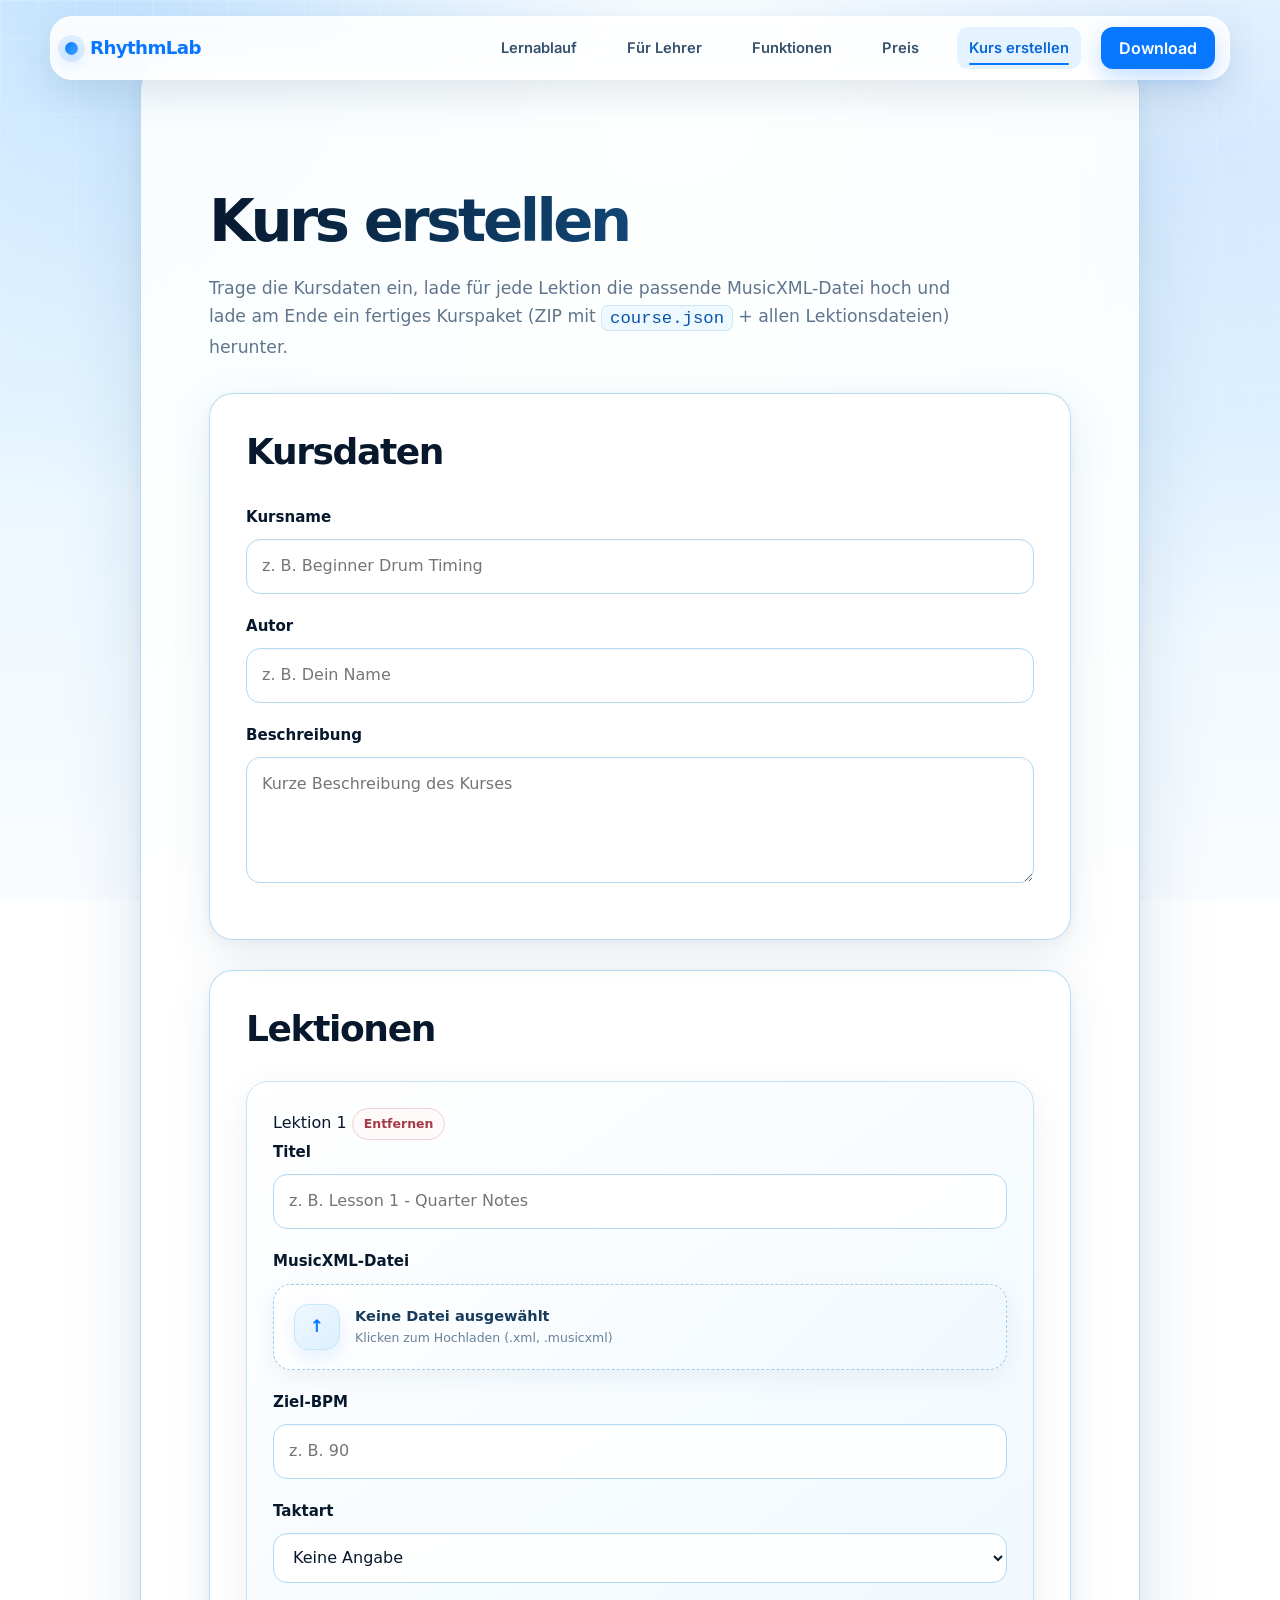
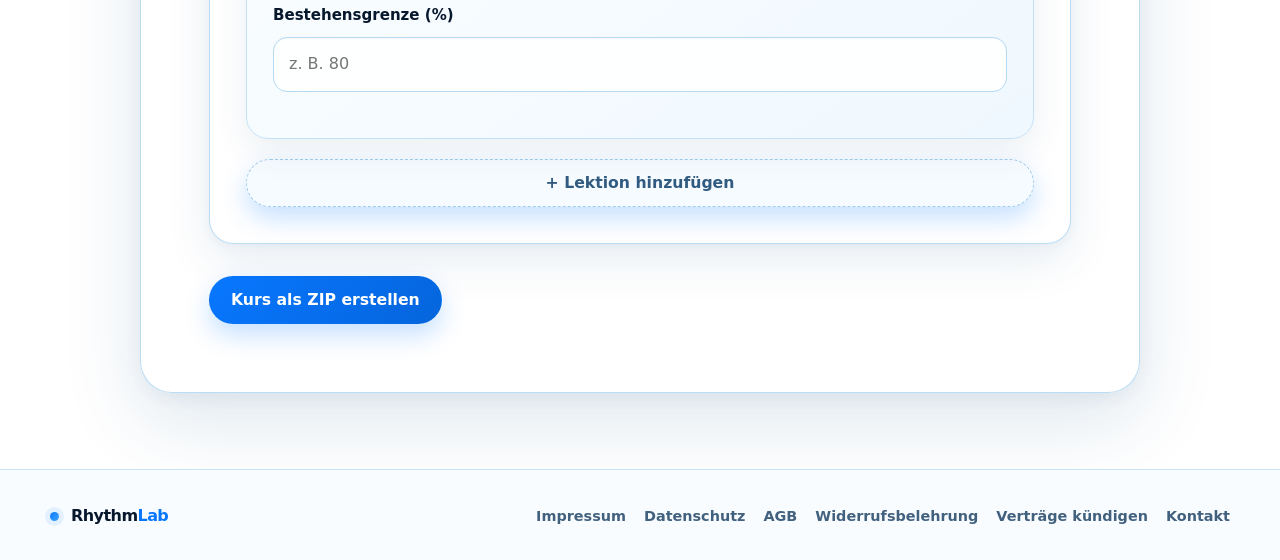
<file: kurs-erstellen.html>
<!DOCTYPE html>
<html lang="de">
<head>
<meta charset="UTF-8">
<meta name="viewport" content="width=device-width, initial-scale=1.0">
<title>Kurs erstellen — RhythmLab</title>
<link href="fonts/fonts.css" rel="stylesheet">
<style>

/* RhythmLab Windows 11 unified design — all resources remain local. */
:root{
  --rl-blue:#0877ff;
  --rl-blue-deep:#0565dc;
  --rl-blue-soft:#42a5ff;
  --rl-ink:#07182d;
  --rl-text:#253e59;
  --rl-muted:#60758c;
  --rl-sky:#eaf7ff;
  --rl-card:rgba(255,255,255,.88);
  --rl-card-solid:#fff;
  --rl-line:#cce6f8;
  --rl-line-strong:#b4d9f3;
  --rl-green:#19a971;
  --rl-red:#dd4052;
  --rl-shadow:0 28px 80px rgba(23,82,132,.14),0 5px 20px rgba(23,82,132,.07);
  --rl-shadow-soft:0 16px 46px rgba(23,82,132,.10),0 2px 8px rgba(23,82,132,.05);
  --rl-radius-xl:32px;
  --rl-radius-lg:24px;
  --rl-radius-md:16px;
  --rl-font:"Segoe UI Variable Text","Segoe UI Variable","Segoe UI",system-ui,-apple-system,BlinkMacSystemFont,"Helvetica Neue",Arial,sans-serif;
}

html{scroll-behavior:smooth}
body.rl-secondary{
  min-height:100vh !important;
  margin:0 !important;
  padding:0 !important;
  display:flex !important;
  flex-direction:column !important;
  align-items:stretch !important;
  justify-content:flex-start !important;
  gap:0 !important;
  color:var(--rl-ink) !important;
  font-family:var(--rl-font) !important;
  font-size:16px !important;
  line-height:1.68 !important;
  background:
    radial-gradient(circle at 8% -5%,rgba(66,165,255,.30),transparent 34rem),
    radial-gradient(circle at 96% 16%,rgba(8,119,255,.13),transparent 31rem),
    linear-gradient(180deg,#f7fcff 0%,var(--rl-sky) 48%,#f9fcff 100%) !important;
  background-attachment:fixed !important;
  -webkit-font-smoothing:antialiased;
}
body.rl-secondary::before{
  content:"";
  position:fixed;
  inset:0;
  z-index:-1;
  pointer-events:none;
  opacity:.48;
  background-image:
    linear-gradient(rgba(255,255,255,.38) 1px,transparent 1px),
    linear-gradient(90deg,rgba(255,255,255,.38) 1px,transparent 1px);
  background-size:38px 38px;
  mask-image:linear-gradient(to bottom,#000,transparent 68%);
}
body.rl-secondary *,body.rl-secondary *::before,body.rl-secondary *::after{box-sizing:border-box}
body.rl-secondary .wrap{width:min(1180px,calc(100% - 48px)) !important;margin-inline:auto !important;padding:0 !important}
body.rl-secondary a{color:var(--rl-blue);text-underline-offset:3px;transition:color .18s ease,transform .18s ease,border-color .18s ease,background .18s ease}
body.rl-secondary a:hover{color:var(--rl-blue-deep)}

/* Shared Windows 11 navigation */
body.rl-secondary nav.top.rl-site-nav{
  position:sticky !important;
  inset:0 0 auto !important;
  z-index:100 !important;
  width:100% !important;
  margin:0 !important;
  padding:0 !important;
  border:0 !important;
  border-bottom:1px solid rgba(191,224,247,.90) !important;
  background:rgba(248,253,255,.78) !important;
  backdrop-filter:blur(26px) saturate(145%);
  -webkit-backdrop-filter:blur(26px) saturate(145%);
  box-shadow:0 9px 32px rgba(7,24,45,.055) !important;
}
body.rl-secondary nav.top.rl-site-nav .wrap{
  min-height:78px !important;
  display:flex !important;
  align-items:center !important;
  justify-content:space-between !important;
  gap:28px !important;
}
body.rl-secondary .brand{
  display:inline-flex !important;
  align-items:center !important;
  gap:12px !important;
  margin:0 !important;
  color:var(--rl-ink) !important;
  font-family:var(--rl-font) !important;
  font-size:1.14rem !important;
  font-weight:820 !important;
  letter-spacing:-.035em !important;
  line-height:1 !important;
  text-decoration:none !important;
  white-space:nowrap;
}
body.rl-secondary .brand-accent{color:var(--rl-blue)}
body.rl-secondary .mark{
  display:inline-block !important;
  flex:0 0 auto !important;
  width:13px !important;
  height:13px !important;
  border:0 !important;
  border-radius:50% !important;
  background:linear-gradient(135deg,var(--rl-blue),var(--rl-blue-soft)) !important;
  box-shadow:0 0 0 7px rgba(8,119,255,.10),0 5px 16px rgba(8,119,255,.32) !important;
}
body.rl-secondary nav .navlinks{display:flex;align-items:center;justify-content:center;gap:26px;margin-left:auto}
body.rl-secondary nav .navlinks a{color:#36516d;text-decoration:none;font-size:.92rem;font-weight:720;white-space:nowrap}
body.rl-secondary nav .navlinks a:hover{color:var(--rl-blue)}
body.rl-secondary .back{
  min-height:43px !important;
  margin:0 !important;
  padding:0 18px !important;
  display:inline-flex !important;
  align-items:center !important;
  gap:8px !important;
  border:1px solid var(--rl-line-strong) !important;
  border-radius:999px !important;
  color:var(--rl-ink) !important;
  background:rgba(255,255,255,.82) !important;
  box-shadow:0 7px 20px rgba(20,74,117,.075) !important;
  font-size:.92rem !important;
  font-weight:760 !important;
  line-height:1 !important;
  text-decoration:none !important;
  white-space:nowrap;
}
body.rl-secondary .back:hover{transform:translateY(-1px);border-color:#8fc8f2 !important;background:#fff !important}

/* Main surfaces and improved rhythm */
body.rl-secondary main{
  width:min(1020px,calc(100% - 48px)) !important;
  max-width:none !important;
  margin:58px auto 76px !important;
  padding:clamp(34px,5.5vw,68px) !important;
  border:1px solid rgba(181,218,245,.92) !important;
  border-radius:var(--rl-radius-xl) !important;
  color:var(--rl-ink) !important;
  background:var(--rl-card) !important;
  backdrop-filter:blur(24px) saturate(135%);
  -webkit-backdrop-filter:blur(24px) saturate(135%);
  box-shadow:var(--rl-shadow) !important;
}
body.rl-legal main{width:min(980px,calc(100% - 48px)) !important}
body.rl-legal-short main{width:min(820px,calc(100% - 48px)) !important}
body.rl-admin main{width:min(1080px,calc(100% - 48px)) !important}
body.rl-form-page:not(.rl-legal) main{width:min(840px,calc(100% - 48px)) !important}
body.rl-course-page main{width:min(1000px,calc(100% - 48px)) !important}
body.rl-secondary main>h1:first-child,
body.rl-secondary>div.card>h1{
  margin:0 0 16px !important;
  color:var(--rl-ink) !important;
  font-family:var(--rl-font) !important;
  font-size:clamp(2.25rem,5vw,4.15rem) !important;
  font-weight:830 !important;
  line-height:1.03 !important;
  letter-spacing:-.058em !important;
  background:linear-gradient(105deg,var(--rl-ink) 0%,#124f82 58%,var(--rl-blue) 100%) !important;
  -webkit-background-clip:text !important;
  background-clip:text !important;
  -webkit-text-fill-color:transparent !important;
}
body.rl-form-page main>h1:first-child{font-size:clamp(2.25rem,5vw,3.7rem) !important}
body.rl-secondary h1,body.rl-secondary h2,body.rl-secondary h3{
  color:var(--rl-ink) !important;
  font-family:var(--rl-font) !important;
  font-weight:790 !important;
  letter-spacing:-.038em !important;
  line-height:1.16 !important;
}
body.rl-secondary h2{
  margin:2.65em 0 .72em !important;
  padding-top:.2em !important;
  border-top:0 !important;
  font-size:clamp(1.55rem,3vw,2.25rem) !important;
}
body.rl-secondary main>h2:first-of-type{margin-top:2.15em !important}
body.rl-secondary h3{margin:1.5em 0 .55em !important;font-size:1.22rem !important}
body.rl-secondary p{margin:0 0 1.05em !important;color:var(--rl-text) !important;font-size:1rem !important}
body.rl-secondary p.lead,body.rl-secondary p.sub{max-width:760px;margin:0 0 32px !important;color:var(--rl-muted) !important;font-size:1.08rem !important;line-height:1.65 !important}
body.rl-secondary strong{color:var(--rl-ink) !important}
body.rl-secondary ul,body.rl-secondary ol{margin:0 0 1.25em !important;padding-left:1.35rem !important}
body.rl-secondary li{padding:.18em 0;color:var(--rl-text) !important}
body.rl-secondary hr{margin:36px 0 !important;border:0 !important;border-top:1px solid var(--rl-line) !important}
body.rl-secondary code{padding:.16em .45em;border:1px solid var(--rl-line);border-radius:7px;color:#0753aa;background:#eef8ff;font-family:ui-monospace,SFMono-Regular,Consolas,monospace}
body.rl-secondary dl{display:grid !important;grid-template-columns:minmax(185px,.72fr) minmax(0,1fr) !important;gap:10px 24px !important;margin:18px 0 !important}
body.rl-secondary dt{color:var(--rl-muted) !important;font-weight:690 !important}
body.rl-secondary dd{margin:0 !important;color:var(--rl-ink) !important;font-weight:680 !important}

/* Cards and content modules */
body.rl-secondary .card,
body.rl-secondary .block,
body.rl-secondary .withdraw-card,
body.rl-secondary .confirmation,
body.rl-secondary .form,
body.rl-secondary .key-card,
body.rl-secondary .contract-details,
body.rl-secondary .index,
body.rl-secondary .seal,
body.rl-secondary .item{
  border:1px solid rgba(183,219,245,.96) !important;
  border-radius:var(--rl-radius-lg) !important;
  color:var(--rl-ink) !important;
  background:rgba(255,255,255,.86) !important;
  box-shadow:var(--rl-shadow-soft) !important;
}
body.rl-secondary .card,
body.rl-secondary .block,
body.rl-secondary .withdraw-card,
body.rl-secondary .confirmation,
body.rl-secondary .form,
body.rl-secondary .key-card,
body.rl-secondary .contract-details{
  margin:26px 0 !important;
  padding:clamp(22px,4vw,36px) !important;
}
body.rl-secondary .card h2:first-child,body.rl-secondary .block h2:first-child{margin-top:0 !important;padding-top:0 !important}
body.rl-secondary .confirmation{border-color:rgba(25,169,113,.42) !important;background:linear-gradient(135deg,rgba(237,255,247,.96),rgba(255,255,255,.93)) !important}
body.rl-secondary .index{margin:30px 0 42px !important;padding:24px 28px !important}
body.rl-secondary .index-link{display:block;padding:8px 0 !important;color:#244968 !important;text-decoration:none !important;font-weight:690 !important}
body.rl-secondary .index-link:hover{color:var(--rl-blue) !important;transform:translateX(3px)}
body.rl-secondary .glossary dt{color:var(--rl-ink) !important;font-weight:800 !important}
body.rl-secondary .seal{margin-top:44px !important;padding:24px 28px !important}
body.rl-secondary .hint{
  margin:18px 0 !important;
  padding:16px 18px !important;
  border:0 !important;
  border-left:4px solid var(--rl-blue) !important;
  border-radius:0 var(--rl-radius-md) var(--rl-radius-md) 0 !important;
  color:var(--rl-muted) !important;
  background:#eff8ff !important;
}

/* Forms */
body.rl-secondary form{margin-top:20px}
body.rl-secondary .field{display:grid !important;gap:9px !important;margin:0 0 20px !important}
body.rl-secondary label{display:block !important;margin:0 !important;color:var(--rl-ink) !important;font-size:.94rem !important;font-weight:730 !important}
body.rl-secondary input:not([type="checkbox"]):not([type="radio"]),
body.rl-secondary textarea,
body.rl-secondary select{
  width:100% !important;
  min-width:0 !important;
  min-height:50px !important;
  margin:0 !important;
  padding:13px 15px !important;
  border:1px solid var(--rl-line-strong) !important;
  border-radius:14px !important;
  outline:0 !important;
  color:var(--rl-ink) !important;
  background:rgba(255,255,255,.94) !important;
  box-shadow:inset 0 1px 2px rgba(7,24,45,.035) !important;
  font:inherit !important;
  transition:border-color .18s ease,box-shadow .18s ease,transform .18s ease !important;
}
body.rl-secondary textarea{min-height:126px !important;resize:vertical !important}
body.rl-secondary input:focus,body.rl-secondary textarea:focus,body.rl-secondary select:focus{border-color:var(--rl-blue) !important;box-shadow:0 0 0 4px rgba(8,119,255,.13) !important}
body.rl-secondary input[type="checkbox"],body.rl-secondary input[type="radio"]{accent-color:var(--rl-blue)}
body.rl-secondary button,
body.rl-secondary .btn,
body.rl-secondary .action,
body.rl-secondary .add-lesson{
  width:auto !important;
  min-height:48px !important;
  margin:0 !important;
  padding:12px 21px !important;
  display:inline-flex !important;
  align-items:center !important;
  justify-content:center !important;
  gap:8px !important;
  border:1px solid transparent !important;
  border-radius:999px !important;
  color:#fff !important;
  background:linear-gradient(135deg,var(--rl-blue),var(--rl-blue-deep)) !important;
  box-shadow:0 11px 26px rgba(8,119,255,.23) !important;
  font:750 .98rem/1 var(--rl-font) !important;
  text-decoration:none !important;
  cursor:pointer !important;
  transition:transform .18s ease,box-shadow .18s ease,filter .18s ease !important;
}
body.rl-secondary button:hover,body.rl-secondary .btn:hover,body.rl-secondary .action:hover,body.rl-secondary .add-lesson:hover{transform:translateY(-2px);filter:saturate(1.08);box-shadow:0 16px 32px rgba(8,119,255,.28) !important}
body.rl-secondary button:disabled{opacity:.55 !important;cursor:not-allowed !important;transform:none !important}
body.rl-secondary button.secondary,body.rl-secondary .secondary{
  color:var(--rl-ink) !important;
  border-color:var(--rl-line-strong) !important;
  background:rgba(255,255,255,.94) !important;
  box-shadow:0 8px 20px rgba(24,81,126,.08) !important;
}
body.rl-secondary button.danger,body.rl-secondary .danger{color:#fff !important;background:linear-gradient(135deg,#ef5363,#cf3044) !important;box-shadow:0 11px 26px rgba(207,48,68,.21) !important}
body.rl-secondary .small{min-height:39px !important;padding:9px 15px !important;font-size:.88rem !important}
body.rl-secondary .form-status,body.rl-secondary .status,body.rl-secondary .status-line,body.rl-secondary .result{min-height:1.5em;margin:16px 0 0 !important;color:var(--rl-muted) !important;font-size:.93rem !important;font-weight:700 !important}
body.rl-secondary .ok{color:#0d8c5b !important}body.rl-secondary .err,body.rl-secondary .error{color:#c72f43 !important}

/* Cancellation / withdrawal */
body.rl-secondary .step-indicator{display:flex !important;gap:11px !important;flex-wrap:wrap !important;margin:30px 0 !important;font-family:var(--rl-font) !important}
body.rl-secondary .step-indicator span{padding:10px 16px !important;border:1px solid var(--rl-line) !important;border-radius:999px !important;color:var(--rl-muted) !important;background:rgba(255,255,255,.72) !important;font-size:.9rem !important;font-weight:720 !important}
body.rl-secondary .step-indicator .active{color:#fff !important;border-color:transparent !important;background:linear-gradient(135deg,var(--rl-blue),var(--rl-blue-soft)) !important;box-shadow:0 9px 22px rgba(8,119,255,.22) !important}
body.rl-secondary .card button:not(.small),body.rl-secondary .withdraw-card button:not(.small){margin-top:4px !important}
body.rl-secondary .card button+button,body.rl-secondary .withdraw-card button+button{margin-left:10px !important}
body.rl-secondary .line{display:inline-block;min-width:180px;border-bottom:1px solid #7d93aa}

/* Course builder */
body.rl-course-page .block{margin-top:30px !important}
body.rl-secondary .lesson-card{
  position:relative !important;
  margin:20px 0 !important;
  padding:26px !important;
  border:1px solid #c5e1f6 !important;
  border-radius:22px !important;
  background:linear-gradient(145deg,rgba(255,255,255,.96),rgba(238,248,255,.91)) !important;
  box-shadow:0 12px 34px rgba(24,81,126,.09) !important;
}
body.rl-secondary .lesson-card h3{margin-top:0 !important}
body.rl-secondary .lesson-card .remove-lesson{background:linear-gradient(135deg,#ef5363,#cf3044) !important}
body.rl-secondary .footer-actions{display:flex !important;align-items:center !important;gap:16px !important;flex-wrap:wrap !important;margin-top:32px !important}

/* Admin */
body.rl-admin .key-card{display:grid !important;grid-template-columns:minmax(220px,1fr) auto auto !important;align-items:center !important;gap:16px !important}
body.rl-admin .key-card label{display:flex !important;align-items:center !important;gap:8px !important;white-space:nowrap !important}
body.rl-admin #list{display:grid !important;gap:18px !important;margin-top:24px !important}
body.rl-admin .item{margin:0 !important;padding:24px !important}
body.rl-admin .top-row{display:flex !important;justify-content:space-between !important;gap:18px !important;align-items:flex-start !important;margin:0 0 12px !important}
body.rl-admin .name{color:var(--rl-ink) !important;font-size:1.02rem !important;font-weight:800 !important}
body.rl-admin .email,body.rl-admin .date{color:var(--rl-muted) !important}
body.rl-admin .meta,body.rl-admin .message{margin:13px 0 !important;padding:14px 16px !important;border-radius:14px !important;color:#34516d !important;background:#eff8ff !important}
body.rl-admin .actions{display:flex !important;gap:11px !important;align-items:center !important;flex-wrap:wrap !important;margin-top:17px !important}
body.rl-admin .badge{padding:5px 10px !important;border-radius:999px !important;color:#a65d00 !important;background:#fff2d9 !important;font-weight:800 !important}
body.rl-admin .empty{padding:34px !important;border:1px dashed #9eccec !important;border-radius:20px !important;text-align:center !important;color:var(--rl-muted) !important;background:rgba(255,255,255,.72) !important}

/* Compact success/cancel/password pages */
body.rl-compact>div.card{
  width:min(650px,calc(100% - 48px)) !important;
  max-width:none !important;
  margin:72px auto 42px !important;
  padding:clamp(34px,6vw,58px) !important;
  text-align:center !important;
}
body.rl-compact>div.card h1{font-size:clamp(2.15rem,5vw,3.45rem) !important}
body.rl-compact>div.card p{max-width:510px;margin-left:auto !important;margin-right:auto !important}
body.rl-compact>div.card .field{text-align:left !important}
body.rl-compact>div.card .icon,body.rl-compact>div.card .check{
  width:70px !important;
  height:70px !important;
  margin:0 auto 24px !important;
  display:grid !important;
  place-items:center !important;
  border-radius:22px !important;
  color:var(--rl-blue) !important;
  background:linear-gradient(135deg,#eef9ff,#d6eeff) !important;
  box-shadow:0 12px 28px rgba(8,119,255,.14) !important;
  font-size:2rem !important;
}
body.rl-compact>div.card .check{color:var(--rl-green) !important;background:linear-gradient(135deg,#ecfff6,#d9f8eb) !important}
body.rl-compact>div.card button{width:100% !important;margin-top:4px !important}

/* Shared footer */
body.rl-secondary footer.rl-site-footer{
  width:100% !important;
  max-width:none !important;
  margin:auto 0 0 !important;
  padding:34px 0 !important;
  display:block !important;
  border:0 !important;
  border-top:1px solid rgba(191,224,247,.82) !important;
  color:#637a92 !important;
  background:rgba(248,252,255,.76) !important;
  backdrop-filter:blur(18px);
  -webkit-backdrop-filter:blur(18px);
  text-align:left !important;
}
body.rl-secondary footer .wrap{display:flex !important;align-items:center !important;justify-content:space-between !important;gap:24px !important;flex-wrap:wrap !important}
body.rl-secondary footer .footer-brand{font-size:1rem !important}
body.rl-secondary footer .mark{width:9px !important;height:9px !important;box-shadow:0 0 0 5px rgba(8,119,255,.09) !important}
body.rl-secondary footer .legal{display:flex !important;align-items:center !important;justify-content:flex-end !important;gap:18px !important;flex-wrap:wrap !important}
body.rl-secondary footer a{color:#42617e !important;font-size:.9rem !important;font-weight:680 !important;text-decoration:none !important}
body.rl-secondary footer a:hover{color:var(--rl-blue) !important}

/* Reference index refinements: more consistent spacing and cards. */
body.rl-index{font-family:var(--rl-font)}
body.rl-index .nav{padding-left:clamp(20px,4vw,58px) !important;padding-right:clamp(20px,4vw,58px) !important;min-height:78px !important;gap:24px !important}
body.rl-index .nav .navlinks{gap:clamp(16px,2vw,30px) !important}
body.rl-index .hero{padding-top:110px !important;padding-bottom:92px !important}
body.rl-index section:not(.hero){padding-top:clamp(88px,9vw,132px) !important;padding-bottom:clamp(88px,9vw,132px) !important}
body.rl-index section+section{border-top-color:rgba(204,230,248,.58) !important}
body.rl-index .section-head{margin-bottom:clamp(36px,5vw,56px) !important}
body.rl-index .section-head .sub{max-width:680px !important;line-height:1.65 !important}
body.rl-index .feature-card,body.rl-index .flow-card,body.rl-index .teacher-card,body.rl-index .price-card{border-radius:26px !important;box-shadow:var(--rl-shadow-soft) !important}
body.rl-index .functional-download{position:relative;overflow:hidden}
body.rl-index .functional-download::before{content:"";position:absolute;inset:auto -12% -35% 45%;height:430px;border-radius:50%;background:radial-gradient(circle,rgba(66,165,255,.22),transparent 66%);pointer-events:none}
body.rl-index .functional-download .download-shell{position:relative;display:grid;grid-template-columns:minmax(0,1.15fr) minmax(260px,.85fr);gap:28px;align-items:stretch;margin-top:38px}
body.rl-index .functional-download .download-card,body.rl-index .functional-download .link-card{padding:34px;border:1px solid #c9e5f8;border-radius:28px;background:rgba(255,255,255,.90);box-shadow:0 22px 60px rgba(24,81,126,.12)}
body.rl-index .functional-download .download-card{display:flex;flex-direction:column;align-items:flex-start;justify-content:center;min-height:260px}
body.rl-index .functional-download .download-card .os-pill{display:inline-flex;padding:8px 13px;border-radius:999px;color:#0862c6;background:#e5f3ff;font-weight:800}
body.rl-index .functional-download .download-card h3{margin:20px 0 10px;font-size:2rem}
body.rl-index .functional-download .download-card p{margin:0 0 24px;color:#5e718a;line-height:1.65}
body.rl-index .functional-download .link-card{display:grid;align-content:center;gap:14px}
body.rl-index .functional-download .link-card a{display:flex;justify-content:space-between;gap:15px;padding:17px 18px;border:1px solid #d2e9fa;border-radius:16px;background:#f7fbff;color:#163d63;text-decoration:none;font-weight:800}
body.rl-index .functional-download .link-card a:hover{border-color:#91cafa;transform:translateY(-1px)}
body.rl-index footer .legal{display:flex;gap:16px;align-items:center;flex-wrap:wrap}
body.rl-index footer .legal a{color:#d9ecff;text-decoration:none;font-size:.92rem}
body.rl-index footer .legal a:hover{color:#fff}

@media (max-width:960px){
  body.rl-secondary nav .navlinks{display:none}
  body.rl-index .nav .navlinks{display:none !important}
}
@media (max-width:760px){
  body.rl-secondary .wrap,body.rl-secondary main{width:min(100% - 24px,1020px) !important}
  body.rl-secondary nav.top.rl-site-nav .wrap{min-height:68px !important;gap:14px !important}
  body.rl-secondary .back{min-height:40px !important;padding:0 13px !important;font-size:.86rem !important}
  body.rl-secondary main{margin:28px auto 48px !important;padding:30px 21px !important;border-radius:24px !important}
  body.rl-secondary main>h1:first-child{font-size:clamp(2rem,10vw,3.15rem) !important}
  body.rl-secondary h2{margin-top:2.2em !important}
  body.rl-secondary dl{grid-template-columns:1fr !important;gap:3px 0 !important}
  body.rl-secondary dd{margin-bottom:12px !important}
  body.rl-secondary .key-card{grid-template-columns:1fr !important}
  body.rl-admin .top-row{display:block !important}
  body.rl-secondary .card button+button,body.rl-secondary .withdraw-card button+button{margin:10px 0 0 !important}
  body.rl-secondary .card button,body.rl-secondary .withdraw-card button{width:100% !important}
  body.rl-compact>div.card{width:min(100% - 24px,650px) !important;margin:28px auto 30px !important;padding:32px 22px !important}
  body.rl-secondary footer .wrap{align-items:flex-start !important;flex-direction:column !important}
  body.rl-secondary footer .legal{justify-content:flex-start !important;gap:13px 17px !important}
  body.rl-index .nav{min-height:68px !important}
  body.rl-index .nav .actions .btn-secondary{display:none !important}
  body.rl-index .hero{padding-top:86px !important;padding-bottom:68px !important}
  body.rl-index section:not(.hero){padding-top:76px !important;padding-bottom:76px !important}
  body.rl-index .functional-download .download-shell{grid-template-columns:1fr}
  body.rl-index .functional-download .download-card,body.rl-index .functional-download .link-card{padding:25px;border-radius:22px}
}
@media (prefers-reduced-motion:reduce){html{scroll-behavior:auto}*,*::before,*::after{animation-duration:.01ms!important;animation-iteration-count:1!important;transition-duration:.01ms!important}}
@media print{
  body.rl-secondary{display:block !important;background:#fff !important}
  body.rl-secondary::before,body.rl-secondary nav.top,body.rl-secondary footer{display:none !important}
  body.rl-secondary main{width:100% !important;margin:0 !important;padding:0 !important;border:0 !important;box-shadow:none !important;background:#fff !important}
}


/* Seitenspezifische Korrektur für die AGB-Seite */
body.rl-win11.rl-secondary.rl-legal main > h1:first-child {
  line-height: 1.10 !important;
  padding-bottom: 0.10em !important;
  overflow: visible !important;
}
body.rl-win11.rl-secondary.rl-legal main > h1:first-child + p {
  margin-top: 0.15rem !important;
}


/* Einheitliche RhythmLab-Hauptnavigation wie auf der Startseite */
body.rl-win11 {
  padding-top: 0;
}

nav.nav {
  position: fixed;
  z-index: 1000;
  top: 16px;
  left: 50%;
  transform: translateX(-50%);
  width: min(1180px, calc(100% - 30px));
  min-height: 64px;
  display: grid;
  grid-template-columns: auto minmax(0, 1fr) auto;
  align-items: center;
  column-gap: 20px;
  padding: 10px 14px;
  border: 1px solid rgba(255,255,255,.72);
  border-radius: 22px;
  background: rgba(255,255,255,.88);
  backdrop-filter: blur(18px);
  -webkit-backdrop-filter: blur(18px);
  box-shadow: 0 14px 40px rgba(13,57,93,.12);
  font-family: "Inter", ui-sans-serif, system-ui, -apple-system,
    BlinkMacSystemFont, "Segoe UI", sans-serif;
}

nav.nav a {
  text-decoration: none !important;
}

nav.nav .brand {
  display: inline-flex;
  align-items: center;
  min-height: 42px;
  padding: 0 4px;
  border-radius: 11px;
  color: #07182d;
  font-size: 1.22rem;
  font-weight: 900;
  letter-spacing: -.04em;
  line-height: 1;
  white-space: nowrap;
}

nav.nav .brand span {
  color: #0877ff;
}

nav.nav .navlinks {
  display: flex;
  align-items: center;
  justify-content: flex-end;
  gap: 3px;
  min-width: 0;
  height: 42px;
  margin: 0;
}

nav.nav .navlinks > a {
  position: relative;
  display: inline-flex;
  align-items: center;
  justify-content: center;
  height: 42px;
  padding: 0 12px;
  border-radius: 11px;
  color: #3d536c;
  font-size: .92rem;
  font-weight: 800;
  line-height: 1;
  white-space: nowrap;
  transition:
    color .2s ease,
    background-color .2s ease,
    transform .2s ease;
}

nav.nav .navlinks > a:hover {
  color: #0877ff;
  background: #eef7ff;
}

nav.nav .nav-actions {
  display: flex;
  align-items: center;
  justify-content: flex-end;
  min-height: 42px;
}

nav.nav .nav-download {
  display: inline-flex;
  align-items: center;
  justify-content: center;
  min-width: 112px;
  height: 42px;
  padding: 0 18px;
  border-radius: 12px;
  background: #0877ff;
  color: #fff;
  font-weight: 900;
  line-height: 1;
  white-space: nowrap;
  box-shadow: 0 9px 22px rgba(8,119,255,.22);
  transition:
    background-color .2s ease,
    transform .2s ease,
    box-shadow .2s ease;
}

nav.nav .nav-download:hover {
  background: #006be8;
  transform: translateY(-1px);
}

nav.nav .nav-current {
  display: none;
  min-width: 0;
  overflow: hidden;
  color: #4f6580;
  font-size: .86rem;
  font-weight: 800;
  text-align: center;
  text-overflow: ellipsis;
  white-space: nowrap;
}

/* Genügend Abstand für die schwebende Navigation */
body.rl-win11.rl-secondary:not(.rl-status-page) main {
  padding-top: 132px !important;
}

body.rl-win11.rl-status-page {
  padding-top: 104px !important;
}

@media (max-width: 1080px) {
  nav.nav {
    column-gap: 12px;
  }

  nav.nav .navlinks > a {
    padding: 0 9px;
    font-size: .86rem;
  }
}

@media (max-width: 900px) {
  nav.nav {
    grid-template-columns: auto minmax(0, 1fr) auto;
  }

  nav.nav .navlinks {
    display: none !important;
  }

  nav.nav .nav-current {
    display: block;
  }
}

@media (max-width: 480px) {
  nav.nav {
    top: 8px;
    width: calc(100% - 16px);
    column-gap: 8px;
    padding: 8px 10px;
  }

  nav.nav .brand {
    font-size: 1.05rem;
  }

  nav.nav .nav-current {
    font-size: .78rem;
  }

  nav.nav .nav-download {
    min-width: 96px;
    height: 40px;
    padding: 0 13px;
    font-size: .88rem;
  }

  body.rl-win11.rl-secondary:not(.rl-status-page) main {
    padding-top: 112px !important;
  }

  body.rl-win11.rl-status-page {
    padding-top: 88px !important;
  }
}





/* RhythmLab-Logo exakt wie in der Referenzdatei */
nav.nav > .brand,
nav.top.rl-site-nav .brand {
  display: inline-flex !important;
  align-items: center !important;
  gap: 12px !important;
  margin: 0 !important;
  padding: 0 !important;
  color: var(--rl-ink, #07182d) !important;
  font-family: var(
    --rl-font,
    "Segoe UI Variable Text",
    "Segoe UI Variable",
    "Segoe UI",
    system-ui,
    -apple-system,
    BlinkMacSystemFont,
    "Helvetica Neue",
    Arial,
    sans-serif
  ) !important;
  font-size: 1.14rem !important;
  font-weight: 820 !important;
  letter-spacing: -.035em !important;
  line-height: 1 !important;
  text-decoration: none !important;
  white-space: nowrap !important;
  border: 0 !important;
  border-radius: 0 !important;
  background: transparent !important;
  box-shadow: none !important;
  transform: none !important;
}

nav.nav > .brand:hover,
nav.nav > .brand:focus-visible,
nav.top.rl-site-nav .brand:hover,
nav.top.rl-site-nav .brand:focus-visible {
  color: var(--rl-ink, #07182d) !important;
  background: transparent !important;
  transform: none !important;
}

nav.nav > .brand .brand-accent,
nav.top.rl-site-nav .brand .brand-accent {
  color: var(--rl-blue, #0877ff) !important;
}

nav.nav > .brand .mark,
nav.top.rl-site-nav .brand .mark {
  display: inline-block !important;
  flex: 0 0 auto !important;
  width: 13px !important;
  height: 13px !important;
  border: 0 !important;
  border-radius: 50% !important;
  background: linear-gradient(
    135deg,
    var(--rl-blue, #0877ff),
    var(--rl-blue-soft, #42a5ff)
  ) !important;
  box-shadow:
    0 0 0 7px rgba(8,119,255,.10),
    0 5px 16px rgba(8,119,255,.32) !important;
}

@media (max-width: 480px) {
  nav.nav > .brand,
  nav.top.rl-site-nav .brand {
    gap: 10px !important;
    font-size: 1.05rem !important;
  }

  nav.nav > .brand .mark,
  nav.top.rl-site-nav .brand .mark {
    width: 11px !important;
    height: 11px !important;
    box-shadow:
      0 0 0 5px rgba(8,119,255,.10),
      0 4px 13px rgba(8,119,255,.28) !important;
  }
}



/* Seitenspezifische Korrekturen für den Kursersteller */
body.rl-win11.rl-course-page h1,
body.rl-win11.rl-course-page h2,
body.rl-win11.rl-course-page h3 {
  line-height: 1.24 !important;
  padding-bottom: 0.10em !important;
  overflow: visible !important;
}

body.rl-win11.rl-course-page main {
  width: min(1000px, calc(100% - 48px)) !important;
}

body.rl-win11.rl-course-page nav.nav .navlinks > a.is-active {
  color: #0769d8 !important;
  background: #e5f2ff !important;
}

body.rl-win11.rl-course-page nav.nav .navlinks > a.is-active::after {
  content: "";
  position: absolute;
  left: 12px;
  right: 12px;
  bottom: 4px;
  height: 2px;
  border-radius: 999px;
  background: #0877ff;
}

body.rl-win11.rl-course-page .lesson-card .lesson-head {
  gap: 18px;
}

body.rl-win11.rl-course-page .remove-btn {
  color: #c72f43 !important;
  border-color: rgba(199,47,67,.25) !important;
  background: #fff7f8 !important;
}

body.rl-win11.rl-course-page .remove-btn:hover {
  color: #fff !important;
  border-color: transparent !important;
  background: linear-gradient(135deg,#ef5363,#cf3044) !important;
}

body.rl-win11.rl-course-page .file-drop {
  min-height: 74px;
  border: 1.5px dashed #a8d2ef !important;
  border-radius: 16px !important;
  background: rgba(247,252,255,.88) !important;
}

body.rl-win11.rl-course-page .file-drop:hover {
  border-color: #0877ff !important;
  background: #eef8ff !important;
}

body.rl-win11.rl-course-page .file-drop.has-file {
  border-style: solid !important;
  border-color: rgba(25,169,113,.55) !important;
  background: #effcf6 !important;
}

body.rl-win11.rl-course-page .file-drop .icon {
  color: #0877ff !important;
  background: #dff1ff !important;
}

body.rl-win11.rl-course-page .add-lesson {
  width: 100% !important;
  border: 1.5px dashed #9fcdec !important;
  color: #315b80 !important;
  background: #f6fbff !important;
}

body.rl-win11.rl-course-page .add-lesson:hover {
  color: #0877ff !important;
  border-color: #0877ff !important;
  background: #eaf6ff !important;
}

@media (max-width: 760px) {
  body.rl-win11.rl-course-page main {
    width: min(100% - 24px, 1000px) !important;
  }

  body.rl-win11.rl-course-page .row,
  body.rl-win11.rl-course-page .row3 {
    grid-template-columns: 1fr !important;
  }
}


/* Feinabstimmung: kompakte Entfernen-Aktion */
body.rl-win11.rl-course-page .lesson-card .remove-btn {
  width: auto !important;
  min-width: 0 !important;
  min-height: 32px !important;
  margin: 0 !important;
  padding: 6px 11px !important;
  display: inline-flex !important;
  align-items: center !important;
  justify-content: center !important;
  gap: 6px !important;
  border: 1px solid #efd2d7 !important;
  border-radius: 999px !important;
  color: #a53a4a !important;
  background: #fffafa !important;
  box-shadow: none !important;
  font-size: .78rem !important;
  font-weight: 750 !important;
  line-height: 1 !important;
  white-space: nowrap !important;
  transform: none !important;
}

body.rl-win11.rl-course-page .lesson-card .remove-btn:hover {
  color: #c72f43 !important;
  border-color: #e6aab3 !important;
  background: #fff1f3 !important;
  box-shadow: none !important;
  transform: none !important;
}

body.rl-win11.rl-course-page .lesson-card .remove-btn:focus-visible {
  outline: 3px solid rgba(199,47,67,.16) !important;
  outline-offset: 2px !important;
}

/* Feinabstimmung: hochwertigere Dateiupload-Karte */
body.rl-win11.rl-course-page .file-drop {
  position: relative;
  min-height: 88px !important;
  padding: 18px 20px !important;
  display: grid !important;
  grid-template-columns: 46px minmax(0, 1fr) !important;
  align-items: center !important;
  gap: 15px !important;
  overflow: hidden;
  border: 1.5px dashed #9ecceb !important;
  border-radius: 18px !important;
  color: #294d6d !important;
  background:
    linear-gradient(135deg, rgba(255,255,255,.97), rgba(239,248,255,.94)) !important;
  box-shadow:
    inset 0 1px 0 rgba(255,255,255,.92),
    0 8px 24px rgba(24,81,126,.07) !important;
  cursor: pointer;
  transition:
    border-color .18s ease,
    background .18s ease,
    box-shadow .18s ease,
    transform .18s ease !important;
}

body.rl-win11.rl-course-page .file-drop::after {
  content: "Datei auswählen";
  justify-self: end;
  padding: 7px 11px;
  border: 1px solid #c6e2f6;
  border-radius: 999px;
  color: #0862c6;
  background: rgba(255,255,255,.82);
  font-size: .76rem;
  font-weight: 800;
  line-height: 1;
  white-space: nowrap;
}

body.rl-win11.rl-course-page .file-drop:hover {
  border-color: #4a9ee6 !important;
  background:
    linear-gradient(135deg, #ffffff, #e9f6ff) !important;
  box-shadow:
    inset 0 1px 0 rgba(255,255,255,.96),
    0 12px 28px rgba(24,81,126,.10) !important;
  transform: translateY(-1px);
}

body.rl-win11.rl-course-page .file-drop:hover::after {
  border-color: #9bcef1;
  background: #fff;
}

body.rl-win11.rl-course-page .file-drop.has-file {
  border-style: solid !important;
  border-color: rgba(25,169,113,.44) !important;
  background:
    linear-gradient(135deg, #f8fffb, #e9faf2) !important;
  box-shadow:
    inset 0 1px 0 rgba(255,255,255,.96),
    0 9px 24px rgba(25,169,113,.08) !important;
}

body.rl-win11.rl-course-page .file-drop.has-file::after {
  content: "Ändern";
  color: #0b8357;
  border-color: rgba(25,169,113,.26);
  background: rgba(255,255,255,.84);
}

body.rl-win11.rl-course-page .file-drop .icon {
  width: 46px !important;
  height: 46px !important;
  display: grid !important;
  place-items: center !important;
  border: 1px solid #c9e5f8 !important;
  border-radius: 14px !important;
  color: #0877ff !important;
  background: linear-gradient(135deg,#eef8ff,#dcefff) !important;
  box-shadow: 0 7px 18px rgba(8,119,255,.10) !important;
  font-size: 1.08rem !important;
  font-weight: 900 !important;
}

body.rl-win11.rl-course-page .file-drop.has-file .icon {
  color: #149b68 !important;
  border-color: rgba(25,169,113,.24) !important;
  background: linear-gradient(135deg,#effdf6,#dcf7ea) !important;
  box-shadow: 0 7px 18px rgba(25,169,113,.09) !important;
}

body.rl-win11.rl-course-page .file-drop > div:nth-child(2) {
  min-width: 0;
}

body.rl-win11.rl-course-page .file-drop .fname {
  overflow: hidden;
  color: #173b5b !important;
  font-size: .91rem !important;
  font-weight: 780 !important;
  line-height: 1.35 !important;
  text-overflow: ellipsis;
  white-space: nowrap;
}

body.rl-win11.rl-course-page .file-drop .fhint {
  margin-top: 4px;
  color: #688098 !important;
  font-size: .78rem !important;
  line-height: 1.35 !important;
}

@media (max-width: 580px) {
  body.rl-win11.rl-course-page .file-drop {
    grid-template-columns: 42px minmax(0, 1fr) !important;
    padding: 16px !important;
  }

  body.rl-win11.rl-course-page .file-drop::after {
    display: none;
  }

  body.rl-win11.rl-course-page .file-drop .icon {
    width: 42px !important;
    height: 42px !important;
  }
}


/* Dateiupload: nur eine einzige, vollständig anklickbare Fläche */
body.rl-win11.rl-course-page .file-drop {
  grid-template-columns: 46px minmax(0, 1fr) !important;
  min-height: 86px !important;
}

/* Das native Datei-Eingabefeld darf niemals sichtbar werden */
body.rl-win11.rl-course-page .file-drop input[type="file"],
body.rl-win11.rl-course-page input.l-file[type="file"] {
  position: absolute !important;
  width: 1px !important;
  height: 1px !important;
  margin: -1px !important;
  padding: 0 !important;
  overflow: hidden !important;
  clip: rect(0 0 0 0) !important;
  clip-path: inset(50%) !important;
  border: 0 !important;
  opacity: 0 !important;
  pointer-events: none !important;
  white-space: nowrap !important;
}

/* Kein zweites Feld oder zusätzlicher Auswahlknopf */
body.rl-win11.rl-course-page .file-drop::after {
  display: none !important;
  content: none !important;
}

body.rl-win11.rl-course-page .file-drop > div:nth-child(2) {
  padding-right: 6px;
}

body.rl-win11.rl-course-page .file-drop .fname {
  max-width: 100%;
}

body.rl-win11.rl-course-page .file-drop .fhint {
  max-width: 100%;
}

@media (max-width: 580px) {
  body.rl-win11.rl-course-page .file-drop {
    grid-template-columns: 42px minmax(0, 1fr) !important;
    min-height: 80px !important;
  }
}

</style>
</head>
<body class="rl-win11 rl-secondary rl-form-page rl-course-page">
<nav class="nav" aria-label="Hauptnavigation">
  <a class="brand" href="index.html" aria-label="RhythmLab Startseite">
    <span class="mark" aria-hidden="true"></span>
    <span>Rhythm<span class="brand-accent">Lab</span></span>
  </a>
  <span class="nav-current" aria-live="polite">Kurs erstellen</span>
  <div class="navlinks">
    <a href="index.html#ablauf">Lernablauf</a>
    <a href="index.html#lehrer">Für Lehrer</a>
    <a href="index.html#loesung">Funktionen</a>
    <a href="index.html#preis">Preis</a>
    <a class="is-active" aria-current="page" href="kurs-erstellen.html">Kurs erstellen</a>
  </div>
  <div class="nav-actions">
    <a class="nav-download" href="index.html#download">Download</a>
  </div>
</nav>
<main>
  <h1>Kurs erstellen</h1>
  <p class="lead">Trage die Kursdaten ein, lade für jede Lektion die passende
     MusicXML-Datei hoch und lade am Ende ein fertiges Kurspaket (ZIP mit
     <code>course.json</code> + allen Lektionsdateien) herunter.</p>

  <section class="block">
    <h2>Kursdaten</h2>
    <div class="field">
      <label for="course-name">Kursname</label>
      <input type="text" id="course-name" placeholder="z. B. Beginner Drum Timing">
    </div>
    <div class="field">
      <label for="course-author">Autor</label>
      <input type="text" id="course-author" placeholder="z. B. Dein Name">
    </div>
    <div class="field">
      <label for="course-desc">Beschreibung</label>
      <textarea id="course-desc" placeholder="Kurze Beschreibung des Kurses"></textarea>
    </div>
  </section>

  <section class="block">
    <h2>Lektionen</h2>
    <div id="lessons-container"></div>
    <button type="button" class="add-lesson" id="add-lesson-btn">+ Lektion hinzufügen</button>
  </section>

  <div class="footer-actions">
    <button type="button" class="btn btn-primary" id="build-zip-btn">Kurs als ZIP erstellen</button>
    <span class="status" id="status-text"></span>
  </div>
</main>
<footer class="rl-site-footer">
  <div class="wrap">
    <a class="brand footer-brand" href="index.html" aria-label="RhythmLab Startseite">
      <span class="mark" aria-hidden="true"></span>
      <span>Rhythm<span class="brand-accent">Lab</span></span>
    </a>
    <div class="legal">
      <a href="impressum.html">Impressum</a>
      <a href="datenschutz.html">Datenschutz</a>
      <a href="agb.html">AGB</a>
      <a href="widerruf.html">Widerrufsbelehrung</a>
      <a href="kuendigen.html">Verträge kündigen</a>
      <a href="mailto:info@drumtiming.com">Kontakt</a>
    </div>
  </div>
</footer>
<script src="js/jszip.min.js"></script>
<script>
  const lessonsContainer = document.getElementById('lessons-container');
  const addLessonBtn = document.getElementById('add-lesson-btn');
  const buildZipBtn = document.getElementById('build-zip-btn');
  const statusText = document.getElementById('status-text');

  let lessonCount = 0;

  function addLesson(){
    const id = lessonsContainer.querySelectorAll('.lesson-card').length + 1;
    const card = document.createElement('div');
    card.className = 'lesson-card';
    card.dataset.id = id;
    card.innerHTML = `
      <div class="lesson-head">
        <span class="tag">Lektion ${id}</span>
        <button type="button" class="remove-btn" data-action="remove">Entfernen</button>
      </div>
      <div class="field">
        <label>Titel</label>
        <input type="text" class="l-title" placeholder="z. B. Lesson 1 - Quarter Notes">
      </div>
      <div class="field">
        <label>MusicXML-Datei</label>
        <div class="file-drop" data-action="pick-file">
          <div class="icon">↑</div>
          <div>
            <div class="fname" data-role="fname">Keine Datei ausgewählt</div>
            <div class="fhint">Klicken zum Hochladen (.xml, .musicxml)</div>
          </div>
          <input type="file" class="l-file" accept=".xml,.musicxml,text/xml,application/xml,application/vnd.recordare.musicxml+xml">
        </div>
      </div>
      <div class="row" style="margin-top:16px;">
        <div class="field">
          <label>Ziel-BPM</label>
          <input type="number" class="l-bpm" min="1" placeholder="z. B. 90">
        </div>
        <div class="field">
          <label>Taktart</label>
          <select class="l-timesig">
            <option value="">Keine Angabe</option>
            <option value="4/4">4/4</option>
            <option value="3/4">3/4</option>
            <option value="2/4">2/4</option>
            <option value="6/8">6/8</option>
            <option value="9/8">9/8</option>
            <option value="12/8">12/8</option>
            <option value="5/4">5/4</option>
            <option value="7/8">7/8</option>
            <option value="custom">Andere …</option>
          </select>
        </div>
      </div>
      <div class="row custom-timesig" style="display:none; margin-top:16px;">
        <div class="field">
          <label>Zähler (beats/bar)</label>
          <input type="number" class="l-beats-custom" min="1" placeholder="z. B. 5">
        </div>
        <div class="field">
          <label>Nenner (beat note)</label>
          <input type="number" class="l-notevalue-custom" min="1" placeholder="z. B. 4">
        </div>
      </div>
      <div class="field" style="margin-top:16px;">
        <label>Bestehensgrenze (%)</label>
        <input type="number" class="l-pass" min="0" max="100" placeholder="z. B. 80">
      </div>
    `;
    lessonsContainer.appendChild(card);
    renumberLessons();

    const dropZone = card.querySelector('.file-drop');
    const fileInput = card.querySelector('.l-file');
    const fnameEl = card.querySelector('[data-role="fname"]');
    const timesigSelect = card.querySelector('.l-timesig');
    const customTimesigRow = card.querySelector('.custom-timesig');

    timesigSelect.addEventListener('change', () => {
      customTimesigRow.style.display = timesigSelect.value === 'custom' ? 'grid' : 'none';
    });

    dropZone.addEventListener('click', () => fileInput.click());
    fileInput.addEventListener('change', () => {
      if(fileInput.files.length){
        fnameEl.textContent = fileInput.files[0].name;
        dropZone.classList.add('has-file');
      } else {
        fnameEl.textContent = 'Keine Datei ausgewählt';
        dropZone.classList.remove('has-file');
      }
    });

    card.querySelector('[data-action="remove"]').addEventListener('click', () => {
      card.remove();
      renumberLessons();
    });
  }

  function renumberLessons(){
    const cards = lessonsContainer.querySelectorAll('.lesson-card');
    cards.forEach((card, index) => {
      const lessonNumber = index + 1;
      card.dataset.id = lessonNumber;
      card.querySelector('.tag').textContent = `Lektion ${lessonNumber}`;
    });
    lessonCount = cards.length;
  }

  addLessonBtn.addEventListener('click', addLesson);
  addLesson(); // Start mit einer Lektion

  function setStatus(msg, type){
    statusText.textContent = msg;
    statusText.className = 'status' + (type ? ' ' + type : '');
  }

  function sanitizeFileName(name){
    // Ersetzt alles außer Buchstaben/Zahlen/Punkt/Bindestrich/Unterstrich
    return name.replace(/[^a-zA-Z0-9._-]/g, '_');
  }

  async function buildZip(){
    setStatus('', '');

    const name = document.getElementById('course-name').value.trim();
    const author = document.getElementById('course-author').value.trim();
    const description = document.getElementById('course-desc').value.trim();

    if(!name){
      setStatus('Bitte einen Kursnamen eingeben.', 'err');
      return;
    }

    const cards = Array.from(lessonsContainer.querySelectorAll('.lesson-card'));
    if(cards.length === 0){
      setStatus('Bitte mindestens eine Lektion hinzufügen.', 'err');
      return;
    }

    const lessons = [];
    const zip = new JSZip();
    const usedFileNames = new Set();

    for(let i = 0; i < cards.length; i++){
      const card = cards[i];
      const title = card.querySelector('.l-title').value.trim();
      const fileInput = card.querySelector('.l-file');
      const bpm = card.querySelector('.l-bpm').value.trim();
      const passScore = card.querySelector('.l-pass').value.trim();

      const timesigValue = card.querySelector('.l-timesig').value;
      let beats = '';
      let noteValue = '';
      if(timesigValue === 'custom'){
        beats = card.querySelector('.l-beats-custom').value.trim();
        noteValue = card.querySelector('.l-notevalue-custom').value.trim();
        if((beats && !noteValue) || (!beats && noteValue)){
          setStatus(`Lektion ${i + 1}: bitte Zähler und Nenner beide ausfüllen (oder beide leer lassen).`, 'err');
          return;
        }
      } else if(timesigValue){
        const parts = timesigValue.split('/');
        beats = parts[0];
        noteValue = parts[1];
      }

      if(!title){
        setStatus(`Lektion ${i + 1}: bitte einen Titel eingeben.`, 'err');
        return;
      }
      if(!fileInput.files.length){
        setStatus(`Lektion ${i + 1}: bitte eine MusicXML-Datei hochladen.`, 'err');
        return;
      }
      if(!bpm){
        setStatus(`Lektion ${i + 1}: bitte ein Ziel-BPM eingeben.`, 'err');
        return;
      }
      if(!passScore){
        setStatus(`Lektion ${i + 1}: bitte eine Bestehensgrenze eingeben.`, 'err');
        return;
      }

      const file = fileInput.files[0];
      let fileName = sanitizeFileName(file.name);
      // Eindeutigkeit sicherstellen, falls zwei Lektionen denselben Dateinamen haben
      let base = fileName.replace(/\.(musicxml|xml)$/i, '');
      let ext = (fileName.match(/\.(musicxml|xml)$/i) || ['', 'xml'])[1].toLowerCase();
      let candidate = fileName;
      let suffix = 1;
      while(usedFileNames.has(candidate)){
        candidate = `${base}_${suffix}.${ext}`;
        suffix++;
      }
      fileName = candidate;
      usedFileNames.add(fileName);

      const fileContent = await file.text();
      zip.file(fileName, fileContent);

      const lessonEntry = {
        title: title,
        file: fileName,
        target_bpm: Number(bpm),
        pass_score: Number(passScore)
      };
      if(beats) lessonEntry.beats_per_bar = Number(beats);
      if(noteValue) lessonEntry.beat_note = Number(noteValue);

      lessons.push(lessonEntry);
    }

    const courseObj = {
      name: name,
      author: author || undefined,
      description: description || undefined,
      lessons: lessons
    };
    // undefined-Felder aus dem JSON entfernen
    Object.keys(courseObj).forEach(k => courseObj[k] === undefined && delete courseObj[k]);

    zip.file('course.json', JSON.stringify(courseObj, null, 2));

    setStatus('ZIP wird erstellt …', '');
    buildZipBtn.disabled = true;

    try {
      const blob = await zip.generateAsync({ type: 'blob' });
      const url = URL.createObjectURL(blob);
      const a = document.createElement('a');
      const safeCourseName = sanitizeFileName(name) || 'kurs';
      a.href = url;
      a.download = `${safeCourseName}.zip`;
      document.body.appendChild(a);
      a.click();
      a.remove();
      URL.revokeObjectURL(url);
      setStatus('Fertig! Der Download sollte gestartet sein.', 'ok');
    } catch(err){
      console.error(err);
      setStatus('Beim Erstellen der ZIP-Datei ist ein Fehler aufgetreten.', 'err');
    } finally {
      buildZipBtn.disabled = false;
    }
  }

  buildZipBtn.addEventListener('click', buildZip);
</script>

</body>
</html>
</file>
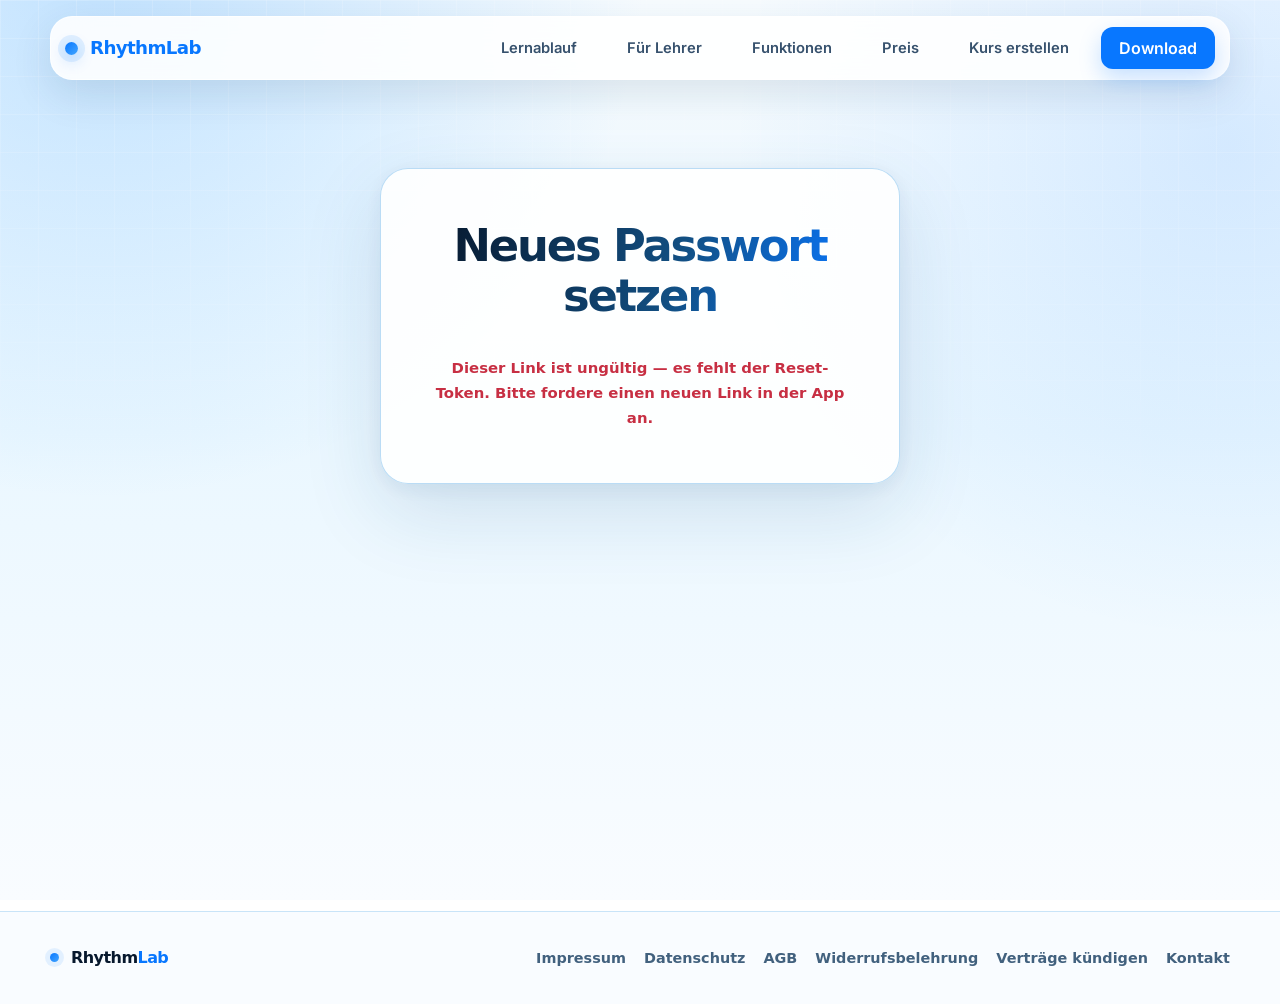
<file: reset-password.html>
<!DOCTYPE html>
<html lang="de">
<head>
<meta charset="UTF-8">
<meta name="viewport" content="width=device-width, initial-scale=1.0">
<title>Passwort zurücksetzen — RhythmLab</title>
<link href="fonts/fonts.css" rel="stylesheet">
<style>

/* RhythmLab Windows 11 unified design — all resources remain local. */
:root{
  --rl-blue:#0877ff;
  --rl-blue-deep:#0565dc;
  --rl-blue-soft:#42a5ff;
  --rl-ink:#07182d;
  --rl-text:#253e59;
  --rl-muted:#60758c;
  --rl-sky:#eaf7ff;
  --rl-card:rgba(255,255,255,.88);
  --rl-card-solid:#fff;
  --rl-line:#cce6f8;
  --rl-line-strong:#b4d9f3;
  --rl-green:#19a971;
  --rl-red:#dd4052;
  --rl-shadow:0 28px 80px rgba(23,82,132,.14),0 5px 20px rgba(23,82,132,.07);
  --rl-shadow-soft:0 16px 46px rgba(23,82,132,.10),0 2px 8px rgba(23,82,132,.05);
  --rl-radius-xl:32px;
  --rl-radius-lg:24px;
  --rl-radius-md:16px;
  --rl-font:"Segoe UI Variable Text","Segoe UI Variable","Segoe UI",system-ui,-apple-system,BlinkMacSystemFont,"Helvetica Neue",Arial,sans-serif;
}

html{scroll-behavior:smooth}
body.rl-secondary{
  min-height:100vh !important;
  margin:0 !important;
  padding:0 !important;
  display:flex !important;
  flex-direction:column !important;
  align-items:stretch !important;
  justify-content:flex-start !important;
  gap:0 !important;
  color:var(--rl-ink) !important;
  font-family:var(--rl-font) !important;
  font-size:16px !important;
  line-height:1.68 !important;
  background:
    radial-gradient(circle at 8% -5%,rgba(66,165,255,.30),transparent 34rem),
    radial-gradient(circle at 96% 16%,rgba(8,119,255,.13),transparent 31rem),
    linear-gradient(180deg,#f7fcff 0%,var(--rl-sky) 48%,#f9fcff 100%) !important;
  background-attachment:fixed !important;
  -webkit-font-smoothing:antialiased;
}
body.rl-secondary::before{
  content:"";
  position:fixed;
  inset:0;
  z-index:-1;
  pointer-events:none;
  opacity:.48;
  background-image:
    linear-gradient(rgba(255,255,255,.38) 1px,transparent 1px),
    linear-gradient(90deg,rgba(255,255,255,.38) 1px,transparent 1px);
  background-size:38px 38px;
  mask-image:linear-gradient(to bottom,#000,transparent 68%);
}
body.rl-secondary *,body.rl-secondary *::before,body.rl-secondary *::after{box-sizing:border-box}
body.rl-secondary .wrap{width:min(1180px,calc(100% - 48px)) !important;margin-inline:auto !important;padding:0 !important}
body.rl-secondary a{color:var(--rl-blue);text-underline-offset:3px;transition:color .18s ease,transform .18s ease,border-color .18s ease,background .18s ease}
body.rl-secondary a:hover{color:var(--rl-blue-deep)}

/* Shared Windows 11 navigation */
body.rl-secondary nav.top.rl-site-nav{
  position:sticky !important;
  inset:0 0 auto !important;
  z-index:100 !important;
  width:100% !important;
  margin:0 !important;
  padding:0 !important;
  border:0 !important;
  border-bottom:1px solid rgba(191,224,247,.90) !important;
  background:rgba(248,253,255,.78) !important;
  backdrop-filter:blur(26px) saturate(145%);
  -webkit-backdrop-filter:blur(26px) saturate(145%);
  box-shadow:0 9px 32px rgba(7,24,45,.055) !important;
}
body.rl-secondary nav.top.rl-site-nav .wrap{
  min-height:78px !important;
  display:flex !important;
  align-items:center !important;
  justify-content:space-between !important;
  gap:28px !important;
}
body.rl-secondary .brand{
  display:inline-flex !important;
  align-items:center !important;
  gap:12px !important;
  margin:0 !important;
  color:var(--rl-ink) !important;
  font-family:var(--rl-font) !important;
  font-size:1.14rem !important;
  font-weight:820 !important;
  letter-spacing:-.035em !important;
  line-height:1 !important;
  text-decoration:none !important;
  white-space:nowrap;
}
body.rl-secondary .brand-accent{color:var(--rl-blue)}
body.rl-secondary .mark{
  display:inline-block !important;
  flex:0 0 auto !important;
  width:13px !important;
  height:13px !important;
  border:0 !important;
  border-radius:50% !important;
  background:linear-gradient(135deg,var(--rl-blue),var(--rl-blue-soft)) !important;
  box-shadow:0 0 0 7px rgba(8,119,255,.10),0 5px 16px rgba(8,119,255,.32) !important;
}
body.rl-secondary nav .navlinks{display:flex;align-items:center;justify-content:center;gap:26px;margin-left:auto}
body.rl-secondary nav .navlinks a{color:#36516d;text-decoration:none;font-size:.92rem;font-weight:720;white-space:nowrap}
body.rl-secondary nav .navlinks a:hover{color:var(--rl-blue)}
body.rl-secondary .back{
  min-height:43px !important;
  margin:0 !important;
  padding:0 18px !important;
  display:inline-flex !important;
  align-items:center !important;
  gap:8px !important;
  border:1px solid var(--rl-line-strong) !important;
  border-radius:999px !important;
  color:var(--rl-ink) !important;
  background:rgba(255,255,255,.82) !important;
  box-shadow:0 7px 20px rgba(20,74,117,.075) !important;
  font-size:.92rem !important;
  font-weight:760 !important;
  line-height:1 !important;
  text-decoration:none !important;
  white-space:nowrap;
}
body.rl-secondary .back:hover{transform:translateY(-1px);border-color:#8fc8f2 !important;background:#fff !important}

/* Main surfaces and improved rhythm */
body.rl-secondary main{
  width:min(1020px,calc(100% - 48px)) !important;
  max-width:none !important;
  margin:58px auto 76px !important;
  padding:clamp(34px,5.5vw,68px) !important;
  border:1px solid rgba(181,218,245,.92) !important;
  border-radius:var(--rl-radius-xl) !important;
  color:var(--rl-ink) !important;
  background:var(--rl-card) !important;
  backdrop-filter:blur(24px) saturate(135%);
  -webkit-backdrop-filter:blur(24px) saturate(135%);
  box-shadow:var(--rl-shadow) !important;
}
body.rl-legal main{width:min(980px,calc(100% - 48px)) !important}
body.rl-legal-short main{width:min(820px,calc(100% - 48px)) !important}
body.rl-admin main{width:min(1080px,calc(100% - 48px)) !important}
body.rl-form-page:not(.rl-legal) main{width:min(840px,calc(100% - 48px)) !important}
body.rl-course-page main{width:min(1000px,calc(100% - 48px)) !important}
body.rl-secondary main>h1:first-child,
body.rl-secondary>div.card>h1{
  margin:0 0 16px !important;
  color:var(--rl-ink) !important;
  font-family:var(--rl-font) !important;
  font-size:clamp(2.25rem,5vw,4.15rem) !important;
  font-weight:830 !important;
  line-height:1.03 !important;
  letter-spacing:-.058em !important;
  background:linear-gradient(105deg,var(--rl-ink) 0%,#124f82 58%,var(--rl-blue) 100%) !important;
  -webkit-background-clip:text !important;
  background-clip:text !important;
  -webkit-text-fill-color:transparent !important;
}
body.rl-form-page main>h1:first-child{font-size:clamp(2.25rem,5vw,3.7rem) !important}
body.rl-secondary h1,body.rl-secondary h2,body.rl-secondary h3{
  color:var(--rl-ink) !important;
  font-family:var(--rl-font) !important;
  font-weight:790 !important;
  letter-spacing:-.038em !important;
  line-height:1.16 !important;
}
body.rl-secondary h2{
  margin:2.65em 0 .72em !important;
  padding-top:.2em !important;
  border-top:0 !important;
  font-size:clamp(1.55rem,3vw,2.25rem) !important;
}
body.rl-secondary main>h2:first-of-type{margin-top:2.15em !important}
body.rl-secondary h3{margin:1.5em 0 .55em !important;font-size:1.22rem !important}
body.rl-secondary p{margin:0 0 1.05em !important;color:var(--rl-text) !important;font-size:1rem !important}
body.rl-secondary p.lead,body.rl-secondary p.sub{max-width:760px;margin:0 0 32px !important;color:var(--rl-muted) !important;font-size:1.08rem !important;line-height:1.65 !important}
body.rl-secondary strong{color:var(--rl-ink) !important}
body.rl-secondary ul,body.rl-secondary ol{margin:0 0 1.25em !important;padding-left:1.35rem !important}
body.rl-secondary li{padding:.18em 0;color:var(--rl-text) !important}
body.rl-secondary hr{margin:36px 0 !important;border:0 !important;border-top:1px solid var(--rl-line) !important}
body.rl-secondary code{padding:.16em .45em;border:1px solid var(--rl-line);border-radius:7px;color:#0753aa;background:#eef8ff;font-family:ui-monospace,SFMono-Regular,Consolas,monospace}
body.rl-secondary dl{display:grid !important;grid-template-columns:minmax(185px,.72fr) minmax(0,1fr) !important;gap:10px 24px !important;margin:18px 0 !important}
body.rl-secondary dt{color:var(--rl-muted) !important;font-weight:690 !important}
body.rl-secondary dd{margin:0 !important;color:var(--rl-ink) !important;font-weight:680 !important}

/* Cards and content modules */
body.rl-secondary .card,
body.rl-secondary .block,
body.rl-secondary .withdraw-card,
body.rl-secondary .confirmation,
body.rl-secondary .form,
body.rl-secondary .key-card,
body.rl-secondary .contract-details,
body.rl-secondary .index,
body.rl-secondary .seal,
body.rl-secondary .item{
  border:1px solid rgba(183,219,245,.96) !important;
  border-radius:var(--rl-radius-lg) !important;
  color:var(--rl-ink) !important;
  background:rgba(255,255,255,.86) !important;
  box-shadow:var(--rl-shadow-soft) !important;
}
body.rl-secondary .card,
body.rl-secondary .block,
body.rl-secondary .withdraw-card,
body.rl-secondary .confirmation,
body.rl-secondary .form,
body.rl-secondary .key-card,
body.rl-secondary .contract-details{
  margin:26px 0 !important;
  padding:clamp(22px,4vw,36px) !important;
}
body.rl-secondary .card h2:first-child,body.rl-secondary .block h2:first-child{margin-top:0 !important;padding-top:0 !important}
body.rl-secondary .confirmation{border-color:rgba(25,169,113,.42) !important;background:linear-gradient(135deg,rgba(237,255,247,.96),rgba(255,255,255,.93)) !important}
body.rl-secondary .index{margin:30px 0 42px !important;padding:24px 28px !important}
body.rl-secondary .index-link{display:block;padding:8px 0 !important;color:#244968 !important;text-decoration:none !important;font-weight:690 !important}
body.rl-secondary .index-link:hover{color:var(--rl-blue) !important;transform:translateX(3px)}
body.rl-secondary .glossary dt{color:var(--rl-ink) !important;font-weight:800 !important}
body.rl-secondary .seal{margin-top:44px !important;padding:24px 28px !important}
body.rl-secondary .hint{
  margin:18px 0 !important;
  padding:16px 18px !important;
  border:0 !important;
  border-left:4px solid var(--rl-blue) !important;
  border-radius:0 var(--rl-radius-md) var(--rl-radius-md) 0 !important;
  color:var(--rl-muted) !important;
  background:#eff8ff !important;
}

/* Forms */
body.rl-secondary form{margin-top:20px}
body.rl-secondary .field{display:grid !important;gap:9px !important;margin:0 0 20px !important}
body.rl-secondary label{display:block !important;margin:0 !important;color:var(--rl-ink) !important;font-size:.94rem !important;font-weight:730 !important}
body.rl-secondary input:not([type="checkbox"]):not([type="radio"]),
body.rl-secondary textarea,
body.rl-secondary select{
  width:100% !important;
  min-width:0 !important;
  min-height:50px !important;
  margin:0 !important;
  padding:13px 15px !important;
  border:1px solid var(--rl-line-strong) !important;
  border-radius:14px !important;
  outline:0 !important;
  color:var(--rl-ink) !important;
  background:rgba(255,255,255,.94) !important;
  box-shadow:inset 0 1px 2px rgba(7,24,45,.035) !important;
  font:inherit !important;
  transition:border-color .18s ease,box-shadow .18s ease,transform .18s ease !important;
}
body.rl-secondary textarea{min-height:126px !important;resize:vertical !important}
body.rl-secondary input:focus,body.rl-secondary textarea:focus,body.rl-secondary select:focus{border-color:var(--rl-blue) !important;box-shadow:0 0 0 4px rgba(8,119,255,.13) !important}
body.rl-secondary input[type="checkbox"],body.rl-secondary input[type="radio"]{accent-color:var(--rl-blue)}
body.rl-secondary button,
body.rl-secondary .btn,
body.rl-secondary .action,
body.rl-secondary .add-lesson{
  width:auto !important;
  min-height:48px !important;
  margin:0 !important;
  padding:12px 21px !important;
  display:inline-flex !important;
  align-items:center !important;
  justify-content:center !important;
  gap:8px !important;
  border:1px solid transparent !important;
  border-radius:999px !important;
  color:#fff !important;
  background:linear-gradient(135deg,var(--rl-blue),var(--rl-blue-deep)) !important;
  box-shadow:0 11px 26px rgba(8,119,255,.23) !important;
  font:750 .98rem/1 var(--rl-font) !important;
  text-decoration:none !important;
  cursor:pointer !important;
  transition:transform .18s ease,box-shadow .18s ease,filter .18s ease !important;
}
body.rl-secondary button:hover,body.rl-secondary .btn:hover,body.rl-secondary .action:hover,body.rl-secondary .add-lesson:hover{transform:translateY(-2px);filter:saturate(1.08);box-shadow:0 16px 32px rgba(8,119,255,.28) !important}
body.rl-secondary button:disabled{opacity:.55 !important;cursor:not-allowed !important;transform:none !important}
body.rl-secondary button.secondary,body.rl-secondary .secondary{
  color:var(--rl-ink) !important;
  border-color:var(--rl-line-strong) !important;
  background:rgba(255,255,255,.94) !important;
  box-shadow:0 8px 20px rgba(24,81,126,.08) !important;
}
body.rl-secondary button.danger,body.rl-secondary .danger{color:#fff !important;background:linear-gradient(135deg,#ef5363,#cf3044) !important;box-shadow:0 11px 26px rgba(207,48,68,.21) !important}
body.rl-secondary .small{min-height:39px !important;padding:9px 15px !important;font-size:.88rem !important}
body.rl-secondary .form-status,body.rl-secondary .status,body.rl-secondary .status-line,body.rl-secondary .result{min-height:1.5em;margin:16px 0 0 !important;color:var(--rl-muted) !important;font-size:.93rem !important;font-weight:700 !important}
body.rl-secondary .ok{color:#0d8c5b !important}body.rl-secondary .err,body.rl-secondary .error{color:#c72f43 !important}

/* Cancellation / withdrawal */
body.rl-secondary .step-indicator{display:flex !important;gap:11px !important;flex-wrap:wrap !important;margin:30px 0 !important;font-family:var(--rl-font) !important}
body.rl-secondary .step-indicator span{padding:10px 16px !important;border:1px solid var(--rl-line) !important;border-radius:999px !important;color:var(--rl-muted) !important;background:rgba(255,255,255,.72) !important;font-size:.9rem !important;font-weight:720 !important}
body.rl-secondary .step-indicator .active{color:#fff !important;border-color:transparent !important;background:linear-gradient(135deg,var(--rl-blue),var(--rl-blue-soft)) !important;box-shadow:0 9px 22px rgba(8,119,255,.22) !important}
body.rl-secondary .card button:not(.small),body.rl-secondary .withdraw-card button:not(.small){margin-top:4px !important}
body.rl-secondary .card button+button,body.rl-secondary .withdraw-card button+button{margin-left:10px !important}
body.rl-secondary .line{display:inline-block;min-width:180px;border-bottom:1px solid #7d93aa}

/* Course builder */
body.rl-course-page .block{margin-top:30px !important}
body.rl-secondary .lesson-card{
  position:relative !important;
  margin:20px 0 !important;
  padding:26px !important;
  border:1px solid #c5e1f6 !important;
  border-radius:22px !important;
  background:linear-gradient(145deg,rgba(255,255,255,.96),rgba(238,248,255,.91)) !important;
  box-shadow:0 12px 34px rgba(24,81,126,.09) !important;
}
body.rl-secondary .lesson-card h3{margin-top:0 !important}
body.rl-secondary .lesson-card .remove-lesson{background:linear-gradient(135deg,#ef5363,#cf3044) !important}
body.rl-secondary .footer-actions{display:flex !important;align-items:center !important;gap:16px !important;flex-wrap:wrap !important;margin-top:32px !important}

/* Admin */
body.rl-admin .key-card{display:grid !important;grid-template-columns:minmax(220px,1fr) auto auto !important;align-items:center !important;gap:16px !important}
body.rl-admin .key-card label{display:flex !important;align-items:center !important;gap:8px !important;white-space:nowrap !important}
body.rl-admin #list{display:grid !important;gap:18px !important;margin-top:24px !important}
body.rl-admin .item{margin:0 !important;padding:24px !important}
body.rl-admin .top-row{display:flex !important;justify-content:space-between !important;gap:18px !important;align-items:flex-start !important;margin:0 0 12px !important}
body.rl-admin .name{color:var(--rl-ink) !important;font-size:1.02rem !important;font-weight:800 !important}
body.rl-admin .email,body.rl-admin .date{color:var(--rl-muted) !important}
body.rl-admin .meta,body.rl-admin .message{margin:13px 0 !important;padding:14px 16px !important;border-radius:14px !important;color:#34516d !important;background:#eff8ff !important}
body.rl-admin .actions{display:flex !important;gap:11px !important;align-items:center !important;flex-wrap:wrap !important;margin-top:17px !important}
body.rl-admin .badge{padding:5px 10px !important;border-radius:999px !important;color:#a65d00 !important;background:#fff2d9 !important;font-weight:800 !important}
body.rl-admin .empty{padding:34px !important;border:1px dashed #9eccec !important;border-radius:20px !important;text-align:center !important;color:var(--rl-muted) !important;background:rgba(255,255,255,.72) !important}

/* Compact success/cancel/password pages */
body.rl-compact>div.card{
  width:min(650px,calc(100% - 48px)) !important;
  max-width:none !important;
  margin:72px auto 42px !important;
  padding:clamp(34px,6vw,58px) !important;
  text-align:center !important;
}
body.rl-compact>div.card h1{font-size:clamp(2.15rem,5vw,3.45rem) !important}
body.rl-compact>div.card p{max-width:510px;margin-left:auto !important;margin-right:auto !important}
body.rl-compact>div.card .field{text-align:left !important}
body.rl-compact>div.card .icon,body.rl-compact>div.card .check{
  width:70px !important;
  height:70px !important;
  margin:0 auto 24px !important;
  display:grid !important;
  place-items:center !important;
  border-radius:22px !important;
  color:var(--rl-blue) !important;
  background:linear-gradient(135deg,#eef9ff,#d6eeff) !important;
  box-shadow:0 12px 28px rgba(8,119,255,.14) !important;
  font-size:2rem !important;
}
body.rl-compact>div.card .check{color:var(--rl-green) !important;background:linear-gradient(135deg,#ecfff6,#d9f8eb) !important}
body.rl-compact>div.card button{width:100% !important;margin-top:4px !important}

/* Shared footer */
body.rl-secondary footer.rl-site-footer{
  width:100% !important;
  max-width:none !important;
  margin:auto 0 0 !important;
  padding:34px 0 !important;
  display:block !important;
  border:0 !important;
  border-top:1px solid rgba(191,224,247,.82) !important;
  color:#637a92 !important;
  background:rgba(248,252,255,.76) !important;
  backdrop-filter:blur(18px);
  -webkit-backdrop-filter:blur(18px);
  text-align:left !important;
}
body.rl-secondary footer .wrap{display:flex !important;align-items:center !important;justify-content:space-between !important;gap:24px !important;flex-wrap:wrap !important}
body.rl-secondary footer .footer-brand{font-size:1rem !important}
body.rl-secondary footer .mark{width:9px !important;height:9px !important;box-shadow:0 0 0 5px rgba(8,119,255,.09) !important}
body.rl-secondary footer .legal{display:flex !important;align-items:center !important;justify-content:flex-end !important;gap:18px !important;flex-wrap:wrap !important}
body.rl-secondary footer a{color:#42617e !important;font-size:.9rem !important;font-weight:680 !important;text-decoration:none !important}
body.rl-secondary footer a:hover{color:var(--rl-blue) !important}

/* Reference index refinements: more consistent spacing and cards. */
body.rl-index{font-family:var(--rl-font)}
body.rl-index .nav{padding-left:clamp(20px,4vw,58px) !important;padding-right:clamp(20px,4vw,58px) !important;min-height:78px !important;gap:24px !important}
body.rl-index .nav .navlinks{gap:clamp(16px,2vw,30px) !important}
body.rl-index .hero{padding-top:110px !important;padding-bottom:92px !important}
body.rl-index section:not(.hero){padding-top:clamp(88px,9vw,132px) !important;padding-bottom:clamp(88px,9vw,132px) !important}
body.rl-index section+section{border-top-color:rgba(204,230,248,.58) !important}
body.rl-index .section-head{margin-bottom:clamp(36px,5vw,56px) !important}
body.rl-index .section-head .sub{max-width:680px !important;line-height:1.65 !important}
body.rl-index .feature-card,body.rl-index .flow-card,body.rl-index .teacher-card,body.rl-index .price-card{border-radius:26px !important;box-shadow:var(--rl-shadow-soft) !important}
body.rl-index .functional-download{position:relative;overflow:hidden}
body.rl-index .functional-download::before{content:"";position:absolute;inset:auto -12% -35% 45%;height:430px;border-radius:50%;background:radial-gradient(circle,rgba(66,165,255,.22),transparent 66%);pointer-events:none}
body.rl-index .functional-download .download-shell{position:relative;display:grid;grid-template-columns:minmax(0,1.15fr) minmax(260px,.85fr);gap:28px;align-items:stretch;margin-top:38px}
body.rl-index .functional-download .download-card,body.rl-index .functional-download .link-card{padding:34px;border:1px solid #c9e5f8;border-radius:28px;background:rgba(255,255,255,.90);box-shadow:0 22px 60px rgba(24,81,126,.12)}
body.rl-index .functional-download .download-card{display:flex;flex-direction:column;align-items:flex-start;justify-content:center;min-height:260px}
body.rl-index .functional-download .download-card .os-pill{display:inline-flex;padding:8px 13px;border-radius:999px;color:#0862c6;background:#e5f3ff;font-weight:800}
body.rl-index .functional-download .download-card h3{margin:20px 0 10px;font-size:2rem}
body.rl-index .functional-download .download-card p{margin:0 0 24px;color:#5e718a;line-height:1.65}
body.rl-index .functional-download .link-card{display:grid;align-content:center;gap:14px}
body.rl-index .functional-download .link-card a{display:flex;justify-content:space-between;gap:15px;padding:17px 18px;border:1px solid #d2e9fa;border-radius:16px;background:#f7fbff;color:#163d63;text-decoration:none;font-weight:800}
body.rl-index .functional-download .link-card a:hover{border-color:#91cafa;transform:translateY(-1px)}
body.rl-index footer .legal{display:flex;gap:16px;align-items:center;flex-wrap:wrap}
body.rl-index footer .legal a{color:#d9ecff;text-decoration:none;font-size:.92rem}
body.rl-index footer .legal a:hover{color:#fff}

@media (max-width:960px){
  body.rl-secondary nav .navlinks{display:none}
  body.rl-index .nav .navlinks{display:none !important}
}
@media (max-width:760px){
  body.rl-secondary .wrap,body.rl-secondary main{width:min(100% - 24px,1020px) !important}
  body.rl-secondary nav.top.rl-site-nav .wrap{min-height:68px !important;gap:14px !important}
  body.rl-secondary .back{min-height:40px !important;padding:0 13px !important;font-size:.86rem !important}
  body.rl-secondary main{margin:28px auto 48px !important;padding:30px 21px !important;border-radius:24px !important}
  body.rl-secondary main>h1:first-child{font-size:clamp(2rem,10vw,3.15rem) !important}
  body.rl-secondary h2{margin-top:2.2em !important}
  body.rl-secondary dl{grid-template-columns:1fr !important;gap:3px 0 !important}
  body.rl-secondary dd{margin-bottom:12px !important}
  body.rl-secondary .key-card{grid-template-columns:1fr !important}
  body.rl-admin .top-row{display:block !important}
  body.rl-secondary .card button+button,body.rl-secondary .withdraw-card button+button{margin:10px 0 0 !important}
  body.rl-secondary .card button,body.rl-secondary .withdraw-card button{width:100% !important}
  body.rl-compact>div.card{width:min(100% - 24px,650px) !important;margin:28px auto 30px !important;padding:32px 22px !important}
  body.rl-secondary footer .wrap{align-items:flex-start !important;flex-direction:column !important}
  body.rl-secondary footer .legal{justify-content:flex-start !important;gap:13px 17px !important}
  body.rl-index .nav{min-height:68px !important}
  body.rl-index .nav .actions .btn-secondary{display:none !important}
  body.rl-index .hero{padding-top:86px !important;padding-bottom:68px !important}
  body.rl-index section:not(.hero){padding-top:76px !important;padding-bottom:76px !important}
  body.rl-index .functional-download .download-shell{grid-template-columns:1fr}
  body.rl-index .functional-download .download-card,body.rl-index .functional-download .link-card{padding:25px;border-radius:22px}
}
@media (prefers-reduced-motion:reduce){html{scroll-behavior:auto}*,*::before,*::after{animation-duration:.01ms!important;animation-iteration-count:1!important;transition-duration:.01ms!important}}
@media print{
  body.rl-secondary{display:block !important;background:#fff !important}
  body.rl-secondary::before,body.rl-secondary nav.top,body.rl-secondary footer{display:none !important}
  body.rl-secondary main{width:100% !important;margin:0 !important;padding:0 !important;border:0 !important;box-shadow:none !important;background:#fff !important}
}


/* Seitenspezifische Korrektur für die AGB-Seite */
body.rl-win11.rl-secondary.rl-legal main > h1:first-child {
  line-height: 1.10 !important;
  padding-bottom: 0.10em !important;
  overflow: visible !important;
}
body.rl-win11.rl-secondary.rl-legal main > h1:first-child + p {
  margin-top: 0.15rem !important;
}


/* Einheitliche RhythmLab-Hauptnavigation wie auf der Startseite */
body.rl-win11 {
  padding-top: 0;
}

nav.nav {
  position: fixed;
  z-index: 1000;
  top: 16px;
  left: 50%;
  transform: translateX(-50%);
  width: min(1180px, calc(100% - 30px));
  min-height: 64px;
  display: grid;
  grid-template-columns: auto minmax(0, 1fr) auto;
  align-items: center;
  column-gap: 20px;
  padding: 10px 14px;
  border: 1px solid rgba(255,255,255,.72);
  border-radius: 22px;
  background: rgba(255,255,255,.88);
  backdrop-filter: blur(18px);
  -webkit-backdrop-filter: blur(18px);
  box-shadow: 0 14px 40px rgba(13,57,93,.12);
  font-family: "Inter", ui-sans-serif, system-ui, -apple-system,
    BlinkMacSystemFont, "Segoe UI", sans-serif;
}

nav.nav a {
  text-decoration: none !important;
}

nav.nav .brand {
  display: inline-flex;
  align-items: center;
  min-height: 42px;
  padding: 0 4px;
  border-radius: 11px;
  color: #07182d;
  font-size: 1.22rem;
  font-weight: 900;
  letter-spacing: -.04em;
  line-height: 1;
  white-space: nowrap;
}

nav.nav .brand span {
  color: #0877ff;
}

nav.nav .navlinks {
  display: flex;
  align-items: center;
  justify-content: flex-end;
  gap: 3px;
  min-width: 0;
  height: 42px;
  margin: 0;
}

nav.nav .navlinks > a {
  position: relative;
  display: inline-flex;
  align-items: center;
  justify-content: center;
  height: 42px;
  padding: 0 12px;
  border-radius: 11px;
  color: #3d536c;
  font-size: .92rem;
  font-weight: 800;
  line-height: 1;
  white-space: nowrap;
  transition:
    color .2s ease,
    background-color .2s ease,
    transform .2s ease;
}

nav.nav .navlinks > a:hover {
  color: #0877ff;
  background: #eef7ff;
}

nav.nav .nav-actions {
  display: flex;
  align-items: center;
  justify-content: flex-end;
  min-height: 42px;
}

nav.nav .nav-download {
  display: inline-flex;
  align-items: center;
  justify-content: center;
  min-width: 112px;
  height: 42px;
  padding: 0 18px;
  border-radius: 12px;
  background: #0877ff;
  color: #fff;
  font-weight: 900;
  line-height: 1;
  white-space: nowrap;
  box-shadow: 0 9px 22px rgba(8,119,255,.22);
  transition:
    background-color .2s ease,
    transform .2s ease,
    box-shadow .2s ease;
}

nav.nav .nav-download:hover {
  background: #006be8;
  transform: translateY(-1px);
}

nav.nav .nav-current {
  display: none;
  min-width: 0;
  overflow: hidden;
  color: #4f6580;
  font-size: .86rem;
  font-weight: 800;
  text-align: center;
  text-overflow: ellipsis;
  white-space: nowrap;
}

/* Genügend Abstand für die schwebende Navigation */
body.rl-win11.rl-secondary:not(.rl-status-page) main {
  padding-top: 132px !important;
}

body.rl-win11.rl-status-page {
  padding-top: 104px !important;
}

@media (max-width: 1080px) {
  nav.nav {
    column-gap: 12px;
  }

  nav.nav .navlinks > a {
    padding: 0 9px;
    font-size: .86rem;
  }
}

@media (max-width: 900px) {
  nav.nav {
    grid-template-columns: auto minmax(0, 1fr) auto;
  }

  nav.nav .navlinks {
    display: none !important;
  }

  nav.nav .nav-current {
    display: block;
  }
}

@media (max-width: 480px) {
  nav.nav {
    top: 8px;
    width: calc(100% - 16px);
    column-gap: 8px;
    padding: 8px 10px;
  }

  nav.nav .brand {
    font-size: 1.05rem;
  }

  nav.nav .nav-current {
    font-size: .78rem;
  }

  nav.nav .nav-download {
    min-width: 96px;
    height: 40px;
    padding: 0 13px;
    font-size: .88rem;
  }

  body.rl-win11.rl-secondary:not(.rl-status-page) main {
    padding-top: 112px !important;
  }

  body.rl-win11.rl-status-page {
    padding-top: 88px !important;
  }
}





/* RhythmLab-Logo exakt wie in der Referenzdatei */
nav.nav > .brand,
nav.top.rl-site-nav .brand {
  display: inline-flex !important;
  align-items: center !important;
  gap: 12px !important;
  margin: 0 !important;
  padding: 0 !important;
  color: var(--rl-ink, #07182d) !important;
  font-family: var(
    --rl-font,
    "Segoe UI Variable Text",
    "Segoe UI Variable",
    "Segoe UI",
    system-ui,
    -apple-system,
    BlinkMacSystemFont,
    "Helvetica Neue",
    Arial,
    sans-serif
  ) !important;
  font-size: 1.14rem !important;
  font-weight: 820 !important;
  letter-spacing: -.035em !important;
  line-height: 1 !important;
  text-decoration: none !important;
  white-space: nowrap !important;
  border: 0 !important;
  border-radius: 0 !important;
  background: transparent !important;
  box-shadow: none !important;
  transform: none !important;
}

nav.nav > .brand:hover,
nav.nav > .brand:focus-visible,
nav.top.rl-site-nav .brand:hover,
nav.top.rl-site-nav .brand:focus-visible {
  color: var(--rl-ink, #07182d) !important;
  background: transparent !important;
  transform: none !important;
}

nav.nav > .brand .brand-accent,
nav.top.rl-site-nav .brand .brand-accent {
  color: var(--rl-blue, #0877ff) !important;
}

nav.nav > .brand .mark,
nav.top.rl-site-nav .brand .mark {
  display: inline-block !important;
  flex: 0 0 auto !important;
  width: 13px !important;
  height: 13px !important;
  border: 0 !important;
  border-radius: 50% !important;
  background: linear-gradient(
    135deg,
    var(--rl-blue, #0877ff),
    var(--rl-blue-soft, #42a5ff)
  ) !important;
  box-shadow:
    0 0 0 7px rgba(8,119,255,.10),
    0 5px 16px rgba(8,119,255,.32) !important;
}

@media (max-width: 480px) {
  nav.nav > .brand,
  nav.top.rl-site-nav .brand {
    gap: 10px !important;
    font-size: 1.05rem !important;
  }

  nav.nav > .brand .mark,
  nav.top.rl-site-nav .brand .mark {
    width: 11px !important;
    height: 11px !important;
    box-shadow:
      0 0 0 5px rgba(8,119,255,.10),
      0 4px 13px rgba(8,119,255,.28) !important;
  }
}



/* Seitenspezifische Korrekturen für Passwort zurücksetzen */
body.rl-win11.rl-compact.rl-form-page {
  min-height: 100vh !important;
  padding-top: 104px !important;
  display: flex !important;
  flex-direction: column !important;
  align-items: stretch !important;
  justify-content: flex-start !important;
  gap: 0 !important;
}

body.rl-win11.rl-compact.rl-form-page > .card {
  width: min(520px, calc(100% - 32px)) !important;
  margin: 64px auto 46px !important;
  padding: clamp(34px, 6vw, 52px) !important;
  border: 1px solid rgba(181,218,245,.92) !important;
  border-radius: 28px !important;
  background: rgba(255,255,255,.90) !important;
  box-shadow: var(--rl-shadow) !important;
  text-align: left !important;
}

body.rl-win11.rl-compact.rl-form-page > .card h1 {
  margin: 0 0 12px !important;
  padding-bottom: .10em !important;
  overflow: visible !important;
  color: var(--rl-ink) !important;
  font-family: var(--rl-font) !important;
  font-size: clamp(2rem, 5vw, 2.8rem) !important;
  font-weight: 830 !important;
  line-height: 1.12 !important;
  letter-spacing: -.048em !important;
  text-align: center !important;
  background: linear-gradient(
    105deg,
    var(--rl-ink) 0%,
    #124f82 58%,
    var(--rl-blue) 100%
  ) !important;
  -webkit-background-clip: text !important;
  background-clip: text !important;
  -webkit-text-fill-color: transparent !important;
}

body.rl-win11.rl-compact.rl-form-page > .card p.sub {
  max-width: 390px;
  margin: 0 auto 30px !important;
  color: var(--rl-muted) !important;
  font-size: 1rem !important;
  line-height: 1.6 !important;
  text-align: center !important;
}

body.rl-win11.rl-compact.rl-form-page .field {
  margin-bottom: 20px !important;
}

body.rl-win11.rl-compact.rl-form-page label {
  margin-bottom: 8px !important;
}

body.rl-win11.rl-compact.rl-form-page input[type="password"] {
  min-height: 52px !important;
}

body.rl-win11.rl-compact.rl-form-page #submit-btn {
  width: 100% !important;
  margin-top: 8px !important;
}

body.rl-win11.rl-compact.rl-form-page .status {
  min-height: 1.5em;
  margin-top: 18px !important;
  text-align: center !important;
}

body.rl-win11.rl-compact.rl-form-page footer.rl-site-footer {
  margin-top: auto !important;
}

/* Genügend Abstand für die schwebende Navigation */
body.rl-win11.rl-compact.rl-form-page nav.nav {
  position: fixed !important;
}

@media (max-width: 580px) {
  body.rl-win11.rl-compact.rl-form-page {
    padding-top: 88px !important;
  }

  body.rl-win11.rl-compact.rl-form-page > .card {
    width: calc(100% - 20px) !important;
    margin: 34px auto 30px !important;
    padding: 30px 22px !important;
    border-radius: 24px !important;
  }
}

</style>
</head>
<body class="rl-win11 rl-secondary rl-compact rl-form-page">
<nav class="nav" aria-label="Hauptnavigation">
  <a class="brand" href="index.html" aria-label="RhythmLab Startseite">
    <span class="mark" aria-hidden="true"></span>
    <span>Rhythm<span class="brand-accent">Lab</span></span>
  </a>
  <span class="nav-current" aria-live="polite">Passwort zurücksetzen</span>
  <div class="navlinks">
    <a href="index.html#ablauf">Lernablauf</a>
    <a href="index.html#lehrer">Für Lehrer</a>
    <a href="index.html#loesung">Funktionen</a>
    <a href="index.html#preis">Preis</a>
    <a href="kurs-erstellen.html">Kurs erstellen</a>
  </div>
  <div class="nav-actions">
    <a class="nav-download" href="index.html#download">Download</a>
  </div>
</nav>

  <div class="card">
    <h1>Neues Passwort setzen</h1>
    <p class="sub" id="sub-text">Bitte gib dein neues Passwort ein.</p>

    <form id="reset-form">
      <div class="field">
        <label for="pw1">Neues Passwort</label>
        <input type="password" id="pw1" minlength="8" required>
      </div>
      <div class="field">
        <label for="pw2">Passwort bestätigen</label>
        <input type="password" id="pw2" minlength="8" required>
      </div>
      <button type="submit" id="submit-btn">Passwort speichern</button>
    </form>

    <div class="status" id="status"></div>
  </div>
<footer class="rl-site-footer">
  <div class="wrap">
    <a class="brand footer-brand" href="index.html" aria-label="RhythmLab Startseite">
      <span class="mark" aria-hidden="true"></span>
      <span>Rhythm<span class="brand-accent">Lab</span></span>
    </a>
    <div class="legal">
      <a href="impressum.html">Impressum</a>
      <a href="datenschutz.html">Datenschutz</a>
      <a href="agb.html">AGB</a>
      <a href="widerruf.html">Widerrufsbelehrung</a>
      <a href="kuendigen.html">Verträge kündigen</a>
      <a href="mailto:info@drumtiming.com">Kontakt</a>
    </div>
  </div>
</footer>
<script>
  // Bei einer echten Domain anpassen (dieselbe Basis-URL wie
  // config.API_BASE_URL im Backend).
  const _isLocal = ["localhost", "127.0.0.1", ""].includes(location.hostname);
  const API_BASE_URL = _isLocal
  ? "http://127.0.0.1:8000"
  : "https://api.drumtiming.com";

  const params = new URLSearchParams(window.location.search);
  const token = params.get("token");

  const form = document.getElementById("reset-form");
  const statusEl = document.getElementById("status");
  const submitBtn = document.getElementById("submit-btn");
  const subText = document.getElementById("sub-text");

  if(!token){
    form.style.display = "none";
    subText.textContent = "";
    statusEl.textContent = "Dieser Link ist ungültig — es fehlt der Reset-Token. Bitte fordere einen neuen Link in der App an.";
    statusEl.className = "status err";
  }

  form.addEventListener("submit", async (e) => {
    e.preventDefault();
    statusEl.textContent = "";
    statusEl.className = "status";

    const pw1 = document.getElementById("pw1").value;
    const pw2 = document.getElementById("pw2").value;

    if(pw1 !== pw2){
      statusEl.textContent = "Die Passwörter stimmen nicht überein.";
      statusEl.className = "status err";
      return;
    }
    if(pw1.length < 8){
      statusEl.textContent = "Das Passwort muss mindestens 8 Zeichen lang sein.";
      statusEl.className = "status err";
      return;
    }

    submitBtn.disabled = true;

    try {
      const res = await fetch(`${API_BASE_URL}/auth/reset-password`, {
        method: "POST",
        headers: { "Content-Type": "application/json" },
        body: JSON.stringify({ token, new_password: pw1 })
      });

      if(res.status === 204){
        form.style.display = "none";
        statusEl.textContent = "Dein Passwort wurde geändert. Du kannst dich jetzt in der App neu einloggen.";
        statusEl.className = "status ok";
      } else {
        let msg = "Der Link ist ungültig oder abgelaufen. Bitte fordere einen neuen an.";
        try {
          const data = await res.json();
          if(data.detail) msg = data.detail;
        } catch(_) {}
        statusEl.textContent = msg;
        statusEl.className = "status err";
        submitBtn.disabled = false;
      }
    } catch(err){
      statusEl.textContent = "Netzwerkfehler — bitte später erneut versuchen.";
      statusEl.className = "status err";
      submitBtn.disabled = false;
    }
  });
</script>
</body>
</html>
</file>
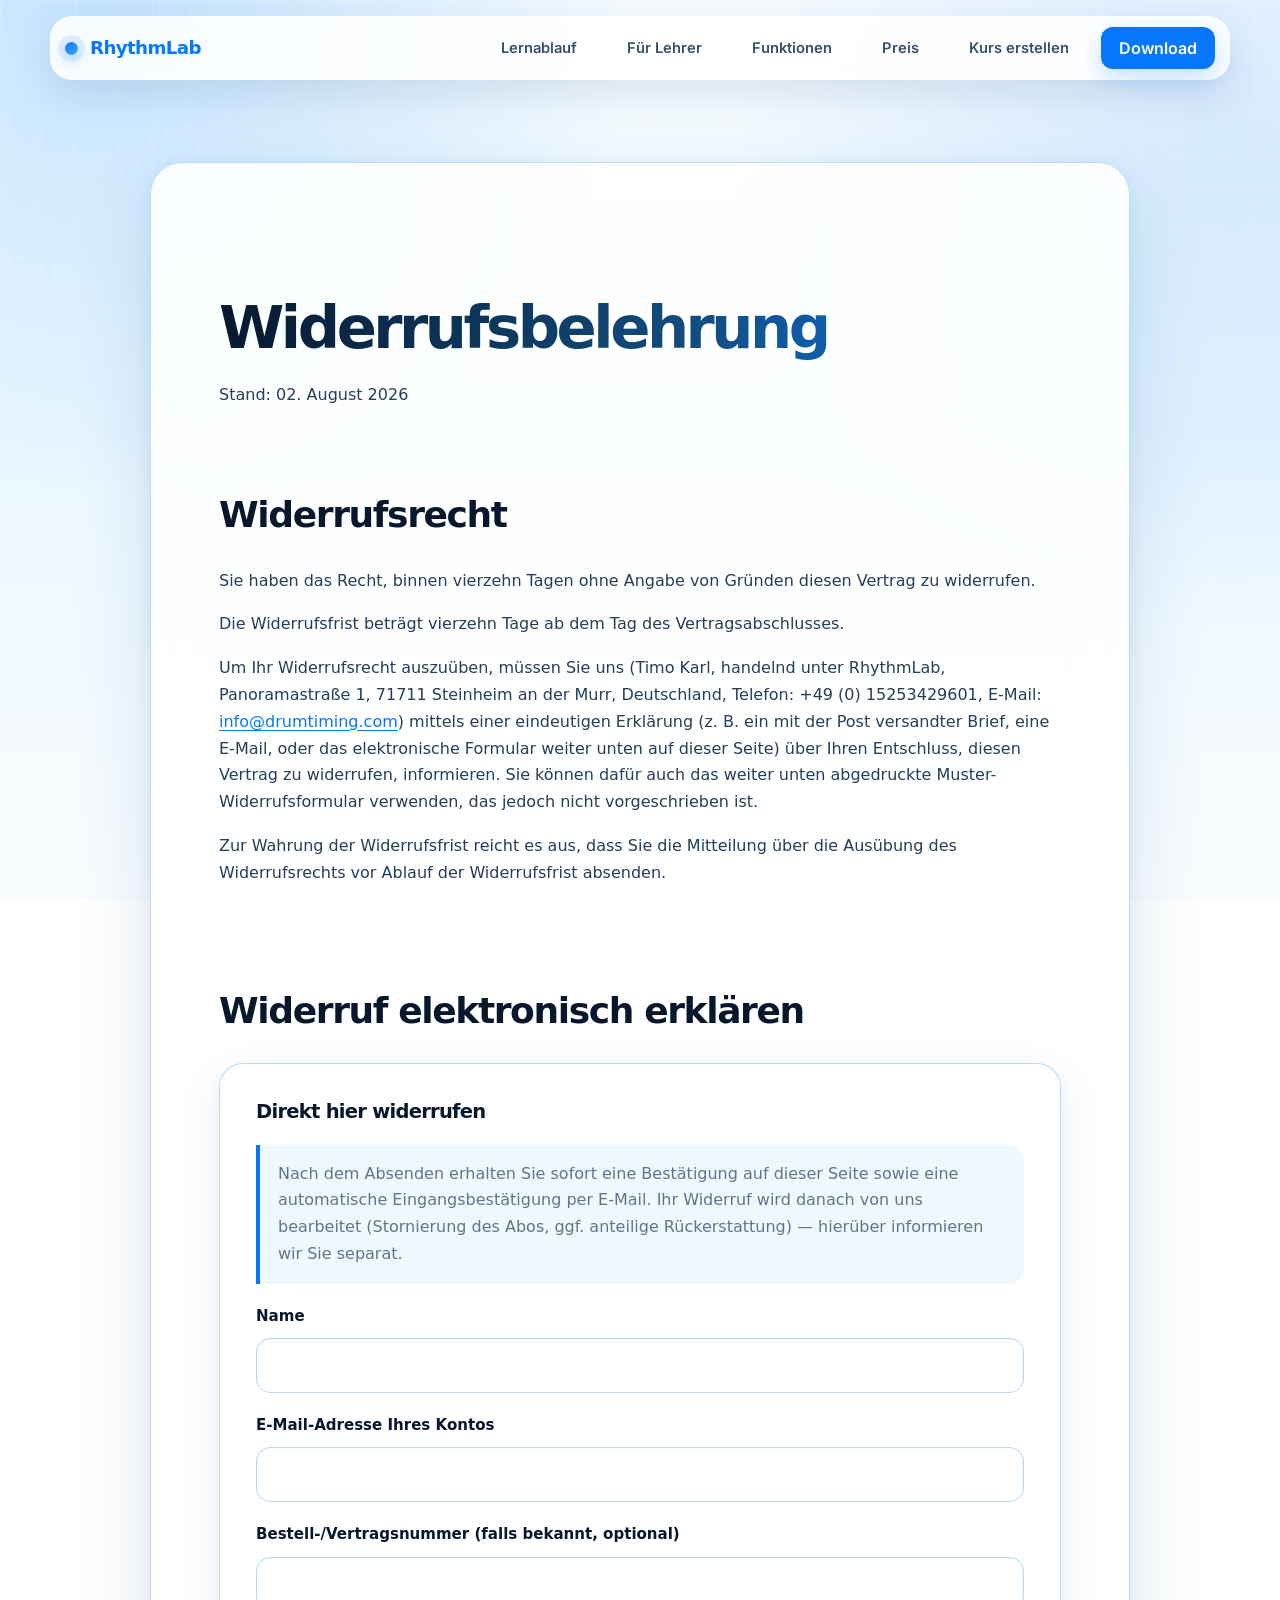
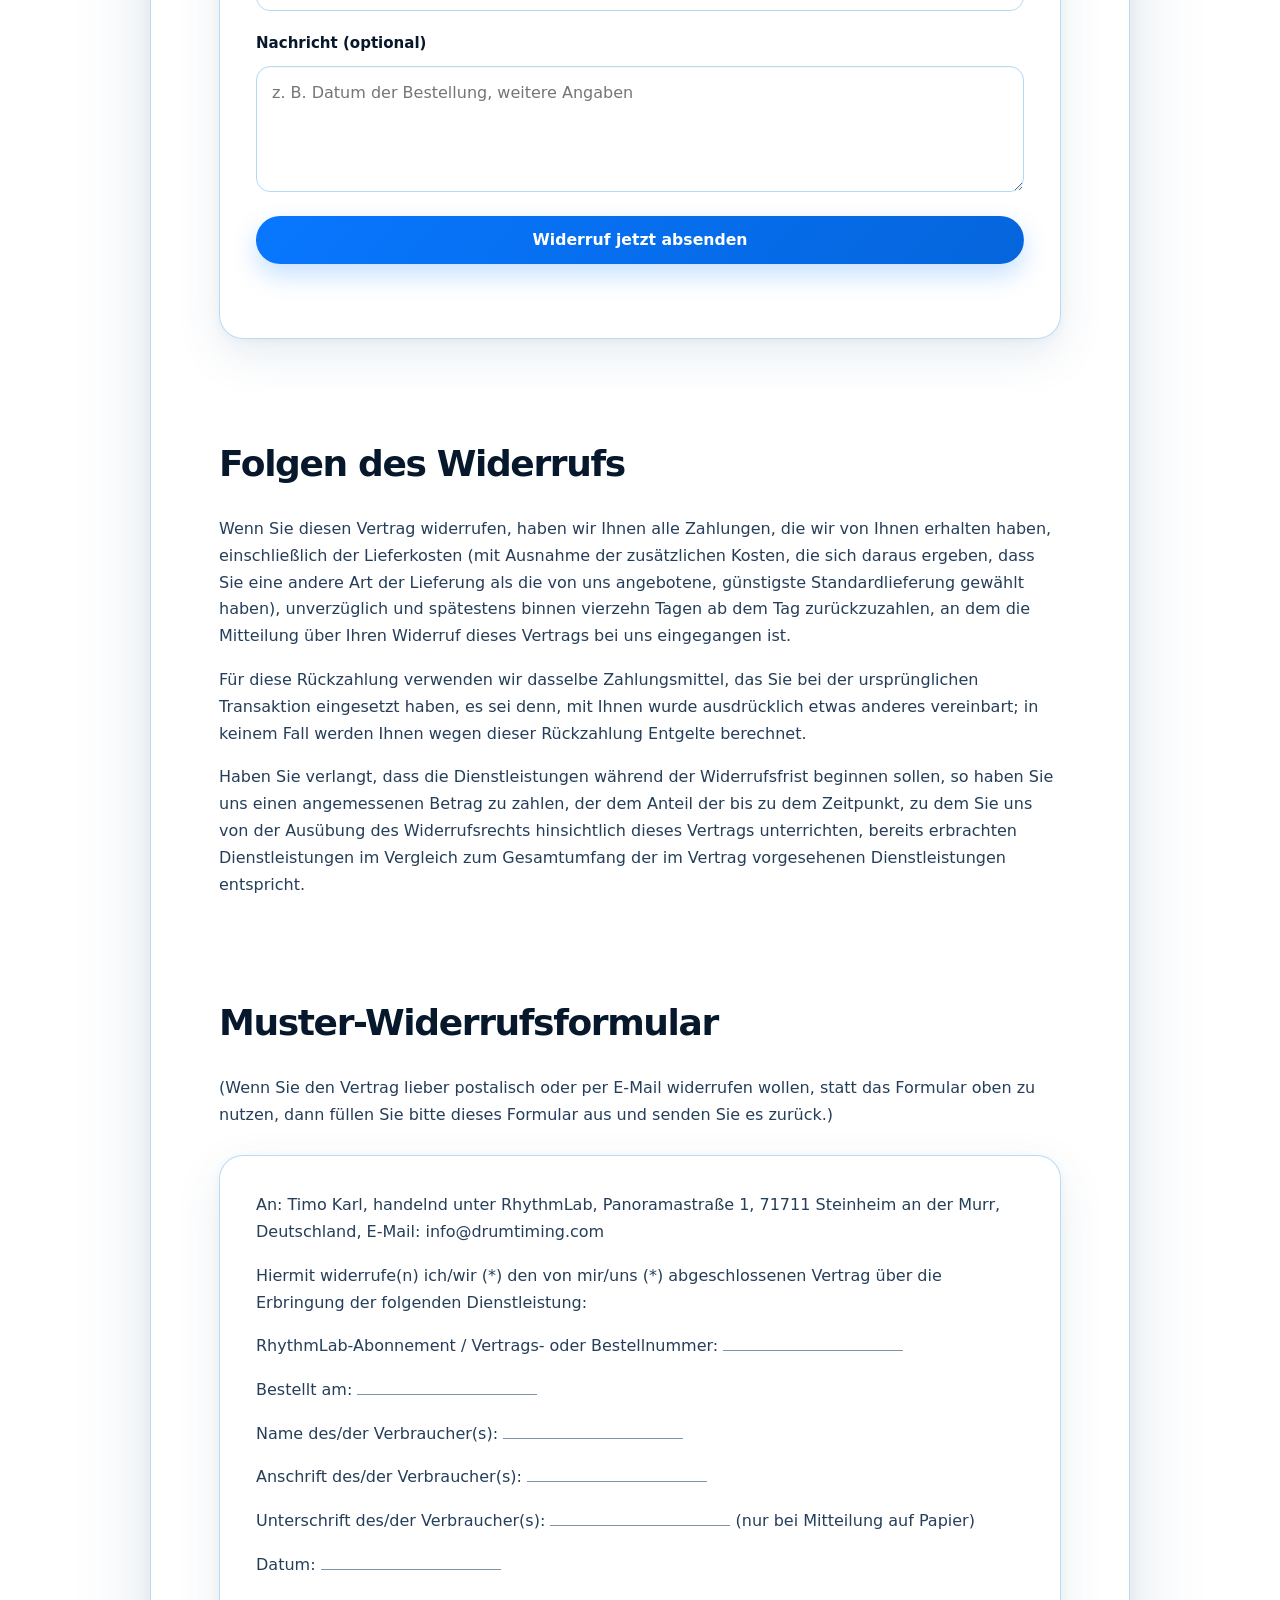
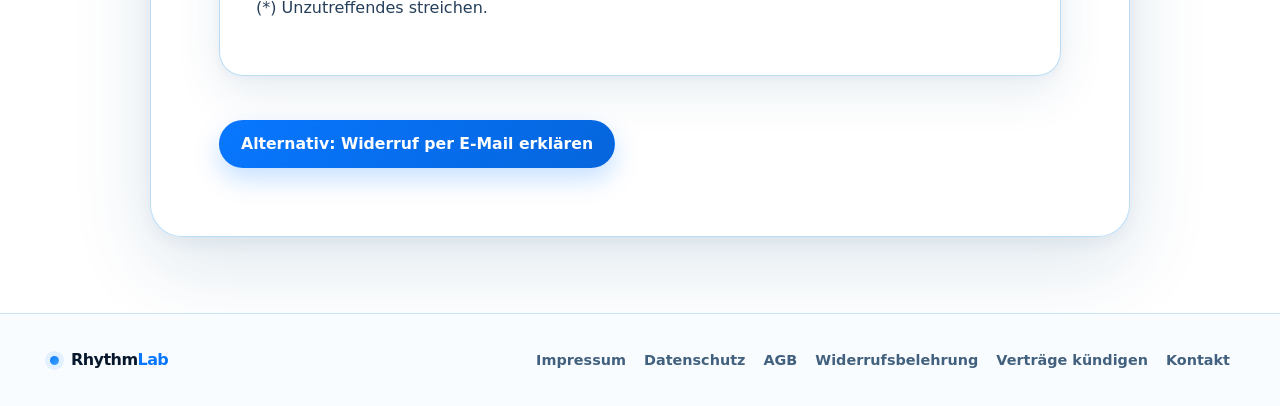
<file: widerruf.html>
<!DOCTYPE html>
<html lang="de">
<head>
<meta charset="UTF-8">
<meta name="viewport" content="width=device-width, initial-scale=1.0">
<title>Widerrufsbelehrung — RhythmLab</title>
<link href="fonts/fonts.css" rel="stylesheet">
<style>

/* RhythmLab Windows 11 unified design — all resources remain local. */
:root{
  --rl-blue:#0877ff;
  --rl-blue-deep:#0565dc;
  --rl-blue-soft:#42a5ff;
  --rl-ink:#07182d;
  --rl-text:#253e59;
  --rl-muted:#60758c;
  --rl-sky:#eaf7ff;
  --rl-card:rgba(255,255,255,.88);
  --rl-card-solid:#fff;
  --rl-line:#cce6f8;
  --rl-line-strong:#b4d9f3;
  --rl-green:#19a971;
  --rl-red:#dd4052;
  --rl-shadow:0 28px 80px rgba(23,82,132,.14),0 5px 20px rgba(23,82,132,.07);
  --rl-shadow-soft:0 16px 46px rgba(23,82,132,.10),0 2px 8px rgba(23,82,132,.05);
  --rl-radius-xl:32px;
  --rl-radius-lg:24px;
  --rl-radius-md:16px;
  --rl-font:"Segoe UI Variable Text","Segoe UI Variable","Segoe UI",system-ui,-apple-system,BlinkMacSystemFont,"Helvetica Neue",Arial,sans-serif;
}

html{scroll-behavior:smooth}
body.rl-secondary{
  min-height:100vh !important;
  margin:0 !important;
  padding:0 !important;
  display:flex !important;
  flex-direction:column !important;
  align-items:stretch !important;
  justify-content:flex-start !important;
  gap:0 !important;
  color:var(--rl-ink) !important;
  font-family:var(--rl-font) !important;
  font-size:16px !important;
  line-height:1.68 !important;
  background:
    radial-gradient(circle at 8% -5%,rgba(66,165,255,.30),transparent 34rem),
    radial-gradient(circle at 96% 16%,rgba(8,119,255,.13),transparent 31rem),
    linear-gradient(180deg,#f7fcff 0%,var(--rl-sky) 48%,#f9fcff 100%) !important;
  background-attachment:fixed !important;
  -webkit-font-smoothing:antialiased;
}
body.rl-secondary::before{
  content:"";
  position:fixed;
  inset:0;
  z-index:-1;
  pointer-events:none;
  opacity:.48;
  background-image:
    linear-gradient(rgba(255,255,255,.38) 1px,transparent 1px),
    linear-gradient(90deg,rgba(255,255,255,.38) 1px,transparent 1px);
  background-size:38px 38px;
  mask-image:linear-gradient(to bottom,#000,transparent 68%);
}
body.rl-secondary *,body.rl-secondary *::before,body.rl-secondary *::after{box-sizing:border-box}
body.rl-secondary .wrap{width:min(1180px,calc(100% - 48px)) !important;margin-inline:auto !important;padding:0 !important}
body.rl-secondary a{color:var(--rl-blue);text-underline-offset:3px;transition:color .18s ease,transform .18s ease,border-color .18s ease,background .18s ease}
body.rl-secondary a:hover{color:var(--rl-blue-deep)}

/* Shared Windows 11 navigation */
body.rl-secondary nav.top.rl-site-nav{
  position:sticky !important;
  inset:0 0 auto !important;
  z-index:100 !important;
  width:100% !important;
  margin:0 !important;
  padding:0 !important;
  border:0 !important;
  border-bottom:1px solid rgba(191,224,247,.90) !important;
  background:rgba(248,253,255,.78) !important;
  backdrop-filter:blur(26px) saturate(145%);
  -webkit-backdrop-filter:blur(26px) saturate(145%);
  box-shadow:0 9px 32px rgba(7,24,45,.055) !important;
}
body.rl-secondary nav.top.rl-site-nav .wrap{
  min-height:78px !important;
  display:flex !important;
  align-items:center !important;
  justify-content:space-between !important;
  gap:28px !important;
}
body.rl-secondary .brand{
  display:inline-flex !important;
  align-items:center !important;
  gap:12px !important;
  margin:0 !important;
  color:var(--rl-ink) !important;
  font-family:var(--rl-font) !important;
  font-size:1.14rem !important;
  font-weight:820 !important;
  letter-spacing:-.035em !important;
  line-height:1 !important;
  text-decoration:none !important;
  white-space:nowrap;
}
body.rl-secondary .brand-accent{color:var(--rl-blue)}
body.rl-secondary .mark{
  display:inline-block !important;
  flex:0 0 auto !important;
  width:13px !important;
  height:13px !important;
  border:0 !important;
  border-radius:50% !important;
  background:linear-gradient(135deg,var(--rl-blue),var(--rl-blue-soft)) !important;
  box-shadow:0 0 0 7px rgba(8,119,255,.10),0 5px 16px rgba(8,119,255,.32) !important;
}
body.rl-secondary nav .navlinks{display:flex;align-items:center;justify-content:center;gap:26px;margin-left:auto}
body.rl-secondary nav .navlinks a{color:#36516d;text-decoration:none;font-size:.92rem;font-weight:720;white-space:nowrap}
body.rl-secondary nav .navlinks a:hover{color:var(--rl-blue)}
body.rl-secondary .back{
  min-height:43px !important;
  margin:0 !important;
  padding:0 18px !important;
  display:inline-flex !important;
  align-items:center !important;
  gap:8px !important;
  border:1px solid var(--rl-line-strong) !important;
  border-radius:999px !important;
  color:var(--rl-ink) !important;
  background:rgba(255,255,255,.82) !important;
  box-shadow:0 7px 20px rgba(20,74,117,.075) !important;
  font-size:.92rem !important;
  font-weight:760 !important;
  line-height:1 !important;
  text-decoration:none !important;
  white-space:nowrap;
}
body.rl-secondary .back:hover{transform:translateY(-1px);border-color:#8fc8f2 !important;background:#fff !important}

/* Main surfaces and improved rhythm */
body.rl-secondary main{
  width:min(1020px,calc(100% - 48px)) !important;
  max-width:none !important;
  margin:58px auto 76px !important;
  padding:clamp(34px,5.5vw,68px) !important;
  border:1px solid rgba(181,218,245,.92) !important;
  border-radius:var(--rl-radius-xl) !important;
  color:var(--rl-ink) !important;
  background:var(--rl-card) !important;
  backdrop-filter:blur(24px) saturate(135%);
  -webkit-backdrop-filter:blur(24px) saturate(135%);
  box-shadow:var(--rl-shadow) !important;
}
body.rl-legal main{width:min(980px,calc(100% - 48px)) !important}
body.rl-legal-short main{width:min(820px,calc(100% - 48px)) !important}
body.rl-admin main{width:min(1080px,calc(100% - 48px)) !important}
body.rl-form-page:not(.rl-legal) main{width:min(840px,calc(100% - 48px)) !important}
body.rl-course-page main{width:min(1000px,calc(100% - 48px)) !important}
body.rl-secondary main>h1:first-child,
body.rl-secondary>div.card>h1{
  margin:0 0 16px !important;
  color:var(--rl-ink) !important;
  font-family:var(--rl-font) !important;
  font-size:clamp(2.25rem,5vw,4.15rem) !important;
  font-weight:830 !important;
  line-height:1.03 !important;
  letter-spacing:-.058em !important;
  background:linear-gradient(105deg,var(--rl-ink) 0%,#124f82 58%,var(--rl-blue) 100%) !important;
  -webkit-background-clip:text !important;
  background-clip:text !important;
  -webkit-text-fill-color:transparent !important;
}
body.rl-form-page main>h1:first-child{font-size:clamp(2.25rem,5vw,3.7rem) !important}
body.rl-secondary h1,body.rl-secondary h2,body.rl-secondary h3{
  color:var(--rl-ink) !important;
  font-family:var(--rl-font) !important;
  font-weight:790 !important;
  letter-spacing:-.038em !important;
  line-height:1.16 !important;
}
body.rl-secondary h2{
  margin:2.65em 0 .72em !important;
  padding-top:.2em !important;
  border-top:0 !important;
  font-size:clamp(1.55rem,3vw,2.25rem) !important;
}
body.rl-secondary main>h2:first-of-type{margin-top:2.15em !important}
body.rl-secondary h3{margin:1.5em 0 .55em !important;font-size:1.22rem !important}
body.rl-secondary p{margin:0 0 1.05em !important;color:var(--rl-text) !important;font-size:1rem !important}
body.rl-secondary p.lead,body.rl-secondary p.sub{max-width:760px;margin:0 0 32px !important;color:var(--rl-muted) !important;font-size:1.08rem !important;line-height:1.65 !important}
body.rl-secondary strong{color:var(--rl-ink) !important}
body.rl-secondary ul,body.rl-secondary ol{margin:0 0 1.25em !important;padding-left:1.35rem !important}
body.rl-secondary li{padding:.18em 0;color:var(--rl-text) !important}
body.rl-secondary hr{margin:36px 0 !important;border:0 !important;border-top:1px solid var(--rl-line) !important}
body.rl-secondary code{padding:.16em .45em;border:1px solid var(--rl-line);border-radius:7px;color:#0753aa;background:#eef8ff;font-family:ui-monospace,SFMono-Regular,Consolas,monospace}
body.rl-secondary dl{display:grid !important;grid-template-columns:minmax(185px,.72fr) minmax(0,1fr) !important;gap:10px 24px !important;margin:18px 0 !important}
body.rl-secondary dt{color:var(--rl-muted) !important;font-weight:690 !important}
body.rl-secondary dd{margin:0 !important;color:var(--rl-ink) !important;font-weight:680 !important}

/* Cards and content modules */
body.rl-secondary .card,
body.rl-secondary .block,
body.rl-secondary .withdraw-card,
body.rl-secondary .confirmation,
body.rl-secondary .form,
body.rl-secondary .key-card,
body.rl-secondary .contract-details,
body.rl-secondary .index,
body.rl-secondary .seal,
body.rl-secondary .item{
  border:1px solid rgba(183,219,245,.96) !important;
  border-radius:var(--rl-radius-lg) !important;
  color:var(--rl-ink) !important;
  background:rgba(255,255,255,.86) !important;
  box-shadow:var(--rl-shadow-soft) !important;
}
body.rl-secondary .card,
body.rl-secondary .block,
body.rl-secondary .withdraw-card,
body.rl-secondary .confirmation,
body.rl-secondary .form,
body.rl-secondary .key-card,
body.rl-secondary .contract-details{
  margin:26px 0 !important;
  padding:clamp(22px,4vw,36px) !important;
}
body.rl-secondary .card h2:first-child,body.rl-secondary .block h2:first-child{margin-top:0 !important;padding-top:0 !important}
body.rl-secondary .confirmation{border-color:rgba(25,169,113,.42) !important;background:linear-gradient(135deg,rgba(237,255,247,.96),rgba(255,255,255,.93)) !important}
body.rl-secondary .index{margin:30px 0 42px !important;padding:24px 28px !important}
body.rl-secondary .index-link{display:block;padding:8px 0 !important;color:#244968 !important;text-decoration:none !important;font-weight:690 !important}
body.rl-secondary .index-link:hover{color:var(--rl-blue) !important;transform:translateX(3px)}
body.rl-secondary .glossary dt{color:var(--rl-ink) !important;font-weight:800 !important}
body.rl-secondary .seal{margin-top:44px !important;padding:24px 28px !important}
body.rl-secondary .hint{
  margin:18px 0 !important;
  padding:16px 18px !important;
  border:0 !important;
  border-left:4px solid var(--rl-blue) !important;
  border-radius:0 var(--rl-radius-md) var(--rl-radius-md) 0 !important;
  color:var(--rl-muted) !important;
  background:#eff8ff !important;
}

/* Forms */
body.rl-secondary form{margin-top:20px}
body.rl-secondary .field{display:grid !important;gap:9px !important;margin:0 0 20px !important}
body.rl-secondary label{display:block !important;margin:0 !important;color:var(--rl-ink) !important;font-size:.94rem !important;font-weight:730 !important}
body.rl-secondary input:not([type="checkbox"]):not([type="radio"]),
body.rl-secondary textarea,
body.rl-secondary select{
  width:100% !important;
  min-width:0 !important;
  min-height:50px !important;
  margin:0 !important;
  padding:13px 15px !important;
  border:1px solid var(--rl-line-strong) !important;
  border-radius:14px !important;
  outline:0 !important;
  color:var(--rl-ink) !important;
  background:rgba(255,255,255,.94) !important;
  box-shadow:inset 0 1px 2px rgba(7,24,45,.035) !important;
  font:inherit !important;
  transition:border-color .18s ease,box-shadow .18s ease,transform .18s ease !important;
}
body.rl-secondary textarea{min-height:126px !important;resize:vertical !important}
body.rl-secondary input:focus,body.rl-secondary textarea:focus,body.rl-secondary select:focus{border-color:var(--rl-blue) !important;box-shadow:0 0 0 4px rgba(8,119,255,.13) !important}
body.rl-secondary input[type="checkbox"],body.rl-secondary input[type="radio"]{accent-color:var(--rl-blue)}
body.rl-secondary button,
body.rl-secondary .btn,
body.rl-secondary .action,
body.rl-secondary .add-lesson{
  width:auto !important;
  min-height:48px !important;
  margin:0 !important;
  padding:12px 21px !important;
  display:inline-flex !important;
  align-items:center !important;
  justify-content:center !important;
  gap:8px !important;
  border:1px solid transparent !important;
  border-radius:999px !important;
  color:#fff !important;
  background:linear-gradient(135deg,var(--rl-blue),var(--rl-blue-deep)) !important;
  box-shadow:0 11px 26px rgba(8,119,255,.23) !important;
  font:750 .98rem/1 var(--rl-font) !important;
  text-decoration:none !important;
  cursor:pointer !important;
  transition:transform .18s ease,box-shadow .18s ease,filter .18s ease !important;
}
body.rl-secondary button:hover,body.rl-secondary .btn:hover,body.rl-secondary .action:hover,body.rl-secondary .add-lesson:hover{transform:translateY(-2px);filter:saturate(1.08);box-shadow:0 16px 32px rgba(8,119,255,.28) !important}
body.rl-secondary button:disabled{opacity:.55 !important;cursor:not-allowed !important;transform:none !important}
body.rl-secondary button.secondary,body.rl-secondary .secondary{
  color:var(--rl-ink) !important;
  border-color:var(--rl-line-strong) !important;
  background:rgba(255,255,255,.94) !important;
  box-shadow:0 8px 20px rgba(24,81,126,.08) !important;
}
body.rl-secondary button.danger,body.rl-secondary .danger{color:#fff !important;background:linear-gradient(135deg,#ef5363,#cf3044) !important;box-shadow:0 11px 26px rgba(207,48,68,.21) !important}
body.rl-secondary .small{min-height:39px !important;padding:9px 15px !important;font-size:.88rem !important}
body.rl-secondary .form-status,body.rl-secondary .status,body.rl-secondary .status-line,body.rl-secondary .result{min-height:1.5em;margin:16px 0 0 !important;color:var(--rl-muted) !important;font-size:.93rem !important;font-weight:700 !important}
body.rl-secondary .ok{color:#0d8c5b !important}body.rl-secondary .err,body.rl-secondary .error{color:#c72f43 !important}

/* Cancellation / withdrawal */
body.rl-secondary .step-indicator{display:flex !important;gap:11px !important;flex-wrap:wrap !important;margin:30px 0 !important;font-family:var(--rl-font) !important}
body.rl-secondary .step-indicator span{padding:10px 16px !important;border:1px solid var(--rl-line) !important;border-radius:999px !important;color:var(--rl-muted) !important;background:rgba(255,255,255,.72) !important;font-size:.9rem !important;font-weight:720 !important}
body.rl-secondary .step-indicator .active{color:#fff !important;border-color:transparent !important;background:linear-gradient(135deg,var(--rl-blue),var(--rl-blue-soft)) !important;box-shadow:0 9px 22px rgba(8,119,255,.22) !important}
body.rl-secondary .card button:not(.small),body.rl-secondary .withdraw-card button:not(.small){margin-top:4px !important}
body.rl-secondary .card button+button,body.rl-secondary .withdraw-card button+button{margin-left:10px !important}
body.rl-secondary .line{display:inline-block;min-width:180px;border-bottom:1px solid #7d93aa}

/* Course builder */
body.rl-course-page .block{margin-top:30px !important}
body.rl-secondary .lesson-card{
  position:relative !important;
  margin:20px 0 !important;
  padding:26px !important;
  border:1px solid #c5e1f6 !important;
  border-radius:22px !important;
  background:linear-gradient(145deg,rgba(255,255,255,.96),rgba(238,248,255,.91)) !important;
  box-shadow:0 12px 34px rgba(24,81,126,.09) !important;
}
body.rl-secondary .lesson-card h3{margin-top:0 !important}
body.rl-secondary .lesson-card .remove-lesson{background:linear-gradient(135deg,#ef5363,#cf3044) !important}
body.rl-secondary .footer-actions{display:flex !important;align-items:center !important;gap:16px !important;flex-wrap:wrap !important;margin-top:32px !important}

/* Admin */
body.rl-admin .key-card{display:grid !important;grid-template-columns:minmax(220px,1fr) auto auto !important;align-items:center !important;gap:16px !important}
body.rl-admin .key-card label{display:flex !important;align-items:center !important;gap:8px !important;white-space:nowrap !important}
body.rl-admin #list{display:grid !important;gap:18px !important;margin-top:24px !important}
body.rl-admin .item{margin:0 !important;padding:24px !important}
body.rl-admin .top-row{display:flex !important;justify-content:space-between !important;gap:18px !important;align-items:flex-start !important;margin:0 0 12px !important}
body.rl-admin .name{color:var(--rl-ink) !important;font-size:1.02rem !important;font-weight:800 !important}
body.rl-admin .email,body.rl-admin .date{color:var(--rl-muted) !important}
body.rl-admin .meta,body.rl-admin .message{margin:13px 0 !important;padding:14px 16px !important;border-radius:14px !important;color:#34516d !important;background:#eff8ff !important}
body.rl-admin .actions{display:flex !important;gap:11px !important;align-items:center !important;flex-wrap:wrap !important;margin-top:17px !important}
body.rl-admin .badge{padding:5px 10px !important;border-radius:999px !important;color:#a65d00 !important;background:#fff2d9 !important;font-weight:800 !important}
body.rl-admin .empty{padding:34px !important;border:1px dashed #9eccec !important;border-radius:20px !important;text-align:center !important;color:var(--rl-muted) !important;background:rgba(255,255,255,.72) !important}

/* Compact success/cancel/password pages */
body.rl-compact>div.card{
  width:min(650px,calc(100% - 48px)) !important;
  max-width:none !important;
  margin:72px auto 42px !important;
  padding:clamp(34px,6vw,58px) !important;
  text-align:center !important;
}
body.rl-compact>div.card h1{font-size:clamp(2.15rem,5vw,3.45rem) !important}
body.rl-compact>div.card p{max-width:510px;margin-left:auto !important;margin-right:auto !important}
body.rl-compact>div.card .field{text-align:left !important}
body.rl-compact>div.card .icon,body.rl-compact>div.card .check{
  width:70px !important;
  height:70px !important;
  margin:0 auto 24px !important;
  display:grid !important;
  place-items:center !important;
  border-radius:22px !important;
  color:var(--rl-blue) !important;
  background:linear-gradient(135deg,#eef9ff,#d6eeff) !important;
  box-shadow:0 12px 28px rgba(8,119,255,.14) !important;
  font-size:2rem !important;
}
body.rl-compact>div.card .check{color:var(--rl-green) !important;background:linear-gradient(135deg,#ecfff6,#d9f8eb) !important}
body.rl-compact>div.card button{width:100% !important;margin-top:4px !important}

/* Shared footer */
body.rl-secondary footer.rl-site-footer{
  width:100% !important;
  max-width:none !important;
  margin:auto 0 0 !important;
  padding:34px 0 !important;
  display:block !important;
  border:0 !important;
  border-top:1px solid rgba(191,224,247,.82) !important;
  color:#637a92 !important;
  background:rgba(248,252,255,.76) !important;
  backdrop-filter:blur(18px);
  -webkit-backdrop-filter:blur(18px);
  text-align:left !important;
}
body.rl-secondary footer .wrap{display:flex !important;align-items:center !important;justify-content:space-between !important;gap:24px !important;flex-wrap:wrap !important}
body.rl-secondary footer .footer-brand{font-size:1rem !important}
body.rl-secondary footer .mark{width:9px !important;height:9px !important;box-shadow:0 0 0 5px rgba(8,119,255,.09) !important}
body.rl-secondary footer .legal{display:flex !important;align-items:center !important;justify-content:flex-end !important;gap:18px !important;flex-wrap:wrap !important}
body.rl-secondary footer a{color:#42617e !important;font-size:.9rem !important;font-weight:680 !important;text-decoration:none !important}
body.rl-secondary footer a:hover{color:var(--rl-blue) !important}

/* Reference index refinements: more consistent spacing and cards. */
body.rl-index{font-family:var(--rl-font)}
body.rl-index .nav{padding-left:clamp(20px,4vw,58px) !important;padding-right:clamp(20px,4vw,58px) !important;min-height:78px !important;gap:24px !important}
body.rl-index .nav .navlinks{gap:clamp(16px,2vw,30px) !important}
body.rl-index .hero{padding-top:110px !important;padding-bottom:92px !important}
body.rl-index section:not(.hero){padding-top:clamp(88px,9vw,132px) !important;padding-bottom:clamp(88px,9vw,132px) !important}
body.rl-index section+section{border-top-color:rgba(204,230,248,.58) !important}
body.rl-index .section-head{margin-bottom:clamp(36px,5vw,56px) !important}
body.rl-index .section-head .sub{max-width:680px !important;line-height:1.65 !important}
body.rl-index .feature-card,body.rl-index .flow-card,body.rl-index .teacher-card,body.rl-index .price-card{border-radius:26px !important;box-shadow:var(--rl-shadow-soft) !important}
body.rl-index .functional-download{position:relative;overflow:hidden}
body.rl-index .functional-download::before{content:"";position:absolute;inset:auto -12% -35% 45%;height:430px;border-radius:50%;background:radial-gradient(circle,rgba(66,165,255,.22),transparent 66%);pointer-events:none}
body.rl-index .functional-download .download-shell{position:relative;display:grid;grid-template-columns:minmax(0,1.15fr) minmax(260px,.85fr);gap:28px;align-items:stretch;margin-top:38px}
body.rl-index .functional-download .download-card,body.rl-index .functional-download .link-card{padding:34px;border:1px solid #c9e5f8;border-radius:28px;background:rgba(255,255,255,.90);box-shadow:0 22px 60px rgba(24,81,126,.12)}
body.rl-index .functional-download .download-card{display:flex;flex-direction:column;align-items:flex-start;justify-content:center;min-height:260px}
body.rl-index .functional-download .download-card .os-pill{display:inline-flex;padding:8px 13px;border-radius:999px;color:#0862c6;background:#e5f3ff;font-weight:800}
body.rl-index .functional-download .download-card h3{margin:20px 0 10px;font-size:2rem}
body.rl-index .functional-download .download-card p{margin:0 0 24px;color:#5e718a;line-height:1.65}
body.rl-index .functional-download .link-card{display:grid;align-content:center;gap:14px}
body.rl-index .functional-download .link-card a{display:flex;justify-content:space-between;gap:15px;padding:17px 18px;border:1px solid #d2e9fa;border-radius:16px;background:#f7fbff;color:#163d63;text-decoration:none;font-weight:800}
body.rl-index .functional-download .link-card a:hover{border-color:#91cafa;transform:translateY(-1px)}
body.rl-index footer .legal{display:flex;gap:16px;align-items:center;flex-wrap:wrap}
body.rl-index footer .legal a{color:#d9ecff;text-decoration:none;font-size:.92rem}
body.rl-index footer .legal a:hover{color:#fff}

@media (max-width:960px){
  body.rl-secondary nav .navlinks{display:none}
  body.rl-index .nav .navlinks{display:none !important}
}
@media (max-width:760px){
  body.rl-secondary .wrap,body.rl-secondary main{width:min(100% - 24px,1020px) !important}
  body.rl-secondary nav.top.rl-site-nav .wrap{min-height:68px !important;gap:14px !important}
  body.rl-secondary .back{min-height:40px !important;padding:0 13px !important;font-size:.86rem !important}
  body.rl-secondary main{margin:28px auto 48px !important;padding:30px 21px !important;border-radius:24px !important}
  body.rl-secondary main>h1:first-child{font-size:clamp(2rem,10vw,3.15rem) !important}
  body.rl-secondary h2{margin-top:2.2em !important}
  body.rl-secondary dl{grid-template-columns:1fr !important;gap:3px 0 !important}
  body.rl-secondary dd{margin-bottom:12px !important}
  body.rl-secondary .key-card{grid-template-columns:1fr !important}
  body.rl-admin .top-row{display:block !important}
  body.rl-secondary .card button+button,body.rl-secondary .withdraw-card button+button{margin:10px 0 0 !important}
  body.rl-secondary .card button,body.rl-secondary .withdraw-card button{width:100% !important}
  body.rl-compact>div.card{width:min(100% - 24px,650px) !important;margin:28px auto 30px !important;padding:32px 22px !important}
  body.rl-secondary footer .wrap{align-items:flex-start !important;flex-direction:column !important}
  body.rl-secondary footer .legal{justify-content:flex-start !important;gap:13px 17px !important}
  body.rl-index .nav{min-height:68px !important}
  body.rl-index .nav .actions .btn-secondary{display:none !important}
  body.rl-index .hero{padding-top:86px !important;padding-bottom:68px !important}
  body.rl-index section:not(.hero){padding-top:76px !important;padding-bottom:76px !important}
  body.rl-index .functional-download .download-shell{grid-template-columns:1fr}
  body.rl-index .functional-download .download-card,body.rl-index .functional-download .link-card{padding:25px;border-radius:22px}
}
@media (prefers-reduced-motion:reduce){html{scroll-behavior:auto}*,*::before,*::after{animation-duration:.01ms!important;animation-iteration-count:1!important;transition-duration:.01ms!important}}
@media print{
  body.rl-secondary{display:block !important;background:#fff !important}
  body.rl-secondary::before,body.rl-secondary nav.top,body.rl-secondary footer{display:none !important}
  body.rl-secondary main{width:100% !important;margin:0 !important;padding:0 !important;border:0 !important;box-shadow:none !important;background:#fff !important}
}


/* Seitenspezifische Korrektur für die AGB-Seite */
body.rl-win11.rl-secondary.rl-legal main > h1:first-child {
  line-height: 1.10 !important;
  padding-bottom: 0.10em !important;
  overflow: visible !important;
}
body.rl-win11.rl-secondary.rl-legal main > h1:first-child + p {
  margin-top: 0.15rem !important;
}


/* Einheitliche RhythmLab-Hauptnavigation wie auf der Startseite */
body.rl-win11 {
  padding-top: 0;
}

nav.nav {
  position: fixed;
  z-index: 1000;
  top: 16px;
  left: 50%;
  transform: translateX(-50%);
  width: min(1180px, calc(100% - 30px));
  min-height: 64px;
  display: grid;
  grid-template-columns: auto minmax(0, 1fr) auto;
  align-items: center;
  column-gap: 20px;
  padding: 10px 14px;
  border: 1px solid rgba(255,255,255,.72);
  border-radius: 22px;
  background: rgba(255,255,255,.88);
  backdrop-filter: blur(18px);
  -webkit-backdrop-filter: blur(18px);
  box-shadow: 0 14px 40px rgba(13,57,93,.12);
  font-family: "Inter", ui-sans-serif, system-ui, -apple-system,
    BlinkMacSystemFont, "Segoe UI", sans-serif;
}

nav.nav a {
  text-decoration: none !important;
}

nav.nav .brand {
  display: inline-flex;
  align-items: center;
  min-height: 42px;
  padding: 0 4px;
  border-radius: 11px;
  color: #07182d;
  font-size: 1.22rem;
  font-weight: 900;
  letter-spacing: -.04em;
  line-height: 1;
  white-space: nowrap;
}

nav.nav .brand span {
  color: #0877ff;
}

nav.nav .navlinks {
  display: flex;
  align-items: center;
  justify-content: flex-end;
  gap: 3px;
  min-width: 0;
  height: 42px;
  margin: 0;
}

nav.nav .navlinks > a {
  position: relative;
  display: inline-flex;
  align-items: center;
  justify-content: center;
  height: 42px;
  padding: 0 12px;
  border-radius: 11px;
  color: #3d536c;
  font-size: .92rem;
  font-weight: 800;
  line-height: 1;
  white-space: nowrap;
  transition:
    color .2s ease,
    background-color .2s ease,
    transform .2s ease;
}

nav.nav .navlinks > a:hover {
  color: #0877ff;
  background: #eef7ff;
}

nav.nav .nav-actions {
  display: flex;
  align-items: center;
  justify-content: flex-end;
  min-height: 42px;
}

nav.nav .nav-download {
  display: inline-flex;
  align-items: center;
  justify-content: center;
  min-width: 112px;
  height: 42px;
  padding: 0 18px;
  border-radius: 12px;
  background: #0877ff;
  color: #fff;
  font-weight: 900;
  line-height: 1;
  white-space: nowrap;
  box-shadow: 0 9px 22px rgba(8,119,255,.22);
  transition:
    background-color .2s ease,
    transform .2s ease,
    box-shadow .2s ease;
}

nav.nav .nav-download:hover {
  background: #006be8;
  transform: translateY(-1px);
}

nav.nav .nav-current {
  display: none;
  min-width: 0;
  overflow: hidden;
  color: #4f6580;
  font-size: .86rem;
  font-weight: 800;
  text-align: center;
  text-overflow: ellipsis;
  white-space: nowrap;
}

/* Genügend Abstand für die schwebende Navigation */
body.rl-win11.rl-secondary:not(.rl-status-page) main {
  padding-top: 132px !important;
}

body.rl-win11.rl-status-page {
  padding-top: 104px !important;
}

@media (max-width: 1080px) {
  nav.nav {
    column-gap: 12px;
  }

  nav.nav .navlinks > a {
    padding: 0 9px;
    font-size: .86rem;
  }
}

@media (max-width: 900px) {
  nav.nav {
    grid-template-columns: auto minmax(0, 1fr) auto;
  }

  nav.nav .navlinks {
    display: none !important;
  }

  nav.nav .nav-current {
    display: block;
  }
}

@media (max-width: 480px) {
  nav.nav {
    top: 8px;
    width: calc(100% - 16px);
    column-gap: 8px;
    padding: 8px 10px;
  }

  nav.nav .brand {
    font-size: 1.05rem;
  }

  nav.nav .nav-current {
    font-size: .78rem;
  }

  nav.nav .nav-download {
    min-width: 96px;
    height: 40px;
    padding: 0 13px;
    font-size: .88rem;
  }

  body.rl-win11.rl-secondary:not(.rl-status-page) main {
    padding-top: 112px !important;
  }

  body.rl-win11.rl-status-page {
    padding-top: 88px !important;
  }
}





/* RhythmLab-Logo exakt wie in der Referenzdatei */
nav.nav > .brand,
nav.top.rl-site-nav .brand {
  display: inline-flex !important;
  align-items: center !important;
  gap: 12px !important;
  margin: 0 !important;
  padding: 0 !important;
  color: var(--rl-ink, #07182d) !important;
  font-family: var(
    --rl-font,
    "Segoe UI Variable Text",
    "Segoe UI Variable",
    "Segoe UI",
    system-ui,
    -apple-system,
    BlinkMacSystemFont,
    "Helvetica Neue",
    Arial,
    sans-serif
  ) !important;
  font-size: 1.14rem !important;
  font-weight: 820 !important;
  letter-spacing: -.035em !important;
  line-height: 1 !important;
  text-decoration: none !important;
  white-space: nowrap !important;
  border: 0 !important;
  border-radius: 0 !important;
  background: transparent !important;
  box-shadow: none !important;
  transform: none !important;
}

nav.nav > .brand:hover,
nav.nav > .brand:focus-visible,
nav.top.rl-site-nav .brand:hover,
nav.top.rl-site-nav .brand:focus-visible {
  color: var(--rl-ink, #07182d) !important;
  background: transparent !important;
  transform: none !important;
}

nav.nav > .brand .brand-accent,
nav.top.rl-site-nav .brand .brand-accent {
  color: var(--rl-blue, #0877ff) !important;
}

nav.nav > .brand .mark,
nav.top.rl-site-nav .brand .mark {
  display: inline-block !important;
  flex: 0 0 auto !important;
  width: 13px !important;
  height: 13px !important;
  border: 0 !important;
  border-radius: 50% !important;
  background: linear-gradient(
    135deg,
    var(--rl-blue, #0877ff),
    var(--rl-blue-soft, #42a5ff)
  ) !important;
  box-shadow:
    0 0 0 7px rgba(8,119,255,.10),
    0 5px 16px rgba(8,119,255,.32) !important;
}

@media (max-width: 480px) {
  nav.nav > .brand,
  nav.top.rl-site-nav .brand {
    gap: 10px !important;
    font-size: 1.05rem !important;
  }

  nav.nav > .brand .mark,
  nav.top.rl-site-nav .brand .mark {
    width: 11px !important;
    height: 11px !important;
    box-shadow:
      0 0 0 5px rgba(8,119,255,.10),
      0 4px 13px rgba(8,119,255,.28) !important;
  }
}



/* Seitenspezifische Korrekturen für die Widerrufsseite */
body.rl-win11.rl-form-page.rl-legal h1,
body.rl-win11.rl-form-page.rl-legal h2,
body.rl-win11.rl-form-page.rl-legal h3 {
  line-height: 1.24 !important;
  padding-bottom: .10em !important;
  overflow: visible !important;
}

body.rl-win11.rl-form-page.rl-legal main {
  width: min(980px, calc(100% - 48px)) !important;
}

body.rl-win11.rl-form-page.rl-legal .withdraw-card,
body.rl-win11.rl-form-page.rl-legal .confirmation,
body.rl-win11.rl-form-page.rl-legal .form {
  border-radius: 24px !important;
}

/* Ursprünglicher Standardzustand: Bestätigung verborgen */
body.rl-win11.rl-form-page.rl-legal .confirmation {
  display: none;
}

/* Formular übersichtlich halten */
body.rl-win11.rl-form-page.rl-legal .withdraw-card {
  margin-top: 22px !important;
}

body.rl-win11.rl-form-page.rl-legal .withdraw-card h3,
body.rl-win11.rl-form-page.rl-legal .confirmation h3 {
  margin-top: 0 !important;
}

body.rl-win11.rl-form-page.rl-legal button.submit-btn {
  width: 100% !important;
}

body.rl-win11.rl-form-page.rl-legal .action {
  margin-top: 18px !important;
}

/* Genügend Abstand für die schwebende Navigation */
body.rl-win11.rl-form-page.rl-legal {
  padding-top: 104px !important;
}

@media (max-width: 760px) {
  body.rl-win11.rl-form-page.rl-legal {
    padding-top: 88px !important;
  }

  body.rl-win11.rl-form-page.rl-legal main {
    width: min(100% - 24px, 980px) !important;
  }

  body.rl-win11.rl-form-page.rl-legal .withdraw-card,
  body.rl-win11.rl-form-page.rl-legal .confirmation,
  body.rl-win11.rl-form-page.rl-legal .form {
    padding: 24px 20px !important;
    border-radius: 20px !important;
  }
}

</style>
</head>
<body class="rl-win11 rl-secondary rl-form-page rl-legal">
<nav class="nav" aria-label="Hauptnavigation">
  <a class="brand" href="index.html" aria-label="RhythmLab Startseite">
    <span class="mark" aria-hidden="true"></span>
    <span>Rhythm<span class="brand-accent">Lab</span></span>
  </a>
  <span class="nav-current" aria-live="polite">Widerrufsbelehrung</span>
  <div class="navlinks">
    <a href="index.html#ablauf">Lernablauf</a>
    <a href="index.html#lehrer">Für Lehrer</a>
    <a href="index.html#loesung">Funktionen</a>
    <a href="index.html#preis">Preis</a>
    <a href="kurs-erstellen.html">Kurs erstellen</a>
  </div>
  <div class="nav-actions">
    <a class="nav-download" href="index.html#download">Download</a>
  </div>
</nav>
<main>
  <h1>Widerrufsbelehrung</h1>
  <p>Stand: 02. August 2026</p>

  <h2>Widerrufsrecht</h2>
  <p>Sie haben das Recht, binnen vierzehn Tagen ohne Angabe von Gründen diesen
     Vertrag zu widerrufen.</p>
  <p>Die Widerrufsfrist beträgt vierzehn Tage ab dem Tag des
     Vertragsabschlusses.</p>
  <p>Um Ihr Widerrufsrecht auszuüben, müssen Sie uns (Timo Karl, handelnd unter
     RhythmLab, Panoramastraße 1, 71711 Steinheim an der Murr, Deutschland,
     Telefon: +49 (0) 15253429601, E-Mail:
     <a href="mailto:info@drumtiming.com">info@drumtiming.com</a>) mittels
     einer eindeutigen Erklärung (z. B. ein mit der Post versandter Brief,
     eine E-Mail, oder das elektronische Formular weiter unten auf dieser
     Seite) über Ihren Entschluss, diesen Vertrag zu widerrufen,
     informieren. Sie können dafür auch das weiter unten abgedruckte
     Muster-Widerrufsformular verwenden, das jedoch nicht vorgeschrieben
     ist.</p>
  <p>Zur Wahrung der Widerrufsfrist reicht es aus, dass Sie die Mitteilung über
     die Ausübung des Widerrufsrechts vor Ablauf der Widerrufsfrist absenden.</p>

  <h2>Widerruf elektronisch erklären</h2>
  <div class="withdraw-card" id="withdraw-form-card">
    <h3>Direkt hier widerrufen</h3>
    <p class="hint">Nach dem Absenden erhalten Sie sofort eine Bestätigung auf
       dieser Seite sowie eine automatische Eingangsbestätigung per E-Mail.
       Ihr Widerruf wird danach von uns bearbeitet (Stornierung des Abos,
       ggf. anteilige Rückerstattung) — hierüber informieren wir Sie separat.</p>

    <form id="withdraw-form">
      <div class="field">
        <label for="w-name">Name</label>
        <input type="text" id="w-name" required>
      </div>
      <div class="field">
        <label for="w-email">E-Mail-Adresse Ihres Kontos</label>
        <input type="email" id="w-email" required>
      </div>
      <div class="field">
        <label for="w-order">Bestell-/Vertragsnummer (falls bekannt, optional)</label>
        <input type="text" id="w-order">
      </div>
      <div class="field">
        <label for="w-message">Nachricht (optional)</label>
        <textarea id="w-message" placeholder="z. B. Datum der Bestellung, weitere Angaben"></textarea>
      </div>
      <button type="submit" class="submit-btn" id="w-submit">Widerruf jetzt absenden</button>
      <div class="form-status" id="w-status"></div>
    </form>
  </div>

  <div class="confirmation" id="withdraw-confirmation">
    <h3>✓ Ihr Widerruf ist eingegangen</h3>
    <p>Wir haben Ihren Widerruf am <strong id="w-confirmed-time"></strong>
       erhalten. Eine Eingangsbestätigung wurde zusätzlich an Ihre
       E-Mail-Adresse verschickt. Wir bearbeiten Ihren Widerruf
       schnellstmöglich und melden uns gesondert, sobald er abgeschlossen
       ist.</p>
  </div>

  <h2>Folgen des Widerrufs</h2>
  <p>Wenn Sie diesen Vertrag widerrufen, haben wir Ihnen alle Zahlungen, die
     wir von Ihnen erhalten haben, einschließlich der Lieferkosten (mit
     Ausnahme der zusätzlichen Kosten, die sich daraus ergeben, dass Sie eine
     andere Art der Lieferung als die von uns angebotene, günstigste
     Standardlieferung gewählt haben), unverzüglich und spätestens binnen
     vierzehn Tagen ab dem Tag zurückzuzahlen, an dem die Mitteilung über Ihren
     Widerruf dieses Vertrags bei uns eingegangen ist.</p>
  <p>Für diese Rückzahlung verwenden wir dasselbe Zahlungsmittel, das Sie bei
     der ursprünglichen Transaktion eingesetzt haben, es sei denn, mit Ihnen
     wurde ausdrücklich etwas anderes vereinbart; in keinem Fall werden Ihnen
     wegen dieser Rückzahlung Entgelte berechnet.</p>
  <p>Haben Sie verlangt, dass die Dienstleistungen während der Widerrufsfrist
     beginnen sollen, so haben Sie uns einen angemessenen Betrag zu zahlen, der
     dem Anteil der bis zu dem Zeitpunkt, zu dem Sie uns von der Ausübung des
     Widerrufsrechts hinsichtlich dieses Vertrags unterrichten, bereits
     erbrachten Dienstleistungen im Vergleich zum Gesamtumfang der im Vertrag
     vorgesehenen Dienstleistungen entspricht.</p>

  <h2>Muster-Widerrufsformular</h2>
  <p>(Wenn Sie den Vertrag lieber postalisch oder per E-Mail widerrufen
     wollen, statt das Formular oben zu nutzen, dann füllen Sie bitte dieses
     Formular aus und senden Sie es zurück.)</p>
  <div class="form">
    <p>An: Timo Karl, handelnd unter RhythmLab, Panoramastraße 1,
       71711 Steinheim an der Murr, Deutschland,
       E-Mail: info@drumtiming.com</p>
    <p>Hiermit widerrufe(n) ich/wir (*) den von mir/uns (*) abgeschlossenen
       Vertrag über die Erbringung der folgenden Dienstleistung:</p>
    <p>RhythmLab-Abonnement / Vertrags- oder Bestellnummer:
       <span class="line"></span></p>
    <p>Bestellt am: <span class="line"></span></p>
    <p>Name des/der Verbraucher(s): <span class="line"></span></p>
    <p>Anschrift des/der Verbraucher(s): <span class="line"></span></p>
    <p>Unterschrift des/der Verbraucher(s):
       <span class="line"></span>
       (nur bei Mitteilung auf Papier)</p>
    <p>Datum: <span class="line"></span></p>
    <p>(*) Unzutreffendes streichen.</p>
  </div>
  <a class="action"
     href="mailto:info@drumtiming.com?subject=Widerruf%20RhythmLab-Abonnement">
    Alternativ: Widerruf per E-Mail erklären
  </a>
</main>
<footer class="rl-site-footer">
  <div class="wrap">
    <a class="brand footer-brand" href="index.html" aria-label="RhythmLab Startseite">
      <span class="mark" aria-hidden="true"></span>
      <span>Rhythm<span class="brand-accent">Lab</span></span>
    </a>
    <div class="legal">
      <a href="impressum.html">Impressum</a>
      <a href="datenschutz.html">Datenschutz</a>
      <a href="agb.html">AGB</a>
      <a href="widerruf.html">Widerrufsbelehrung</a>
      <a href="kuendigen.html">Verträge kündigen</a>
      <a href="mailto:info@drumtiming.com">Kontakt</a>
    </div>
  </div>
</footer>
<script>
  // Erkennt automatisch, ob diese Seite lokal (zum Testen) oder auf
  // der echten Website aufgerufen wird, und wählt das passende
  // Backend — kein manuelles Umschalten mehr nötig, siehe
  // PATCH_ANLEITUNG_CORS_LOKAL.md.
  const _isLocal = ["localhost", "127.0.0.1", ""].includes(location.hostname);
  const API_BASE_URL = _isLocal
    ? "http://127.0.0.1:8000"
    : "https://api.drumtiming.com";

  const form = document.getElementById("withdraw-form");
  const statusEl = document.getElementById("w-status");
  const submitBtn = document.getElementById("w-submit");
  const formCard = document.getElementById("withdraw-form-card");
  const confirmationEl = document.getElementById("withdraw-confirmation");
  const confirmedTimeEl = document.getElementById("w-confirmed-time");

  form.addEventListener("submit", async (e) => {
    e.preventDefault();
    statusEl.textContent = "";
    statusEl.className = "form-status";

    const payload = {
      full_name: document.getElementById("w-name").value.trim(),
      email: document.getElementById("w-email").value.trim(),
      order_reference: document.getElementById("w-order").value.trim() || null,
      message: document.getElementById("w-message").value.trim() || null,
    };

    if (!payload.full_name || !payload.email) {
      statusEl.textContent = "Bitte Name und E-Mail-Adresse angeben.";
      statusEl.className = "form-status err";
      return;
    }

    submitBtn.disabled = true;
    statusEl.textContent = "Wird gesendet …";

    try {
      const res = await fetch(`${API_BASE_URL}/withdrawals`, {
        method: "POST",
        headers: { "Content-Type": "application/json" },
        body: JSON.stringify(payload),
      });

      if (res.ok) {
        const data = await res.json();
        const submitted = new Date(data.submitted_at);
        confirmedTimeEl.textContent = submitted.toLocaleString("de-DE", {
          day: "2-digit", month: "2-digit", year: "numeric",
          hour: "2-digit", minute: "2-digit",
        }) + " Uhr";
        formCard.style.display = "none";
        confirmationEl.style.display = "block";
        confirmationEl.scrollIntoView({ behavior: "smooth", block: "start" });
      } else {
        let msg = "Der Widerruf konnte nicht übermittelt werden. Bitte versuchen Sie es erneut oder nutzen Sie die E-Mail-/Postoption.";
        try {
          const data = await res.json();
          if (data.detail) msg = typeof data.detail === "string" ? data.detail : msg;
        } catch (_) {}
        statusEl.textContent = msg;
        statusEl.className = "form-status err";
        submitBtn.disabled = false;
      }
    } catch (err) {
      statusEl.textContent = "Netzwerkfehler — bitte später erneut versuchen oder die E-Mail-/Postoption nutzen.";
      statusEl.className = "form-status err";
      submitBtn.disabled = false;
    }
  });
</script>

</body>
</html>
</file>
<file: fonts/fonts.css>
@font-face {
  font-family: 'Space Grotesk';
  font-style: normal;
  font-weight: 500;
  font-display: swap;
  src: url('/fonts/space-grotesk-500.woff2') format('woff2');
}
@font-face {
  font-family: 'Space Grotesk';
  font-style: normal;
  font-weight: 600;
  font-display: swap;
  src: url('/fonts/space-grotesk-600.woff2') format('woff2');
}
@font-face {
  font-family: 'Space Grotesk';
  font-style: normal;
  font-weight: 700;
  font-display: swap;
  src: url('/fonts/space-grotesk-700.woff2') format('woff2');
}
@font-face {
  font-family: 'Inter';
  font-style: normal;
  font-weight: 400;
  font-display: swap;
  src: url('/fonts/inter-400.woff2') format('woff2');
}
@font-face {
  font-family: 'Inter';
  font-style: normal;
  font-weight: 500;
  font-display: swap;
  src: url('/fonts/inter-500.woff2') format('woff2');
}
@font-face {
  font-family: 'Inter';
  font-style: normal;
  font-weight: 600;
  font-display: swap;
  src: url('/fonts/inter-600.woff2') format('woff2');
}
@font-face {
  font-family: 'JetBrains Mono';
  font-style: normal;
  font-weight: 500;
  font-display: swap;
  src: url('/fonts/jetbrains-mono-500.woff2') format('woff2');
}
@font-face {
  font-family: 'JetBrains Mono';
  font-style: normal;
  font-weight: 600;
  font-display: swap;
  src: url('/fonts/jetbrains-mono-600.woff2') format('woff2');
}
</file>
